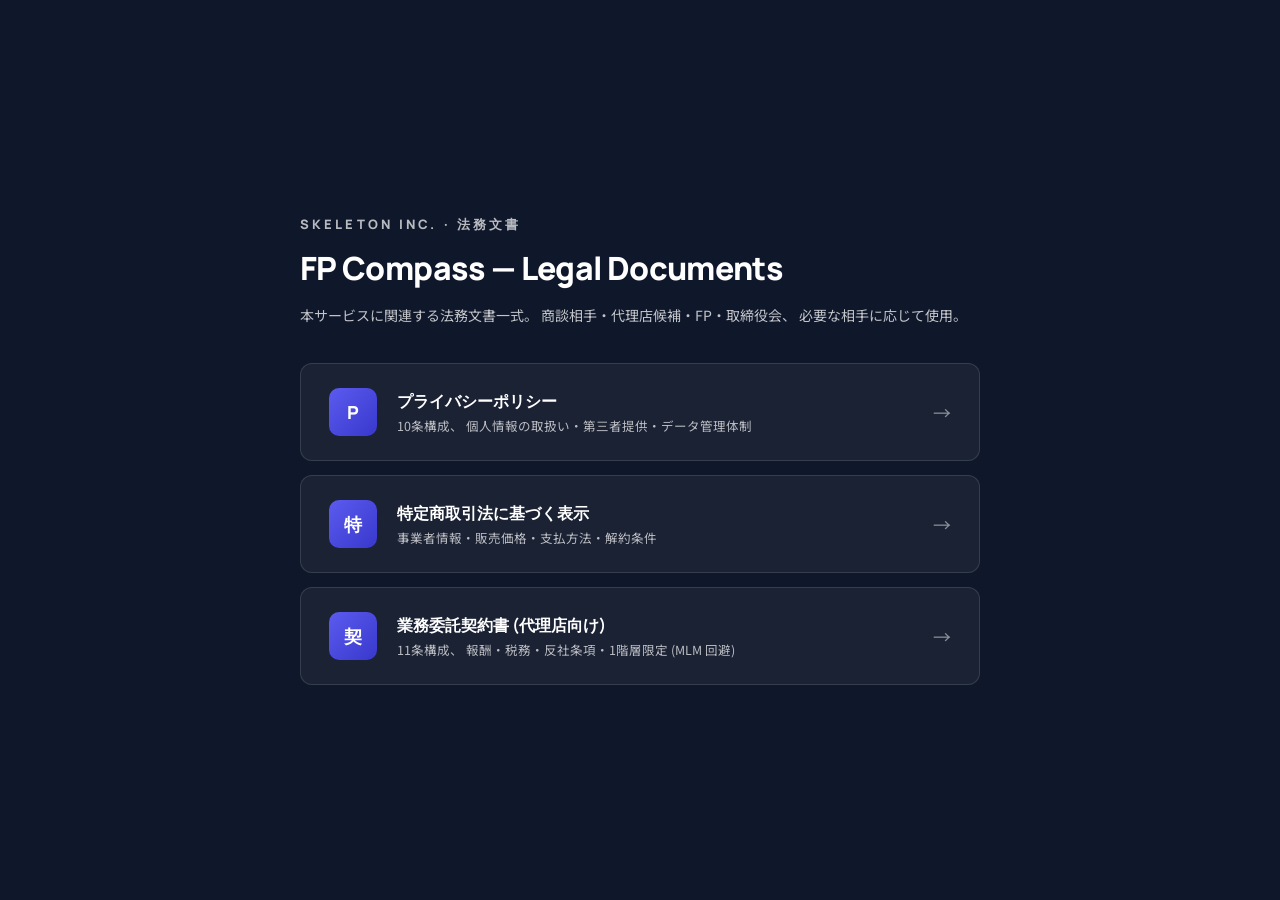
<file: legal/index.html>
<!doctype html>
<html lang="ja">
<head>
<meta charset="utf-8">
<meta name="viewport" content="width=device-width,initial-scale=1">
<title>法務文書 — FP Compass | Skeleton Inc.</title>
<link href="https://fonts.googleapis.com/css2?family=Manrope:wght@600;700;800&family=Noto+Sans+JP:wght@400;500;700&display=swap" rel="stylesheet">
<style>
  *,*::before,*::after { box-sizing:border-box; }
  body { margin:0; font-family:'Noto Sans JP',sans-serif; background:#0F172A; color:#fff;
    min-height:100vh; display:grid; place-items:center; padding:40px 20px;
    -webkit-font-smoothing:antialiased; }
  .wrap { max-width:680px; width:100%; }
  .brand { font-family:'Manrope',sans-serif; font-weight:800; font-size:13px;
    letter-spacing:0.24em; text-transform:uppercase; opacity:0.7; margin-bottom:12px; }
  h1 { font-family:'Manrope',sans-serif; font-weight:800; font-size:32px;
    letter-spacing:-0.02em; margin:0 0 12px; }
  .sub { font-size:14px; opacity:0.75; line-height:1.7; margin-bottom:36px; }
  .grid { display:grid; gap:14px; }
  .card {
    background:rgba(255,255,255,0.05); border:1px solid rgba(255,255,255,0.12);
    border-radius:12px; padding:24px 28px;
    text-decoration:none; color:inherit;
    display:grid; grid-template-columns:auto 1fr auto; gap:20px; align-items:center;
    transition:background .2s, transform .15s;
  }
  .card:hover { background:rgba(255,255,255,0.08); transform:translateX(4px); }
  .card-icon {
    width:48px; height:48px; border-radius:10px;
    background:linear-gradient(135deg,#5B5BF0,#3838CC);
    display:grid; place-items:center;
    font-family:'Manrope',sans-serif; font-weight:800; font-size:18px;
  }
  .card-title { font-family:'Manrope',sans-serif; font-weight:700; font-size:16px; }
  .card-desc { font-size:12.5px; opacity:0.7; margin-top:3px; }
  .card-arrow { font-size:18px; opacity:0.5; }
</style>
</head>
<body>
<div class="wrap">
  <div class="brand">Skeleton Inc. · 法務文書</div>
  <h1>FP Compass — Legal Documents</h1>
  <p class="sub">本サービスに関連する法務文書一式。 商談相手・代理店候補・FP・取締役会、 必要な相手に応じて使用。</p>

  <div class="grid">
    <a class="card" href="./privacy.html">
      <div class="card-icon">P</div>
      <div>
        <div class="card-title">プライバシーポリシー</div>
        <div class="card-desc">10条構成、 個人情報の取扱い・第三者提供・データ管理体制</div>
      </div>
      <div class="card-arrow">→</div>
    </a>
    <a class="card" href="./specified-commercial.html">
      <div class="card-icon">特</div>
      <div>
        <div class="card-title">特定商取引法に基づく表示</div>
        <div class="card-desc">事業者情報・販売価格・支払方法・解約条件</div>
      </div>
      <div class="card-arrow">→</div>
    </a>
    <a class="card" href="./contract.html">
      <div class="card-icon">契</div>
      <div>
        <div class="card-title">業務委託契約書 (代理店向け)</div>
        <div class="card-desc">11条構成、 報酬・税務・反社条項・1階層限定 (MLM 回避)</div>
      </div>
      <div class="card-arrow">→</div>
    </a>
  </div>
</div>
</body>
</html>
</file>
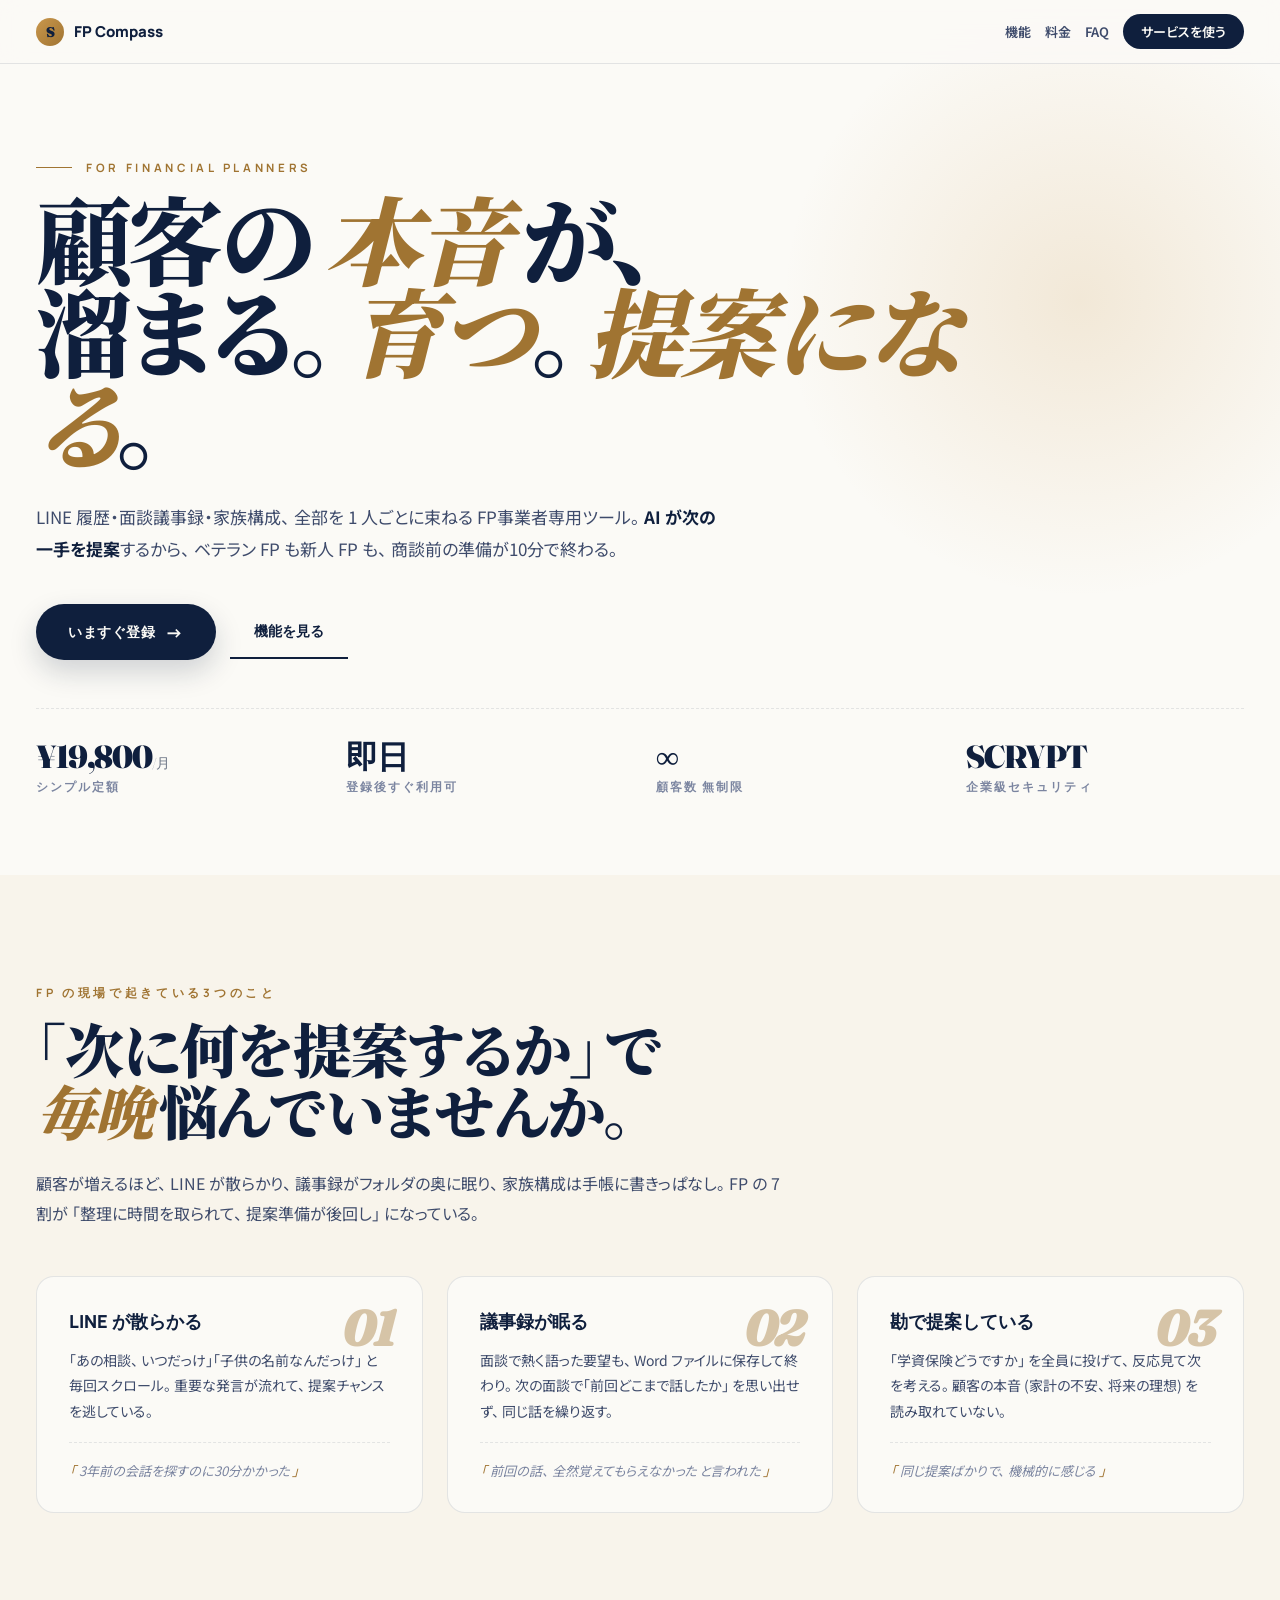
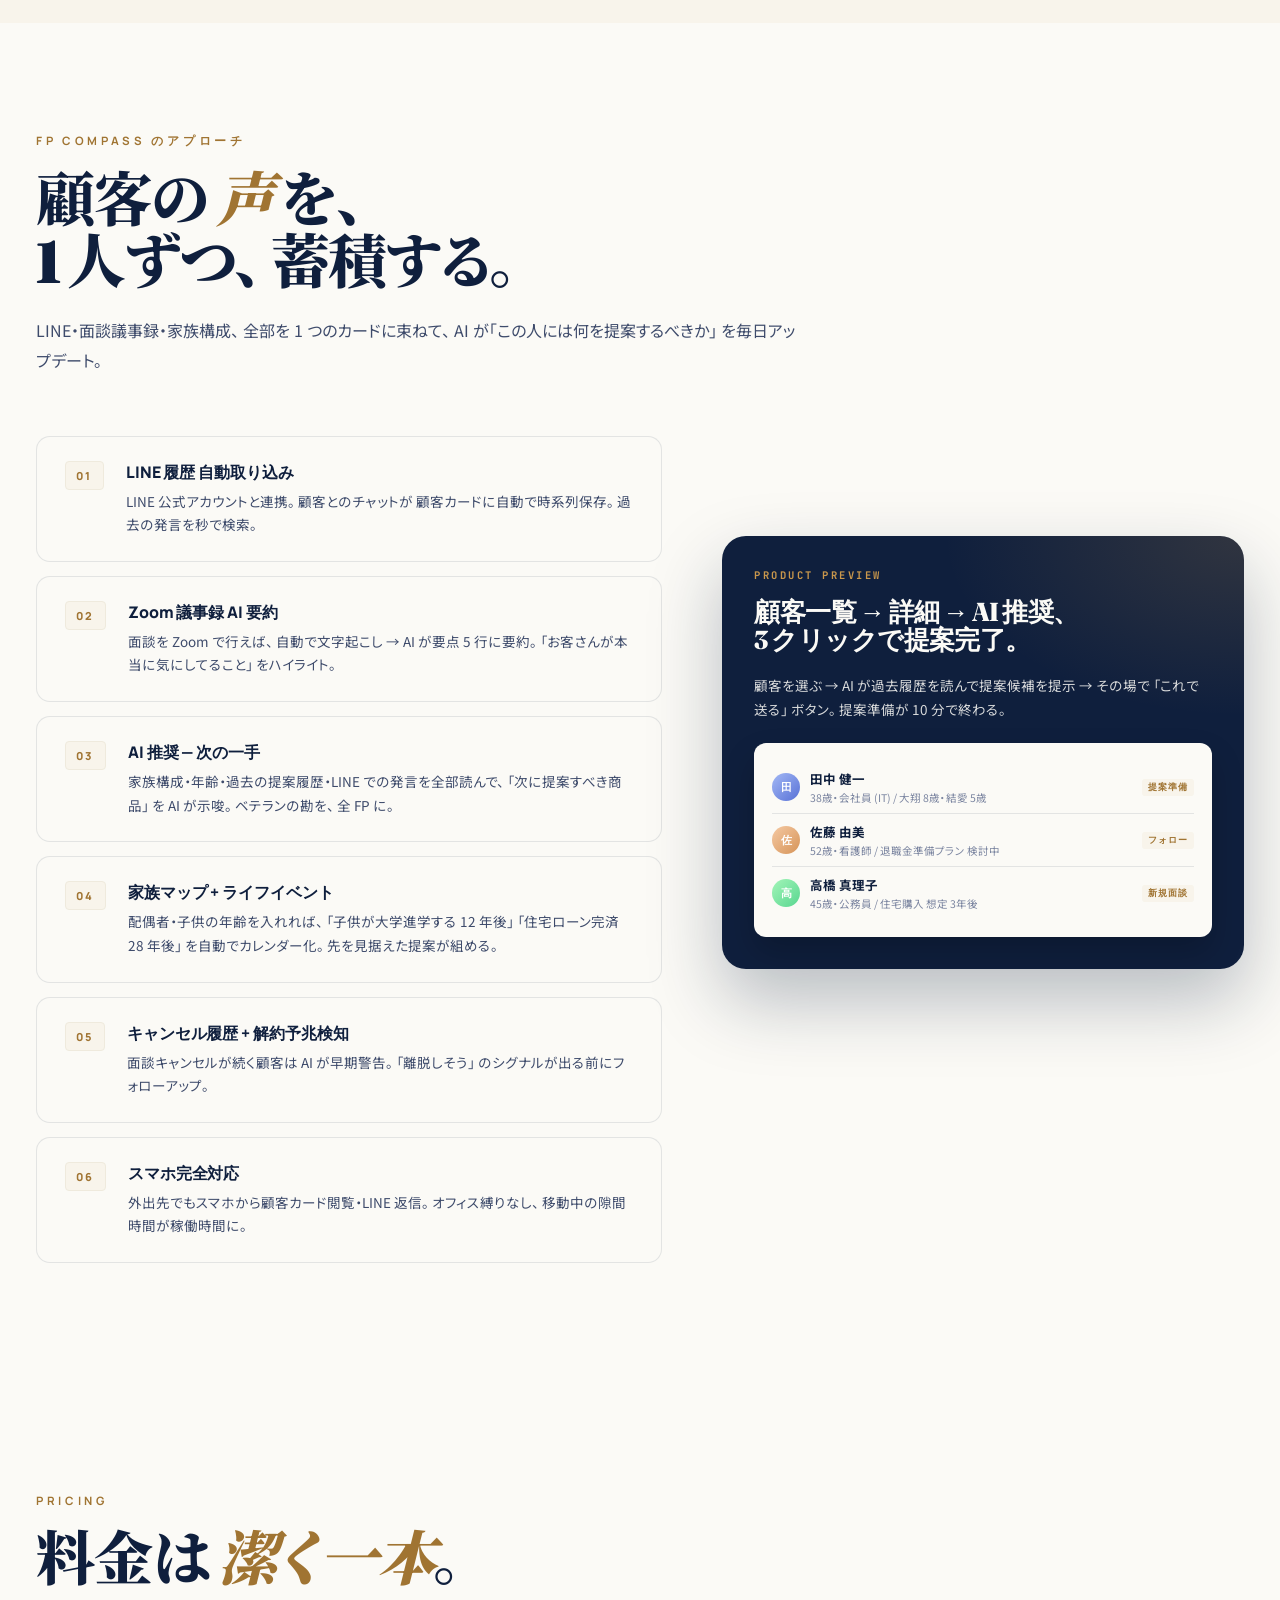
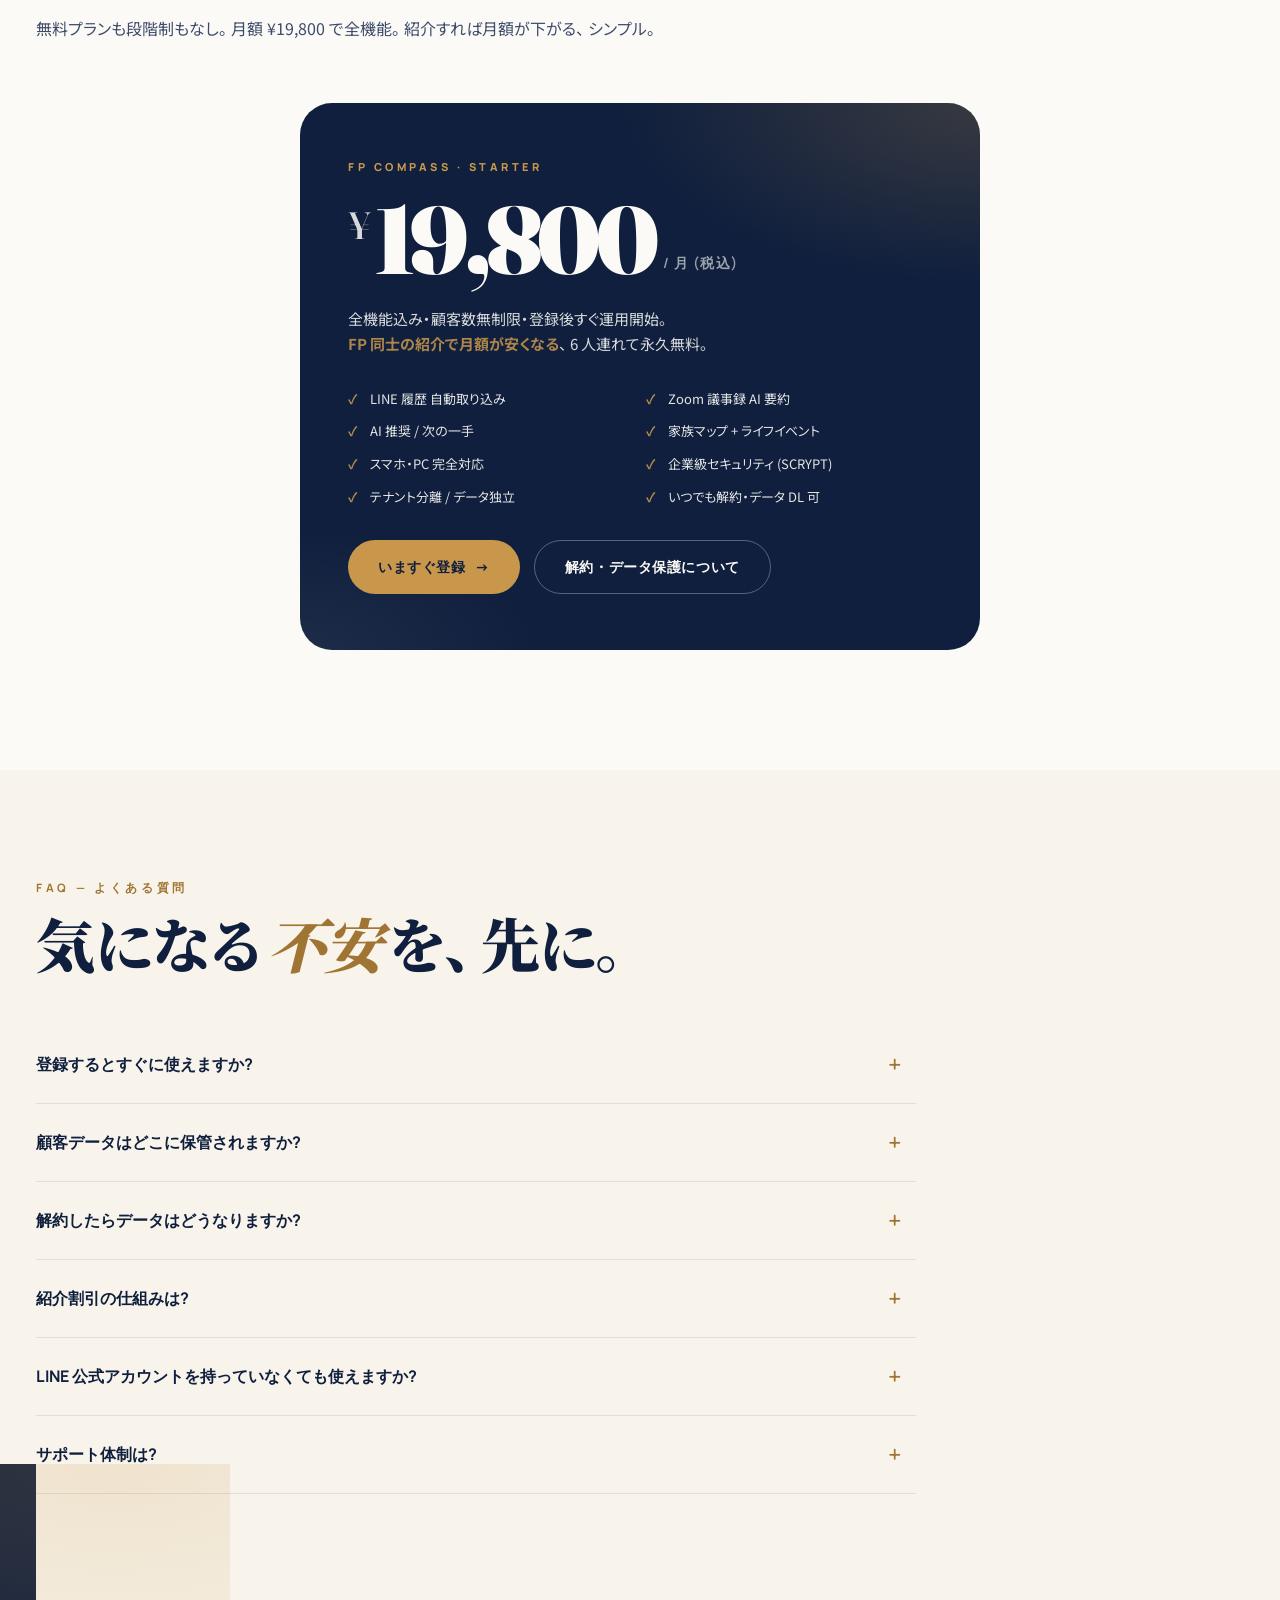
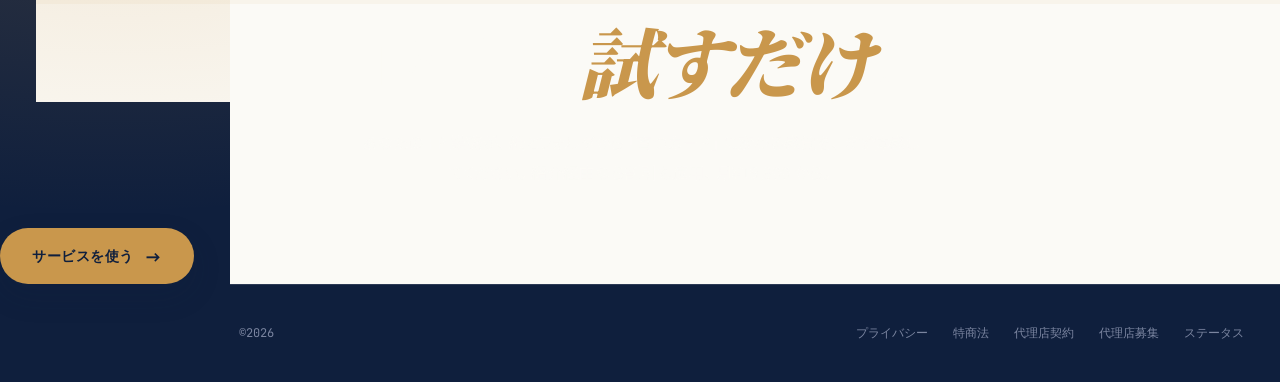
<file: lp/index.html>
<!doctype html>
<html lang="ja">
<head>
<meta charset="utf-8">
<meta name="viewport" content="width=device-width,initial-scale=1">
<title>FP Compass — FP事業者のための顧客管理 SaaS | Skeleton Inc.</title>
<meta name="description" content="LINE連携・Zoom議事録・AI推奨を備えた、FP事業者向け顧客管理ツール。月額¥19,800、紹介で割引適用。">
<link rel="preconnect" href="https://fonts.googleapis.com">
<link rel="preconnect" href="https://fonts.gstatic.com" crossorigin>
<link href="https://fonts.googleapis.com/css2?family=Fraunces:opsz,wght,SOFT@9..144,400;9..144,700;9..144,900&family=Manrope:wght@500;700;800&family=Noto+Serif+JP:wght@500;700;900&family=Noto+Sans+JP:wght@400;500;700&family=JetBrains+Mono:wght@500;700&display=swap" rel="stylesheet">
<style>
  :root {
    --ink:#0F1F3D;
    --ink-2:#3E4B6B;
    --ink-3:#7B85A0;
    --cream:#F8F4EB;
    --cream-2:#EFEADD;
    --gold:#C9974C;
    --gold-2:#A07432;
    --indigo:#3838CC;
    --paper:#FBFAF6;
    --line:rgba(15,31,61,0.10);
  }
  *,*::before,*::after { box-sizing:border-box; }
  html { scroll-behavior:smooth; }
  body { margin:0; background:var(--paper); color:var(--ink);
    font-family:'Noto Sans JP',sans-serif; -webkit-font-smoothing:antialiased;
    font-feature-settings:"palt"; overflow-x:hidden; }
  .serif { font-family:'Fraunces','Noto Serif JP',serif;
    font-variation-settings:"opsz" 144, "SOFT" 30; }
  .ital { font-style:italic; font-variation-settings:"opsz" 144, "SOFT" 100; }
  .mono { font-family:'JetBrains Mono',monospace; }

  /* ==== Nav ==== */
  nav { position:fixed; top:0; left:0; right:0; z-index:100;
    background:rgba(251,250,246,0.85); backdrop-filter:blur(12px);
    border-bottom:1px solid var(--line);
    padding:14px 36px; display:flex; justify-content:space-between; align-items:center; }
  .nav-brand { font-family:'Manrope',sans-serif; font-weight:800; font-size:15px;
    display:flex; align-items:center; gap:10px; }
  .nav-mark { width:28px; height:28px; border-radius:50%;
    background:linear-gradient(135deg,var(--gold),var(--gold-2));
    display:grid; place-items:center;
    font-family:'Fraunces',serif; font-weight:900; font-size:14px; color:var(--ink); }
  .nav-actions { display:flex; gap:14px; align-items:center; }
  .nav-actions a { color:var(--ink-2); text-decoration:none; font-size:13px; font-weight:600; }
  .nav-cta { padding:8px 18px; background:var(--ink); color:var(--paper) !important;
    border-radius:999px; font-weight:700; }

  /* ==== Hero ==== */
  .hero { padding:160px 36px 80px; max-width:1280px; margin:0 auto;
    position:relative; overflow:hidden; }
  .hero::before {
    content:""; position:absolute; top:0; right:-100px; width:600px; height:600px;
    background:radial-gradient(circle, rgba(201,151,76,0.18) 0%, transparent 70%);
    pointer-events:none;
  }
  .hero-eyebrow { font-family:'Manrope'; font-weight:700; font-size:11.5px;
    letter-spacing:0.32em; text-transform:uppercase; color:var(--gold-2);
    margin-bottom:22px; display:flex; align-items:center; gap:14px; }
  .hero-eyebrow::before { content:""; width:36px; height:1px; background:var(--gold-2); }
  .hero h1 { font-family:'Fraunces','Noto Serif JP',serif; font-weight:900;
    font-variation-settings:"opsz" 144, "SOFT" 30;
    font-size:clamp(46px,7.5vw,108px); line-height:0.96; letter-spacing:-0.04em;
    margin:0 0 28px; position:relative; max-width:980px; }
  .hero h1 em { font-style:italic; color:var(--gold-2);
    font-variation-settings:"opsz" 144, "SOFT" 100; }
  .hero-sub { font-size:17px; line-height:1.85; color:var(--ink-2);
    max-width:680px; margin:0 0 40px; position:relative; }
  .hero-sub b { color:var(--ink); font-weight:700; }
  .hero-cta { display:flex; gap:14px; align-items:center; flex-wrap:wrap;
    position:relative; }
  .btn-primary { padding:16px 32px; background:var(--ink); color:var(--paper);
    text-decoration:none; border-radius:999px; font-family:'Manrope',sans-serif;
    font-weight:800; font-size:14px; letter-spacing:0.04em;
    display:inline-flex; align-items:center; gap:10px;
    transition:transform .15s, box-shadow .15s;
    box-shadow:0 12px 28px rgba(15,31,61,0.18); }
  .btn-primary:hover { transform:translateY(-2px);
    box-shadow:0 16px 36px rgba(15,31,61,0.28); }
  .btn-primary::after { content:"→"; font-size:18px; }
  .btn-ghost { padding:16px 24px; background:transparent; color:var(--ink);
    text-decoration:none; font-family:'Manrope',sans-serif;
    font-weight:700; font-size:14px; border-bottom:2px solid var(--ink); }

  .hero-trust { margin-top:48px; padding-top:32px; border-top:1px dashed var(--line);
    display:grid; grid-template-columns:repeat(4,1fr); gap:32px; position:relative; }
  .trust-item { font-family:'Manrope',sans-serif; }
  .trust-num { font-family:'Fraunces',serif; font-weight:900;
    font-variation-settings:"opsz" 144;
    font-size:32px; line-height:1; letter-spacing:-0.03em; color:var(--ink); }
  .trust-num small { font-size:14px; opacity:0.6; font-weight:500; }
  .trust-lbl { font-size:11.5px; color:var(--ink-3); letter-spacing:0.18em;
    text-transform:uppercase; font-weight:700; margin-top:6px; }

  /* ==== Section base ==== */
  section { padding:110px 36px; max-width:1280px; margin:0 auto; }
  .sec-eyebrow { font-family:'Manrope'; font-weight:700; font-size:11.5px;
    letter-spacing:0.32em; text-transform:uppercase; color:var(--gold-2);
    margin-bottom:20px; }
  .sec-h { font-family:'Fraunces','Noto Serif JP',serif; font-weight:900;
    font-variation-settings:"opsz" 144, "SOFT" 30;
    font-size:clamp(36px,4.6vw,60px); line-height:1.05; letter-spacing:-0.025em;
    margin:0 0 24px; max-width:880px; }
  .sec-h em { font-style:italic; color:var(--gold-2);
    font-variation-settings:"opsz" 144, "SOFT" 100; }
  .sec-lead { font-size:16px; line-height:1.85; color:var(--ink-2); max-width:760px; }

  /* ==== Pain Points ==== */
  .pain { background:var(--cream); }
  .pain-grid { display:grid; grid-template-columns:repeat(3,1fr); gap:24px; margin-top:48px; }
  .pain-card { background:var(--paper); border:1px solid var(--line); border-radius:18px;
    padding:32px; position:relative; }
  .pain-num { font-family:'Fraunces',serif; font-weight:900; font-style:italic;
    font-variation-settings:"opsz" 144, "SOFT" 80;
    font-size:52px; line-height:1; letter-spacing:-0.04em; color:var(--gold-2);
    opacity:0.4; position:absolute; top:24px; right:28px; }
  .pain-h { font-family:'Manrope',sans-serif; font-weight:800; font-size:18px;
    margin:0 0 12px; padding-right:60px; }
  .pain-p { font-size:14px; color:var(--ink-2); line-height:1.8; }
  .pain-quote { margin-top:18px; padding-top:18px; border-top:1px dashed var(--line);
    font-style:italic; color:var(--ink-3); font-size:13px; }
  .pain-quote::before { content:"「 "; color:var(--gold-2); }
  .pain-quote::after { content:" 」"; color:var(--gold-2); }

  /* ==== Solution ==== */
  .solution-grid { display:grid; grid-template-columns:1.2fr 1fr; gap:60px;
    margin-top:60px; align-items:start; }
  .feature-stack { display:grid; gap:14px; }
  .feat { background:var(--paper); border:1px solid var(--line); border-radius:14px;
    padding:24px 28px; display:grid; grid-template-columns:auto 1fr; gap:22px;
    align-items:start; transition:transform .25s, box-shadow .25s; }
  .feat:hover { transform:translateX(6px); box-shadow:-8px 8px 0 var(--gold); }
  .feat-num { font-family:'Manrope',sans-serif; font-weight:800; font-size:11px;
    letter-spacing:0.22em; color:var(--gold-2);
    background:var(--cream); padding:6px 10px; border-radius:4px;
    border:1px solid var(--cream-2); }
  .feat-h { font-family:'Manrope',sans-serif; font-weight:800; font-size:16px;
    margin:0 0 6px; letter-spacing:-0.005em; }
  .feat-p { font-size:13.5px; color:var(--ink-2); line-height:1.75; margin:0; }

  .showcase { background:var(--ink); border-radius:24px; padding:32px;
    color:var(--paper); position:sticky; top:100px;
    box-shadow:0 32px 72px rgba(15,31,61,0.28); overflow:hidden; position:relative; }
  .showcase::before { content:""; position:absolute; inset:0;
    background:radial-gradient(ellipse 500px 300px at 100% 0%, rgba(201,151,76,0.18), transparent 60%);
    pointer-events:none; }
  .showcase-tag { font-family:'JetBrains Mono'; font-weight:700; font-size:10.5px;
    letter-spacing:0.24em; color:var(--gold); margin-bottom:16px; position:relative; }
  .showcase h3 { font-family:'Fraunces',serif; font-weight:800;
    font-variation-settings:"opsz" 144, "SOFT" 30;
    font-size:26px; line-height:1.1; letter-spacing:-0.02em;
    margin:0 0 18px; position:relative; }
  .showcase p { font-size:13.5px; line-height:1.8; opacity:0.85; position:relative; }
  .showcase-screen {
    background:var(--paper); border-radius:12px; padding:18px;
    color:var(--ink); margin-top:22px; position:relative;
    box-shadow:0 16px 32px rgba(0,0,0,0.2);
  }
  .ss-row { display:flex; gap:10px; align-items:center; padding:8px 0;
    border-bottom:1px solid var(--line); font-size:12.5px; }
  .ss-row:last-child { border-bottom:none; }
  .ss-avatar { width:28px; height:28px; border-radius:50%;
    background:linear-gradient(135deg,#A3B8F5,#5871D6); color:#fff;
    display:grid; place-items:center; font-weight:800; font-size:11px;
    font-family:'Manrope',sans-serif; }
  .ss-info { flex:1; }
  .ss-name { font-weight:700; }
  .ss-meta { font-size:10.5px; color:var(--ink-3); margin-top:2px; }
  .ss-tag { font-family:'JetBrains Mono'; font-size:9px; letter-spacing:0.1em;
    padding:2px 6px; border-radius:3px; background:var(--cream); color:var(--gold-2); font-weight:700; }

  /* ==== Pricing ==== */
  .price-block { padding:120px 36px; }
  .price-card { max-width:680px; margin:60px auto 0; background:var(--ink);
    color:var(--paper); border-radius:32px; padding:56px 48px;
    position:relative; overflow:hidden; }
  .price-card::before { content:""; position:absolute; inset:0;
    background:
      radial-gradient(ellipse 600px 300px at 100% 0%, rgba(201,151,76,0.22), transparent 60%),
      radial-gradient(ellipse 400px 200px at 0% 100%, rgba(255,255,255,0.06), transparent 60%);
    pointer-events:none; }
  .price-tag { font-family:'Manrope'; font-weight:800; font-size:11px;
    letter-spacing:0.32em; text-transform:uppercase; color:var(--gold);
    margin-bottom:20px; position:relative; }
  .price-amount { font-family:'Fraunces',serif; font-weight:900;
    font-variation-settings:"opsz" 144;
    font-size:96px; line-height:0.95; letter-spacing:-0.045em;
    display:flex; align-items:flex-start; gap:8px; position:relative; }
  .price-amount .yen { font-size:38px; font-weight:500; margin-top:14px; opacity:0.85; }
  .price-amount .per { font-family:'Manrope',sans-serif; font-size:14px; font-weight:600;
    letter-spacing:0.08em; text-transform:uppercase; margin-top:62px; opacity:0.6; }
  .price-tagline { margin-top:20px; font-size:15px; line-height:1.7; opacity:0.85;
    position:relative; }
  .price-tagline b { color:var(--gold); font-weight:700; }
  .price-features { margin-top:32px; display:grid; grid-template-columns:repeat(2,1fr);
    gap:12px; position:relative; }
  .price-feat { font-size:13px; padding-left:22px; position:relative; opacity:0.9; line-height:1.6; }
  .price-feat::before { content:"✓"; position:absolute; left:0; color:var(--gold);
    font-weight:700; }
  .price-cta { margin-top:32px; display:flex; gap:14px; position:relative; flex-wrap:wrap; }
  .price-cta .btn { padding:16px 30px; border-radius:999px;
    font-family:'Manrope',sans-serif; font-weight:800; font-size:14px;
    letter-spacing:0.04em; text-decoration:none;
    display:inline-flex; align-items:center; gap:10px; }
  .price-cta .btn-gold { background:var(--gold); color:var(--ink); }
  .price-cta .btn-gold::after { content:"→"; }
  .price-cta .btn-line { color:var(--paper); border:1px solid rgba(255,255,255,0.3); }

  /* ==== FAQ ==== */
  .faq { background:var(--cream); }
  .faq-list { margin-top:48px; max-width:880px; }
  .faq-item { border-bottom:1px solid var(--line); padding:24px 0; cursor:pointer; }
  .faq-item summary { font-family:'Manrope',sans-serif; font-weight:700; font-size:16px;
    list-style:none; display:flex; justify-content:space-between; align-items:center;
    padding-right:14px; }
  .faq-item summary::-webkit-details-marker { display:none; }
  .faq-item summary::after { content:"+"; font-family:'Fraunces',serif; font-weight:900;
    font-size:24px; color:var(--gold-2); transition:transform .3s; }
  .faq-item[open] summary::after { transform:rotate(45deg); }
  .faq-item p { margin:14px 0 0; font-size:14px; line-height:1.85; color:var(--ink-2); padding-right:30px; }

  /* ==== Closing ==== */
  .closing { background:var(--ink); color:var(--paper); padding:140px 36px 80px;
    position:relative; overflow:hidden; text-align:center; }
  .closing::before { content:""; position:absolute; inset:0;
    background:radial-gradient(ellipse 1000px 500px at 50% 0%, rgba(201,151,76,0.18), transparent 70%);
    pointer-events:none; }
  .closing h2 { font-family:'Fraunces','Noto Serif JP',serif; font-weight:900;
    font-variation-settings:"opsz" 144, "SOFT" 30;
    font-size:clamp(40px,6vw,84px); line-height:1; letter-spacing:-0.03em;
    margin:0 0 24px; position:relative; }
  .closing h2 em { font-style:italic; color:var(--gold);
    font-variation-settings:"opsz" 144, "SOFT" 100; }
  .closing p { font-size:16px; line-height:1.85; opacity:0.85;
    max-width:560px; margin:0 auto 40px; position:relative; }
  .closing .btn-primary { background:var(--gold); color:var(--ink); position:relative; }
  .closing .btn-primary:hover { background:var(--paper); }

  /* ==== Footer ==== */
  footer { padding:40px 36px; border-top:1px solid rgba(255,255,255,0.12);
    color:var(--ink-3); display:grid; grid-template-columns:1fr auto; gap:20px;
    background:var(--ink); font-size:12px; font-family:'JetBrains Mono'; }
  footer a { color:var(--ink-3); text-decoration:none; margin-left:18px; }
  footer a:hover { color:var(--paper); }

  /* ==== Responsive ==== */
  @media (max-width:980px) {
    nav { padding:12px 22px; }
    .hero { padding:140px 22px 60px; }
    section, .price-block, .closing { padding-left:22px; padding-right:22px; }
    section, .price-block { padding-top:80px; padding-bottom:80px; }
    .hero-trust { grid-template-columns:1fr 1fr; gap:20px; }
    .pain-grid { grid-template-columns:1fr; }
    .solution-grid { grid-template-columns:1fr; gap:40px; }
    .showcase { position:relative; top:0; }
    .price-card { padding:40px 28px; }
    .price-amount { font-size:64px; }
    .price-amount .per { margin-top:42px; }
    .price-features { grid-template-columns:1fr; }
    footer { grid-template-columns:1fr; text-align:left; }
    footer .foot-links { margin-left:0; }
    footer .foot-links a:first-child { margin-left:0; }
  }
</style>
</head>
<body>

<nav>
  <div class="nav-brand">
    <span class="nav-mark">S</span>
    <span>FP Compass</span>
  </div>
  <div class="nav-actions">
    <a href="#features">機能</a>
    <a href="#pricing">料金</a>
    <a href="#faq">FAQ</a>
    <a href="/" class="nav-cta">サービスを使う</a>
  </div>
</nav>

<!-- HERO -->
<header class="hero">
  <div class="hero-eyebrow">FOR FINANCIAL PLANNERS</div>
  <h1>顧客の <em>本音</em> が、<br>溜まる。 <em>育つ</em>。 <em>提案になる</em>。</h1>
  <p class="hero-sub">
    LINE 履歴・面談議事録・家族構成、 全部を 1 人ごとに束ねる FP事業者専用ツール。
    <b>AI が次の一手を提案</b>するから、 ベテラン FP も新人 FP も、 商談前の準備が10分で終わる。
  </p>
  <div class="hero-cta">
    <a class="btn-primary" href="/">いますぐ登録</a>
    <a class="btn-ghost" href="#features">機能を見る</a>
  </div>

  <div class="hero-trust">
    <div class="trust-item">
      <div class="trust-num">¥19,800<small>/月</small></div>
      <div class="trust-lbl">シンプル定額</div>
    </div>
    <div class="trust-item">
      <div class="trust-num">即日</div>
      <div class="trust-lbl">登録後すぐ利用可</div>
    </div>
    <div class="trust-item">
      <div class="trust-num">∞</div>
      <div class="trust-lbl">顧客数 無制限</div>
    </div>
    <div class="trust-item">
      <div class="trust-num">SCRYPT</div>
      <div class="trust-lbl">企業級セキュリティ</div>
    </div>
  </div>
</header>

<!-- PAIN POINTS -->
<section class="pain" id="pain">
  <div class="sec-eyebrow">FP の現場で起きている3つのこと</div>
  <h2 class="sec-h">「次に何を提案するか」 で<br><em>毎晩</em> 悩んでいませんか。</h2>
  <p class="sec-lead">
    顧客が増えるほど、 LINE が散らかり、 議事録がフォルダの奥に眠り、 家族構成は手帳に書きっぱなし。
    FP の 7 割が 「整理に時間を取られて、 提案準備が後回し」 になっている。
  </p>

  <div class="pain-grid">
    <div class="pain-card">
      <div class="pain-num">01</div>
      <h3 class="pain-h">LINE が散らかる</h3>
      <p class="pain-p">「あの相談、 いつだっけ」「子供の名前なんだっけ」 と毎回スクロール。
        重要な発言が流れて、 提案チャンスを逃している。</p>
      <div class="pain-quote">3年前の会話を探すのに30分かかった</div>
    </div>
    <div class="pain-card">
      <div class="pain-num">02</div>
      <h3 class="pain-h">議事録が眠る</h3>
      <p class="pain-p">面談で熱く語った要望も、 Word ファイルに保存して終わり。
        次の面談で「前回どこまで話したか」 を思い出せず、 同じ話を繰り返す。</p>
      <div class="pain-quote">前回の話、 全然覚えてもらえなかった と言われた</div>
    </div>
    <div class="pain-card">
      <div class="pain-num">03</div>
      <h3 class="pain-h">勘で提案している</h3>
      <p class="pain-p">「学資保険どうですか」 を全員に投げて、 反応見て次を考える。
        顧客の本音 (家計の不安、 将来の理想) を読み取れていない。</p>
      <div class="pain-quote">同じ提案ばかりで、 機械的に感じる</div>
    </div>
  </div>
</section>

<!-- SOLUTION -->
<section id="features">
  <div class="sec-eyebrow">FP Compass のアプローチ</div>
  <h2 class="sec-h">顧客の <em>声</em> を、<br>1 人ずつ、 蓄積する。</h2>
  <p class="sec-lead">
    LINE・面談議事録・家族構成、 全部を 1 つのカードに束ねて、
    AI が「この人には何を提案するべきか」 を毎日アップデート。
  </p>

  <div class="solution-grid">
    <div class="feature-stack">
      <div class="feat">
        <div class="feat-num">01</div>
        <div>
          <h4 class="feat-h">LINE 履歴 自動取り込み</h4>
          <p class="feat-p">LINE 公式アカウントと連携。 顧客とのチャットが
          顧客カードに自動で時系列保存。 過去の発言を秒で検索。</p>
        </div>
      </div>
      <div class="feat">
        <div class="feat-num">02</div>
        <div>
          <h4 class="feat-h">Zoom 議事録 AI 要約</h4>
          <p class="feat-p">面談を Zoom で行えば、 自動で文字起こし → AI が要点 5 行に要約。
          「お客さんが本当に気にしてること」 をハイライト。</p>
        </div>
      </div>
      <div class="feat">
        <div class="feat-num">03</div>
        <div>
          <h4 class="feat-h">AI 推奨 — 次の一手</h4>
          <p class="feat-p">家族構成・年齢・過去の提案履歴・LINE での発言を全部読んで、
          「次に提案すべき商品」 を AI が示唆。 ベテランの勘を、 全 FP に。</p>
        </div>
      </div>
      <div class="feat">
        <div class="feat-num">04</div>
        <div>
          <h4 class="feat-h">家族マップ + ライフイベント</h4>
          <p class="feat-p">配偶者・子供の年齢を入れれば、 「子供が大学進学する 12 年後」
          「住宅ローン完済 28 年後」 を自動でカレンダー化。 先を見据えた提案が組める。</p>
        </div>
      </div>
      <div class="feat">
        <div class="feat-num">05</div>
        <div>
          <h4 class="feat-h">キャンセル履歴 + 解約予兆検知</h4>
          <p class="feat-p">面談キャンセルが続く顧客は AI が早期警告。
          「離脱しそう」 のシグナルが出る前にフォローアップ。</p>
        </div>
      </div>
      <div class="feat">
        <div class="feat-num">06</div>
        <div>
          <h4 class="feat-h">スマホ完全対応</h4>
          <p class="feat-p">外出先でもスマホから顧客カード閲覧・LINE 返信。
          オフィス縛りなし、 移動中の隙間時間が稼働時間に。</p>
        </div>
      </div>
    </div>

    <div class="showcase">
      <div class="showcase-tag">PRODUCT PREVIEW</div>
      <h3>顧客一覧 → 詳細 → AI 推奨、<br>3 クリックで提案完了。</h3>
      <p>顧客を選ぶ → AI が過去履歴を読んで提案候補を提示 →
      その場で 「これで送る」 ボタン。 提案準備が 10 分で終わる。</p>
      <div class="showcase-screen">
        <div class="ss-row">
          <div class="ss-avatar">田</div>
          <div class="ss-info">
            <div class="ss-name">田中 健一</div>
            <div class="ss-meta">38歳・会社員 (IT) / 大翔 8歳・結愛 5歳</div>
          </div>
          <div class="ss-tag">提案準備</div>
        </div>
        <div class="ss-row">
          <div class="ss-avatar" style="background:linear-gradient(135deg,#F5C9A3,#D69458);">佐</div>
          <div class="ss-info">
            <div class="ss-name">佐藤 由美</div>
            <div class="ss-meta">52歳・看護師 / 退職金準備プラン 検討中</div>
          </div>
          <div class="ss-tag">フォロー</div>
        </div>
        <div class="ss-row">
          <div class="ss-avatar" style="background:linear-gradient(135deg,#A3F5B8,#58D690);">高</div>
          <div class="ss-info">
            <div class="ss-name">高橋 真理子</div>
            <div class="ss-meta">45歳・公務員 / 住宅購入 想定 3年後</div>
          </div>
          <div class="ss-tag">新規面談</div>
        </div>
      </div>
    </div>
  </div>
</section>

<!-- PRICING -->
<section class="price-block" id="pricing">
  <div class="sec-eyebrow">PRICING</div>
  <h2 class="sec-h">料金は <em>潔く一本</em>。</h2>
  <p class="sec-lead">無料プランも段階制もなし。 月額 ¥19,800 で全機能。
    紹介すれば月額が下がる、 シンプル。</p>

  <div class="price-card">
    <div class="price-tag">FP Compass · Starter</div>
    <div class="price-amount">
      <span class="yen">¥</span>
      <span>19,800</span>
      <span class="per">/ 月 (税込)</span>
    </div>
    <p class="price-tagline">
      全機能込み・顧客数無制限・登録後すぐ運用開始。<br>
      <b>FP 同士の紹介で月額が安くなる</b>、 6 人連れて永久無料。
    </p>
    <div class="price-features">
      <div class="price-feat">LINE 履歴 自動取り込み</div>
      <div class="price-feat">Zoom 議事録 AI 要約</div>
      <div class="price-feat">AI 推奨 / 次の一手</div>
      <div class="price-feat">家族マップ + ライフイベント</div>
      <div class="price-feat">スマホ・PC 完全対応</div>
      <div class="price-feat">企業級セキュリティ (SCRYPT)</div>
      <div class="price-feat">テナント分離 / データ独立</div>
      <div class="price-feat">いつでも解約・データ DL 可</div>
    </div>
    <div class="price-cta">
      <a class="btn btn-gold" href="/">いますぐ登録</a>
      <a class="btn btn-line" href="#faq">解約・データ保護について</a>
    </div>
  </div>
</section>

<!-- FAQ -->
<section class="faq" id="faq">
  <div class="sec-eyebrow">FAQ — よくある質問</div>
  <h2 class="sec-h">気になる <em>不安</em> を、 先に。</h2>

  <div class="faq-list">
    <details class="faq-item">
      <summary>登録するとすぐに使えますか?</summary>
      <p>はい。 メアド・パスワード入力後、 クレジットカードで初月分を決済 → 即時に管理画面で利用開始です。 翌月以降も同日に自動課金、 解約はいつでも管理画面からワンクリックで可能。</p>
    </details>
    <details class="faq-item">
      <summary>顧客データはどこに保管されますか?</summary>
      <p>Google Cloud の Firestore (東京リージョン) に保管されます。 各 FP事業者ごとに
      完全に分離されており、 他の FP がアクセスすることは技術的に不可能です。
      パスワードは SCRYPT で暗号化、 通信は TLS 1.3 で保護されます。</p>
    </details>
    <details class="faq-item">
      <summary>解約したらデータはどうなりますか?</summary>
      <p>解約後 30 日間データが保管され、 その期間中はいつでも JSON 形式で全データを
      ダウンロードできます。 30 日経過後、 完全削除されます。</p>
    </details>
    <details class="faq-item">
      <summary>紹介割引の仕組みは?</summary>
      <p>あなた専用の紹介 URL を他の FP に共有し、 そこから登録 → 有料化した FP の数だけ
      あなたの月額が下がります (1 人あたり -¥3,500、 最大 6 人で永久無料)。
      紹介した FP が解約すると割引も連動して減ります。</p>
    </details>
    <details class="faq-item">
      <summary>LINE 公式アカウントを持っていなくても使えますか?</summary>
      <p>もちろん使えます。 LINE 連携は任意機能で、 顧客管理・議事録 AI・提案準備
      といった主要機能は LINE なしで完結します。 後から LINE 連携を追加することも可能。</p>
    </details>
    <details class="faq-item">
      <summary>サポート体制は?</summary>
      <p>平日 10-18 時、 メール (support@skeleton-inc.jp) で対応。 AI チャットボット
      (24 時間) で基本的な質問は即時回答。 重要なトラブルは Skeleton 代表が直接対応します。</p>
    </details>
  </div>
</section>

<!-- CLOSING -->
<footer-section class="closing">
  <h2>14 日。 <em>試すだけ</em>。</h2>
  <p>あなたの FP 業務が、 紙とフォルダから 「育つカード」 に変わる感覚を、 まず体感してください。
  紹介経由なら割引も適用、 月¥19,800 から。</p>
  <a class="btn-primary" href="/">サービスを使う</a>
</footer-section>

<footer>
  <div>Skeleton Inc. · FP Compass · ©2026</div>
  <div class="foot-links">
    <a href="../legal/privacy.html">プライバシー</a>
    <a href="../legal/specified-commercial.html">特商法</a>
    <a href="../legal/contract.html">代理店契約</a>
    <a href="../agency/apply.html">代理店募集</a>
    <a href="../status.html">ステータス</a>
  </div>
</footer>

</body>
</html>
</file>
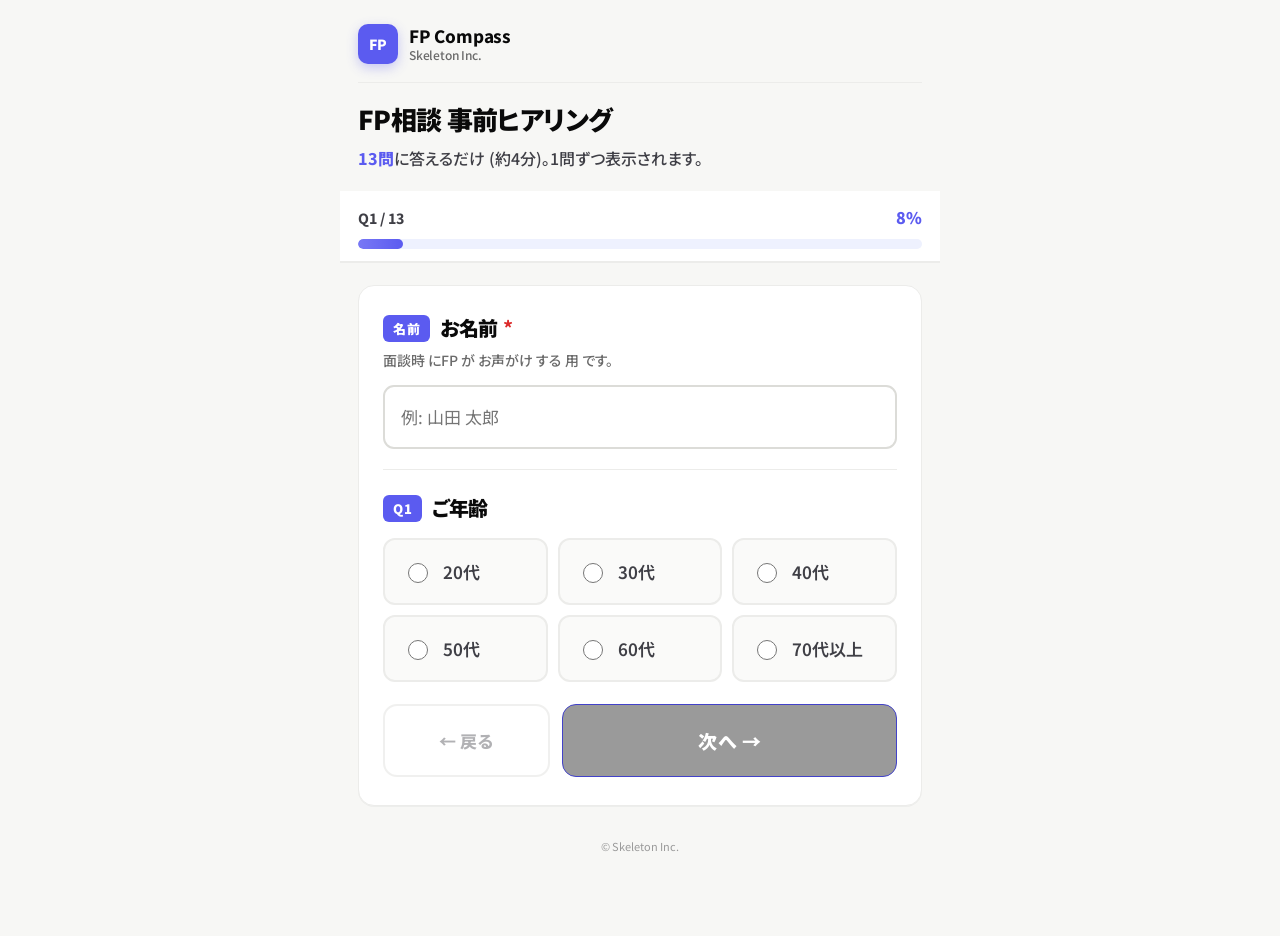
<file: survey/index.html>
<!doctype html>
<html lang="ja">
<head>
<meta charset="utf-8">
<meta name="viewport" content="width=device-width,initial-scale=1">
<title>FP相談 事前ヒアリング | FP Compass</title>
<link rel="preconnect" href="https://fonts.googleapis.com">
<link href="https://fonts.googleapis.com/css2?family=Manrope:wght@400;500;600;700;800&family=Noto+Sans+JP:wght@400;500;600;700&display=swap" rel="stylesheet">
<script src="https://static.line-scdn.net/liff/edge/2/sdk.js"></script>
<style>
  :root{
    --bg:#F7F7F5; --paper:#FFFFFF; --surface-2:#FAFAF9;
    --ink:#0A0A0A; --ink-2:#3F3F46; --ink-3:#6B6B6B; --muted:#9A9A9A;
    --accent:#5B5BF0; --accent-2:#4242C9; --accent-3:#7878F5;
    --accent-soft:#EEF1FE; --accent-faint:#F5F7FF;
    --line:#ECECEA; --line-2:#DCDCD8;
    --ok:#047647; --ok-soft:#ECFDF3;
    --warn:#B5530F; --warn-soft:#FFF6E5;
    --green:#06c755;
    --font-display:"Manrope","Noto Sans JP",-apple-system,sans-serif;
    --font-body:"Noto Sans JP","Manrope",-apple-system,sans-serif;
  }
  *{box-sizing:border-box;-webkit-tap-highlight-color:transparent}
  body{margin:0;background:var(--bg);color:var(--ink);font-family:'Noto Sans JP',-apple-system,sans-serif;line-height:1.6;font-feature-settings:"palt" 1;-webkit-font-smoothing:antialiased;letter-spacing:0}
  .wrap{max-width:600px;margin:0 auto;padding:24px 18px 80px}
  .header{display:flex;align-items:center;gap:11px;margin-bottom:20px;padding-bottom:18px;border-bottom:1px solid var(--line)}
  .logo{width:40px;height:40px;background:var(--accent);color:#fff;font-family:'Noto Sans JP',sans-serif;font-weight:900;font-size:14px;border-radius:10px;display:flex;align-items:center;justify-content:center;letter-spacing:-0.02em;box-shadow:0 4px 12px rgba(91,91,240,0.30)}
  .brand{font-family:'Noto Sans JP',sans-serif;font-weight:800;font-size:17px;letter-spacing:-0.012em;line-height:1.2}
  .brand small{color:var(--ink-3);font-weight:500;display:block;font-size:12px;margin-top:2px}
  h1{font-family:'Noto Sans JP',sans-serif;font-size:26px;font-weight:900;letter-spacing:-0.025em;margin:0 0 10px;color:var(--ink);line-height:1.25}
  .lead{color:var(--ink-2);font-size:16px;font-weight:500;margin-bottom:20px;line-height:1.6}
  .lead strong{color:var(--accent);font-weight:800}

  /* ★ 大型 進捗バー (50-60代 視認性) — 太い+上 sticky */
  .progress-wrap{position:sticky;top:0;z-index:10;margin:0 -18px 22px;background:var(--paper);border-bottom:2px solid var(--line);padding:14px 18px 12px}
  .progress-label{display:flex;justify-content:space-between;align-items:baseline;font-family:'Noto Sans JP',sans-serif;font-size:14px;font-weight:800;color:var(--ink-2);letter-spacing:0;margin-bottom:8px}
  .progress-label .pct{color:var(--accent);font-weight:900;font-size:16px}
  .progress-bar{height:10px;background:var(--accent-soft);border-radius:100px;overflow:hidden}
  .progress-bar-fill{height:100%;background-image:linear-gradient(90deg,var(--accent-3),var(--accent));border-radius:100px;transition:width .35s cubic-bezier(.2,.7,.2,1)}

  .section{background:var(--paper);border:1px solid var(--line);border-radius:14px;padding:18px 20px;margin-bottom:14px;box-shadow:0 1px 0 rgba(16,24,40,.04)}
  .section-head{display:flex;align-items:center;gap:8px;margin-bottom:14px;padding-bottom:12px;border-bottom:1px solid var(--line)}
  .section-eyebrow{font-family:var(--font-display);font-size:10.5px;font-weight:700;letter-spacing:0.1em;text-transform:uppercase;color:var(--accent);background:var(--accent-soft);border:1px solid #DDE1FB;padding:3px 9px;border-radius:100px;flex-shrink:0}
  .section-title{font-family:var(--font-display);font-weight:700;font-size:15px;letter-spacing:-0.012em;color:var(--ink)}

  .card{background:var(--paper);border:1px solid var(--line);border-radius:16px;padding:28px 24px;margin-bottom:14px;box-shadow:0 1px 0 rgba(16,24,40,.04)}
  .q{margin-bottom:22px}
  .q:last-child{margin-bottom:0}
  .q-label{display:block;font-family:'Noto Sans JP',sans-serif;font-weight:900;font-size:20px;margin-bottom:16px;color:var(--ink);letter-spacing:-0.015em;line-height:1.4}
  .q-label .q-no{font-family:'Noto Sans JP',sans-serif;font-size:13px;font-weight:900;background:var(--accent);color:#fff;padding:4px 10px;border-radius:6px;margin-right:10px;letter-spacing:0.04em;vertical-align:2px}
  .q-sub{font-size:14px;color:var(--ink-3);margin-top:-8px;margin-bottom:14px;line-height:1.55;font-weight:500}

  /* ★ オプション大型化 (50-60代 タップ容易) */
  .opts{display:grid;gap:10px}
  .opts.opts-2col{grid-template-columns:1fr 1fr}
  .opts.opts-3col{grid-template-columns:repeat(3,1fr)}
  .opt{display:flex;align-items:center;gap:12px;padding:18px 18px;background:var(--surface-2);border:2px solid var(--line);border-radius:12px;cursor:pointer;transition:all .12s;font-size:17px;font-weight:600;color:var(--ink-2);min-height:60px}
  .opt:hover{border-color:var(--accent-3);background:var(--accent-faint)}
  .opt input{accent-color:var(--accent);flex-shrink:0;width:20px;height:20px}
  .opt input:checked + span{color:var(--ink);font-weight:800}
  .opt:has(input:checked){border-color:var(--accent);background:var(--accent-soft);box-shadow:0 0 0 4px rgba(91,91,240,0.12)}

  input[type=text],input[type=tel],input[type=number],textarea,select{width:100%;font:inherit;padding:16px 16px;border:2px solid var(--line-2);border-radius:11px;background:var(--paper);font-size:17px;color:var(--ink);transition:border-color .12s,box-shadow .12s;min-height:56px}
  input[type=text]:focus,input[type=tel]:focus,input[type=number]:focus,textarea:focus,select:focus{outline:none;border-color:var(--accent);box-shadow:0 0 0 4px rgba(91,91,240,0.16)}
  textarea{resize:vertical;min-height:120px;font-family:'Noto Sans JP',sans-serif;line-height:1.6;font-size:16px}

  /* ★ メインCTA 大型化 (老眼+タップ確実性) */
  .btn{display:inline-flex;align-items:center;justify-content:center;gap:8px;width:100%;padding:22px 26px;background:var(--accent);background-image:linear-gradient(180deg,var(--accent-3),var(--accent));color:#fff;border:1px solid var(--accent-2);border-radius:14px;font-family:'Noto Sans JP',sans-serif;font-weight:900;font-size:19px;letter-spacing:0.02em;cursor:pointer;transition:transform .12s,box-shadow .12s;box-shadow:0 1px 0 rgba(255,255,255,.18) inset,0 8px 22px rgba(91,91,240,.32);min-height:66px}
  .btn:hover{transform:translateY(-1px);box-shadow:0 1px 0 rgba(255,255,255,.18) inset,0 12px 28px rgba(91,91,240,.40)}
  .btn:disabled{background:var(--muted);background-image:none;cursor:not-allowed;transform:none;box-shadow:none}

  .ok{background:var(--ok-soft);color:var(--ok);border:1px solid #ABEFC6;padding:18px 20px;border-radius:14px;margin-bottom:14px}
  .ok h2{margin:0 0 6px;font-family:var(--font-display);font-size:18px;font-weight:800;letter-spacing:-0.018em}
  .meta-row{display:flex;justify-content:space-between;align-items:center;padding:11px 0;border-bottom:1px solid var(--line);font-size:13.5px}
  .meta-row:last-child{border-bottom:none}
  .meta-row .k{color:var(--ink-3);font-family:var(--font-display);font-weight:600;font-size:11px;letter-spacing:0.04em;text-transform:uppercase}
  .meta-row .v{font-family:var(--font-display);font-weight:700;color:var(--ink)}

  /* Date grid + time chips for booking — 大型 タップ対応 */
  .date-grid{display:grid;grid-template-columns:repeat(4,1fr);gap:10px;margin-top:10px}
  .date-cell{background:var(--paper);border:2px solid var(--line);border-radius:12px;padding:14px 4px;text-align:center;cursor:pointer;transition:all .12s;position:relative;min-height:78px;display:flex;flex-direction:column;justify-content:center;gap:3px}
  .date-cell:hover{border-color:var(--accent-3);background:var(--accent-faint)}
  .date-cell input{display:none}
  .date-cell.sel{background:var(--accent);background-image:linear-gradient(180deg,var(--accent-3),var(--accent));border-color:var(--accent-2);color:#fff;box-shadow:0 4px 12px rgba(91,91,240,.30)}
  .date-cell.weekend .date-wday{color:#E11D48}
  .date-cell.sel .date-wday{color:rgba(255,255,255,.85)}
  .date-mon{font-family:'Noto Sans JP',sans-serif;font-size:12px;color:var(--ink-3);font-weight:600}
  .date-num{font-family:'Noto Sans JP',sans-serif;font-weight:900;font-size:24px;letter-spacing:-0.025em;color:var(--ink);line-height:1}
  .date-cell.sel .date-num{color:#fff}
  .date-cell.sel .date-mon{color:rgba(255,255,255,.85)}
  .date-wday{font-family:'Noto Sans JP',sans-serif;font-size:12px;color:var(--ink-3);font-weight:600}

  .time-grid{display:grid;grid-template-columns:repeat(3,1fr);gap:10px;margin-top:10px}
  .time-chip{background:var(--paper);border:2px solid var(--line);border-radius:11px;padding:16px 8px;text-align:center;cursor:pointer;transition:all .12s;font-family:'Noto Sans JP',sans-serif;font-weight:700;font-size:17px;color:var(--ink-2);min-height:58px}
  .time-chip input{display:none}
  .time-chip:hover{border-color:var(--accent-3);background:var(--accent-faint);color:var(--ink)}
  .time-chip.sel{background:var(--accent);background-image:linear-gradient(180deg,var(--accent-3),var(--accent));border-color:var(--accent-2);color:#fff}

  /* Multi-slot summary box */
  .slot-summary{background:var(--accent-faint);border:1px solid #DDE1FB;border-radius:10px;padding:12px 14px;margin-top:8px;display:flex;flex-direction:column;gap:6px}
  .slot-summary-empty{color:var(--ink-3);font-style:italic;font-size:12.5px}
  .slot-item{display:flex;align-items:center;gap:8px;background:var(--paper);border:1px solid #DDE1FB;border-radius:8px;padding:8px 12px;font-size:13px}
  .slot-item-num{font-family:var(--font-display);font-size:10px;font-weight:700;background:var(--accent);color:#fff;padding:2px 7px;border-radius:4px;letter-spacing:0.06em}
  .slot-item-date{font-family:var(--font-display);font-weight:700;color:var(--ink)}
  .slot-item-time{margin-left:auto;font-family:var(--font-body);color:var(--ink-3);font-size:12px}
  .slot-item-x{background:transparent;border:none;color:var(--ink-3);cursor:pointer;font-size:14px;padding:2px 6px;border-radius:4px}
  .slot-item-x:hover{background:var(--surface-2);color:#DC2B2B}

  .wizard-nav{display:grid;grid-template-columns:1fr 2fr;gap:12px;margin-top:22px}
  .btn-ghost{display:inline-flex;align-items:center;justify-content:center;padding:20px 18px;background:var(--paper);border:2px solid var(--line-2);color:var(--ink-2);font-family:'Noto Sans JP',sans-serif;font-weight:800;font-size:17px;border-radius:14px;cursor:pointer;transition:all .12s;min-height:66px}
  .btn-ghost:hover{background:var(--surface-2);border-color:var(--ink-3)}
  .btn-ghost:disabled{opacity:.4;cursor:not-allowed}
  .step{animation:slideIn .25s cubic-bezier(.2,.7,.2,1)}
  @keyframes slideIn{from{opacity:0;transform:translateY(6px)}to{opacity:1;transform:translateY(0)}}

  .hint{background:var(--warn-soft);border:1px solid #F7D8AE;color:var(--warn);border-radius:10px;padding:10px 14px;margin:14px 0 0;font-size:12.5px;line-height:1.6}
  .hint strong{font-weight:700}

  .footer{text-align:center;font-size:11px;color:var(--muted);margin-top:32px;font-family:var(--font-body)}
  .fp-name-badge{margin-top:14px;padding:10px 14px;background:linear-gradient(135deg,#F0FDF4,#ECFDF5);border:1px solid #06C755;border-radius:8px;font-size:13px;font-weight:700;color:#065F46;display:none}
  .fp-name-badge.show{display:block}
</style>
</head>
<body>
  <div class="wrap">
    <div class="header">
      <div class="logo">FP</div>
      <div class="brand">FP Compass<small>Skeleton Inc.</small></div>
    </div>
    
    <style>
      .slot-row { margin-top: 14px; }
      .slot-row-label {
        font-family: var(--font-display);
        font-size: 13px; font-weight: 700;
        color: var(--accent);
        letter-spacing: .03em;
        margin-bottom: 6px;
      }
      .slot-row-selects {
        display: grid;
        grid-template-columns: 1fr 1fr;
        gap: 10px;
      }
      .bf-select {
        width: 100%;
        font-size: 15px;
        padding: 14px 12px;
        border: 1.5px solid #DDE1EC;
        border-radius: 10px;
        background: #fff;
        font-family: inherit;
        color: var(--ink-1);
        appearance: none;
        -webkit-appearance: none;
        background-image: url("data:image/svg+xml;utf8,<svg xmlns='http://www.w3.org/2000/svg' width='12' height='8' viewBox='0 0 12 8'><path fill='%235B5BF0' d='M6 8L0 0h12z'/></svg>");
        background-repeat: no-repeat;
        background-position: right 14px center;
        padding-right: 36px;
        transition: border-color .15s;
      }
      .bf-select:focus { outline: none; border-color: var(--accent); }
      .bf-select.has-value { border-color: var(--accent); background-color: var(--accent-faint); }
      @media (max-width: 420px) { .slot-row-selects { grid-template-columns: 1fr; gap: 8px; } }
    </style>

    <h1>FP相談 事前ヒアリング</h1>
    <div class="lead"><strong>13問</strong>に答えるだけ (約4分)。1問ずつ表示されます。</div>
    <div class="fp-name-badge" id="fp-name-badge"></div>

    <div class="progress-wrap">
      <div class="progress-label"><span>Q<span id="curNo">1</span> / 13</span><span class="pct" id="pct">8%</span></div>
      <div class="progress-bar"><div class="progress-bar-fill" id="bar" style="width:8%"></div></div>
    </div>

    <form method="post" id="surveyForm" class="card">

    <!-- お名前 (Q1のステップ内に表示、 Q2以降は 隠す) -->
    <div class="q" id="customer-name-block" style="margin-bottom:24px;padding-bottom:20px;border-bottom:1px solid var(--line);">
      <div class="q-label"><span class="q-no">名前</span>お名前 <span style="color:#DC2B2B;font-weight:700;">*</span></div>
      <div class="q-sub">面談時 にFP が お声がけ する 用 です。</div>
      <input type="text" name="name" id="customer-name" placeholder="例: 山田 太郎" autocomplete="name" required>
    </div>

    <div class="step" data-step="1" data-field="q1_年代" data-multi="" data-text="" data-slots="" style="display:block;">
      <div class="q-label"><span class="q-no">Q1</span>ご年齢</div>
      
      <div class="opts opts-3col"><label class="opt"><input type="radio" name="q1_年代" value="20代"><span>20代</span></label><label class="opt"><input type="radio" name="q1_年代" value="30代"><span>30代</span></label><label class="opt"><input type="radio" name="q1_年代" value="40代"><span>40代</span></label><label class="opt"><input type="radio" name="q1_年代" value="50代"><span>50代</span></label><label class="opt"><input type="radio" name="q1_年代" value="60代"><span>60代</span></label><label class="opt"><input type="radio" name="q1_年代" value="70代以上"><span>70代以上</span></label></div>
    </div>
      
    <div class="step" data-step="2" data-field="q2_職業" data-multi="" data-text="" data-slots="" style="display:none;">
      <div class="q-label"><span class="q-no">Q2</span>ご職業</div>
      
      <div class="opts opts-2col"><label class="opt"><input type="radio" name="q2_職業" value="会社員"><span>会社員</span></label><label class="opt"><input type="radio" name="q2_職業" value="公務員"><span>公務員</span></label><label class="opt"><input type="radio" name="q2_職業" value="自営業・フリーランス"><span>自営業・フリーランス</span></label><label class="opt"><input type="radio" name="q2_職業" value="専門職 (医師・士業など)"><span>専門職 (医師・士業など)</span></label><label class="opt"><input type="radio" name="q2_職業" value="主婦・主夫"><span>主婦・主夫</span></label><label class="opt"><input type="radio" name="q2_職業" value="退職済"><span>退職済</span></label><label class="opt"><input type="radio" name="q2_職業" value="その他"><span>その他</span></label></div>
    </div>
      
    <div class="step" data-step="3" data-field="q3_家族" data-multi="" data-text="" data-slots="" style="display:none;">
      <div class="q-label"><span class="q-no">Q3</span>ご家族構成</div>
      <div class="q-sub">教育費・相続のシミュレーションに使います。</div>
      <div class="opts opts-2col"><label class="opt"><input type="radio" name="q3_家族" value="独身"><span>独身</span></label><label class="opt"><input type="radio" name="q3_家族" value="夫婦のみ"><span>夫婦のみ</span></label><label class="opt"><input type="radio" name="q3_家族" value="夫婦+子供 1人"><span>夫婦+子供 1人</span></label><label class="opt"><input type="radio" name="q3_家族" value="夫婦+子供 2人"><span>夫婦+子供 2人</span></label><label class="opt"><input type="radio" name="q3_家族" value="夫婦+子供 3人以上"><span>夫婦+子供 3人以上</span></label><label class="opt"><input type="radio" name="q3_家族" value="シングル+子供"><span>シングル+子供</span></label><label class="opt"><input type="radio" name="q3_家族" value="その他"><span>その他</span></label></div>
    </div>
      
    <div class="step" data-step="4" data-field="q4_年収" data-multi="" data-text="" data-slots="" style="display:none;">
      <div class="q-label"><span class="q-no">Q4</span>世帯年収 (おおまかで OK)</div>
      
      <div class="opts opts-3col"><label class="opt"><input type="radio" name="q4_年収" value="〜400万"><span>〜400万</span></label><label class="opt"><input type="radio" name="q4_年収" value="400〜700万"><span>400〜700万</span></label><label class="opt"><input type="radio" name="q4_年収" value="700〜1,000万"><span>700〜1,000万</span></label><label class="opt"><input type="radio" name="q4_年収" value="1,000〜1,500万"><span>1,000〜1,500万</span></label><label class="opt"><input type="radio" name="q4_年収" value="1,500万〜"><span>1,500万〜</span></label><label class="opt"><input type="radio" name="q4_年収" value="答えたくない"><span>答えたくない</span></label></div>
    </div>
      
    <div class="step" data-step="5" data-field="q5_住居" data-multi="" data-text="" data-slots="" style="display:none;">
      <div class="q-label"><span class="q-no">Q5</span>住居形態</div>
      
      <div class="opts opts-2col"><label class="opt"><input type="radio" name="q5_住居" value="持家 (ローン返済中)"><span>持家 (ローン返済中)</span></label><label class="opt"><input type="radio" name="q5_住居" value="持家 (完済)"><span>持家 (完済)</span></label><label class="opt"><input type="radio" name="q5_住居" value="賃貸"><span>賃貸</span></label><label class="opt"><input type="radio" name="q5_住居" value="社宅・寮"><span>社宅・寮</span></label><label class="opt"><input type="radio" name="q5_住居" value="その他"><span>その他</span></label></div>
    </div>
      
    <div class="step" data-step="6" data-field="q6_資産" data-multi="" data-text="" data-slots="" style="display:none;">
      <div class="q-label"><span class="q-no">Q6</span>金融資産の目安</div>
      <div class="q-sub">ご家族 (配偶者含む) の総額でお答えください。</div>
      <div class="opts opts-3col"><label class="opt"><input type="radio" name="q6_資産" value="100万円未満"><span>100万円未満</span></label><label class="opt"><input type="radio" name="q6_資産" value="100〜500万円"><span>100〜500万円</span></label><label class="opt"><input type="radio" name="q6_資産" value="500〜1,000万円"><span>500〜1,000万円</span></label><label class="opt"><input type="radio" name="q6_資産" value="1,000〜3,000万円"><span>1,000〜3,000万円</span></label><label class="opt"><input type="radio" name="q6_資産" value="3,000〜5,000万円"><span>3,000〜5,000万円</span></label><label class="opt"><input type="radio" name="q6_資産" value="5,000万円〜"><span>5,000万円〜</span></label><label class="opt"><input type="radio" name="q6_資産" value="答えたくない"><span>答えたくない</span></label></div>
    </div>
      
    <div class="step" data-step="7" data-field="q7_保有" data-multi="1" data-text="" data-slots="" style="display:none;">
      <div class="q-label"><span class="q-no">Q7</span>すでに保有している商品</div>
      <div class="q-sub">複数選択 OK・あてはまるもの全部チェックしてください。</div>
      <div class="opts opts-2col"><label class="opt"><input type="checkbox" name="q7_保有" value="定期預金"><span>定期預金</span></label><label class="opt"><input type="checkbox" name="q7_保有" value="投資信託"><span>投資信託</span></label><label class="opt"><input type="checkbox" name="q7_保有" value="個別株"><span>個別株</span></label><label class="opt"><input type="checkbox" name="q7_保有" value="NISA"><span>NISA</span></label><label class="opt"><input type="checkbox" name="q7_保有" value="iDeCo / 企業型 DC"><span>iDeCo / 企業型 DC</span></label><label class="opt"><input type="checkbox" name="q7_保有" value="生命保険・医療保険"><span>生命保険・医療保険</span></label><label class="opt"><input type="checkbox" name="q7_保有" value="不動産投資"><span>不動産投資</span></label><label class="opt"><input type="checkbox" name="q7_保有" value="なし"><span>なし</span></label></div>
    </div>
      
    <div class="step" data-step="8" data-field="q8_テーマ" data-multi="1" data-text="" data-slots="" style="display:none;">
      <div class="q-label"><span class="q-no">Q8</span>相談したいテーマ</div>
      <div class="q-sub">複数選択 OK・気になるものを全部選んでください。</div>
      <div class="opts opts-2col"><label class="opt"><input type="checkbox" name="q8_テーマ" value="老後資金"><span>老後資金</span></label><label class="opt"><input type="checkbox" name="q8_テーマ" value="教育費・学資"><span>教育費・学資</span></label><label class="opt"><input type="checkbox" name="q8_テーマ" value="住宅購入・ローン"><span>住宅購入・ローン</span></label><label class="opt"><input type="checkbox" name="q8_テーマ" value="保険の見直し"><span>保険の見直し</span></label><label class="opt"><input type="checkbox" name="q8_テーマ" value="資産運用 / 投資"><span>資産運用 / 投資</span></label><label class="opt"><input type="checkbox" name="q8_テーマ" value="NISA・iDeCo 活用"><span>NISA・iDeCo 活用</span></label><label class="opt"><input type="checkbox" name="q8_テーマ" value="相続・贈与"><span>相続・贈与</span></label><label class="opt"><input type="checkbox" name="q8_テーマ" value="節税"><span>節税</span></label><label class="opt"><input type="checkbox" name="q8_テーマ" value="家計改善"><span>家計改善</span></label><label class="opt"><input type="checkbox" name="q8_テーマ" value="その他"><span>その他</span></label></div>
    </div>
      
    <div class="step" data-step="9" data-field="q9_悩み" data-multi="" data-text="1" data-slots="" style="display:none;">
      <div class="q-label"><span class="q-no">Q9</span>具体的に気になっていること</div>
      <div class="q-sub">一言だけで OK です。当日ここを中心にお話します。</div>
      <textarea name="q9_悩み" placeholder="例: 子供2人の大学資金で月いくら積み立てれば良いか知りたい"></textarea>
    </div>
      
    <div class="step" data-step="10" data-field="q10_生年月日" data-multi="" data-text="1" data-slots="" style="display:none;">
      <div class="q-label"><span class="q-no">Q10</span>生年月日</div>
      <div class="q-sub">キャッシュフロー試算 や お子様の進学時期 算出 に使用いたします。</div>
      <input type="date" name="q10_生年月日" max="2026-06-09" style="width:100%;padding:13px 14px;font-size:16px;border:1.5px solid #E2E8F0;border-radius:10px;background:#fff;">
    </div>
      
    <div class="step" data-step="11" data-field="q14_理想" data-multi="" data-text="1" data-slots="" style="display:none;">
      <div class="q-label"><span class="q-no">Q11</span>5〜10年後、こうなっていたい というご希望</div>
      <div class="q-sub">ゴールから逆算してご提案するため、できるだけ具体的にお聞かせください。</div>
      <textarea name="q14_理想" placeholder="例: 子供が大学に入る頃までに1,000万円の教育資金。60歳で住宅ローンを完済して年2回家族旅行できる暮らし。"></textarea>
    </div>
      
    <div class="step" data-step="12" data-field="q15_緊急度" data-multi="" data-text="" data-slots="" style="display:none;">
      <div class="q-label"><span class="q-no">Q12</span>ご相談の緊急度</div>
      
      <div class="opts"><label class="opt"><input type="radio" name="q15_緊急度" value="すぐに相談したい (1ヶ月以内)"><span>すぐに相談したい (1ヶ月以内)</span></label><label class="opt"><input type="radio" name="q15_緊急度" value="数ヶ月以内に動きたい"><span>数ヶ月以内に動きたい</span></label><label class="opt"><input type="radio" name="q15_緊急度" value="まずは情報収集中"><span>まずは情報収集中</span></label></div>
    </div>
      
    <div class="step" data-step="13" data-field="q11_候補1" data-multi="" data-text="" data-slots="1" style="display:none;">
      <div class="q-label"><span class="q-no">Q13</span>Zoom 面談 ご希望日 3 つ</div>
      <div class="q-sub">上から第1〜第3希望の順でお選びください。FPが1つを確定し Zoom URL を LINE でお送りします。</div>
      
    
    <div class="slot-row">
      <div class="slot-row-label">第1希望</div>
      <div class="slot-row-selects">
        <select name="d1" class="bf-select" required>
          <option value="">日付を選ぶ</option>
          <option value="2026-06-18">6月18日 (木)</option><option value="2026-06-19">6月19日 (金)</option><option value="2026-06-20">6月20日 (土)</option><option value="2026-06-21">6月21日 (日)</option><option value="2026-06-22">6月22日 (月)</option><option value="2026-06-23">6月23日 (火)</option><option value="2026-06-24">6月24日 (水)</option><option value="2026-06-25">6月25日 (木)</option><option value="2026-06-26">6月26日 (金)</option><option value="2026-06-27">6月27日 (土)</option><option value="2026-06-28">6月28日 (日)</option><option value="2026-06-29">6月29日 (月)</option><option value="2026-06-30">6月30日 (火)</option><option value="2026-07-01">7月1日 (水)</option>
        </select>
        <select name="t1" class="bf-select" required>
          <option value="">時間を選ぶ</option>
          <option value="10:00">10:00</option><option value="11:00">11:00</option><option value="13:00">13:00</option><option value="14:00">14:00</option><option value="15:00">15:00</option><option value="16:00">16:00</option><option value="17:00">17:00</option><option value="19:00">19:00</option><option value="20:00">20:00</option>
        </select>
      </div>
    </div>
  
    
    <div class="slot-row">
      <div class="slot-row-label">第2希望</div>
      <div class="slot-row-selects">
        <select name="d2" class="bf-select" required>
          <option value="">日付を選ぶ</option>
          <option value="2026-06-18">6月18日 (木)</option><option value="2026-06-19">6月19日 (金)</option><option value="2026-06-20">6月20日 (土)</option><option value="2026-06-21">6月21日 (日)</option><option value="2026-06-22">6月22日 (月)</option><option value="2026-06-23">6月23日 (火)</option><option value="2026-06-24">6月24日 (水)</option><option value="2026-06-25">6月25日 (木)</option><option value="2026-06-26">6月26日 (金)</option><option value="2026-06-27">6月27日 (土)</option><option value="2026-06-28">6月28日 (日)</option><option value="2026-06-29">6月29日 (月)</option><option value="2026-06-30">6月30日 (火)</option><option value="2026-07-01">7月1日 (水)</option>
        </select>
        <select name="t2" class="bf-select" required>
          <option value="">時間を選ぶ</option>
          <option value="10:00">10:00</option><option value="11:00">11:00</option><option value="13:00">13:00</option><option value="14:00">14:00</option><option value="15:00">15:00</option><option value="16:00">16:00</option><option value="17:00">17:00</option><option value="19:00">19:00</option><option value="20:00">20:00</option>
        </select>
      </div>
    </div>
  
    
    <div class="slot-row">
      <div class="slot-row-label">第3希望</div>
      <div class="slot-row-selects">
        <select name="d3" class="bf-select" required>
          <option value="">日付を選ぶ</option>
          <option value="2026-06-18">6月18日 (木)</option><option value="2026-06-19">6月19日 (金)</option><option value="2026-06-20">6月20日 (土)</option><option value="2026-06-21">6月21日 (日)</option><option value="2026-06-22">6月22日 (月)</option><option value="2026-06-23">6月23日 (火)</option><option value="2026-06-24">6月24日 (水)</option><option value="2026-06-25">6月25日 (木)</option><option value="2026-06-26">6月26日 (金)</option><option value="2026-06-27">6月27日 (土)</option><option value="2026-06-28">6月28日 (日)</option><option value="2026-06-29">6月29日 (月)</option><option value="2026-06-30">6月30日 (火)</option><option value="2026-07-01">7月1日 (水)</option>
        </select>
        <select name="t3" class="bf-select" required>
          <option value="">時間を選ぶ</option>
          <option value="10:00">10:00</option><option value="11:00">11:00</option><option value="13:00">13:00</option><option value="14:00">14:00</option><option value="15:00">15:00</option><option value="16:00">16:00</option><option value="17:00">17:00</option><option value="19:00">19:00</option><option value="20:00">20:00</option>
        </select>
      </div>
    </div>
  
    <div class="bf-error" id="slotsErr" style="color:#DC2B2B;font-size:13px;margin-top:12px;display:none;"></div>
    <input type="hidden" name="q11_候補1" id="hidden_q11" value="">
    <input type="hidden" name="q12_候補2" id="hidden_q12" value="">
    <input type="hidden" name="q13_候補3" id="hidden_q13" value="">
    <input type="hidden" name="q6_候補1" id="hidden_q6_compat" value="">
    <input type="hidden" name="q7_候補2" id="hidden_q7_compat" value="">
    <input type="hidden" name="q8_候補3" id="hidden_q8_compat" value="">
  
    </div>

      <div class="wizard-nav">
        <button type="button" class="btn-ghost" id="prevBtn" disabled>← 戻る</button>
        <button type="button" class="btn" id="nextBtn" disabled>次へ →</button>
      </div>
    </form>

    <!-- Done overlay (即時表示用) -->
    <div id="doneOverlay" style="display:none;">
      <div class="ok"><h2>✓ ご回答ありがとうございました</h2>
        <div style="line-height:1.7;">FP がご回答と<strong>候補日3つ</strong>を確認し、確定日時と Zoom URL を LINE でお送りします (通常 1〜2 時間以内)。</div>
      </div>
      <div class="card" id="doneSummary"></div>
      <p class="lead" style="text-align:center;margin-top:18px;">LINE のトーク画面に戻ってお待ちください 🙏</p>
    </div>

    <script>
    // ★ LIFF 早期 init — tenant の liffId を Cloud Function で取得 → liff.init → profile取得
    //   リッチメニュー など URLに ?uid= 無くても LINE内ブラウザなら userId/displayName/pictureUrl が拾える
    (async function initLiff(){
      try {
        const tid = new URLSearchParams(location.search).get('tenant') || new URLSearchParams(location.search).get('t');
        if (!tid) return;
        const { initializeApp } = await import('https://www.gstatic.com/firebasejs/10.13.2/firebase-app.js');
        const { getFunctions, httpsCallable } = await import('https://www.gstatic.com/firebasejs/10.13.2/firebase-functions.js');
        const app = initializeApp({
          apiKey: 'AIzaSyAmVAEe9l9e1Yo_dzzJdbTVU35wWKd2sH4',
          authDomain: 'skeleton-fp-compass-632026.firebaseapp.com',
          projectId: 'skeleton-fp-compass-632026',
        }, 'liff-init-app');
        const fn = httpsCallable(getFunctions(app, 'asia-northeast1'), 'getReferrerName');
        const r = await fn({ code: tid });
        const liffId = r?.data?.liffId;
        if (!liffId || !window.liff) return;
        window._fpLiffId = liffId;
        await window.liff.init({ liffId });
        window._fpLiffInited = true;
        if (window.liff.isLoggedIn && window.liff.isLoggedIn()) {
          const prof = await window.liff.getProfile();
          if (prof) {
            window._fpLiffProfile = prof;
            console.log('[LIFF] profile:', prof.displayName, prof.userId.slice(0,12));
          }
        }
      } catch (e) { console.warn('[LIFF] init skip:', e.message); }
    })();
    (function(){
      const form = document.getElementById('surveyForm');
      const bar = document.getElementById('bar');
      const pct = document.getElementById('pct');
      const curNo = document.getElementById('curNo');
      const prevBtn = document.getElementById('prevBtn');
      const nextBtn = document.getElementById('nextBtn');
      const total = 13;
      let cur = 1;

      // Slots step: highlight selects + clear error
      form.querySelectorAll('.bf-select').forEach(sel => sel.addEventListener('change', () => {
        sel.classList.toggle('has-value', !!sel.value);
        const err = document.getElementById('slotsErr');
        if (err) err.style.display = 'none';
        nextBtn.disabled = !isStepValid(cur);
      }));

      function getStep(n) { return form.querySelector('.step[data-step="' + n + '"]'); }
      function getSlotPairs() {
        const out = [];
        for (let n = 1; n <= 3; n++) {
          const d = form.querySelector('select[name="d' + n + '"]').value;
          const t = form.querySelector('select[name="t' + n + '"]').value;
          out.push({ d, t });
        }
        return out;
      }
      function slotsValid() {
        const ps = getSlotPairs();
        if (ps.some(p => !p.d || !p.t)) return false;
        const combos = ps.map(p => p.d + '|' + p.t);
        return new Set(combos).size === 3;
      }
      function isStepValid(n) {
        const s = getStep(n);
        if (!s) return false;
        if (s.dataset.slots === '1') return slotsValid();
        const field = s.dataset.field;
        const isMulti = s.dataset.multi === '1';
        const isText = s.dataset.text === '1';
        if (isText) {
          const ta = s.querySelector('textarea[name="' + field + '"], input[name="' + field + '"]');
          return ta && ta.value.trim().length > 0;
        }
        if (isMulti) {
          return form.querySelectorAll('[name="' + field + '"]:checked').length > 0;
        }
        return !!form.querySelector('[name="' + field + '"]:checked');
      }
      function showStep(n) {
        for (let i = 1; i <= total; i++) {
          const s = getStep(i);
          if (s) s.style.display = (i === n ? 'block' : 'none');
        }
        // ★ お名前ブロックは Q1 のみ表示、 Q2以降は隠す
        const nameBlock = document.getElementById('customer-name-block');
        if (nameBlock) nameBlock.style.display = (n === 1 ? 'block' : 'none');
        cur = n;
        curNo.textContent = n;
        const p = Math.round(n / total * 100);
        bar.style.width = p + '%';
        pct.textContent = p + '%';
        prevBtn.disabled = (n === 1);
        nextBtn.disabled = !isStepValid(n);
        nextBtn.textContent = (n === total ? '回答を送信' : '次へ →');
        // Auto focus textarea
        const ta = getStep(n).querySelector('textarea');
        if (ta) setTimeout(()=>ta.focus(), 50);
        window.scrollTo({ top: 0, behavior: 'smooth' });
      }
      function fmtSlotLabel(d, t) {
        const [, mm, dd] = d.split('-');
        return parseInt(mm) + '月' + parseInt(dd) + '日 ' + t;
      }
      form.addEventListener('change', () => { nextBtn.disabled = !isStepValid(cur); });
      form.addEventListener('input',  () => { nextBtn.disabled = !isStepValid(cur); });
      prevBtn.addEventListener('click', () => { if (cur > 1) showStep(cur - 1); });
      nextBtn.addEventListener('click', () => {
        if (cur < total) {
          if (isStepValid(cur)) showStep(cur + 1);
          return;
        }
        // 最終ステップ (Q10 候補日) → バリデーション + 送信
        const ps = getSlotPairs();
        if (ps.some(p => !p.d || !p.t)) {
          const err = document.getElementById('slotsErr');
          err.textContent = '第1〜第3希望すべて日付と時間をお選びください。';
          err.style.display = 'block';
          return;
        }
        const combos = ps.map(p => p.d + '|' + p.t);
        if (new Set(combos).size < 3) {
          const err = document.getElementById('slotsErr');
          err.textContent = '同じ日時が含まれています。3つとも別の日時をお選びください。';
          err.style.display = 'block';
          return;
        }
        // hidden へ転記 (新スキーマ + 旧スキーマ互換両方)
        for (let n = 1; n <= 3; n++) {
          const val = ps[n-1].d + ' ' + ps[n-1].t;
          document.getElementById('hidden_q' + (10+n)).value = val;
          document.getElementById('hidden_q' + (5+n) + '_compat').value = val;
        }

        // お名前 必須チェック
        const nameInput = document.getElementById('customer-name');
        if (!nameInput || !nameInput.value.trim()) {
          alert('お名前 を 入力 してください (画面 上部 の 「お名前」 欄)');
          nameInput?.scrollIntoView({behavior:'smooth',block:'center'});
          nameInput?.focus();
          return;
        }
        nextBtn.disabled = true;
        nextBtn.textContent = '送信中…';
        // ★ Firebase Cloud Function (submitSurveyAnswer) 経由 で 各FPテナント に 保存
        const tenantId = new URLSearchParams(location.search).get('tenant') || new URLSearchParams(location.search).get('t');
        if (!tenantId) {
          alert('URL に tenant パラメータ が ありません。 FP から 配布された QR を 開き直して ください。');
          nextBtn.disabled = false; nextBtn.textContent = '次へ →';
          return;
        }
        const fields = {};
        new FormData(form).forEach((v, k) => {
          if (fields[k]) { if (Array.isArray(fields[k])) fields[k].push(v); else fields[k] = [fields[k], v]; }
          else fields[k] = v;
        });
        (async () => {
          try {
            const { initializeApp } = await import('https://www.gstatic.com/firebasejs/10.13.2/firebase-app.js');
            const { getFunctions, httpsCallable } = await import('https://www.gstatic.com/firebasejs/10.13.2/firebase-functions.js');
            const app = initializeApp({
              apiKey: 'AIzaSyAmVAEe9l9e1Yo_dzzJdbTVU35wWKd2sH4',
              authDomain: 'skeleton-fp-compass-632026.firebaseapp.com',
              projectId: 'skeleton-fp-compass-632026',
              storageBucket: 'skeleton-fp-compass-632026.firebasestorage.app',
              messagingSenderId: '991197809601',
              appId: '1:991197809601:web:9b9d49aa1c1c1f0d0d9c0d'
            });
            const fn = httpsCallable(getFunctions(app, 'asia-northeast1'), 'submitSurveyAnswer');
            const qs = new URLSearchParams(location.search);
            // 1) URL query 経由 (welcome message からの ?uid=)
            let lineUserId = qs.get('uid') || qs.get('lineUserId') || '';
            let lineDisplayName = '';
            let linePictureUrl = '';
            // 2) 早期 init で取得済の LIFF profile を採用 (リッチメニュー / LINE内ブラウザ 経由 用)
            const prof = window._fpLiffProfile;
            if (prof) {
              if (!lineUserId) lineUserId = prof.userId || '';
              lineDisplayName = prof.displayName || '';
              linePictureUrl = prof.pictureUrl || '';
            }
            await fn({ tenantId, answers: fields, submittedAt: new Date().toISOString(), lineUserId, lineDisplayName, linePictureUrl });
          } catch (e) { console.error('送信失敗:', e); }
        })();
        setTimeout(() => {
          form.style.display = 'none';
          document.querySelectorAll('.progress-wrap').forEach(el => el.style.display = 'none');
          const sum = document.getElementById('doneSummary');
          sum.innerHTML = ps.map((p, i) =>
            '<div class="meta-row"><span class="k">第' + (i+1) + '希望</span><span class="v">' + fmtSlotLabel(p.d, p.t) + '</span></div>'
          ).join('') +
          '<div class="meta-row"><span class="k">面談時間</span><span class="v">60 分 (Zoom)</span></div>' +
          '<div class="meta-row"><span class="k">確定連絡</span><span class="v">通常 1〜2 時間以内に LINE</span></div>';
          document.getElementById('doneOverlay').style.display = 'block';
          window.scrollTo({ top: 0, behavior: 'smooth' });
        }, 250);
      });
      // Allow Enter on radio to advance
      form.addEventListener('click', (e) => {
        const opt = e.target.closest('label.opt');
        if (opt && cur < total) {
          // Single-select の場合は次へ自動進行
          const s = getStep(cur);
          if (s && !s.dataset.multi) setTimeout(() => { if (isStepValid(cur)) showStep(cur + 1); }, 180);
        }
      });
      showStep(1);

      // ★ FP名 lookup (?tenant=xxx)
      (async () => {
        const tid = new URLSearchParams(location.search).get('tenant') || new URLSearchParams(location.search).get('t');
        if (!tid) return;
        try {
          const { initializeApp } = await import('https://www.gstatic.com/firebasejs/10.13.2/firebase-app.js');
          const { getFunctions, httpsCallable } = await import('https://www.gstatic.com/firebasejs/10.13.2/firebase-functions.js');
          const app = initializeApp({
            apiKey: 'AIzaSyAmVAEe9l9e1Yo_dzzJdbTVU35wWKd2sH4',
            authDomain: 'skeleton-fp-compass-632026.firebaseapp.com',
            projectId: 'skeleton-fp-compass-632026',
            storageBucket: 'skeleton-fp-compass-632026.firebasestorage.app',
            messagingSenderId: '991197809601',
            appId: '1:991197809601:web:9b9d49aa1c1c1f0d0d9c0d'
          });
          const fn = httpsCallable(getFunctions(app, 'asia-northeast1'), 'getReferrerName');
          const res = await fn({ code: tid });
          const fpName = res?.data?.name;
          if (fpName) {
            const el = document.getElementById('fp-name-badge');
            el.textContent = '📩 ' + fpName + ' へ 送信されます';
            el.classList.add('show');
          }
        } catch (e) { console.warn('fp name lookup fail', e); }
      })();
    })();
    </script>
  
    <div class="footer">© Skeleton Inc.</div>
  </div>
</body>
</html>
</file>
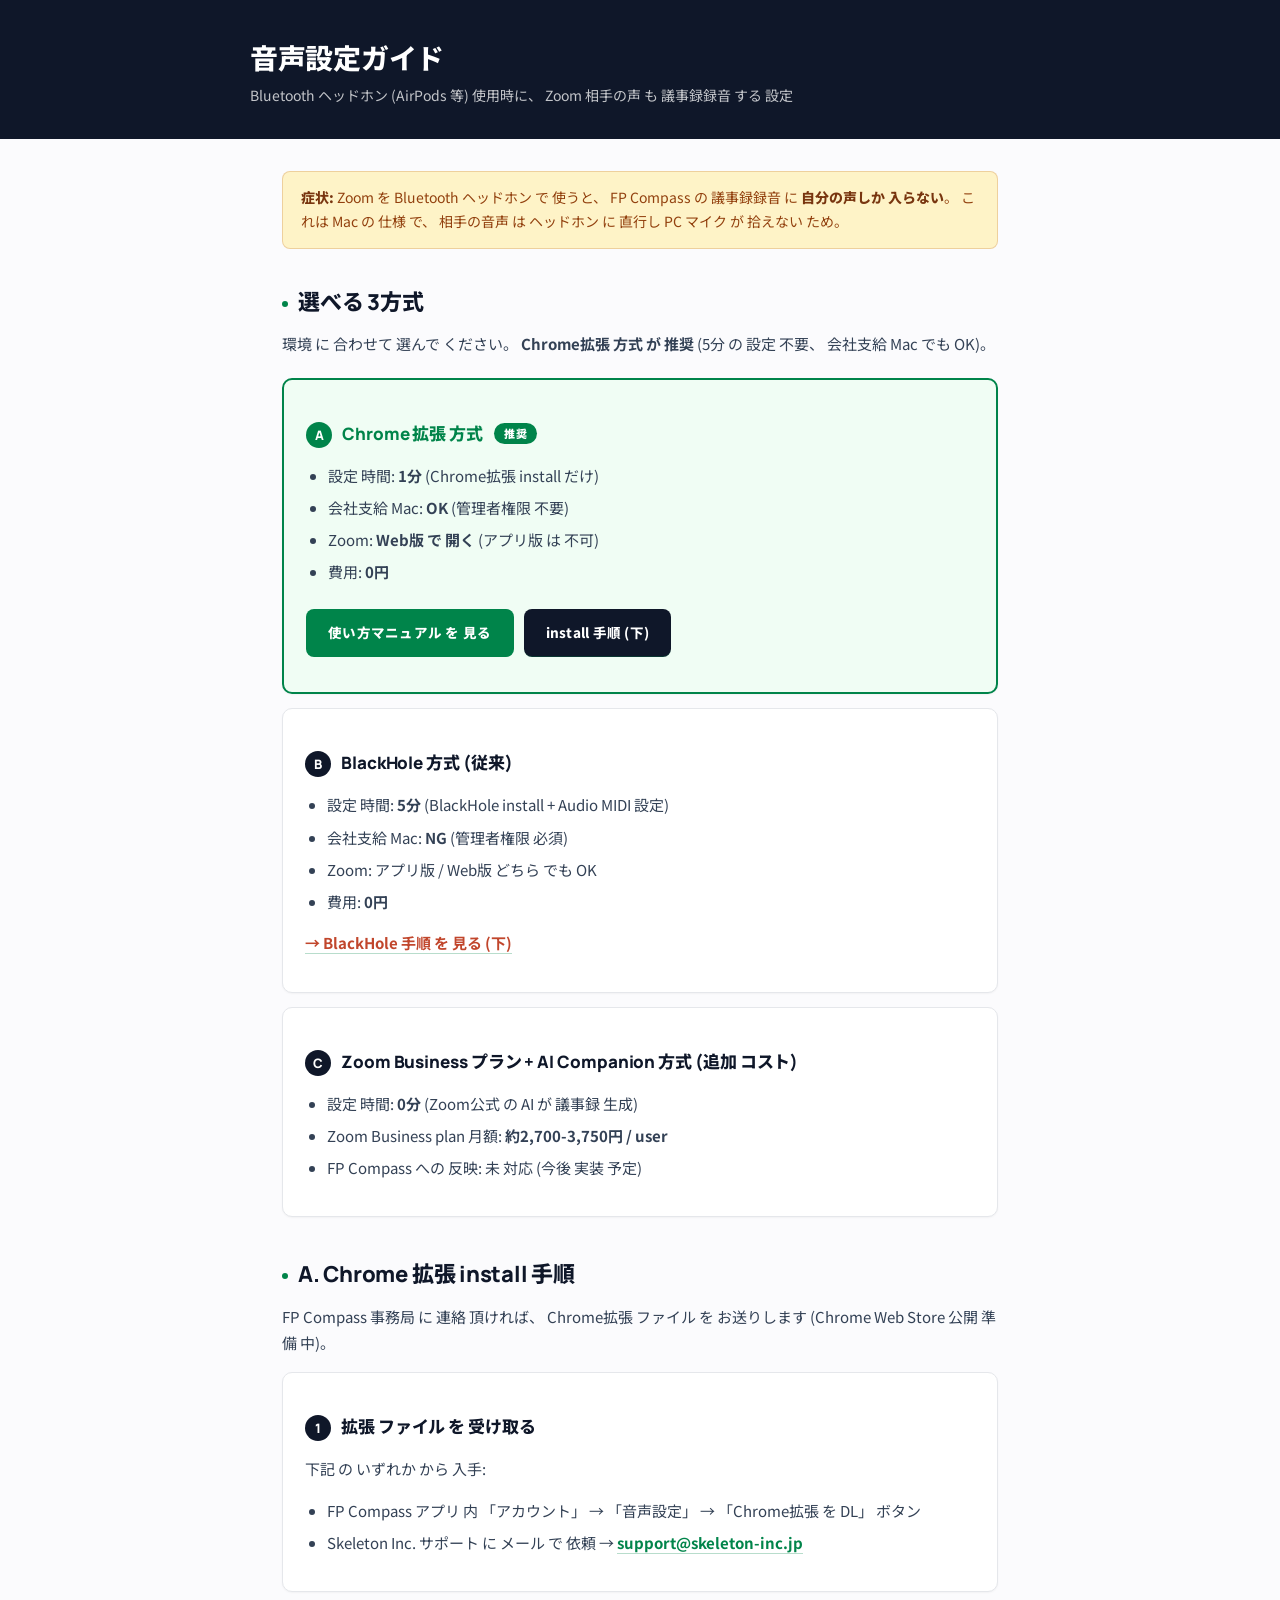
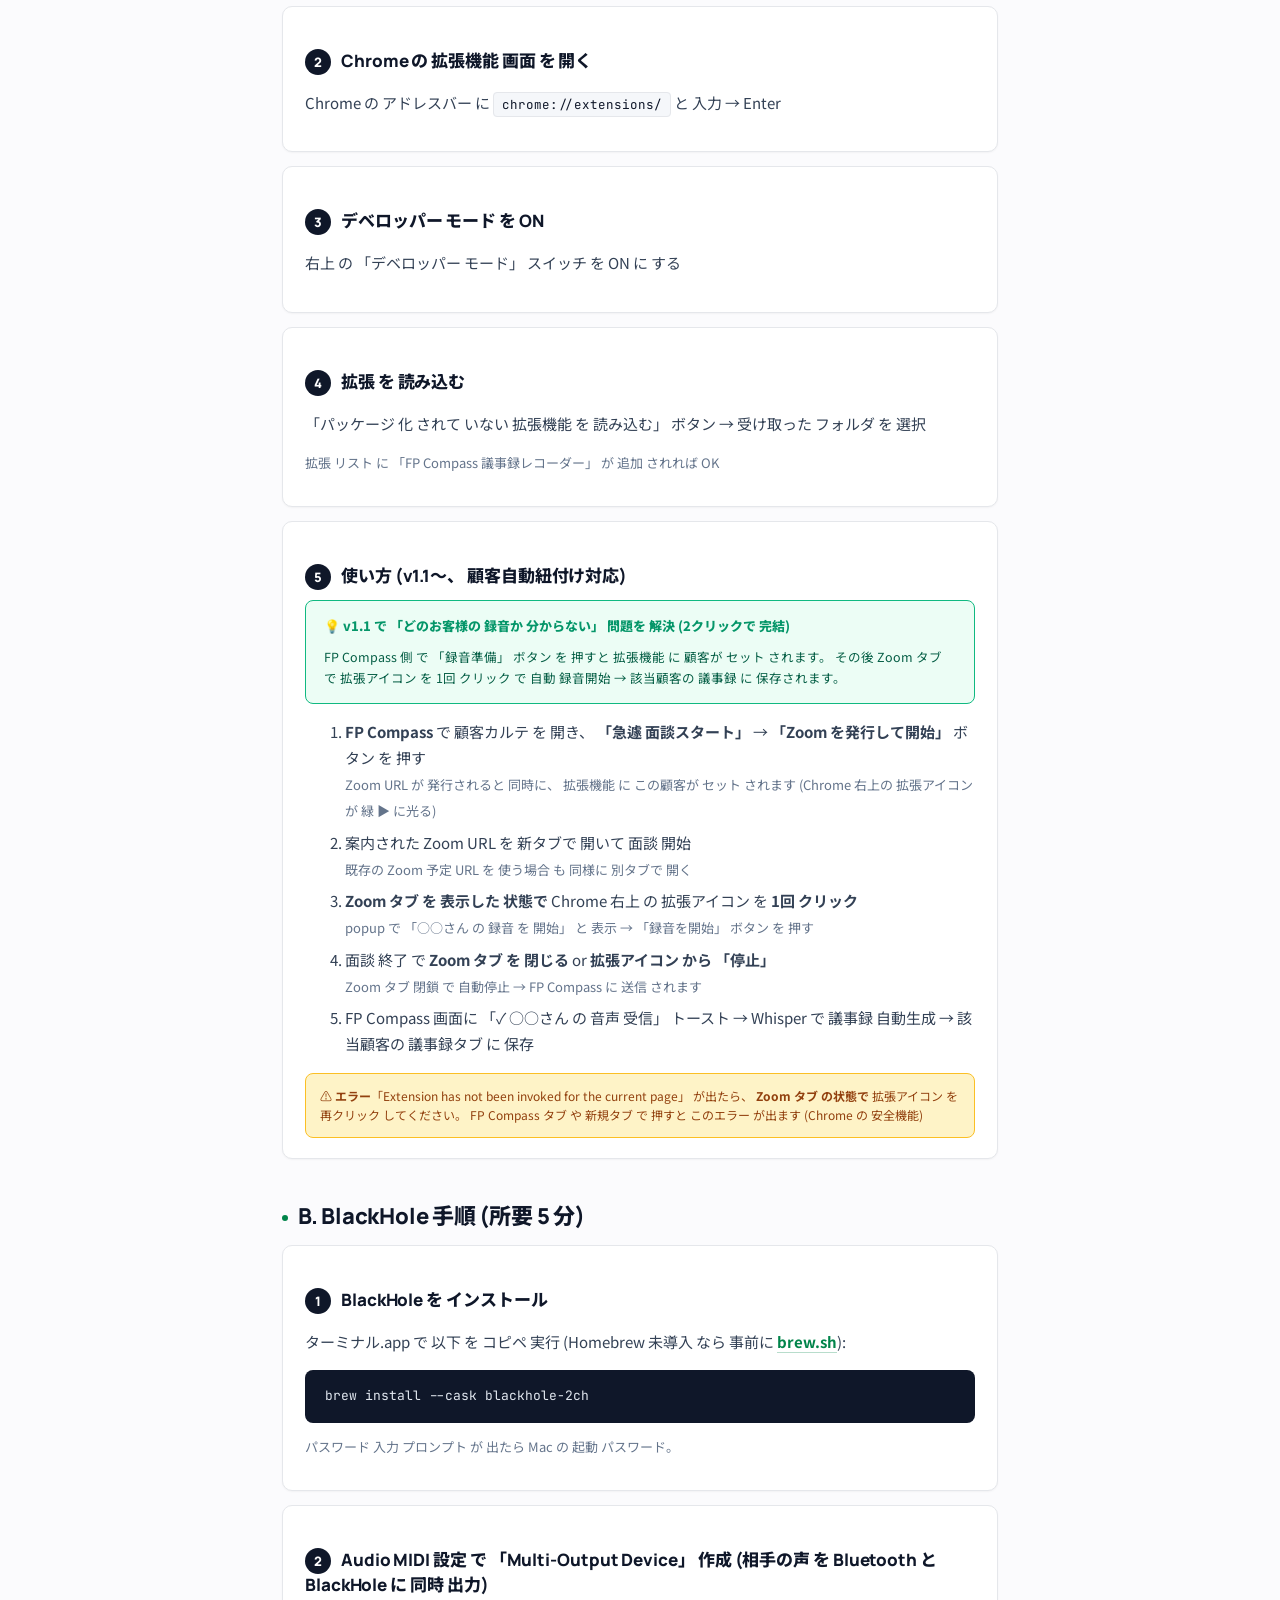
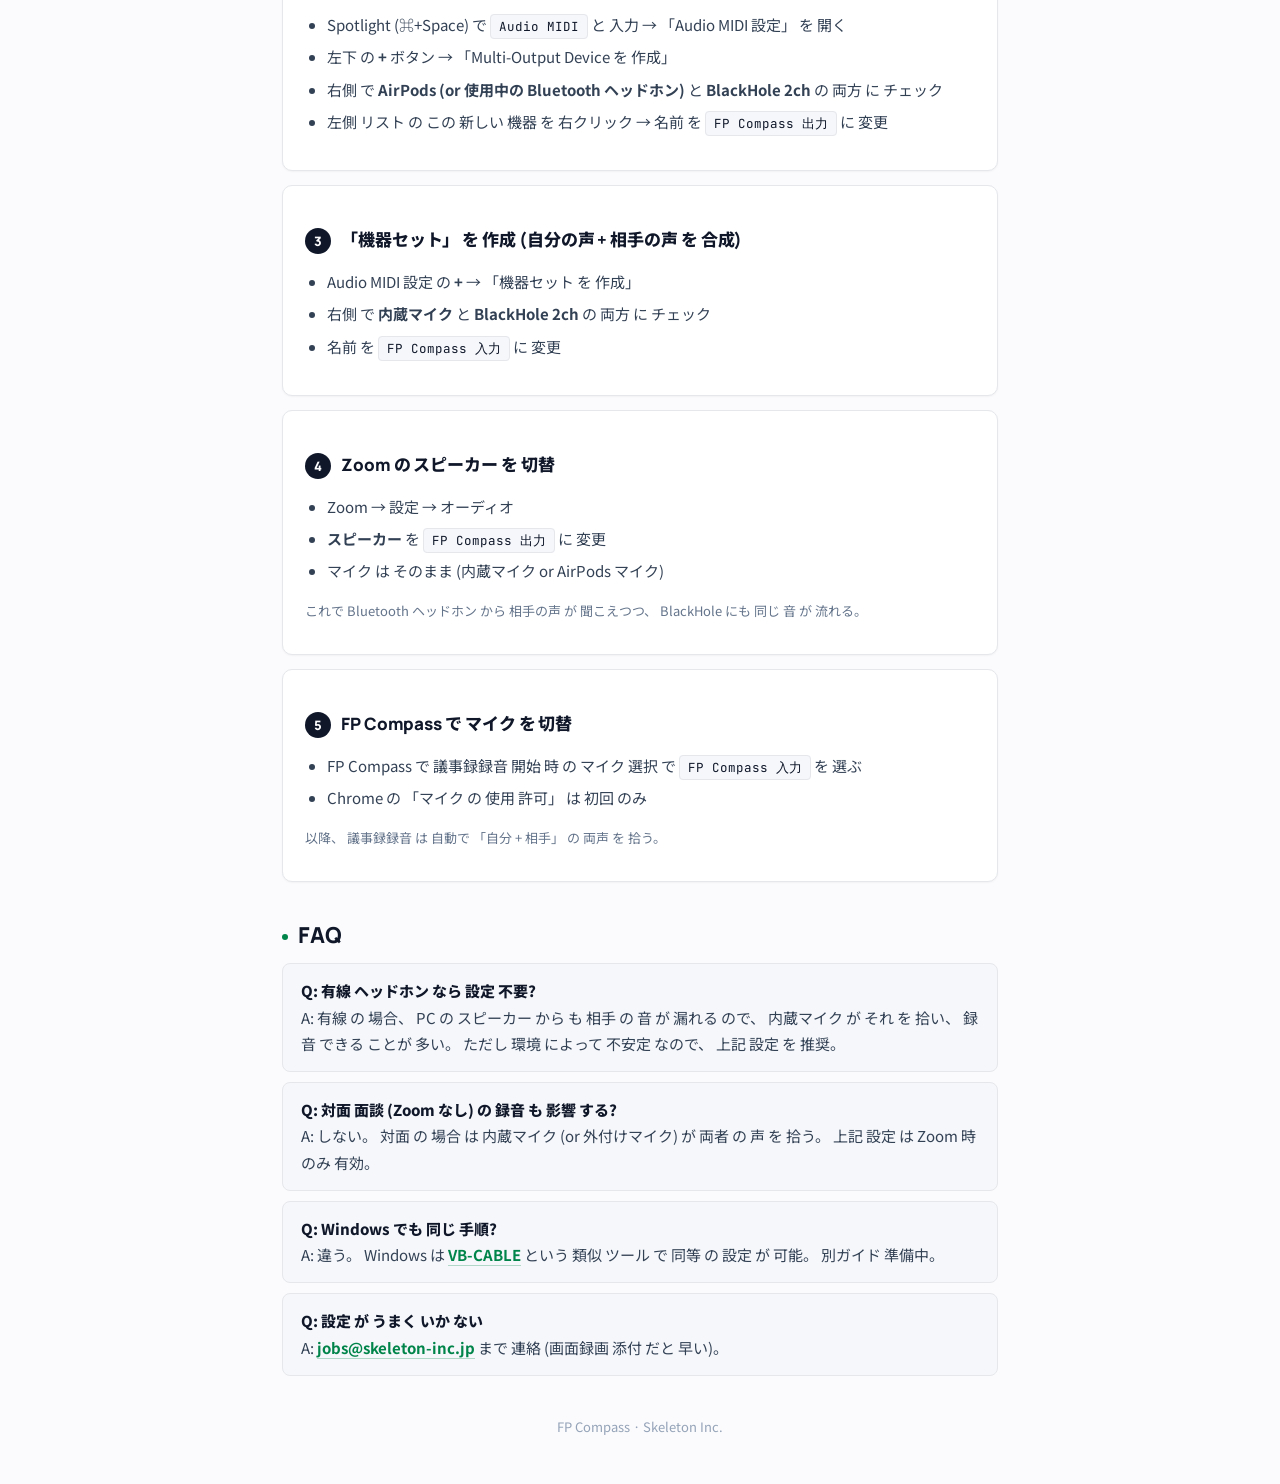
<file: audio-setup.html>
<!DOCTYPE html>
<html lang="ja">
<head>
<meta charset="utf-8">
<meta name="viewport" content="width=device-width,initial-scale=1">
<title>音声設定ガイド — FP Compass</title>
<link rel="preconnect" href="https://fonts.googleapis.com">
<link rel="preconnect" href="https://fonts.gstatic.com" crossorigin>
<link href="https://fonts.googleapis.com/css2?family=Manrope:wght@500;700;800&family=Noto+Sans+JP:wght@400;500;700;800&family=JetBrains+Mono:wght@400;600&display=swap" rel="stylesheet">
<style>
  * { box-sizing: border-box; }
  body {
    margin: 0;
    background: #FBFBFD;
    color: #334155;
    font-family: 'Noto Sans JP', -apple-system, BlinkMacSystemFont, sans-serif;
    font-size: 15px;
    line-height: 1.75;
    -webkit-font-smoothing: antialiased;
    text-rendering: optimizeLegibility;
  }
  .head { background: #0F1729; color: #FFFFFF; padding: 42px 32px 32px; }
  .head-wrap { max-width: 780px; margin: 0 auto; }
  .head h1 { font-family: 'Manrope', 'Noto Sans JP', sans-serif; margin: 0 0 8px; font-size: 28px; font-weight: 800; letter-spacing: -0.01em; line-height: 1.2; }
  .head p { margin: 0; color: rgba(255,255,255,0.75); font-size: 14px; line-height: 1.7; }
  main { max-width: 780px; margin: 0 auto; padding: 32px; }
  .warn { background: #FEF3C7; border: 1px solid rgba(180,83,9,0.22); border-radius: 8px; padding: 14px 18px; margin-bottom: 24px; font-size: 14px; color: #92400E; line-height: 1.7; }
  .warn strong { color: #78350F; font-weight: 800; }
  h2 { font-family: 'Manrope', 'Noto Sans JP', sans-serif; color: #0F1729; font-size: 22px; font-weight: 800; margin: 40px 0 14px; letter-spacing: -0.01em; line-height: 1.25; display: flex; align-items: baseline; gap: 10px; }
  h2::before { content: ''; display: inline-block; width: 6px; height: 6px; border-radius: 999px; background: #00844A; transform: translateY(-3px); flex-shrink: 0; }
  h3 { font-family: 'Manrope', 'Noto Sans JP', sans-serif; font-size: 17px; font-weight: 800; margin: 22px 0 10px; color: #0F1729; letter-spacing: -0.005em; line-height: 1.35; }
  .step { background: #FFFFFF; border: 1px solid #E5E7EB; border-radius: 10px; padding: 20px 22px; margin-bottom: 14px; box-shadow: 0 1px 2px rgba(11,18,32,0.04); }
  .step-num { display: inline-block; background: #0F1729; color: #FFFFFF; width: 26px; height: 26px; border-radius: 50%; text-align: center; line-height: 26px; font-weight: 900; font-size: 13px; margin-right: 10px; font-family: 'Manrope', sans-serif; }
  code { background: #F5F7FA; padding: 3px 8px; border-radius: 4px; font-family: 'JetBrains Mono', ui-monospace, monospace; font-size: 12.5px; color: #0F1729; border: 1px solid #E5E7EB; }
  pre { background: #0F1729; color: #E2E8F0; padding: 16px 20px; border-radius: 8px; overflow-x: auto; font-family: 'JetBrains Mono', ui-monospace, monospace; font-size: 13px; line-height: 1.6; }
  .btn { display: inline-block; background: #0F1729; color: #FFFFFF; padding: 12px 22px; border-radius: 8px; text-decoration: none; font-weight: 800; margin-top: 8px; font-family: 'Noto Sans JP', sans-serif; font-size: 13.5px; letter-spacing: 0.02em; transition: background .15s; }
  .btn:hover { background: #000000; }
  ul { padding-left: 22px; }
  li { margin-bottom: 6px; }
  .cap { color: #64748B; font-size: 13px; margin-top: 6px; line-height: 1.65; }
  a { color: #00844A; font-weight: 700; text-decoration: none; border-bottom: 1px solid rgba(0,132,74,0.28); }
  a:hover { border-bottom-color: #00844A; }
  .faq { background: #F5F7FA; border: 1px solid #E5E7EB; border-radius: 8px; padding: 14px 18px; margin-bottom: 10px; }
  .faq strong { color: #0F1729; font-weight: 800; }
  footer { max-width: 780px; margin: 40px auto 0; padding: 20px 32px 40px; color: #64748B; font-size: 12.5px; border-top: 1px solid #E5E7EB; font-family: 'JetBrains Mono', ui-monospace, monospace; }
  :focus-visible { outline: 2px solid #00844A; outline-offset: 2px; border-radius: 4px; }
</style>
</head>
<body>

<header class="head">
  <div class="head-wrap">
    <h1>音声設定ガイド</h1>
    <p>Bluetooth ヘッドホン (AirPods 等) 使用時に、 Zoom 相手の声 も 議事録録音 する 設定</p>
  </div>
</header>

<main>

<div class="warn">
  <strong>症状:</strong> Zoom を Bluetooth ヘッドホン で 使うと、 FP Compass の 議事録録音 に <strong>自分の声しか 入らない</strong>。 これは Mac の 仕様 で、 相手の音声 は ヘッドホン に 直行し PC マイク が 拾えない ため。
</div>

<h2>選べる 3方式</h2>
<p style="margin-bottom:20px;color:#334155;">環境 に 合わせて 選んで ください。 <b>Chrome拡張 方式 が 推奨</b> (5分 の 設定 不要、 会社支給 Mac でも OK)。</p>

<div class="step" style="border:2px solid #00844A;background:#F0FDF4;">
  <h3 style="color:#00844A;"><span class="step-num" style="background:#00844A;">A</span>Chrome 拡張 方式 <span style="font-size:11px;font-weight:900;color:#FFFFFF;background:#00844A;letter-spacing:0.06em;padding:3px 10px;border-radius:999px;margin-left:8px;vertical-align:2px;">推奨</span></h3>
  <ul>
    <li>設定 時間: <b>1分</b> (Chrome拡張 install だけ)</li>
    <li>会社支給 Mac: <b>OK</b> (管理者権限 不要)</li>
    <li>Zoom: <b>Web版 で 開く</b> (アプリ版 は 不可)</li>
    <li>費用: <b>0円</b></li>
  </ul>
  <p style="margin-top:10px;display:flex;gap:10px;flex-wrap:wrap;">
    <a class="btn" href="/recorder-manual.html" style="background:#00844A;">使い方マニュアル を 見る</a>
    <a class="btn" href="#chrome-ext" style="background:#0F1729;">install 手順 (下)</a>
  </p>
</div>

<div class="step">
  <h3><span class="step-num">B</span>BlackHole 方式 (従来)</h3>
  <ul>
    <li>設定 時間: <b>5分</b> (BlackHole install + Audio MIDI 設定)</li>
    <li>会社支給 Mac: <b>NG</b> (管理者権限 必須)</li>
    <li>Zoom: アプリ版 / Web版 どちら でも OK</li>
    <li>費用: <b>0円</b></li>
  </ul>
  <p style="margin-top:10px;"><a href="#blackhole" style="color:#C1462C;font-weight:700;">→ BlackHole 手順 を 見る (下)</a></p>
</div>

<div class="step">
  <h3><span class="step-num">C</span>Zoom Business プラン + AI Companion 方式 (追加 コスト)</h3>
  <ul>
    <li>設定 時間: <b>0分</b> (Zoom公式 の AI が 議事録 生成)</li>
    <li>Zoom Business plan 月額: <b>約2,700-3,750円 / user</b></li>
    <li>FP Compass への 反映: 未 対応 (今後 実装 予定)</li>
  </ul>
</div>

<h2 id="chrome-ext" style="margin-top:44px;">A. Chrome 拡張 install 手順</h2>
<p style="margin-bottom:16px;color:#334155;">FP Compass 事務局 に 連絡 頂ければ、 Chrome拡張 ファイル を お送りします (Chrome Web Store 公開 準備 中)。</p>

<div class="step">
  <h3><span class="step-num">1</span>拡張 ファイル を 受け取る</h3>
  <p>下記 の いずれか から 入手:</p>
  <ul>
    <li>FP Compass アプリ 内 「アカウント」 → 「音声設定」 → 「Chrome拡張 を DL」 ボタン</li>
    <li>Skeleton Inc. サポート に メール で 依頼 → <a href="mailto:support@skeleton-inc.jp">support@skeleton-inc.jp</a></li>
  </ul>
</div>

<div class="step">
  <h3><span class="step-num">2</span>Chrome の 拡張機能 画面 を 開く</h3>
  <p>Chrome の アドレスバー に <code>chrome://extensions/</code> と 入力 → Enter</p>
</div>

<div class="step">
  <h3><span class="step-num">3</span>デベロッパー モード を ON</h3>
  <p>右上 の 「デベロッパー モード」 スイッチ を ON に する</p>
</div>

<div class="step">
  <h3><span class="step-num">4</span>拡張 を 読み込む</h3>
  <p>「パッケージ 化 されて いない 拡張機能 を 読み込む」 ボタン → 受け取った フォルダ を 選択</p>
  <p class="cap">拡張 リスト に 「FP Compass 議事録レコーダー」 が 追加 されれば OK</p>
</div>

<div class="step">
  <h3><span class="step-num">5</span>使い方 (v1.1〜、 顧客自動紐付け対応)</h3>
  <div style="background:#ECFDF5;border:1.5px solid #10B981;border-radius:8px;padding:14px 18px;margin-bottom:12px;">
    <div style="font-weight:800;color:#059669;font-size:13px;margin-bottom:8px;">💡 v1.1 で 「どのお客様の 録音か 分からない」 問題を 解決 (2クリックで 完結)</div>
    <div style="font-size:12.5px;color:#065F46;line-height:1.7;">
      FP Compass 側 で 「録音準備」 ボタン を 押すと 拡張機能 に 顧客が セット されます。 その後 Zoom タブ で 拡張アイコン を 1回 クリック で 自動 録音開始 → 該当顧客の 議事録 に 保存されます。
    </div>
  </div>
  <ol>
    <li><b>FP Compass</b> で 顧客カルテ を 開き、 <b>「急遽 面談スタート」</b> → <b>「Zoom を発行して開始」</b> ボタン を 押す<br>
      <span class="cap">Zoom URL が 発行されると 同時に、 拡張機能 に この顧客が セット されます (Chrome 右上の 拡張アイコン が 緑 ▶ に光る)</span></li>
    <li>案内された Zoom URL を 新タブで 開いて 面談 開始<br>
      <span class="cap">既存の Zoom 予定 URL を 使う場合 も 同様に 別タブで 開く</span></li>
    <li><b>Zoom タブ を 表示した 状態で</b> Chrome 右上 の 拡張アイコン を <b>1回 クリック</b><br>
      <span class="cap">popup で 「○○さん の 録音 を 開始」 と 表示 → 「録音を開始」 ボタン を 押す</span></li>
    <li>面談 終了 で <b>Zoom タブ を 閉じる</b> or <b>拡張アイコン から 「停止」</b><br>
      <span class="cap">Zoom タブ 閉鎖 で 自動停止 → FP Compass に 送信 されます</span></li>
    <li>FP Compass 画面に 「✓ ○○さん の 音声 受信」 トースト → Whisper で 議事録 自動生成 → 該当顧客の 議事録タブ に 保存</li>
  </ol>
  <div style="background:#FEF3C7;border:1px solid #FBBF24;border-radius:8px;padding:12px 14px;margin-top:12px;color:#92400E;font-size:12px;line-height:1.65;">
    ⚠️ <b>エラー</b>「Extension has not been invoked for the current page」 が出たら、 <b>Zoom タブ の状態で</b> 拡張アイコン を 再クリック してください。 FP Compass タブ や 新規タブ で 押すと このエラー が出ます (Chrome の 安全機能)
  </div>
</div>

<h2 id="blackhole" style="margin-top:44px;">B. BlackHole 手順 (所要 5 分)</h2>

<div class="step">
  <h3><span class="step-num">1</span>BlackHole を インストール</h3>
  <p>ターミナル.app で 以下 を コピペ 実行 (Homebrew 未導入 なら 事前に <a href="https://brew.sh" target="_blank">brew.sh</a>):</p>
  <pre>brew install --cask blackhole-2ch</pre>
  <p class="cap">パスワード 入力 プロンプト が 出たら Mac の 起動 パスワード。</p>
</div>

<div class="step">
  <h3><span class="step-num">2</span>Audio MIDI 設定 で 「Multi-Output Device」 作成 (相手の声 を Bluetooth と BlackHole に 同時 出力)</h3>
  <ul>
    <li>Spotlight (⌘+Space) で <code>Audio MIDI</code> と 入力 → 「Audio MIDI 設定」 を 開く</li>
    <li>左下 の <strong>+</strong> ボタン → 「Multi-Output Device を 作成」</li>
    <li>右側 で <strong>AirPods (or 使用中の Bluetooth ヘッドホン)</strong> と <strong>BlackHole 2ch</strong> の 両方 に チェック</li>
    <li>左側 リスト の この 新しい 機器 を 右クリック → 名前 を <code>FP Compass 出力</code> に 変更</li>
  </ul>
</div>

<div class="step">
  <h3><span class="step-num">3</span>「機器セット」 を 作成 (自分の声 + 相手の声 を 合成)</h3>
  <ul>
    <li>Audio MIDI 設定 の <strong>+</strong> → 「機器セット を 作成」</li>
    <li>右側 で <strong>内蔵マイク</strong> と <strong>BlackHole 2ch</strong> の 両方 に チェック</li>
    <li>名前 を <code>FP Compass 入力</code> に 変更</li>
  </ul>
</div>

<div class="step">
  <h3><span class="step-num">4</span>Zoom の スピーカー を 切替</h3>
  <ul>
    <li>Zoom → 設定 → オーディオ</li>
    <li><strong>スピーカー</strong> を <code>FP Compass 出力</code> に 変更</li>
    <li>マイク は そのまま (内蔵マイク or AirPods マイク)</li>
  </ul>
  <p class="cap">これで Bluetooth ヘッドホン から 相手の声 が 聞こえつつ、 BlackHole にも 同じ 音 が 流れる。</p>
</div>

<div class="step">
  <h3><span class="step-num">5</span>FP Compass で マイク を 切替</h3>
  <ul>
    <li>FP Compass で 議事録録音 開始 時 の マイク 選択 で <code>FP Compass 入力</code> を 選ぶ</li>
    <li>Chrome の 「マイク の 使用 許可」 は 初回 のみ</li>
  </ul>
  <p class="cap">以降、 議事録録音 は 自動で 「自分 + 相手」 の 両声 を 拾う。</p>
</div>

<h2>FAQ</h2>

<div class="faq">
  <strong>Q: 有線 ヘッドホン なら 設定 不要?</strong><br>
  A: 有線 の 場合、 PC の スピーカー から も 相手 の 音 が 漏れる ので、 内蔵マイク が それ を 拾い、 録音 できる ことが 多い。 ただし 環境 によって 不安定 なので、 上記 設定 を 推奨。
</div>

<div class="faq">
  <strong>Q: 対面 面談 (Zoom なし) の 録音 も 影響 する?</strong><br>
  A: しない。 対面 の 場合 は 内蔵マイク (or 外付けマイク) が 両者 の 声 を 拾う。 上記 設定 は Zoom 時 のみ 有効。
</div>

<div class="faq">
  <strong>Q: Windows でも 同じ 手順?</strong><br>
  A: 違う。 Windows は <a href="https://vb-audio.com/Cable/" target="_blank">VB-CABLE</a> という 類似 ツール で 同等 の 設定 が 可能。 別ガイド 準備中。
</div>

<div class="faq">
  <strong>Q: 設定 が うまく いか ない</strong><br>
  A: <a href="mailto:jobs@skeleton-inc.jp">jobs@skeleton-inc.jp</a> まで 連絡 (画面録画 添付 だと 早い)。
</div>

<p style="margin-top: 40px; text-align: center; color: #94A3B8; font-size: 13px;">
  FP Compass · Skeleton Inc.
</p>

</main>

</body>
</html>
</file>
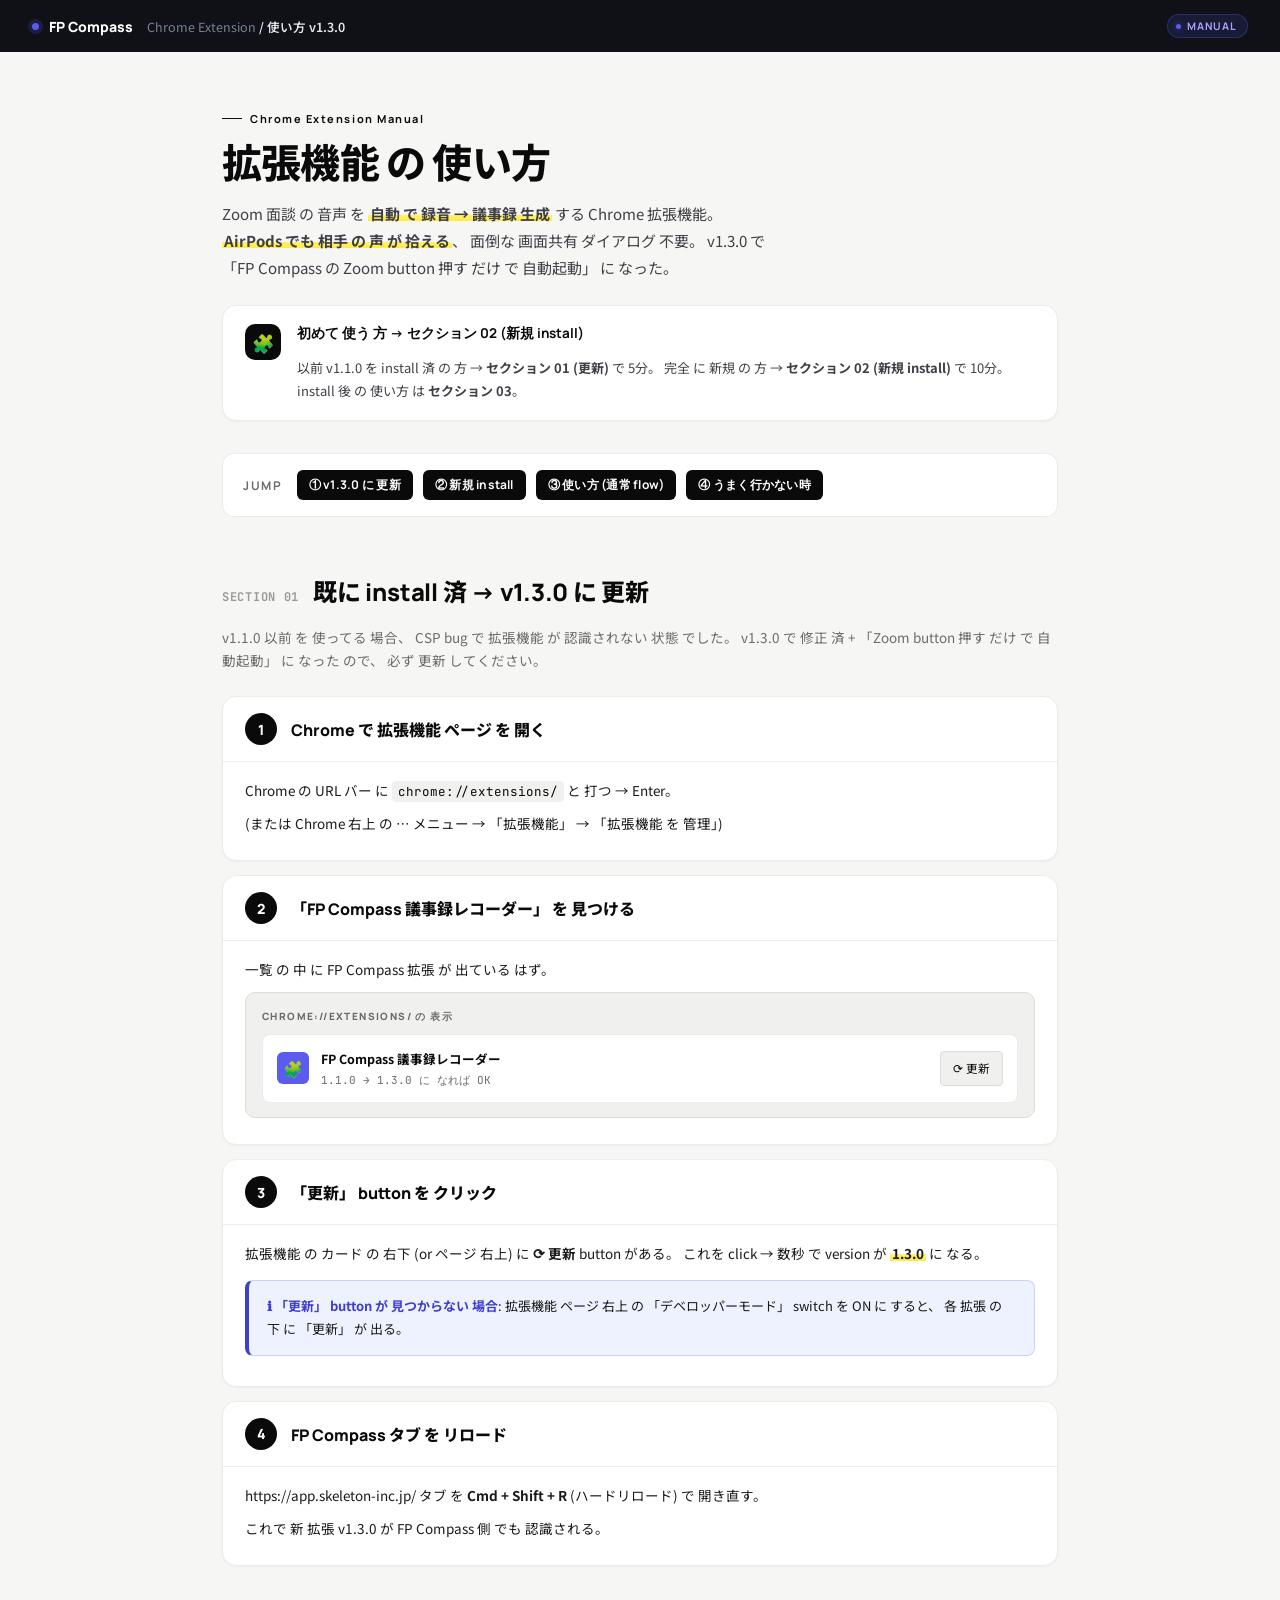
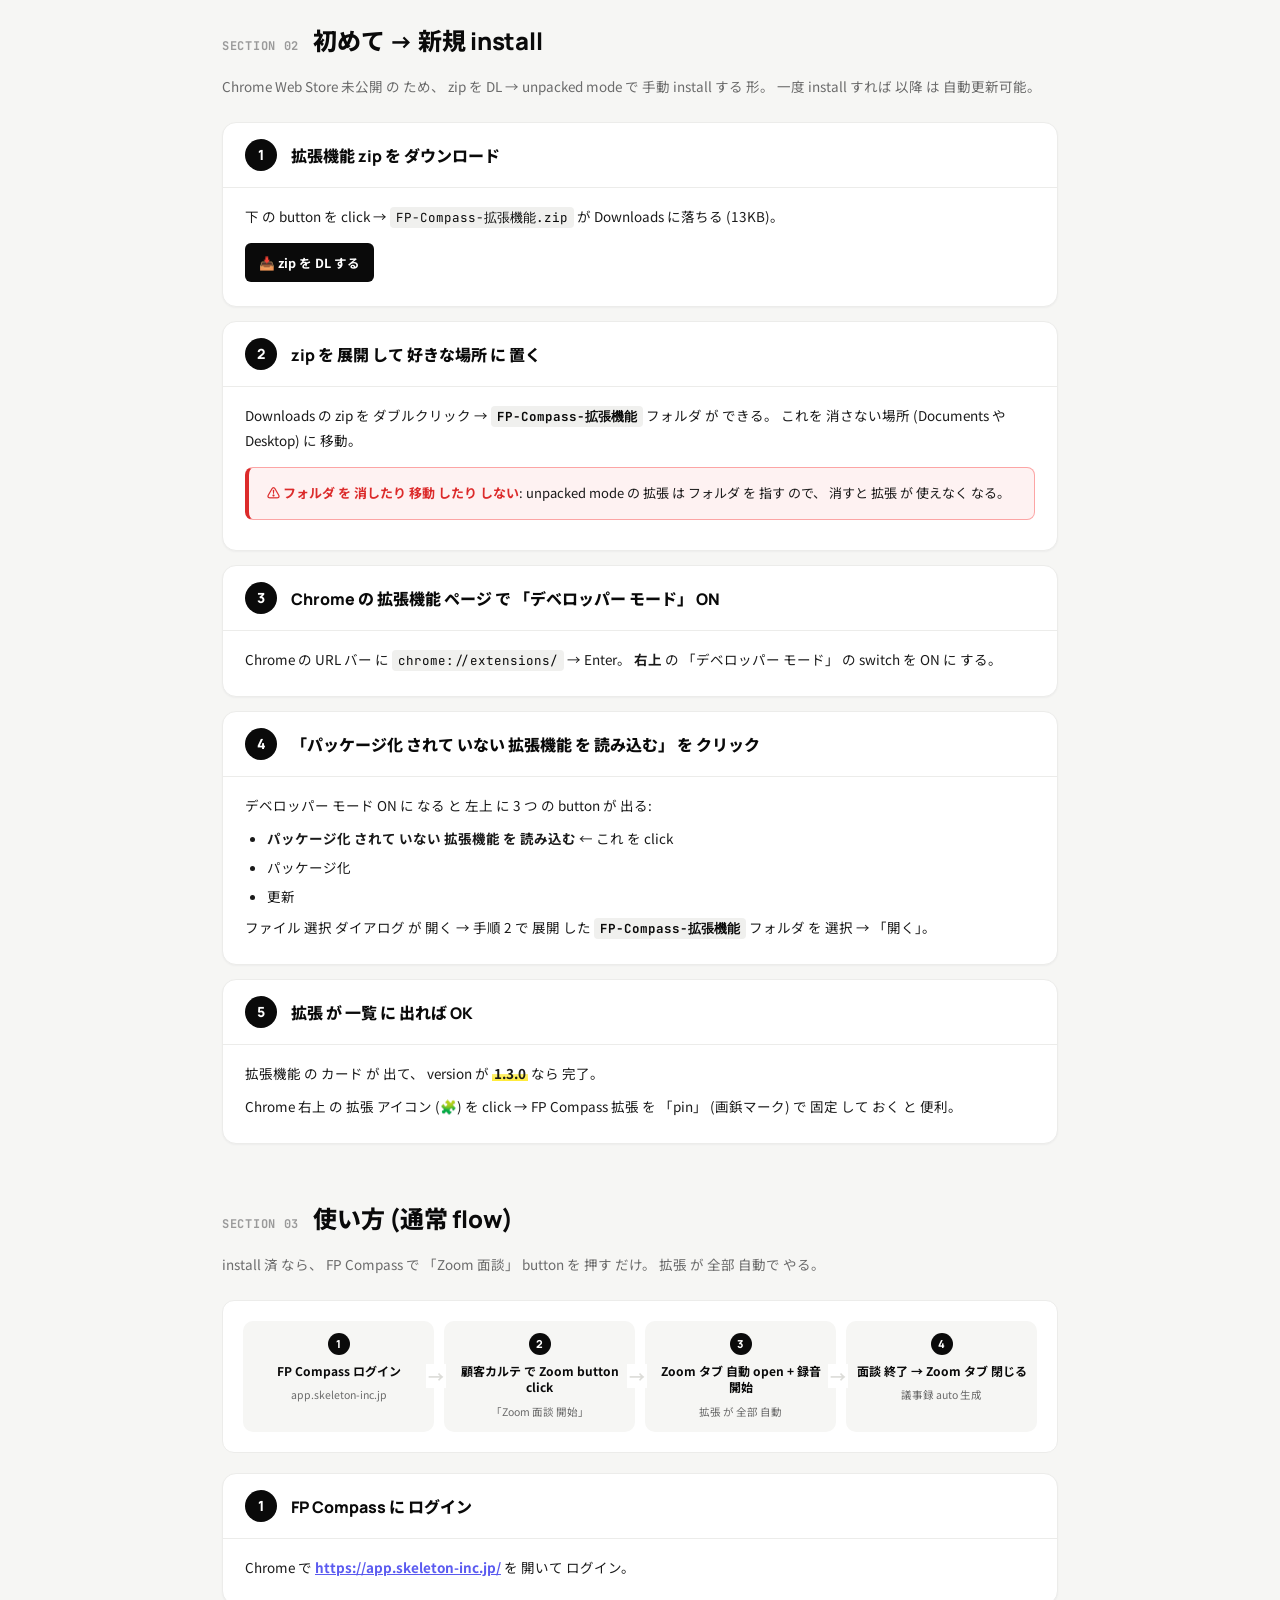
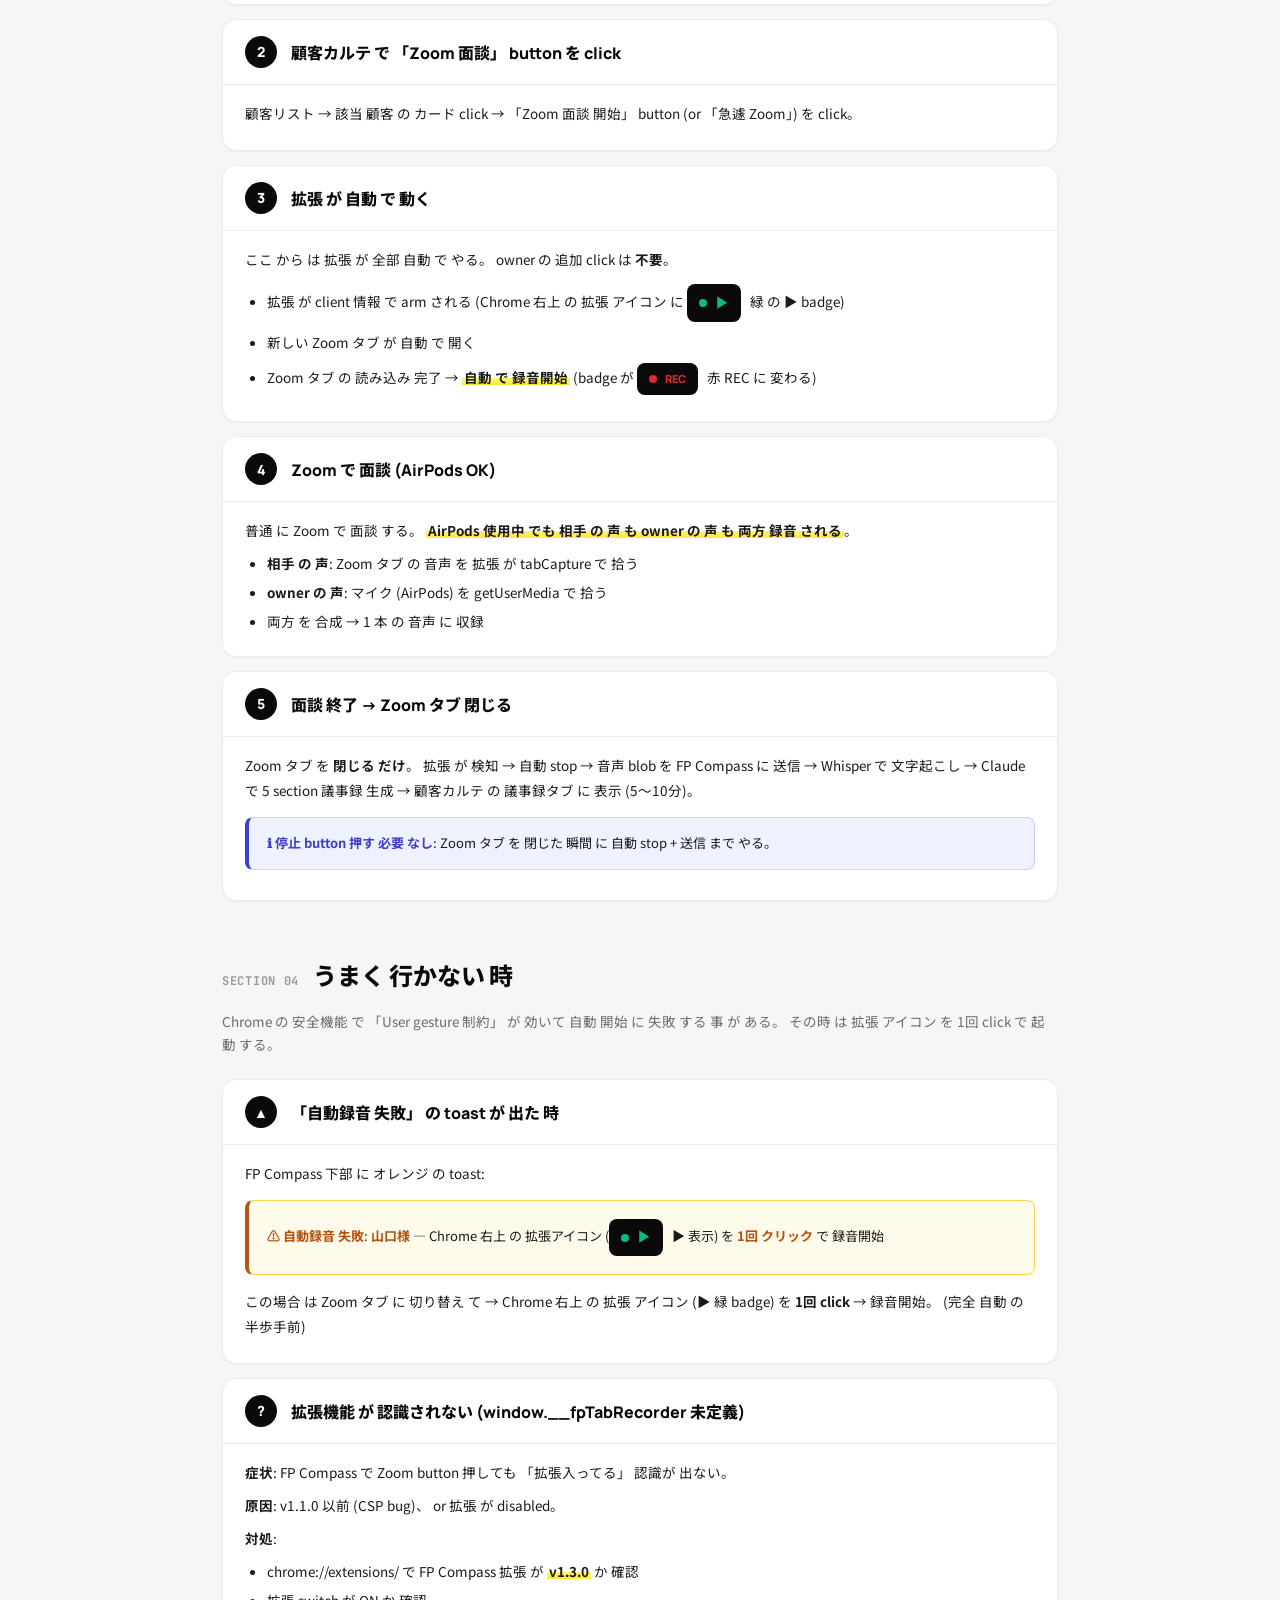
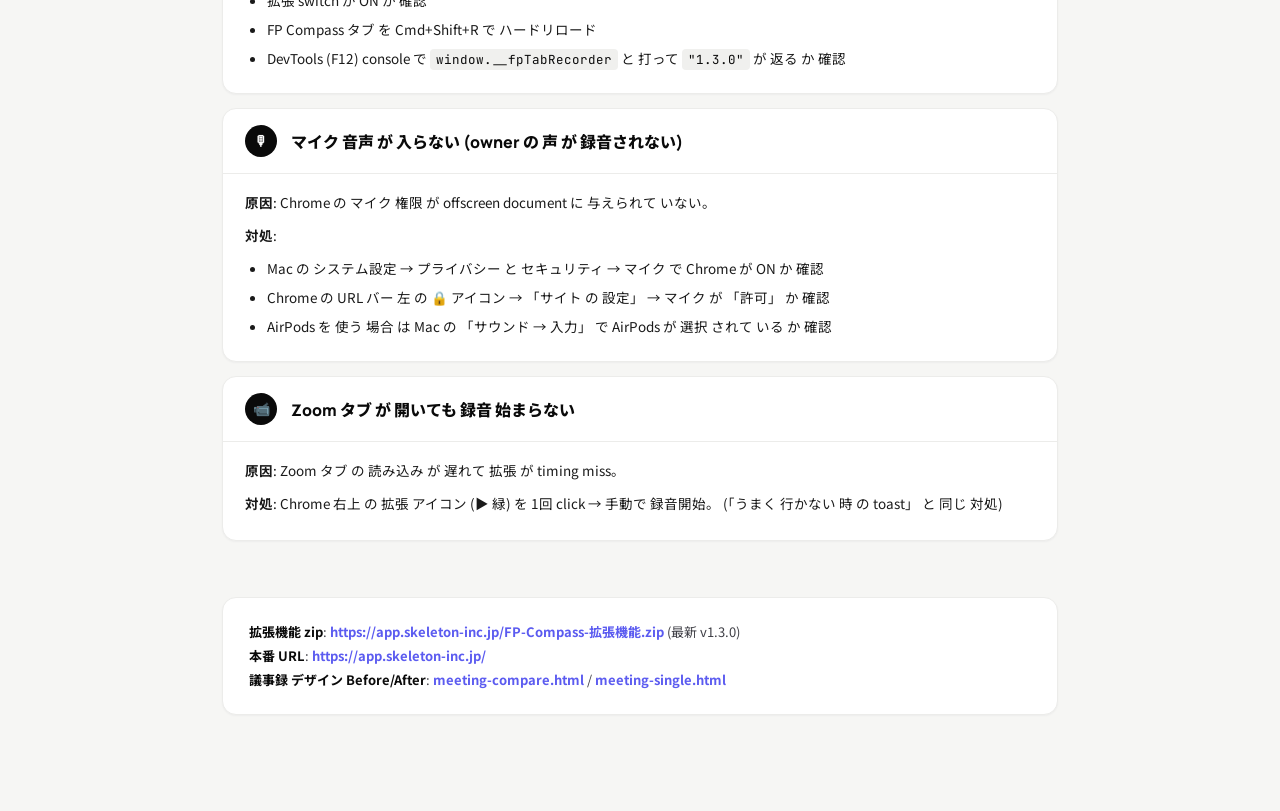
<file: ext-manual.html>
<!doctype html>
<html lang="ja">
<head>
<meta charset="utf-8">
<meta name="viewport" content="width=device-width,initial-scale=1">
<title>FP Compass 議事録レコーダー 使い方 — Chrome 拡張機能 v1.3.0</title>
<link rel="preconnect" href="https://fonts.googleapis.com">
<link rel="preconnect" href="https://fonts.gstatic.com" crossorigin>
<link href="https://fonts.googleapis.com/css2?family=Manrope:wght@500;700;800&family=Noto+Sans+JP:wght@400;500;700;800&family=JetBrains+Mono:wght@400;600&display=swap" rel="stylesheet">
<style>
  * { box-sizing: border-box; }
  html, body { margin: 0; padding: 0; background: #F6F6F4; color: #0A0A0A; font-family: 'Noto Sans JP', -apple-system, sans-serif; -webkit-font-smoothing: antialiased; }

  .topbar { background: #0F1117; color: #E4E6EB; padding: 14px 32px; display: flex; align-items: center; gap: 14px; font-size: 12.5px; }
  .topbar .brand { font-family: 'Manrope', sans-serif; font-weight: 800; font-size: 14px; color: #FFF; }
  .topbar .brand::before { content: ''; display: inline-block; width: 7px; height: 7px; border-radius: 50%; background: #5B5BF0; box-shadow: 0 0 0 4px rgba(91,91,240,0.18); margin-right: 10px; vertical-align: middle; transform: translateY(-1px); }
  .topbar .crumb { color: #7A8194; }
  .topbar .crumb b { color: #E4E6EB; font-weight: 600; }
  .topbar .env { margin-left: auto; display: inline-flex; align-items: center; gap: 6px; padding: 4px 10px 4px 8px; background: rgba(91,91,240,0.14); color: #A5A5F8; border: 1px solid rgba(91,91,240,0.28); border-radius: 999px; font-family: 'Manrope', sans-serif; font-size: 10.5px; font-weight: 700; letter-spacing: 0.08em; }
  .topbar .env::before { content: ''; width: 5px; height: 5px; border-radius: 50%; background: #5B5BF0; box-shadow: 0 0 6px rgba(91,91,240,0.6); }

  .wrap { max-width: 900px; margin: 0 auto; padding: 48px 32px 96px; }

  .kicker { display: inline-flex; align-items: center; gap: 8px; font-family: 'Manrope', sans-serif; font-size: 11px; font-weight: 700; color: #0A0A0A; letter-spacing: 0.14em; margin-bottom: 14px; }
  .kicker::before { content: ''; width: 20px; height: 1.5px; background: #0A0A0A; }
  h1 { font-family: 'Manrope', 'Noto Sans JP', sans-serif; font-weight: 800; font-size: clamp(28px, 3.4vw, 40px); letter-spacing: -0.02em; line-height: 1.15; margin: 0 0 14px; }
  .sub { color: #3F3F46; font-size: 15px; line-height: 1.8; max-width: 68ch; margin: 0 0 24px; }
  .sub .hl { font-weight: 700; background: linear-gradient(transparent 55%, #FFF176 55%, #FFEB3B 88%, transparent 88%); padding: 0 2px; }

  .info-panel { display: grid; grid-template-columns: auto 1fr; gap: 14px 16px; padding: 18px 22px; background: #FFFFFF; border: 1px solid #ECECEA; border-radius: 14px; box-shadow: 0 1px 2px rgba(16,24,40,0.04); margin-bottom: 32px; }
  .info-panel .ip-icon { width: 36px; height: 36px; border-radius: 10px; background: #0A0A0A; color: #FFF; display: inline-flex; align-items: center; justify-content: center; font-size: 18px; flex-shrink: 0; grid-row: span 2; }
  .info-panel .ip-title { font-family: 'Manrope', sans-serif; font-size: 13.5px; font-weight: 700; color: #0A0A0A; }
  .info-panel .ip-body { font-size: 13px; line-height: 1.75; color: #3F3F46; grid-column: 2; }

  .toc { display: flex; gap: 10px; flex-wrap: wrap; margin: 20px 0 40px; padding: 16px 20px; background: #FFFFFF; border: 1px solid #ECECEA; border-radius: 12px; }
  .toc a { display: inline-flex; align-items: center; gap: 6px; padding: 6px 12px; background: #0A0A0A; color: #FFFFFF; text-decoration: none; border-radius: 6px; font-size: 12px; font-weight: 700; font-family: 'Manrope', sans-serif; letter-spacing: 0.02em; }
  .toc a:hover { background: #3F3F46; }
  .toc-label { font-size: 12px; color: #6B6B6B; font-family: 'Manrope', sans-serif; letter-spacing: 0.14em; font-weight: 700; align-self: center; margin-right: 4px; }

  .section { margin: 56px 0 0; }
  .section-head { display: flex; align-items: baseline; gap: 14px; margin-bottom: 18px; }
  .section-idx { font-family: 'JetBrains Mono', 'Manrope', monospace; font-size: 12px; font-weight: 700; color: #9A9A9A; letter-spacing: 0.06em; }
  .section-title { font-family: 'Manrope', 'Noto Sans JP', sans-serif; font-size: 24px; font-weight: 800; letter-spacing: -0.01em; color: #0A0A0A; }
  .section-sub { color: #6B6B6B; font-size: 13.5px; margin: 0 0 24px; line-height: 1.7; }

  /* Step card */
  .step {
    background: #FFFFFF; border: 1px solid #ECECEA; border-radius: 14px; overflow: hidden; margin-bottom: 14px; box-shadow: 0 1px 2px rgba(16,24,40,0.04);
  }
  .step-head { display: flex; align-items: center; gap: 14px; padding: 16px 22px; border-bottom: 1px solid #ECECEA; }
  .step-num { width: 32px; height: 32px; border-radius: 50%; background: #0A0A0A; color: #FFF; display: inline-flex; align-items: center; justify-content: center; font-family: 'Manrope', sans-serif; font-size: 14px; font-weight: 800; flex-shrink: 0; }
  .step-title { font-size: 16px; font-weight: 800; color: #0A0A0A; font-family: 'Manrope', 'Noto Sans JP', sans-serif; }
  .step-body { padding: 16px 22px; font-size: 13.5px; line-height: 1.85; color: #1A1A1A; }
  .step-body p { margin: 0 0 8px; }
  .step-body .hl { font-weight: 700; background: linear-gradient(transparent 55%, #FFF176 55%, #FFEB3B 88%, transparent 88%); padding: 0 2px; }
  .step-body code { font-family: 'JetBrains Mono', ui-monospace, monospace; font-size: 12.5px; background: #F0F0EE; padding: 2px 6px; border-radius: 4px; color: #0A0A0A; }
  .step-body ul { margin: 6px 0; padding-left: 22px; }
  .step-body li { margin-bottom: 4px; }
  .step-body a.btn-link { display: inline-flex; align-items: center; gap: 6px; padding: 8px 14px; background: #0A0A0A; color: #FFF; text-decoration: none; border-radius: 6px; font-size: 12.5px; font-weight: 700; margin-top: 6px; }
  .step-body a.btn-link:hover { background: #3F3F46; }

  /* Visual mock for Chrome extensions page */
  .mock {
    background: #F0F0EE; border: 1px solid #DCDCD8; border-radius: 10px; padding: 14px 16px; margin: 10px 0; font-size: 12.5px;
  }
  .mock .mock-label { font-family: 'Manrope', sans-serif; font-size: 10px; font-weight: 800; color: #6B6B6B; letter-spacing: 0.14em; margin-bottom: 8px; }
  .mock .ext-row { display: flex; align-items: center; gap: 12px; padding: 12px 14px; background: #FFF; border: 1px solid #ECECEA; border-radius: 8px; }
  .mock .ext-icon { width: 32px; height: 32px; border-radius: 6px; background: #5B5BF0; color: #FFF; display: inline-flex; align-items: center; justify-content: center; font-size: 16px; }
  .mock .ext-name { font-weight: 700; color: #0A0A0A; }
  .mock .ext-ver { font-family: 'JetBrains Mono', monospace; font-size: 11px; color: #6B6B6B; }
  .mock .ext-reload { margin-left: auto; padding: 6px 12px; background: #F0F0EE; border: 1px solid #DCDCD8; border-radius: 4px; font-size: 11.5px; color: #0A0A0A; }

  /* Badge visual */
  .badge-example { display: inline-flex; align-items: center; gap: 8px; padding: 6px 12px; background: #0A0A0A; color: #FFF; border-radius: 8px; font-family: 'Manrope', sans-serif; font-size: 12px; font-weight: 700; margin: 4px 6px 4px 0; }
  .badge-example .dot { width: 8px; height: 8px; border-radius: 50%; }
  .badge-example.armed .dot { background: #10B981; }
  .badge-example.armed::after { content: '▶'; font-size: 14px; color: #10B981; }
  .badge-example.rec .dot { background: #DC2B2B; animation: pulse 1.2s ease-in-out infinite; }
  .badge-example.rec::after { content: 'REC'; font-size: 11px; color: #DC2B2B; font-weight: 800; }
  @keyframes pulse { 0%,100% { opacity: 1; } 50% { opacity: 0.5; } }

  .flow-diagram {
    display: grid; grid-template-columns: repeat(4, 1fr); gap: 10px; margin: 20px 0; padding: 20px; background: #FFFFFF; border: 1px solid #ECECEA; border-radius: 12px;
  }
  .flow-diagram .fd-step { display: flex; flex-direction: column; align-items: center; gap: 8px; padding: 12px 10px; background: #F6F6F4; border-radius: 10px; text-align: center; position: relative; }
  .flow-diagram .fd-step:not(:last-child)::after { content: '→'; position: absolute; right: -12px; top: 50%; transform: translateY(-50%); color: #DCDCD8; font-weight: 700; z-index: 1; background: #FFF; padding: 0 2px; }
  .flow-diagram .fd-num { width: 22px; height: 22px; border-radius: 50%; background: #0A0A0A; color: #FFF; display: inline-flex; align-items: center; justify-content: center; font-family: 'Manrope', sans-serif; font-size: 11px; font-weight: 800; }
  .flow-diagram .fd-title { font-size: 12px; font-weight: 700; color: #0A0A0A; line-height: 1.4; }
  .flow-diagram .fd-sub { font-size: 10.5px; color: #6B6B6B; line-height: 1.5; }

  .callout {
    background: #FFFBEB; border: 1px solid #FCD34D; border-left: 4px solid #B5530F; border-radius: 8px; padding: 14px 18px; margin: 14px 0; font-size: 13px; line-height: 1.75; color: #1A1A1A;
  }
  .callout b { color: #B5530F; }
  .callout.critical { background: #FEF2F2; border-color: #FCA5A5; border-left-color: #DC2B2B; }
  .callout.critical b { color: #DC2B2B; }
  .callout.info { background: #EEF1FE; border-color: #C7D2FE; border-left-color: #3F3FCE; }
  .callout.info b { color: #3F3FCE; }

  .footer-note { margin-top: 56px; padding: 22px 26px; background: #FFFFFF; border: 1px solid #ECECEA; border-radius: 14px; color: #3F3F46; font-size: 13px; line-height: 1.85; box-shadow: 0 1px 2px rgba(16,24,40,0.04); }
  .footer-note b { color: #0A0A0A; font-weight: 700; }
  .footer-note a { color: #5B5BF0; font-weight: 700; text-decoration: none; }

  @media (max-width: 700px) {
    .topbar { padding: 12px 18px; flex-wrap: wrap; }
    .topbar .crumb { display: none; }
    .wrap { padding: 32px 20px 72px; }
    .info-panel { grid-template-columns: 1fr; }
    .info-panel .ip-icon { grid-row: auto; }
    .info-panel .ip-body { grid-column: 1; }
    .flow-diagram { grid-template-columns: 1fr 1fr; }
  }
</style>
</head>
<body>

<div class="topbar">
  <span class="brand">FP Compass</span>
  <span class="crumb">Chrome Extension <b>/ 使い方 v1.3.0</b></span>
  <span class="env">MANUAL</span>
</div>

<div class="wrap">

  <div class="kicker">Chrome Extension Manual</div>
  <h1>拡張機能 の 使い方</h1>
  <p class="sub">
    Zoom 面談 の 音声 を <span class="hl">自動 で 録音 → 議事録 生成</span> する Chrome 拡張機能。 <span class="hl">AirPods でも 相手 の 声 が 拾える</span>、 面倒な 画面共有 ダイアログ 不要。 v1.3.0 で 「FP Compass の Zoom button 押す だけ で 自動起動」 に なった。
  </p>

  <div class="info-panel">
    <div class="ip-icon" aria-hidden="true">🧩</div>
    <div class="ip-title">初めて 使う 方 → セクション 02 (新規 install)</div>
    <div class="ip-body">
      以前 v1.1.0 を install 済 の 方 → <b>セクション 01 (更新)</b> で 5分。 完全 に 新規 の 方 → <b>セクション 02 (新規 install)</b> で 10分。 install 後 の 使い方 は <b>セクション 03</b>。
    </div>
  </div>

  <div class="toc">
    <span class="toc-label">JUMP</span>
    <a href="#s1">① v1.3.0 に 更新</a>
    <a href="#s2">② 新規 install</a>
    <a href="#s3">③ 使い方 (通常 flow)</a>
    <a href="#s4">④ うまく行かない時</a>
  </div>

  <!-- ============ ① 更新 ============ -->
  <section class="section" id="s1">
    <div class="section-head">
      <span class="section-idx">SECTION 01</span>
      <span class="section-title">既に install 済 → v1.3.0 に 更新</span>
    </div>
    <p class="section-sub">v1.1.0 以前 を 使ってる 場合、 <span class="hl">CSP bug で 拡張機能 が 認識されない 状態</span> でした。 v1.3.0 で 修正 済 + 「Zoom button 押す だけ で 自動起動」 に なった ので、 必ず 更新 してください。</p>

    <div class="step">
      <div class="step-head"><span class="step-num">1</span><span class="step-title">Chrome で 拡張機能 ページ を 開く</span></div>
      <div class="step-body">
        <p>Chrome の URL バー に <code>chrome://extensions/</code> と 打つ → Enter。</p>
        <p>(または Chrome 右上 の … メニュー → 「拡張機能」 → 「拡張機能 を 管理」)</p>
      </div>
    </div>

    <div class="step">
      <div class="step-head"><span class="step-num">2</span><span class="step-title">「FP Compass 議事録レコーダー」 を 見つける</span></div>
      <div class="step-body">
        <p>一覧 の 中 に FP Compass 拡張 が 出ている はず。</p>
        <div class="mock">
          <div class="mock-label">CHROME://EXTENSIONS/ の 表示</div>
          <div class="ext-row">
            <span class="ext-icon">🧩</span>
            <div><div class="ext-name">FP Compass 議事録レコーダー</div><div class="ext-ver">1.1.0 → 1.3.0 に なれば OK</div></div>
            <span class="ext-reload">⟳ 更新</span>
          </div>
        </div>
      </div>
    </div>

    <div class="step">
      <div class="step-head"><span class="step-num">3</span><span class="step-title">「更新」 button を クリック</span></div>
      <div class="step-body">
        <p>拡張機能 の カード の 右下 (or ページ 右上) に <b>⟳ 更新</b> button がある。 これを click → 数秒 で version が <span class="hl">1.3.0</span> に なる。</p>
        <div class="callout info">
          <b>ℹ 「更新」 button が 見つからない 場合</b>: 拡張機能 ページ 右上 の 「デベロッパーモード」 switch を ON に すると、 各 拡張 の 下 に 「更新」 が 出る。
        </div>
      </div>
    </div>

    <div class="step">
      <div class="step-head"><span class="step-num">4</span><span class="step-title">FP Compass タブ を リロード</span></div>
      <div class="step-body">
        <p>https://app.skeleton-inc.jp/ タブ を <b>Cmd + Shift + R</b> (ハードリロード) で 開き直す。</p>
        <p>これで 新 拡張 v1.3.0 が FP Compass 側 でも 認識される。</p>
      </div>
    </div>
  </section>

  <!-- ============ ② 新規 install ============ -->
  <section class="section" id="s2">
    <div class="section-head">
      <span class="section-idx">SECTION 02</span>
      <span class="section-title">初めて → 新規 install</span>
    </div>
    <p class="section-sub">Chrome Web Store 未公開 の ため、 zip を DL → unpacked mode で 手動 install する 形。 一度 install すれば 以降 は 自動更新可能。</p>

    <div class="step">
      <div class="step-head"><span class="step-num">1</span><span class="step-title">拡張機能 zip を ダウンロード</span></div>
      <div class="step-body">
        <p>下 の button を click → <code>FP-Compass-拡張機能.zip</code> が Downloads に落ちる (13KB)。</p>
        <p><a class="btn-link" href="https://app.skeleton-inc.jp/FP-Compass-%E6%8B%A1%E5%BC%B5%E6%A9%9F%E8%83%BD.zip" download>📥 zip を DL する</a></p>
      </div>
    </div>

    <div class="step">
      <div class="step-head"><span class="step-num">2</span><span class="step-title">zip を 展開 して 好きな場所 に 置く</span></div>
      <div class="step-body">
        <p>Downloads の zip を ダブルクリック → <b><code>FP-Compass-拡張機能</code></b> フォルダ が できる。 これを 消さない場所 (Documents や Desktop) に 移動。</p>
        <div class="callout critical">
          <b>⚠ フォルダ を 消したり 移動 したり しない</b>: unpacked mode の 拡張 は フォルダ を 指す ので、 消すと 拡張 が 使えなく なる。
        </div>
      </div>
    </div>

    <div class="step">
      <div class="step-head"><span class="step-num">3</span><span class="step-title">Chrome の 拡張機能 ページ で 「デベロッパー モード」 ON</span></div>
      <div class="step-body">
        <p>Chrome の URL バー に <code>chrome://extensions/</code> → Enter。 <b>右上</b> の 「デベロッパー モード」 の switch を ON に する。</p>
      </div>
    </div>

    <div class="step">
      <div class="step-head"><span class="step-num">4</span><span class="step-title">「パッケージ化 されて いない 拡張機能 を 読み込む」 を クリック</span></div>
      <div class="step-body">
        <p>デベロッパー モード ON に なる と 左上 に 3 つ の button が 出る:</p>
        <ul>
          <li><b>パッケージ化 されて いない 拡張機能 を 読み込む</b> ← これ を click</li>
          <li>パッケージ化</li>
          <li>更新</li>
        </ul>
        <p>ファイル 選択 ダイアログ が 開く → 手順 2 で 展開 した <b><code>FP-Compass-拡張機能</code></b> フォルダ を 選択 → 「開く」。</p>
      </div>
    </div>

    <div class="step">
      <div class="step-head"><span class="step-num">5</span><span class="step-title">拡張 が 一覧 に 出れば OK</span></div>
      <div class="step-body">
        <p>拡張機能 の カード が 出て、 version が <span class="hl">1.3.0</span> なら 完了。</p>
        <p>Chrome 右上 の 拡張 アイコン (🧩) を click → FP Compass 拡張 を 「pin」 (画鋲マーク) で 固定 して おく と 便利。</p>
      </div>
    </div>
  </section>

  <!-- ============ ③ 使い方 ============ -->
  <section class="section" id="s3">
    <div class="section-head">
      <span class="section-idx">SECTION 03</span>
      <span class="section-title">使い方 (通常 flow)</span>
    </div>
    <p class="section-sub">install 済 なら、 <span class="hl">FP Compass で 「Zoom 面談」 button を 押す だけ</span>。 拡張 が 全部 自動で やる。</p>

    <div class="flow-diagram">
      <div class="fd-step">
        <span class="fd-num">1</span>
        <div class="fd-title">FP Compass ログイン</div>
        <div class="fd-sub">app.skeleton-inc.jp</div>
      </div>
      <div class="fd-step">
        <span class="fd-num">2</span>
        <div class="fd-title">顧客カルテ で Zoom button click</div>
        <div class="fd-sub">「Zoom 面談 開始」</div>
      </div>
      <div class="fd-step">
        <span class="fd-num">3</span>
        <div class="fd-title">Zoom タブ 自動 open + 録音開始</div>
        <div class="fd-sub">拡張 が 全部 自動</div>
      </div>
      <div class="fd-step">
        <span class="fd-num">4</span>
        <div class="fd-title">面談 終了 → Zoom タブ 閉じる</div>
        <div class="fd-sub">議事録 auto 生成</div>
      </div>
    </div>

    <div class="step">
      <div class="step-head"><span class="step-num">1</span><span class="step-title">FP Compass に ログイン</span></div>
      <div class="step-body">
        <p>Chrome で <a href="https://app.skeleton-inc.jp/" target="_blank" style="color:#5B5BF0;font-weight:700;">https://app.skeleton-inc.jp/</a> を 開いて ログイン。</p>
      </div>
    </div>

    <div class="step">
      <div class="step-head"><span class="step-num">2</span><span class="step-title">顧客カルテ で 「Zoom 面談」 button を click</span></div>
      <div class="step-body">
        <p>顧客リスト → 該当 顧客 の カード click → 「Zoom 面談 開始」 button (or 「急遽 Zoom」) を click。</p>
      </div>
    </div>

    <div class="step">
      <div class="step-head"><span class="step-num">3</span><span class="step-title">拡張 が 自動 で 動く</span></div>
      <div class="step-body">
        <p>ここ から は 拡張 が 全部 自動 で やる。 owner の 追加 click は <b>不要</b>。</p>
        <ul>
          <li>拡張 が client 情報 で arm される (Chrome 右上 の 拡張 アイコン に <span class="badge-example armed"><span class="dot"></span></span> 緑 の ▶ badge)</li>
          <li>新しい Zoom タブ が 自動 で 開く</li>
          <li>Zoom タブ の 読み込み 完了 → <span class="hl">自動 で 録音開始</span> (badge が <span class="badge-example rec"><span class="dot"></span></span> 赤 REC に 変わる)</li>
        </ul>
      </div>
    </div>

    <div class="step">
      <div class="step-head"><span class="step-num">4</span><span class="step-title">Zoom で 面談 (AirPods OK)</span></div>
      <div class="step-body">
        <p>普通 に Zoom で 面談 する。 <span class="hl">AirPods 使用中 でも 相手 の 声 も owner の 声 も 両方 録音 される</span>。</p>
        <ul>
          <li><b>相手 の 声</b>: Zoom タブ の 音声 を 拡張 が tabCapture で 拾う</li>
          <li><b>owner の 声</b>: マイク (AirPods) を getUserMedia で 拾う</li>
          <li>両方 を 合成 → 1 本 の 音声 に 収録</li>
        </ul>
      </div>
    </div>

    <div class="step">
      <div class="step-head"><span class="step-num">5</span><span class="step-title">面談 終了 → Zoom タブ 閉じる</span></div>
      <div class="step-body">
        <p>Zoom タブ を <b>閉じる だけ</b>。 拡張 が 検知 → 自動 stop → 音声 blob を FP Compass に 送信 → Whisper で 文字起こし → Claude で 5 section 議事録 生成 → 顧客カルテ の 議事録タブ に 表示 (5〜10分)。</p>
        <div class="callout info">
          <b>ℹ 停止 button 押す 必要 なし</b>: Zoom タブ を 閉じた 瞬間 に 自動 stop + 送信 まで やる。
        </div>
      </div>
    </div>
  </section>

  <!-- ============ ④ うまく行かない時 ============ -->
  <section class="section" id="s4">
    <div class="section-head">
      <span class="section-idx">SECTION 04</span>
      <span class="section-title">うまく 行かない 時</span>
    </div>
    <p class="section-sub">Chrome の 安全機能 で 「User gesture 制約」 が 効いて 自動 開始 に 失敗 する 事 が ある。 その時 は 拡張 アイコン を 1回 click で 起動 する。</p>

    <div class="step">
      <div class="step-head"><span class="step-num">▲</span><span class="step-title">「自動録音 失敗」 の toast が 出た 時</span></div>
      <div class="step-body">
        <p>FP Compass 下部 に オレンジ の toast:</p>
        <div class="callout">
          <b>⚠ 自動録音 失敗</b>: <b>山口様</b> — Chrome 右上 の 拡張アイコン (<span class="badge-example armed"><span class="dot"></span></span> ▶ 表示) を <b>1回 クリック</b> で 録音開始
        </div>
        <p>この場合 は Zoom タブ に 切り替え て → Chrome 右上 の 拡張 アイコン (▶ 緑 badge) を <b>1回 click</b> → 録音開始。 (完全 自動 の 半歩手前)</p>
      </div>
    </div>

    <div class="step">
      <div class="step-head"><span class="step-num">?</span><span class="step-title">拡張機能 が 認識されない (window.__fpTabRecorder 未定義)</span></div>
      <div class="step-body">
        <p><b>症状</b>: FP Compass で Zoom button 押しても 「拡張入ってる」 認識が 出ない。</p>
        <p><b>原因</b>: v1.1.0 以前 (CSP bug)、 or 拡張 が disabled。</p>
        <p><b>対処</b>:</p>
        <ul>
          <li>chrome://extensions/ で FP Compass 拡張 が <span class="hl">v1.3.0</span> か 確認</li>
          <li>拡張 switch が ON か 確認</li>
          <li>FP Compass タブ を Cmd+Shift+R で ハードリロード</li>
          <li>DevTools (F12) console で <code>window.__fpTabRecorder</code> と 打って <code>"1.3.0"</code> が 返る か 確認</li>
        </ul>
      </div>
    </div>

    <div class="step">
      <div class="step-head"><span class="step-num">🎙</span><span class="step-title">マイク 音声 が 入らない (owner の 声 が 録音されない)</span></div>
      <div class="step-body">
        <p><b>原因</b>: Chrome の マイク 権限 が offscreen document に 与えられて いない。</p>
        <p><b>対処</b>:</p>
        <ul>
          <li>Mac の システム設定 → プライバシー と セキュリティ → マイク で Chrome が ON か 確認</li>
          <li>Chrome の URL バー 左 の 🔒 アイコン → 「サイト の 設定」 → マイク が 「許可」 か 確認</li>
          <li>AirPods を 使う 場合 は Mac の 「サウンド → 入力」 で AirPods が 選択 されて いる か 確認</li>
        </ul>
      </div>
    </div>

    <div class="step">
      <div class="step-head"><span class="step-num">📹</span><span class="step-title">Zoom タブ が 開いても 録音 始まらない</span></div>
      <div class="step-body">
        <p><b>原因</b>: Zoom タブ の 読み込み が 遅れて 拡張 が timing miss。</p>
        <p><b>対処</b>: Chrome 右上 の 拡張 アイコン (▶ 緑) を 1回 click → 手動で 録音開始。 (「うまく 行かない 時 の toast」 と 同じ 対処)</p>
      </div>
    </div>
  </section>

  <div class="footer-note">
    <b>拡張機能 zip</b>: <a href="https://app.skeleton-inc.jp/FP-Compass-%E6%8B%A1%E5%BC%B5%E6%A9%9F%E8%83%BD.zip" download>https://app.skeleton-inc.jp/FP-Compass-拡張機能.zip</a> (最新 v1.3.0)<br>
    <b>本番 URL</b>: <a href="https://app.skeleton-inc.jp/">https://app.skeleton-inc.jp/</a><br>
    <b>議事録 デザイン Before/After</b>: <a href="./meeting-compare.html">meeting-compare.html</a> / <a href="./meeting-single.html">meeting-single.html</a>
  </div>

</div>
</body>
</html>
</file>
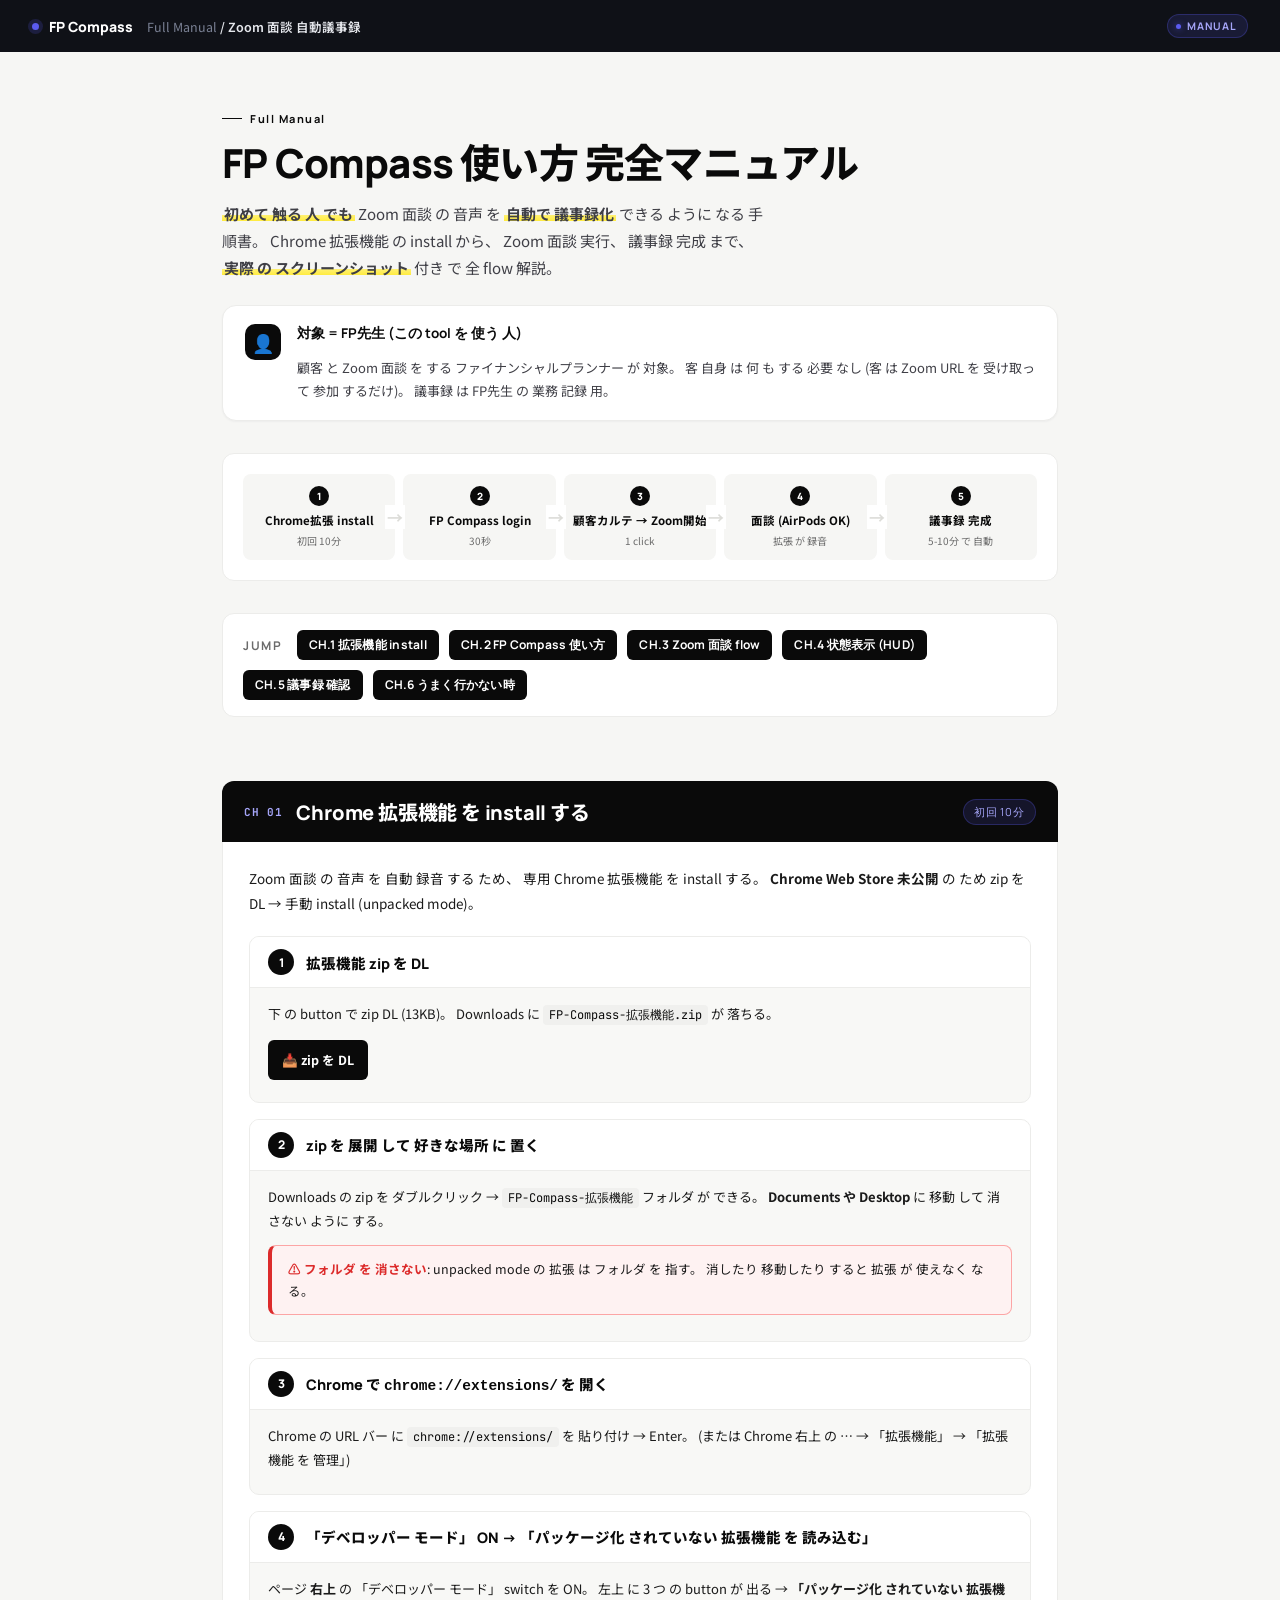
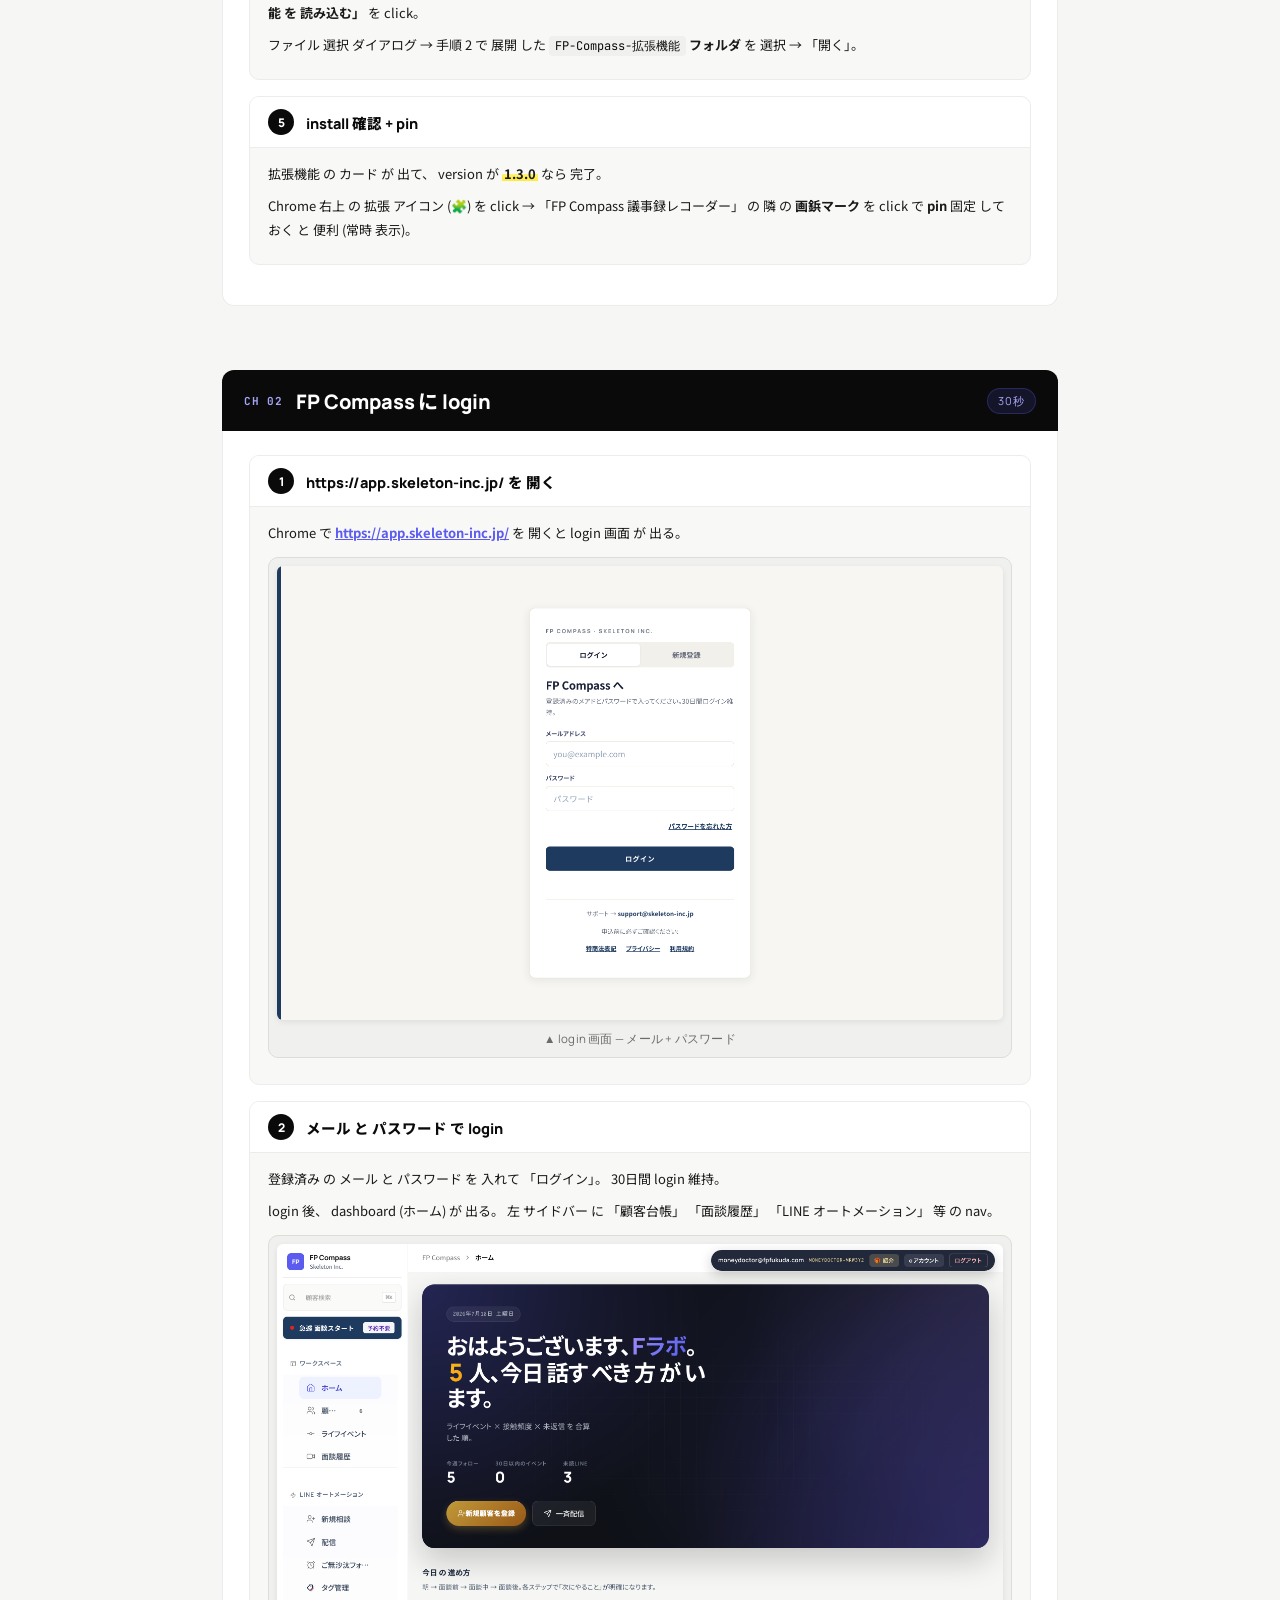
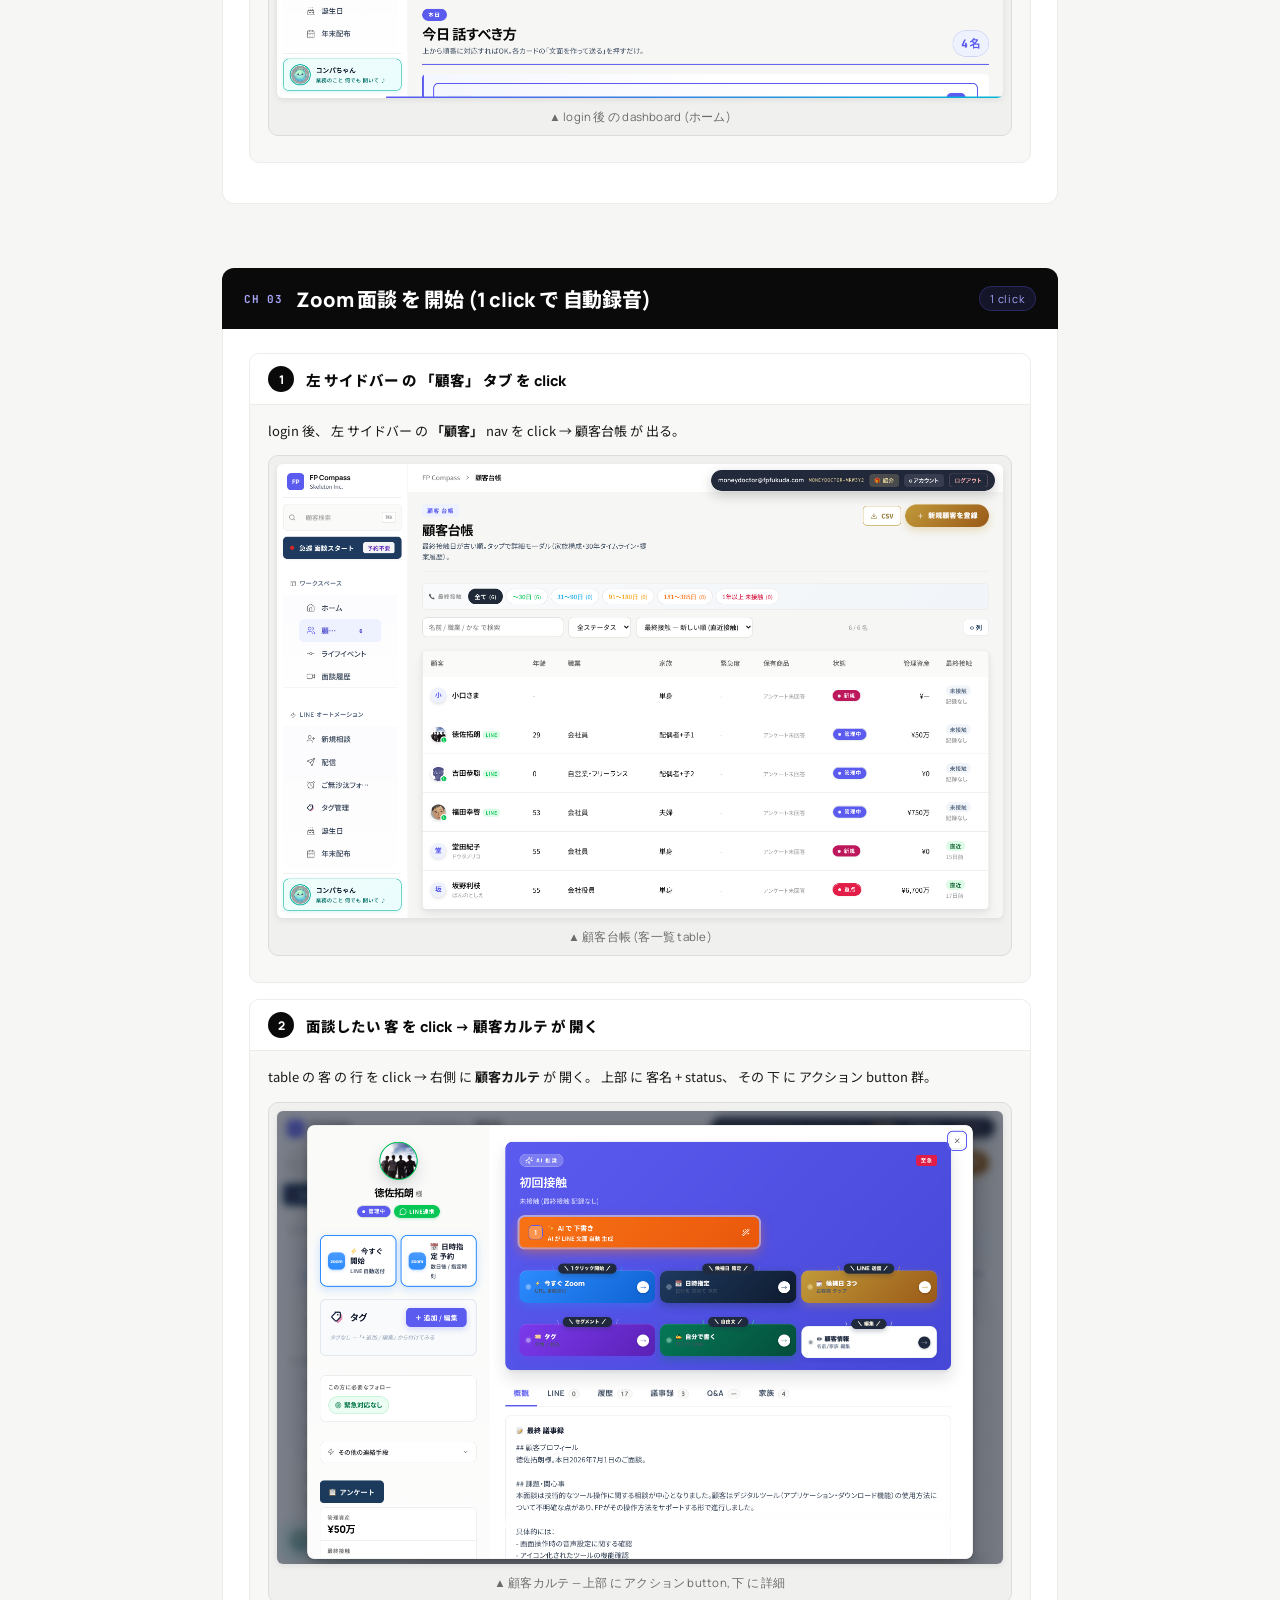
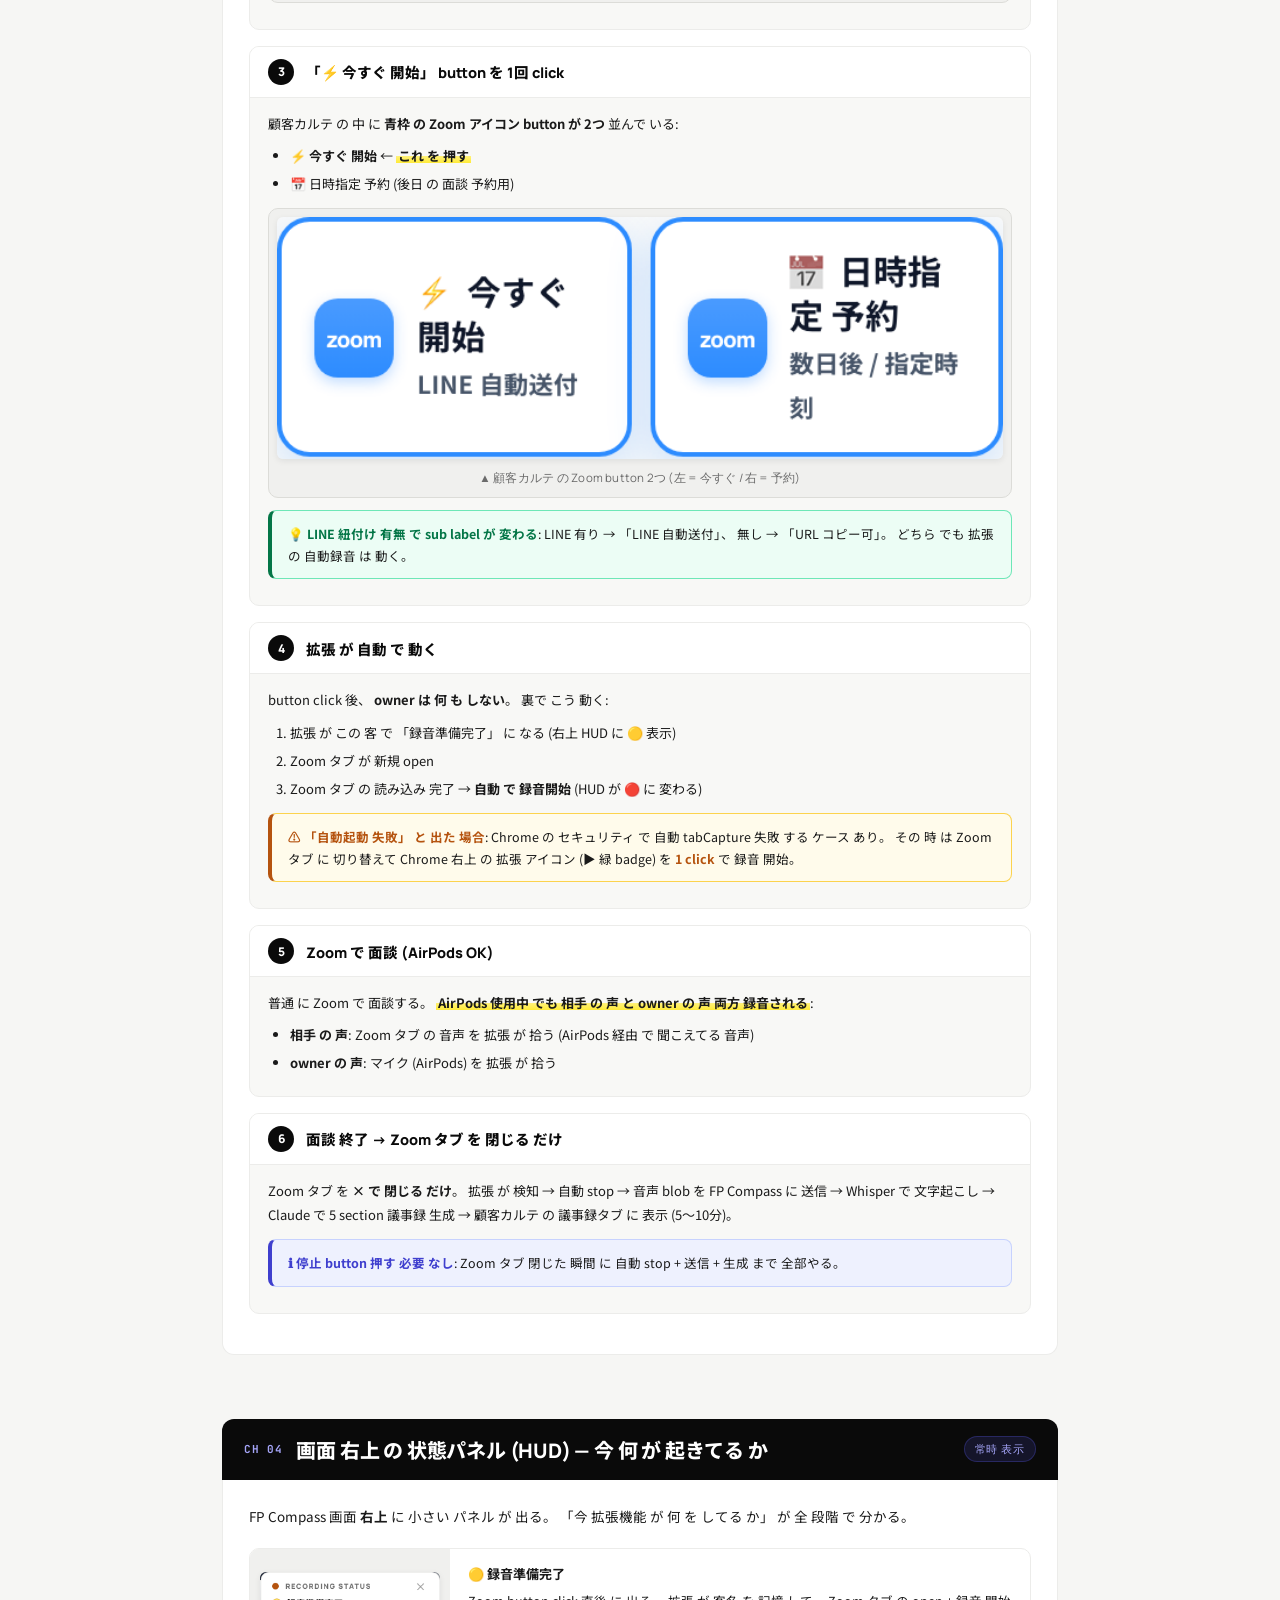
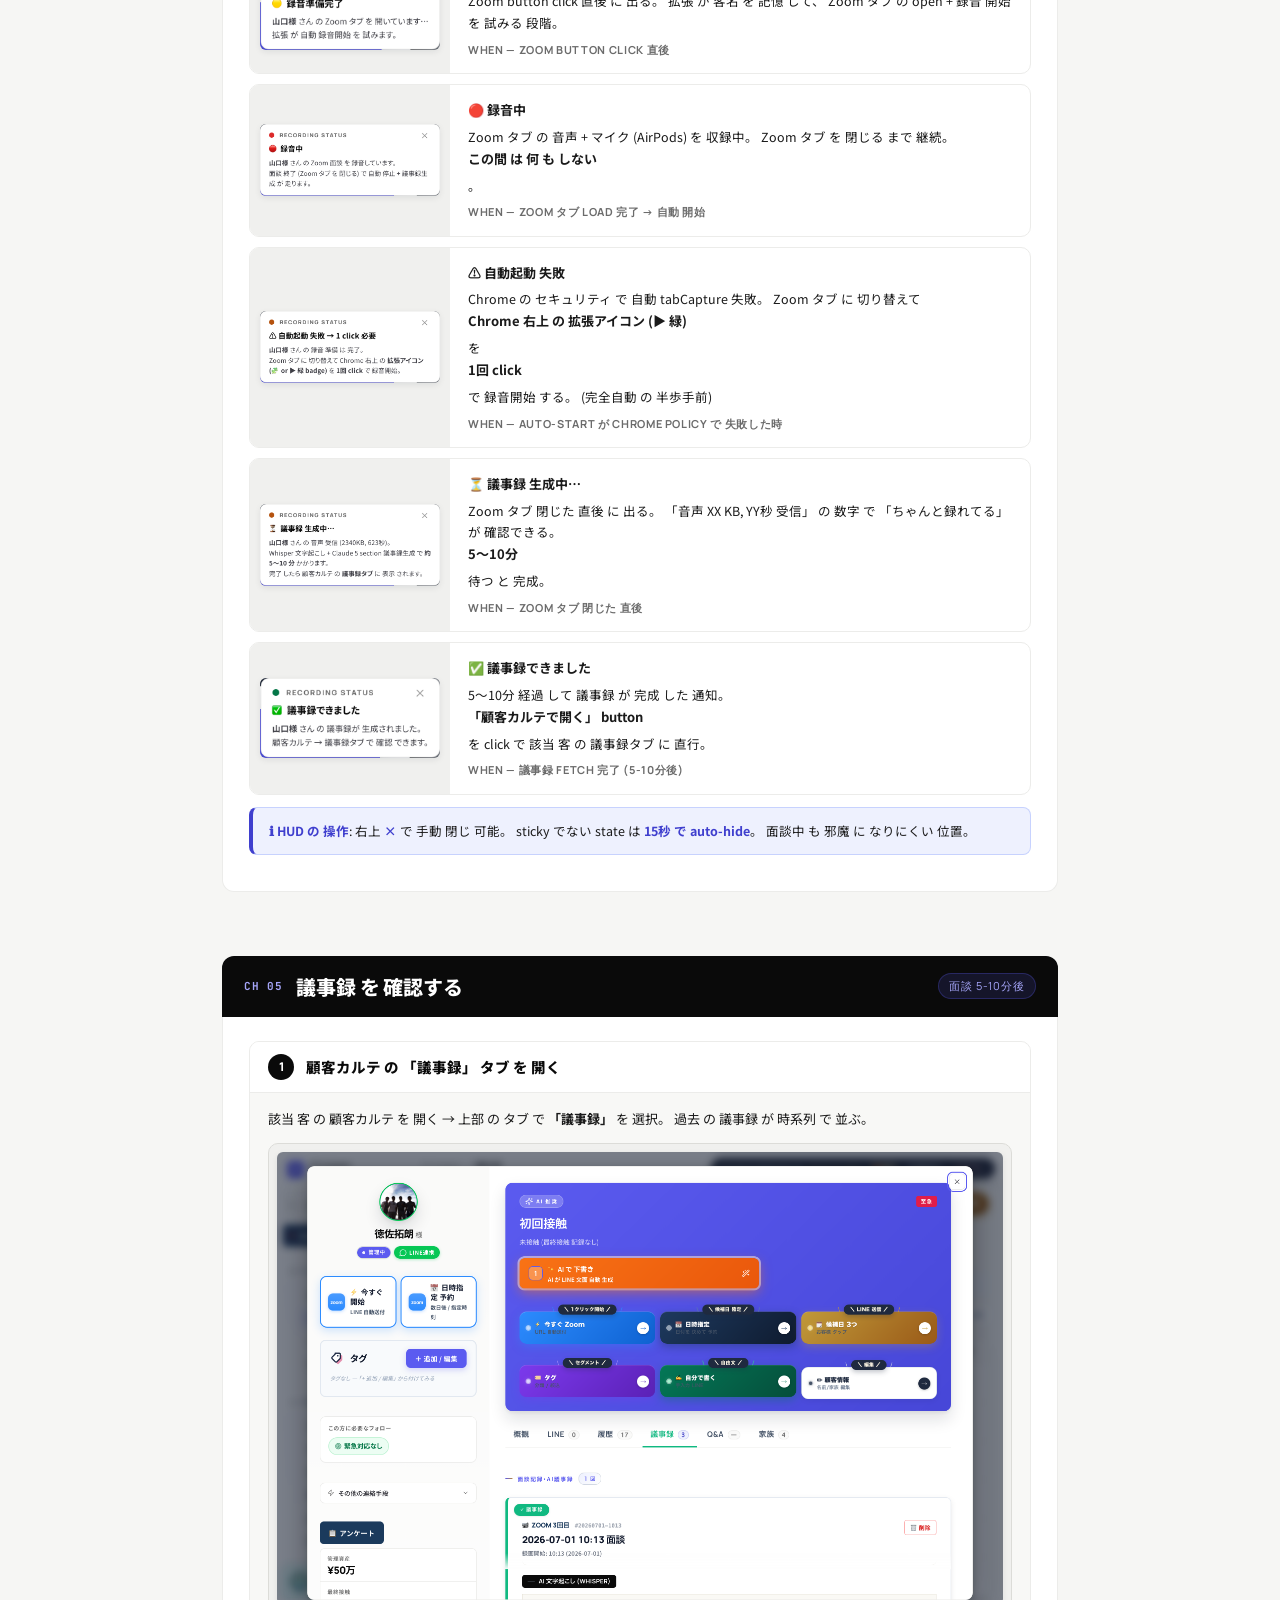
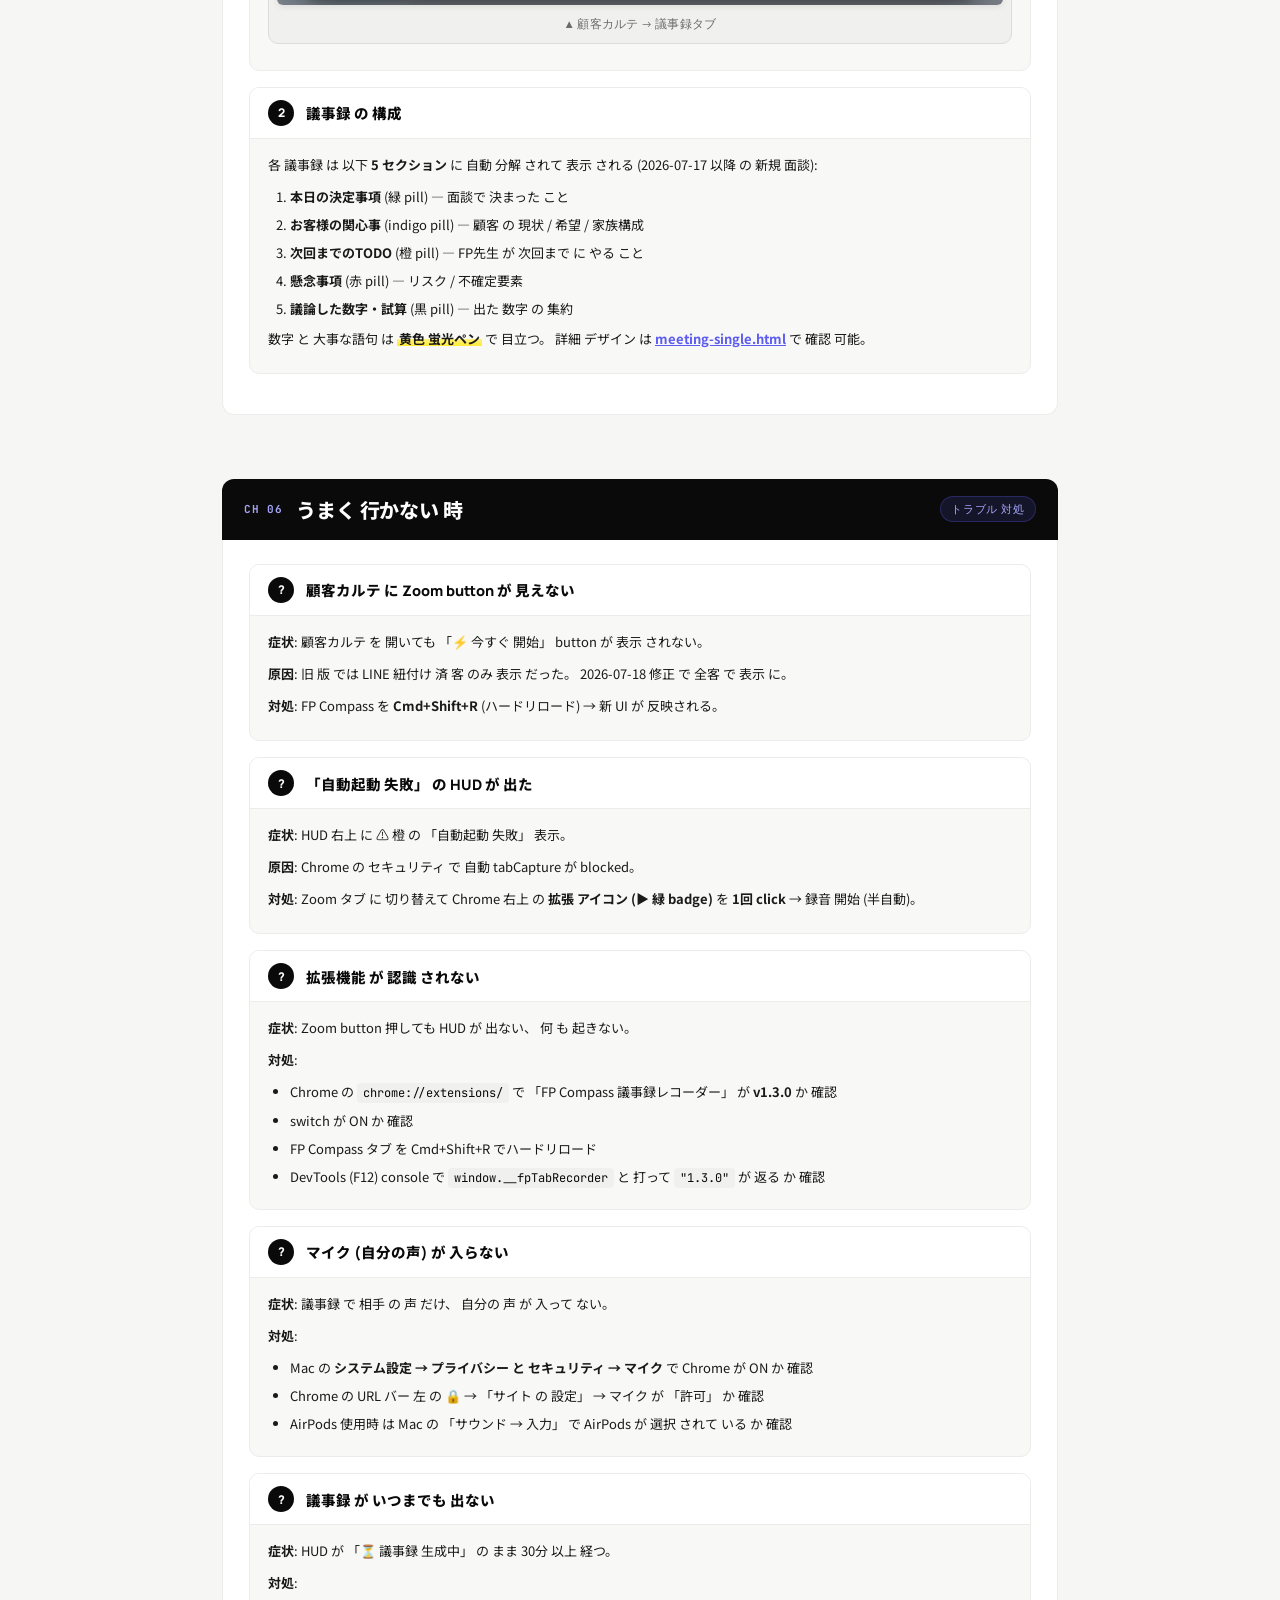
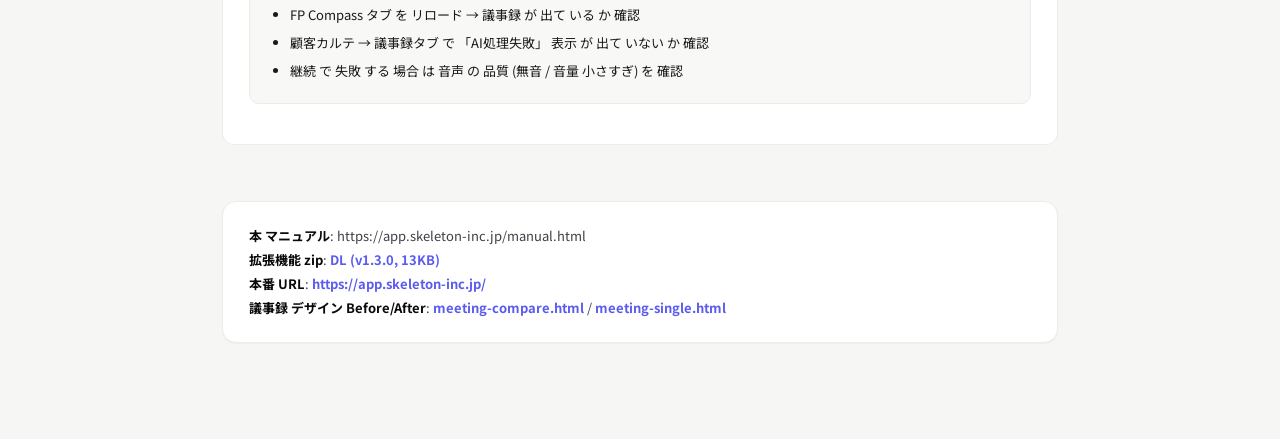
<file: manual.html>
<!doctype html>
<html lang="ja">
<head>
<meta charset="utf-8">
<meta name="viewport" content="width=device-width,initial-scale=1">
<title>FP Compass 完全マニュアル — Zoom 面談 自動議事録</title>
<link rel="preconnect" href="https://fonts.googleapis.com">
<link rel="preconnect" href="https://fonts.gstatic.com" crossorigin>
<link href="https://fonts.googleapis.com/css2?family=Manrope:wght@500;700;800&family=Noto+Sans+JP:wght@400;500;700;800&family=JetBrains+Mono:wght@400;600&display=swap" rel="stylesheet">
<style>
  * { box-sizing: border-box; }
  html, body { margin: 0; padding: 0; background: #F6F6F4; color: #0A0A0A; font-family: 'Noto Sans JP', -apple-system, sans-serif; -webkit-font-smoothing: antialiased; }

  .topbar { background: #0F1117; color: #E4E6EB; padding: 14px 32px; display: flex; align-items: center; gap: 14px; font-size: 12.5px; }
  .topbar .brand { font-family: 'Manrope', sans-serif; font-weight: 800; font-size: 14px; color: #FFF; }
  .topbar .brand::before { content: ''; display: inline-block; width: 7px; height: 7px; border-radius: 50%; background: #5B5BF0; box-shadow: 0 0 0 4px rgba(91,91,240,0.18); margin-right: 10px; vertical-align: middle; transform: translateY(-1px); }
  .topbar .crumb { color: #7A8194; }
  .topbar .crumb b { color: #E4E6EB; font-weight: 600; }
  .topbar .env { margin-left: auto; display: inline-flex; align-items: center; gap: 6px; padding: 4px 10px 4px 8px; background: rgba(91,91,240,0.14); color: #A5A5F8; border: 1px solid rgba(91,91,240,0.28); border-radius: 999px; font-family: 'Manrope', sans-serif; font-size: 10.5px; font-weight: 700; letter-spacing: 0.08em; }
  .topbar .env::before { content: ''; width: 5px; height: 5px; border-radius: 50%; background: #5B5BF0; box-shadow: 0 0 6px rgba(91,91,240,0.6); }

  .wrap { max-width: 900px; margin: 0 auto; padding: 48px 32px 96px; }

  .kicker { display: inline-flex; align-items: center; gap: 8px; font-family: 'Manrope', sans-serif; font-size: 11px; font-weight: 700; color: #0A0A0A; letter-spacing: 0.14em; margin-bottom: 14px; }
  .kicker::before { content: ''; width: 20px; height: 1.5px; background: #0A0A0A; }
  h1 { font-family: 'Manrope', 'Noto Sans JP', sans-serif; font-weight: 800; font-size: clamp(28px, 3.4vw, 40px); letter-spacing: -0.02em; line-height: 1.15; margin: 0 0 14px; }
  .sub { color: #3F3F46; font-size: 15px; line-height: 1.8; max-width: 68ch; margin: 0 0 24px; }
  .sub .hl { font-weight: 700; background: linear-gradient(transparent 55%, #FFF176 55%, #FFEB3B 88%, transparent 88%); padding: 0 2px; }

  .who-panel { display: grid; grid-template-columns: auto 1fr; gap: 14px 16px; padding: 18px 22px; background: #FFFFFF; border: 1px solid #ECECEA; border-radius: 14px; box-shadow: 0 1px 2px rgba(16,24,40,0.04); margin-bottom: 32px; }
  .who-panel .wp-icon { width: 36px; height: 36px; border-radius: 10px; background: #0A0A0A; color: #FFF; display: inline-flex; align-items: center; justify-content: center; font-size: 18px; flex-shrink: 0; grid-row: span 2; }
  .who-panel .wp-title { font-family: 'Manrope', sans-serif; font-size: 13.5px; font-weight: 700; color: #0A0A0A; }
  .who-panel .wp-body { font-size: 13px; line-height: 1.75; color: #3F3F46; grid-column: 2; }

  .overview-flow {
    display: grid; grid-template-columns: repeat(5, 1fr); gap: 8px; margin: 24px 0 32px; padding: 20px; background: #FFFFFF; border: 1px solid #ECECEA; border-radius: 12px;
  }
  .overview-flow .of-step { display: flex; flex-direction: column; align-items: center; gap: 6px; padding: 12px 8px; background: #F6F6F4; border-radius: 8px; text-align: center; position: relative; }
  .overview-flow .of-step:not(:last-child)::after { content: '→'; position: absolute; right: -10px; top: 50%; transform: translateY(-50%); color: #DCDCD8; font-weight: 700; z-index: 1; background: #FFF; padding: 0 2px; }
  .overview-flow .of-num { width: 20px; height: 20px; border-radius: 50%; background: #0A0A0A; color: #FFF; display: inline-flex; align-items: center; justify-content: center; font-family: 'Manrope', sans-serif; font-size: 10px; font-weight: 800; }
  .overview-flow .of-title { font-size: 11.5px; font-weight: 700; color: #0A0A0A; line-height: 1.4; }
  .overview-flow .of-sub { font-size: 10px; color: #6B6B6B; line-height: 1.4; }

  .toc { display: flex; gap: 10px; flex-wrap: wrap; margin: 20px 0 40px; padding: 16px 20px; background: #FFFFFF; border: 1px solid #ECECEA; border-radius: 12px; }
  .toc a { display: inline-flex; align-items: center; gap: 6px; padding: 6px 12px; background: #0A0A0A; color: #FFFFFF; text-decoration: none; border-radius: 6px; font-size: 12px; font-weight: 700; font-family: 'Manrope', sans-serif; letter-spacing: 0.02em; }
  .toc a:hover { background: #3F3F46; }
  .toc-label { font-size: 12px; color: #6B6B6B; font-family: 'Manrope', sans-serif; letter-spacing: 0.14em; font-weight: 700; align-self: center; margin-right: 4px; }

  .chapter { margin: 64px 0 0; }
  .chapter-head { padding: 16px 22px; background: #0A0A0A; color: #FFF; border-radius: 12px 12px 0 0; display: flex; align-items: center; gap: 14px; }
  .chapter-idx { font-family: 'JetBrains Mono', 'Manrope', monospace; font-size: 11px; font-weight: 700; color: #A5A5F8; letter-spacing: 0.06em; }
  .chapter-title { font-family: 'Manrope', 'Noto Sans JP', sans-serif; font-size: 20px; font-weight: 800; letter-spacing: -0.01em; color: #FFF; }
  .chapter-time { margin-left: auto; font-size: 11px; color: #A5A5F8; font-family: 'Manrope', sans-serif; letter-spacing: 0.08em; padding: 4px 10px; background: rgba(91,91,240,0.14); border: 1px solid rgba(91,91,240,0.28); border-radius: 999px; }
  .chapter-body { background: #FFF; border: 1px solid #ECECEA; border-top: none; border-radius: 0 0 12px 12px; padding: 24px 26px; }

  .step {
    background: #F8F8F6; border: 1px solid #ECECEA; border-radius: 10px; overflow: hidden; margin-bottom: 16px;
  }
  .step-head { display: flex; align-items: center; gap: 12px; padding: 12px 18px; background: #FFF; border-bottom: 1px solid #ECECEA; }
  .step-num { width: 26px; height: 26px; border-radius: 50%; background: #0A0A0A; color: #FFF; display: inline-flex; align-items: center; justify-content: center; font-family: 'Manrope', sans-serif; font-size: 12px; font-weight: 800; flex-shrink: 0; }
  .step-title { font-size: 14.5px; font-weight: 800; color: #0A0A0A; font-family: 'Manrope', 'Noto Sans JP', sans-serif; }
  .step-body { padding: 14px 18px; font-size: 13px; line-height: 1.85; color: #1A1A1A; }
  .step-body p { margin: 0 0 8px; }
  .step-body .hl { font-weight: 700; background: linear-gradient(transparent 55%, #FFF176 55%, #FFEB3B 88%, transparent 88%); padding: 0 2px; }
  .step-body code { font-family: 'JetBrains Mono', ui-monospace, monospace; font-size: 12px; background: #F0F0EE; padding: 2px 6px; border-radius: 4px; color: #0A0A0A; }
  .step-body ul, .step-body ol { margin: 6px 0; padding-left: 22px; }
  .step-body li { margin-bottom: 4px; }
  .step-body a.btn-link { display: inline-flex; align-items: center; gap: 6px; padding: 8px 14px; background: #0A0A0A; color: #FFF; text-decoration: none; border-radius: 6px; font-size: 12.5px; font-weight: 700; margin-top: 6px; }

  .shot-frame { margin: 12px 0; background: #F0F0EE; border: 1px solid #DCDCD8; border-radius: 10px; padding: 8px; }
  .shot-frame img { display: block; width: 100%; height: auto; border-radius: 6px; box-shadow: 0 2px 6px rgba(16,24,40,0.08); }
  .shot-caption { font-size: 11.5px; color: #6B6B6B; text-align: center; margin-top: 8px; font-family: 'Manrope', sans-serif; letter-spacing: 0.02em; }

  .hud-example { background: #FFF; border: 1px solid #ECECEA; border-radius: 10px; overflow: hidden; margin-bottom: 10px; display: grid; grid-template-columns: 200px 1fr; gap: 0; }
  .hud-example .hud-shot { background: #F0F0EE; padding: 10px; display: flex; align-items: center; justify-content: center; }
  .hud-example .hud-shot img { max-width: 100%; border-radius: 6px; box-shadow: 0 2px 6px rgba(16,24,40,0.08); }
  .hud-example .hud-desc { padding: 14px 18px; font-size: 12.5px; line-height: 1.75; color: #1A1A1A; }
  .hud-example .hud-desc b { display: block; margin-bottom: 4px; font-size: 13px; }
  .hud-example .hud-desc .when { font-size: 11px; color: #6B6B6B; font-family: 'Manrope', sans-serif; letter-spacing: 0.06em; text-transform: uppercase; font-weight: 700; margin-top: 6px; }

  .callout {
    background: #FFFBEB; border: 1px solid #FCD34D; border-left: 4px solid #B5530F; border-radius: 8px; padding: 12px 16px; margin: 12px 0; font-size: 12.5px; line-height: 1.75; color: #1A1A1A;
  }
  .callout b { color: #B5530F; }
  .callout.critical { background: #FEF2F2; border-color: #FCA5A5; border-left-color: #DC2B2B; }
  .callout.critical b { color: #DC2B2B; }
  .callout.info { background: #EEF1FE; border-color: #C7D2FE; border-left-color: #3F3FCE; }
  .callout.info b { color: #3F3FCE; }
  .callout.tip { background: #ECFDF5; border-color: #6EE7B7; border-left-color: #047647; }
  .callout.tip b { color: #047647; }

  .footer-note { margin-top: 56px; padding: 22px 26px; background: #FFFFFF; border: 1px solid #ECECEA; border-radius: 14px; color: #3F3F46; font-size: 13px; line-height: 1.85; box-shadow: 0 1px 2px rgba(16,24,40,0.04); }
  .footer-note b { color: #0A0A0A; font-weight: 700; }
  .footer-note a { color: #5B5BF0; font-weight: 700; text-decoration: none; }

  @media (max-width: 700px) {
    .topbar { padding: 12px 18px; flex-wrap: wrap; }
    .topbar .crumb { display: none; }
    .wrap { padding: 32px 20px 72px; }
    .who-panel { grid-template-columns: 1fr; }
    .who-panel .wp-icon { grid-row: auto; }
    .who-panel .wp-body { grid-column: 1; }
    .overview-flow { grid-template-columns: 1fr 1fr; }
    .overview-flow .of-step:not(:last-child)::after { display: none; }
    .hud-example { grid-template-columns: 1fr; }
  }
</style>
</head>
<body>

<div class="topbar">
  <span class="brand">FP Compass</span>
  <span class="crumb">Full Manual <b>/ Zoom 面談 自動議事録</b></span>
  <span class="env">MANUAL</span>
</div>

<div class="wrap">

  <div class="kicker">Full Manual</div>
  <h1>FP Compass 使い方 完全マニュアル</h1>
  <p class="sub">
    <span class="hl">初めて 触る 人 でも</span> Zoom 面談 の 音声 を <span class="hl">自動で 議事録化</span> できる ように なる 手順書。 Chrome 拡張機能 の install から、 Zoom 面談 実行、 議事録 完成 まで、 <span class="hl">実際 の スクリーンショット</span> 付き で 全 flow 解説。
  </p>

  <div class="who-panel">
    <div class="wp-icon" aria-hidden="true">👤</div>
    <div class="wp-title">対象 = FP先生 (この tool を 使う 人)</div>
    <div class="wp-body">
      顧客 と Zoom 面談 を する ファイナンシャルプランナー が 対象。 客 自身 は 何 も する 必要 なし (客 は Zoom URL を 受け取って 参加 するだけ)。 議事録 は FP先生 の 業務 記録 用。
    </div>
  </div>

  <div class="overview-flow">
    <div class="of-step">
      <span class="of-num">1</span>
      <div class="of-title">Chrome拡張 install</div>
      <div class="of-sub">初回 10分</div>
    </div>
    <div class="of-step">
      <span class="of-num">2</span>
      <div class="of-title">FP Compass login</div>
      <div class="of-sub">30秒</div>
    </div>
    <div class="of-step">
      <span class="of-num">3</span>
      <div class="of-title">顧客カルテ → Zoom開始</div>
      <div class="of-sub">1 click</div>
    </div>
    <div class="of-step">
      <span class="of-num">4</span>
      <div class="of-title">面談 (AirPods OK)</div>
      <div class="of-sub">拡張 が 録音</div>
    </div>
    <div class="of-step">
      <span class="of-num">5</span>
      <div class="of-title">議事録 完成</div>
      <div class="of-sub">5-10分 で 自動</div>
    </div>
  </div>

  <div class="toc">
    <span class="toc-label">JUMP</span>
    <a href="#c1">CH.1 拡張機能 install</a>
    <a href="#c2">CH.2 FP Compass 使い方</a>
    <a href="#c3">CH.3 Zoom 面談 flow</a>
    <a href="#c4">CH.4 状態表示 (HUD)</a>
    <a href="#c5">CH.5 議事録 確認</a>
    <a href="#c6">CH.6 うまく行かない時</a>
  </div>

  <!-- ============ CH1 拡張機能 install ============ -->
  <section class="chapter" id="c1">
    <div class="chapter-head">
      <span class="chapter-idx">CH 01</span>
      <span class="chapter-title">Chrome 拡張機能 を install する</span>
      <span class="chapter-time">初回 10分</span>
    </div>
    <div class="chapter-body">
      <p style="font-size:13.5px;line-height:1.85;margin:0 0 20px;color:#1A1A1A;">Zoom 面談 の 音声 を 自動 録音 する ため、 専用 Chrome 拡張機能 を install する。 <b>Chrome Web Store 未公開</b> の ため zip を DL → 手動 install (unpacked mode)。</p>

      <div class="step">
        <div class="step-head"><span class="step-num">1</span><span class="step-title">拡張機能 zip を DL</span></div>
        <div class="step-body">
          <p>下 の button で zip DL (13KB)。 Downloads に <code>FP-Compass-拡張機能.zip</code> が 落ちる。</p>
          <p><a class="btn-link" href="https://app.skeleton-inc.jp/FP-Compass-%E6%8B%A1%E5%BC%B5%E6%A9%9F%E8%83%BD.zip" download>📥 zip を DL</a></p>
        </div>
      </div>

      <div class="step">
        <div class="step-head"><span class="step-num">2</span><span class="step-title">zip を 展開 して 好きな場所 に 置く</span></div>
        <div class="step-body">
          <p>Downloads の zip を ダブルクリック → <code>FP-Compass-拡張機能</code> フォルダ が できる。 <b>Documents や Desktop</b> に 移動 して 消さない ように する。</p>
          <div class="callout critical">
            <b>⚠ フォルダ を 消さない</b>: unpacked mode の 拡張 は フォルダ を 指す。 消したり 移動したり すると 拡張 が 使えなく なる。
          </div>
        </div>
      </div>

      <div class="step">
        <div class="step-head"><span class="step-num">3</span><span class="step-title">Chrome で <code>chrome://extensions/</code> を 開く</span></div>
        <div class="step-body">
          <p>Chrome の URL バー に <code>chrome://extensions/</code> を 貼り付け → Enter。 (または Chrome 右上 の … → 「拡張機能」 → 「拡張機能 を 管理」)</p>
        </div>
      </div>

      <div class="step">
        <div class="step-head"><span class="step-num">4</span><span class="step-title">「デベロッパー モード」 ON → 「パッケージ化 されていない 拡張機能 を 読み込む」</span></div>
        <div class="step-body">
          <p>ページ <b>右上</b> の 「デベロッパー モード」 switch を ON。 左上 に 3 つ の button が 出る → <b>「パッケージ化 されていない 拡張機能 を 読み込む」</b> を click。</p>
          <p>ファイル 選択 ダイアログ → 手順 2 で 展開 した <code>FP-Compass-拡張機能</code> <b>フォルダ</b> を 選択 → 「開く」。</p>
        </div>
      </div>

      <div class="step">
        <div class="step-head"><span class="step-num">5</span><span class="step-title">install 確認 + pin</span></div>
        <div class="step-body">
          <p>拡張機能 の カード が 出て、 version が <span class="hl">1.3.0</span> なら 完了。</p>
          <p>Chrome 右上 の 拡張 アイコン (🧩) を click → 「FP Compass 議事録レコーダー」 の 隣 の <b>画鋲マーク</b> を click で <b>pin</b> 固定 して おく と 便利 (常時 表示)。</p>
        </div>
      </div>
    </div>
  </section>

  <!-- ============ CH2 FP Compass 使い方 ============ -->
  <section class="chapter" id="c2">
    <div class="chapter-head">
      <span class="chapter-idx">CH 02</span>
      <span class="chapter-title">FP Compass に login</span>
      <span class="chapter-time">30秒</span>
    </div>
    <div class="chapter-body">
      <div class="step">
        <div class="step-head"><span class="step-num">1</span><span class="step-title">https://app.skeleton-inc.jp/ を 開く</span></div>
        <div class="step-body">
          <p>Chrome で <a href="https://app.skeleton-inc.jp/" target="_blank" style="color:#5B5BF0;font-weight:700;">https://app.skeleton-inc.jp/</a> を 開くと login 画面 が 出る。</p>
          <div class="shot-frame">
            <img src="./assets/manual/00-login.png" alt="login 画面">
            <div class="shot-caption">▲ login 画面 — メール + パスワード</div>
          </div>
        </div>
      </div>

      <div class="step">
        <div class="step-head"><span class="step-num">2</span><span class="step-title">メール と パスワード で login</span></div>
        <div class="step-body">
          <p>登録済み の メール と パスワード を 入れて 「ログイン」。 30日間 login 維持。</p>
          <p>login 後、 dashboard (ホーム) が 出る。 左 サイドバー に 「顧客台帳」 「面談履歴」 「LINE オートメーション」 等 の nav。</p>
          <div class="shot-frame">
            <img src="./assets/manual/01-dashboard.png" alt="dashboard">
            <div class="shot-caption">▲ login 後 の dashboard (ホーム)</div>
          </div>
        </div>
      </div>
    </div>
  </section>

  <!-- ============ CH3 Zoom 面談 flow ============ -->
  <section class="chapter" id="c3">
    <div class="chapter-head">
      <span class="chapter-idx">CH 03</span>
      <span class="chapter-title">Zoom 面談 を 開始 (1 click で 自動録音)</span>
      <span class="chapter-time">1 click</span>
    </div>
    <div class="chapter-body">
      <div class="step">
        <div class="step-head"><span class="step-num">1</span><span class="step-title">左 サイドバー の 「顧客」 タブ を click</span></div>
        <div class="step-body">
          <p>login 後、 左 サイドバー の <b>「顧客」</b> nav を click → 顧客台帳 が 出る。</p>
          <div class="shot-frame">
            <img src="./assets/manual/02-clients-list.png" alt="顧客台帳">
            <div class="shot-caption">▲ 顧客台帳 (客一覧 table)</div>
          </div>
        </div>
      </div>

      <div class="step">
        <div class="step-head"><span class="step-num">2</span><span class="step-title">面談したい 客 を click → 顧客カルテ が 開く</span></div>
        <div class="step-body">
          <p>table の 客 の 行 を click → 右側 に <b>顧客カルテ</b> が 開く。 上部 に 客名 + status、 その 下 に アクション button 群。</p>
          <div class="shot-frame">
            <img src="./assets/manual/03-customer-detail.png" alt="顧客カルテ">
            <div class="shot-caption">▲ 顧客カルテ — 上部 に アクション button, 下 に 詳細</div>
          </div>
        </div>
      </div>

      <div class="step">
        <div class="step-head"><span class="step-num">3</span><span class="step-title">「⚡ 今すぐ 開始」 button を 1回 click</span></div>
        <div class="step-body">
          <p>顧客カルテ の 中 に <b>青枠 の Zoom アイコン button が 2つ</b> 並んで いる:</p>
          <ul>
            <li><b>⚡ 今すぐ 開始</b> ← <span class="hl">これ を 押す</span></li>
            <li>📅 日時指定 予約 (後日 の 面談 予約用)</li>
          </ul>
          <div class="shot-frame">
            <img src="./assets/manual/04-zoom-buttons.png" alt="Zoom button">
            <div class="shot-caption">▲ 顧客カルテ の Zoom button 2つ (左 = 今すぐ / 右 = 予約)</div>
          </div>
          <div class="callout tip">
            <b>💡 LINE 紐付け 有無 で sub label が 変わる</b>: LINE 有り → 「LINE 自動送付」、 無し → 「URL コピー可」。 どちら でも 拡張 の 自動録音 は 動く。
          </div>
        </div>
      </div>

      <div class="step">
        <div class="step-head"><span class="step-num">4</span><span class="step-title">拡張 が 自動 で 動く</span></div>
        <div class="step-body">
          <p>button click 後、 <b>owner は 何 も しない</b>。 裏で こう 動く:</p>
          <ol>
            <li>拡張 が この 客 で 「録音準備完了」 に なる (右上 HUD に 🟡 表示)</li>
            <li>Zoom タブ が 新規 open</li>
            <li>Zoom タブ の 読み込み 完了 → <b>自動 で 録音開始</b> (HUD が 🔴 に 変わる)</li>
          </ol>
          <div class="callout">
            <b>⚠ 「自動起動 失敗」 と 出た 場合</b>: Chrome の セキュリティ で 自動 tabCapture 失敗 する ケース あり。 その 時 は Zoom タブ に 切り替えて Chrome 右上 の 拡張 アイコン (▶ 緑 badge) を <b>1 click</b> で 録音 開始。
          </div>
        </div>
      </div>

      <div class="step">
        <div class="step-head"><span class="step-num">5</span><span class="step-title">Zoom で 面談 (AirPods OK)</span></div>
        <div class="step-body">
          <p>普通 に Zoom で 面談する。 <span class="hl">AirPods 使用中 でも 相手 の 声 と owner の 声 両方 録音される</span>:</p>
          <ul>
            <li><b>相手 の 声</b>: Zoom タブ の 音声 を 拡張 が 拾う (AirPods 経由 で 聞こえてる 音声)</li>
            <li><b>owner の 声</b>: マイク (AirPods) を 拡張 が 拾う</li>
          </ul>
        </div>
      </div>

      <div class="step">
        <div class="step-head"><span class="step-num">6</span><span class="step-title">面談 終了 → Zoom タブ を 閉じる だけ</span></div>
        <div class="step-body">
          <p>Zoom タブ を <b>× で 閉じる だけ</b>。 拡張 が 検知 → 自動 stop → 音声 blob を FP Compass に 送信 → Whisper で 文字起こし → Claude で 5 section 議事録 生成 → 顧客カルテ の 議事録タブ に 表示 (5〜10分)。</p>
          <div class="callout info">
            <b>ℹ 停止 button 押す 必要 なし</b>: Zoom タブ 閉じた 瞬間 に 自動 stop + 送信 + 生成 まで 全部やる。
          </div>
        </div>
      </div>
    </div>
  </section>

  <!-- ============ CH4 状態表示 HUD ============ -->
  <section class="chapter" id="c4">
    <div class="chapter-head">
      <span class="chapter-idx">CH 04</span>
      <span class="chapter-title">画面 右上 の 状態パネル (HUD) — 今 何 が 起きてる か</span>
      <span class="chapter-time">常時 表示</span>
    </div>
    <div class="chapter-body">
      <p style="font-size:13.5px;line-height:1.85;margin:0 0 20px;color:#1A1A1A;">FP Compass 画面 <b>右上</b> に 小さい パネル が 出る。 「今 拡張機能 が 何 を してる か」 が 全 段階 で 分かる。</p>

      <div class="hud-example">
        <div class="hud-shot"><img src="./assets/manual/10-hud-armed.png" alt="準備完了"></div>
        <div class="hud-desc">
          <b>🟡 録音準備完了</b>
          <div>Zoom button click 直後 に 出る。 拡張 が 客名 を 記憶 して、 Zoom タブ の open + 録音 開始 を 試みる 段階。</div>
          <div class="when">WHEN — Zoom button click 直後</div>
        </div>
      </div>

      <div class="hud-example">
        <div class="hud-shot"><img src="./assets/manual/11-hud-recording.png" alt="録音中"></div>
        <div class="hud-desc">
          <b>🔴 録音中</b>
          <div>Zoom タブ の 音声 + マイク (AirPods) を 収録中。 Zoom タブ を 閉じる まで 継続。 <b>この間 は 何 も しない</b>。</div>
          <div class="when">WHEN — Zoom タブ load 完了 → 自動 開始</div>
        </div>
      </div>

      <div class="hud-example">
        <div class="hud-shot"><img src="./assets/manual/12-hud-failed.png" alt="失敗"></div>
        <div class="hud-desc">
          <b>⚠ 自動起動 失敗</b>
          <div>Chrome の セキュリティ で 自動 tabCapture 失敗。 Zoom タブ に 切り替えて <b>Chrome 右上 の 拡張アイコン (▶ 緑)</b> を <b>1回 click</b> で 録音開始 する。 (完全自動 の 半歩手前)</div>
          <div class="when">WHEN — auto-start が Chrome policy で 失敗した時</div>
        </div>
      </div>

      <div class="hud-example">
        <div class="hud-shot"><img src="./assets/manual/13-hud-processing.png" alt="処理中"></div>
        <div class="hud-desc">
          <b>⏳ 議事録 生成中…</b>
          <div>Zoom タブ 閉じた 直後 に 出る。 「音声 XX KB, YY秒 受信」 の 数字 で 「ちゃんと録れてる」 が 確認できる。 <b>5〜10分</b> 待つ と 完成。</div>
          <div class="when">WHEN — Zoom タブ 閉じた 直後</div>
        </div>
      </div>

      <div class="hud-example">
        <div class="hud-shot"><img src="./assets/manual/14-hud-done.png" alt="完了"></div>
        <div class="hud-desc">
          <b>✅ 議事録できました</b>
          <div>5〜10分 経過 して 議事録 が 完成 した 通知。 <b>「顧客カルテで開く」 button</b> を click で 該当 客 の 議事録タブ に 直行。</div>
          <div class="when">WHEN — 議事録 fetch 完了 (5-10分後)</div>
        </div>
      </div>

      <div class="callout info">
        <b>ℹ HUD の 操作</b>: 右上 <b>×</b> で 手動 閉じ 可能。 sticky でない state は <b>15秒 で auto-hide</b>。 面談中 も 邪魔 に なりにくい 位置。
      </div>
    </div>
  </section>

  <!-- ============ CH5 議事録 確認 ============ -->
  <section class="chapter" id="c5">
    <div class="chapter-head">
      <span class="chapter-idx">CH 05</span>
      <span class="chapter-title">議事録 を 確認する</span>
      <span class="chapter-time">面談 5-10分後</span>
    </div>
    <div class="chapter-body">
      <div class="step">
        <div class="step-head"><span class="step-num">1</span><span class="step-title">顧客カルテ の 「議事録」 タブ を 開く</span></div>
        <div class="step-body">
          <p>該当 客 の 顧客カルテ を 開く → 上部 の タブ で <b>「議事録」</b> を 選択。 過去 の 議事録 が 時系列 で 並ぶ。</p>
          <div class="shot-frame">
            <img src="./assets/manual/05-meetings-tab.png" alt="議事録タブ">
            <div class="shot-caption">▲ 顧客カルテ → 議事録タブ</div>
          </div>
        </div>
      </div>

      <div class="step">
        <div class="step-head"><span class="step-num">2</span><span class="step-title">議事録 の 構成</span></div>
        <div class="step-body">
          <p>各 議事録 は 以下 <b>5 セクション</b> に 自動 分解 されて 表示 される (2026-07-17 以降 の 新規 面談):</p>
          <ol>
            <li><b>本日の決定事項</b> (緑 pill) — 面談で 決まった こと</li>
            <li><b>お客様の関心事</b> (indigo pill) — 顧客 の 現状 / 希望 / 家族構成</li>
            <li><b>次回までのTODO</b> (橙 pill) — FP先生 が 次回まで に やる こと</li>
            <li><b>懸念事項</b> (赤 pill) — リスク / 不確定要素</li>
            <li><b>議論した数字・試算</b> (黒 pill) — 出た 数字 の 集約</li>
          </ol>
          <p>数字 と 大事な語句 は <span class="hl">黄色 蛍光ペン</span> で 目立つ。 詳細 デザイン は <a href="./meeting-single.html" target="_blank" style="color:#5B5BF0;font-weight:700;">meeting-single.html</a> で 確認 可能。</p>
        </div>
      </div>
    </div>
  </section>

  <!-- ============ CH6 うまく行かない時 ============ -->
  <section class="chapter" id="c6">
    <div class="chapter-head">
      <span class="chapter-idx">CH 06</span>
      <span class="chapter-title">うまく 行かない 時</span>
      <span class="chapter-time">トラブル 対処</span>
    </div>
    <div class="chapter-body">

      <div class="step">
        <div class="step-head"><span class="step-num">?</span><span class="step-title">顧客カルテ に Zoom button が 見えない</span></div>
        <div class="step-body">
          <p><b>症状</b>: 顧客カルテ を 開いても 「⚡ 今すぐ 開始」 button が 表示 されない。</p>
          <p><b>原因</b>: 旧 版 では LINE 紐付け 済 客 のみ 表示 だった。 2026-07-18 修正 で 全客 で 表示 に。</p>
          <p><b>対処</b>: FP Compass を <b>Cmd+Shift+R</b> (ハードリロード) → 新 UI が 反映される。</p>
        </div>
      </div>

      <div class="step">
        <div class="step-head"><span class="step-num">?</span><span class="step-title">「自動起動 失敗」 の HUD が 出た</span></div>
        <div class="step-body">
          <p><b>症状</b>: HUD 右上 に ⚠ 橙 の 「自動起動 失敗」 表示。</p>
          <p><b>原因</b>: Chrome の セキュリティ で 自動 tabCapture が blocked。</p>
          <p><b>対処</b>: Zoom タブ に 切り替えて Chrome 右上 の <b>拡張 アイコン (▶ 緑 badge)</b> を <b>1回 click</b> → 録音 開始 (半自動)。</p>
        </div>
      </div>

      <div class="step">
        <div class="step-head"><span class="step-num">?</span><span class="step-title">拡張機能 が 認識 されない</span></div>
        <div class="step-body">
          <p><b>症状</b>: Zoom button 押しても HUD が 出ない、 何 も 起きない。</p>
          <p><b>対処</b>:</p>
          <ul>
            <li>Chrome の <code>chrome://extensions/</code> で 「FP Compass 議事録レコーダー」 が <b>v1.3.0</b> か 確認</li>
            <li>switch が ON か 確認</li>
            <li>FP Compass タブ を Cmd+Shift+R でハードリロード</li>
            <li>DevTools (F12) console で <code>window.__fpTabRecorder</code> と 打って <code>"1.3.0"</code> が 返る か 確認</li>
          </ul>
        </div>
      </div>

      <div class="step">
        <div class="step-head"><span class="step-num">?</span><span class="step-title">マイク (自分の声) が 入らない</span></div>
        <div class="step-body">
          <p><b>症状</b>: 議事録 で 相手 の 声 だけ、 自分の 声 が 入って ない。</p>
          <p><b>対処</b>:</p>
          <ul>
            <li>Mac の <b>システム設定 → プライバシー と セキュリティ → マイク</b> で Chrome が ON か 確認</li>
            <li>Chrome の URL バー 左 の 🔒 → 「サイト の 設定」 → マイク が 「許可」 か 確認</li>
            <li>AirPods 使用時 は Mac の 「サウンド → 入力」 で AirPods が 選択 されて いる か 確認</li>
          </ul>
        </div>
      </div>

      <div class="step">
        <div class="step-head"><span class="step-num">?</span><span class="step-title">議事録 が いつまでも 出ない</span></div>
        <div class="step-body">
          <p><b>症状</b>: HUD が 「⏳ 議事録 生成中」 の まま 30分 以上 経つ。</p>
          <p><b>対処</b>:</p>
          <ul>
            <li>FP Compass タブ を リロード → 議事録 が 出て いる か 確認</li>
            <li>顧客カルテ → 議事録タブ で 「AI処理失敗」 表示 が 出て いない か 確認</li>
            <li>継続 で 失敗 する 場合 は 音声 の 品質 (無音 / 音量 小さすぎ) を 確認</li>
          </ul>
        </div>
      </div>

    </div>
  </section>

  <div class="footer-note">
    <b>本 マニュアル</b>: https://app.skeleton-inc.jp/manual.html<br>
    <b>拡張機能 zip</b>: <a href="https://app.skeleton-inc.jp/FP-Compass-%E6%8B%A1%E5%BC%B5%E6%A9%9F%E8%83%BD.zip" download>DL (v1.3.0, 13KB)</a><br>
    <b>本番 URL</b>: <a href="https://app.skeleton-inc.jp/">https://app.skeleton-inc.jp/</a><br>
    <b>議事録 デザイン Before/After</b>: <a href="./meeting-compare.html">meeting-compare.html</a> / <a href="./meeting-single.html">meeting-single.html</a>
  </div>

</div>
</body>
</html>
</file>
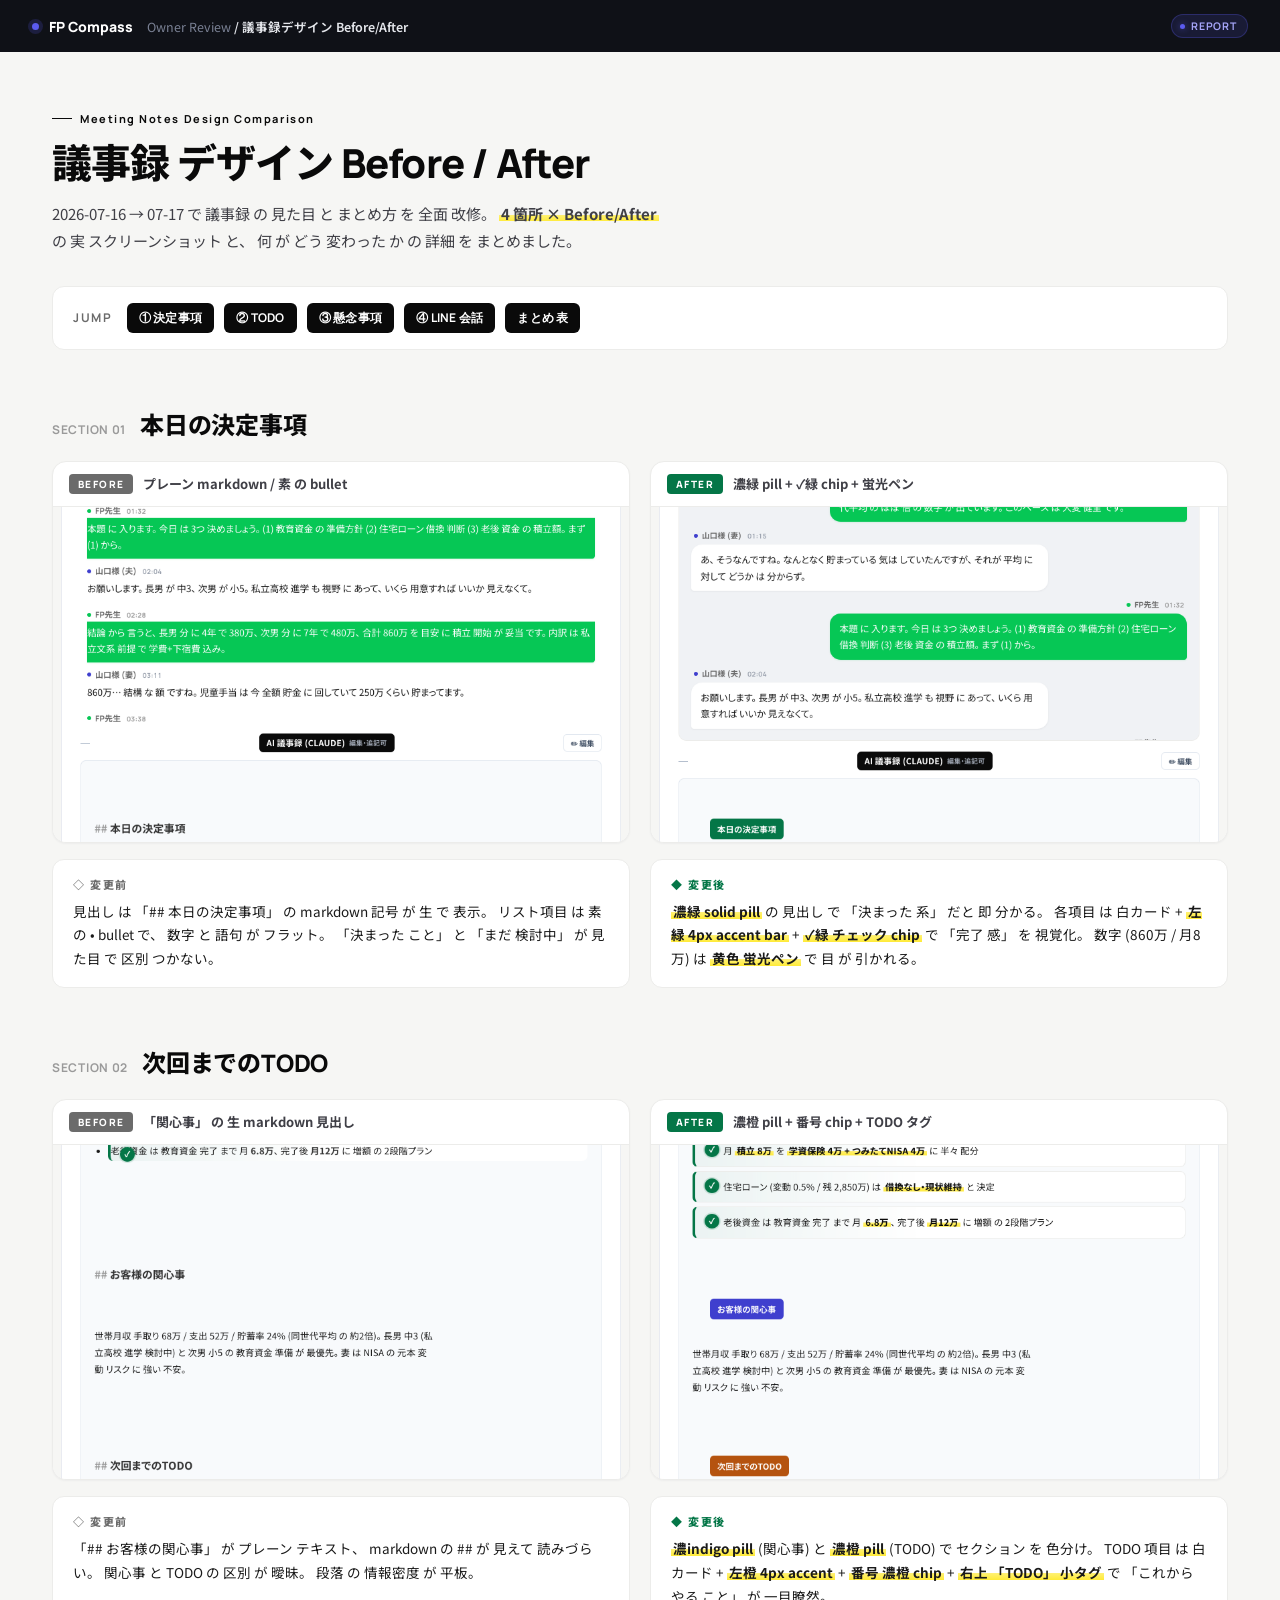
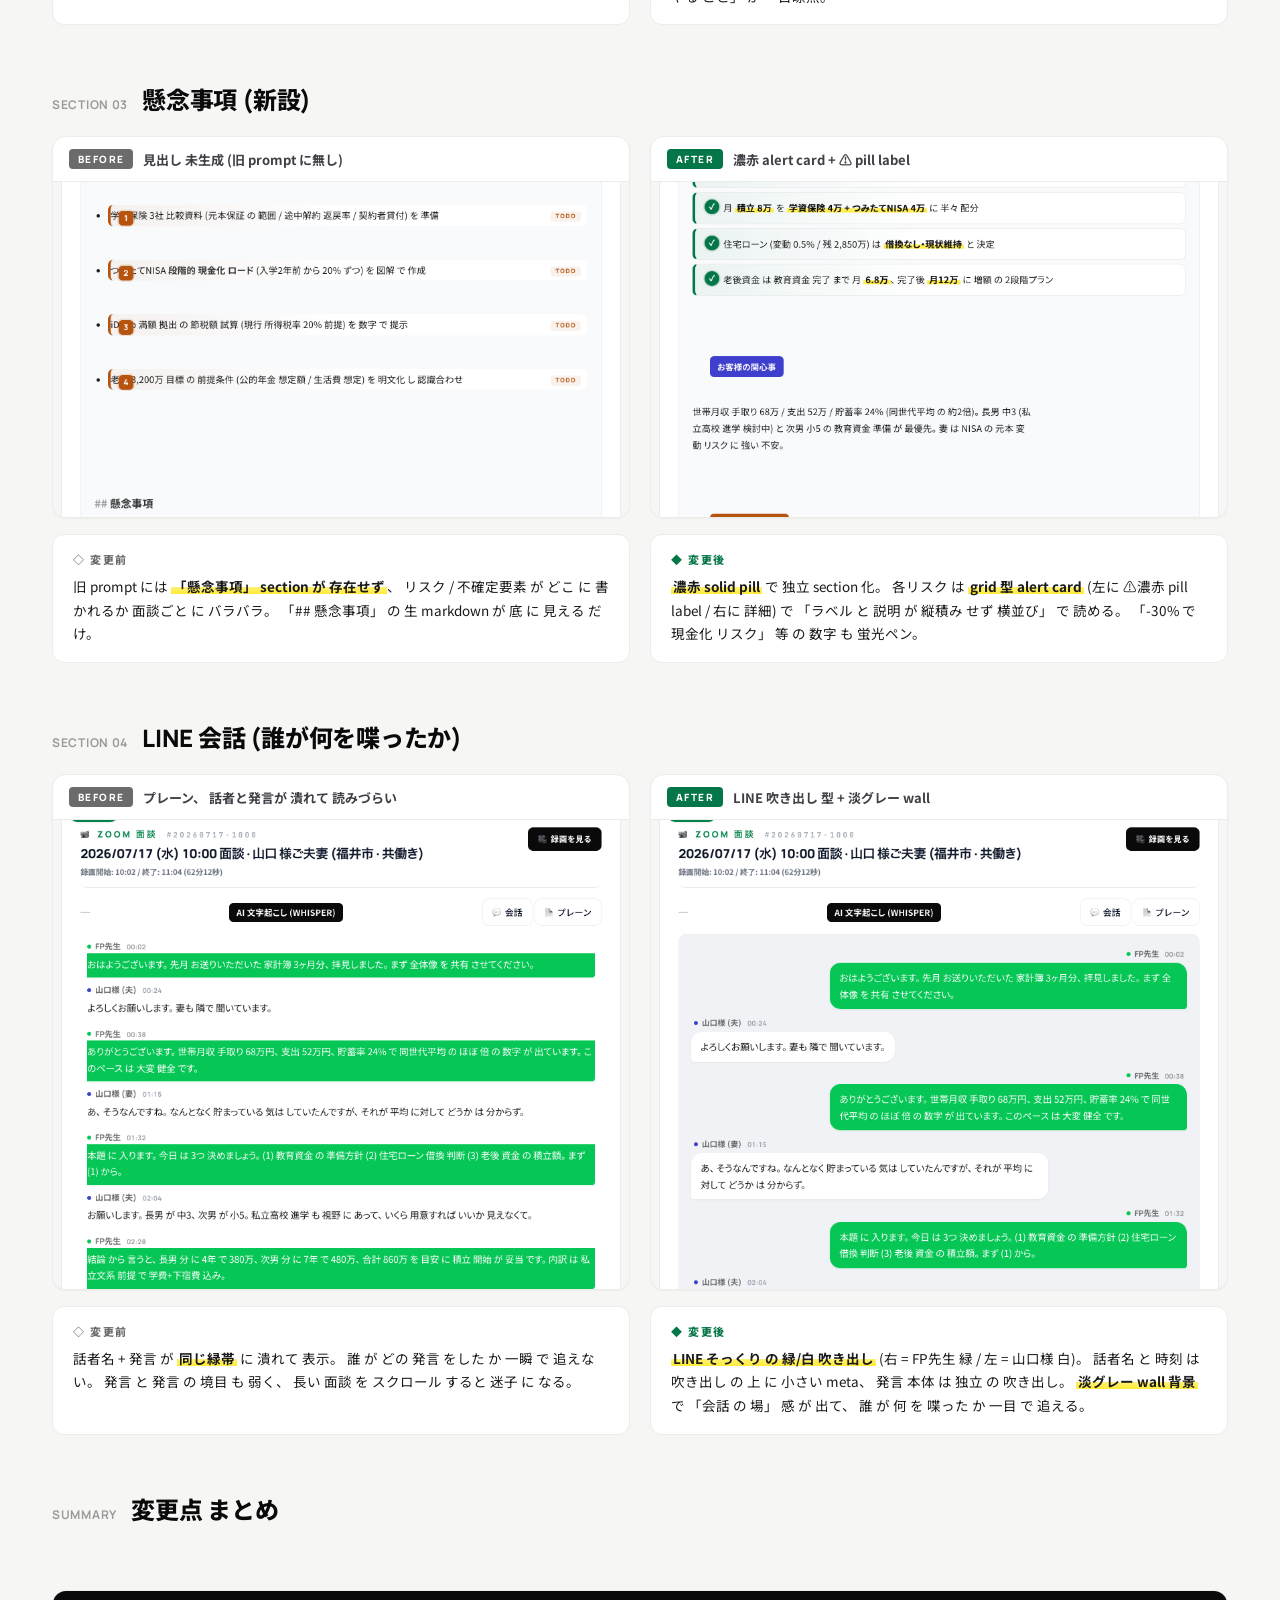
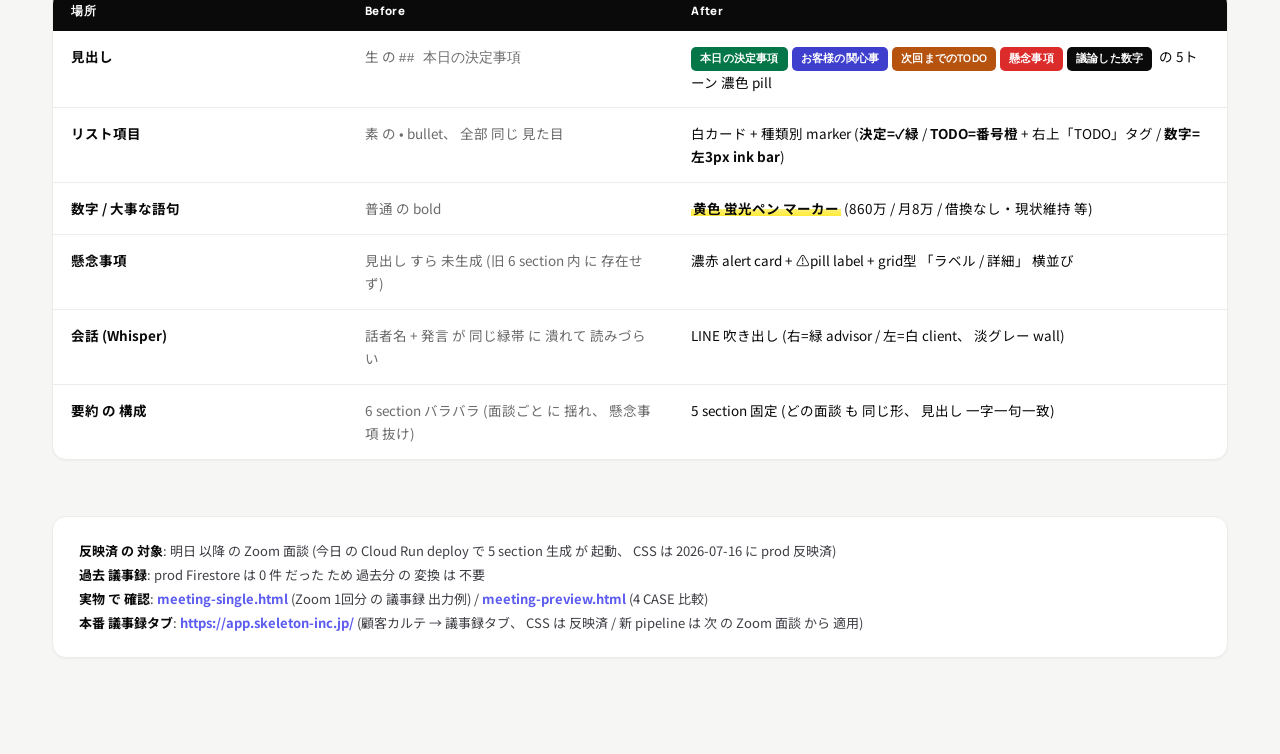
<file: meeting-compare.html>
<!doctype html>
<html lang="ja">
<head>
<meta charset="utf-8">
<meta name="viewport" content="width=device-width,initial-scale=1">
<title>議事録デザイン Before/After 比較 — FP Compass</title>
<link rel="preconnect" href="https://fonts.googleapis.com">
<link rel="preconnect" href="https://fonts.gstatic.com" crossorigin>
<link href="https://fonts.googleapis.com/css2?family=Manrope:wght@500;700;800&family=Noto+Sans+JP:wght@400;500;700;800&display=swap" rel="stylesheet">
<style>
  * { box-sizing: border-box; }
  html, body { margin: 0; padding: 0; background: #F6F6F4; color: #0A0A0A; font-family: 'Noto Sans JP', -apple-system, sans-serif; -webkit-font-smoothing: antialiased; }

  .topbar { background: #0F1117; color: #E4E6EB; padding: 14px 32px; display: flex; align-items: center; gap: 14px; font-size: 12.5px; }
  .topbar .brand { font-family: 'Manrope', sans-serif; font-weight: 800; font-size: 14px; color: #FFF; }
  .topbar .brand::before { content: ''; display: inline-block; width: 7px; height: 7px; border-radius: 50%; background: #5B5BF0; box-shadow: 0 0 0 4px rgba(91,91,240,0.18); margin-right: 10px; vertical-align: middle; transform: translateY(-1px); }
  .topbar .crumb { color: #7A8194; }
  .topbar .crumb b { color: #E4E6EB; font-weight: 600; }
  .topbar .env { margin-left: auto; display: inline-flex; align-items: center; gap: 6px; padding: 4px 10px 4px 8px; background: rgba(91,91,240,0.14); color: #A5A5F8; border: 1px solid rgba(91,91,240,0.28); border-radius: 999px; font-family: 'Manrope', sans-serif; font-size: 10.5px; font-weight: 700; letter-spacing: 0.08em; }
  .topbar .env::before { content: ''; width: 5px; height: 5px; border-radius: 50%; background: #5B5BF0; box-shadow: 0 0 6px rgba(91,91,240,0.6); }

  .wrap { max-width: 1240px; margin: 0 auto; padding: 48px 32px 96px; }

  .kicker { display: inline-flex; align-items: center; gap: 8px; font-family: 'Manrope', sans-serif; font-size: 11px; font-weight: 700; color: #0A0A0A; letter-spacing: 0.14em; margin-bottom: 14px; }
  .kicker::before { content: ''; width: 20px; height: 1.5px; background: #0A0A0A; }
  h1 { font-family: 'Manrope', 'Noto Sans JP', sans-serif; font-weight: 800; font-size: clamp(28px, 3.4vw, 40px); letter-spacing: -0.02em; line-height: 1.15; margin: 0 0 14px; }
  .sub { color: #3F3F46; font-size: 15px; line-height: 1.8; max-width: 76ch; margin: 0 0 32px; }
  .sub .hl { font-weight: 700; background: linear-gradient(transparent 55%, #FFF176 55%, #FFEB3B 88%, transparent 88%); padding: 0 2px; }

  .toc { display: flex; gap: 10px; flex-wrap: wrap; margin: 20px 0 40px; padding: 16px 20px; background: #FFFFFF; border: 1px solid #ECECEA; border-radius: 12px; }
  .toc a { display: inline-flex; align-items: center; gap: 6px; padding: 6px 12px; background: #0A0A0A; color: #FFFFFF; text-decoration: none; border-radius: 6px; font-size: 12px; font-weight: 700; font-family: 'Manrope', sans-serif; letter-spacing: 0.02em; }
  .toc a:hover { background: #3F3F46; }
  .toc-label { font-size: 12px; color: #6B6B6B; font-family: 'Manrope', sans-serif; letter-spacing: 0.14em; font-weight: 700; align-self: center; margin-right: 4px; }

  .section { margin: 56px 0 0; }
  .section-head { display: flex; align-items: baseline; gap: 14px; margin-bottom: 20px; }
  .section-idx { font-family: 'JetBrains Mono', 'Manrope', monospace; font-size: 12px; font-weight: 700; color: #9A9A9A; letter-spacing: 0.06em; }
  .section-title { font-family: 'Manrope', 'Noto Sans JP', sans-serif; font-size: 24px; font-weight: 800; letter-spacing: -0.01em; color: #0A0A0A; }

  .compare { display: grid; grid-template-columns: 1fr 1fr; gap: 20px; margin-bottom: 16px; }
  .compare .col { background: #FFFFFF; border: 1px solid #ECECEA; border-radius: 14px; overflow: hidden; box-shadow: 0 1px 2px rgba(16,24,40,0.04); }
  .compare .col-head { display: flex; align-items: center; gap: 10px; padding: 12px 16px; border-bottom: 1px solid #ECECEA; }
  .compare .col-head .tag { font-family: 'Manrope', sans-serif; font-size: 10px; font-weight: 800; letter-spacing: 0.14em; padding: 3px 9px; border-radius: 4px; color: #FFFFFF; }
  .compare .col-head .tag.before { background: #6B6B6B; }
  .compare .col-head .tag.after { background: #047647; }
  .compare .col-head .label { font-size: 13px; font-weight: 700; color: #3F3F46; }
  .compare img { display: block; width: 100%; height: auto; }

  .changes { display: grid; grid-template-columns: 1fr 1fr; gap: 20px; margin-top: 4px; }
  .changes .col { background: #FFFFFF; border: 1px solid #ECECEA; border-radius: 12px; padding: 16px 20px; }
  .changes .col b { display: block; font-size: 11px; font-weight: 800; letter-spacing: 0.14em; margin-bottom: 8px; }
  .changes .col.b b { color: #6B6B6B; }
  .changes .col.a b { color: #047647; }
  .changes .col p { margin: 0; font-size: 13.5px; line-height: 1.75; color: #1A1A1A; }
  .changes .col p .hl { font-weight: 700; background: linear-gradient(transparent 55%, #FFF176 55%, #FFEB3B 88%, transparent 88%); padding: 0 2px; }

  .summary-table {
    margin: 64px 0 0;
    background: #FFFFFF;
    border: 1px solid #ECECEA;
    border-radius: 14px;
    overflow: hidden;
    box-shadow: 0 1px 2px rgba(16,24,40,0.04);
  }
  .summary-table table { width: 100%; border-collapse: collapse; }
  .summary-table th { background: #0A0A0A; color: #FFFFFF; font-family: 'Manrope', sans-serif; font-size: 11.5px; font-weight: 800; letter-spacing: 0.06em; text-align: left; padding: 12px 18px; }
  .summary-table td { padding: 14px 18px; font-size: 13.5px; line-height: 1.7; color: #1A1A1A; border-bottom: 1px solid #ECECEA; vertical-align: top; }
  .summary-table tr:last-child td { border-bottom: none; }
  .summary-table td:first-child { font-weight: 700; color: #0A0A0A; width: 25%; }
  .summary-table td.b { color: #6B6B6B; }
  .summary-table td.a { color: #0A0A0A; }
  .summary-table td .hl { font-weight: 700; background: linear-gradient(transparent 55%, #FFF176 55%, #FFEB3B 88%, transparent 88%); padding: 0 2px; }
  .summary-table td .pill { display: inline-flex; align-items: center; padding: 3px 9px; border-radius: 5px; color: #FFF; font-family: 'Manrope', sans-serif; font-size: 10.5px; font-weight: 700; letter-spacing: 0.02em; margin-right: 4px; }

  .footer-note { margin-top: 56px; padding: 22px 26px; background: #FFFFFF; border: 1px solid #ECECEA; border-radius: 14px; color: #3F3F46; font-size: 13px; line-height: 1.85; box-shadow: 0 1px 2px rgba(16,24,40,0.04); }
  .footer-note b { color: #0A0A0A; font-weight: 700; }
  .footer-note a { color: #5B5BF0; font-weight: 700; text-decoration: none; }

  @media (max-width: 900px) {
    .compare, .changes { grid-template-columns: 1fr; }
    .topbar { padding: 12px 18px; flex-wrap: wrap; }
    .topbar .crumb { display: none; }
    .wrap { padding: 32px 20px 72px; }
  }
</style>
</head>
<body>

<div class="topbar">
  <span class="brand">FP Compass</span>
  <span class="crumb">Owner Review <b>/ 議事録デザイン Before/After</b></span>
  <span class="env">REPORT</span>
</div>

<div class="wrap">

  <div class="kicker">Meeting Notes Design Comparison</div>
  <h1>議事録 デザイン Before / After</h1>
  <p class="sub">
    2026-07-16 → 07-17 で 議事録 の 見た目 と まとめ方 を 全面 改修。 <span class="hl">4 箇所 × Before/After</span> の 実 スクリーンショット と、 何 が どう 変わった か の 詳細 を まとめました。
  </p>

  <div class="toc">
    <span class="toc-label">JUMP</span>
    <a href="#s1">① 決定事項</a>
    <a href="#s2">② TODO</a>
    <a href="#s3">③ 懸念事項</a>
    <a href="#s4">④ LINE 会話</a>
    <a href="#summary">まとめ 表</a>
  </div>

  <!-- ============ ① 決定事項 ============ -->
  <section class="section" id="s1">
    <div class="section-head">
      <span class="section-idx">SECTION 01</span>
      <span class="section-title">本日の決定事項</span>
    </div>
    <div class="compare">
      <div class="col">
        <div class="col-head"><span class="tag before">BEFORE</span><span class="label">プレーン markdown / 素 の bullet</span></div>
        <img src="./assets/meeting-compare/before-1-decision.png" alt="Before: 決定事項">
      </div>
      <div class="col">
        <div class="col-head"><span class="tag after">AFTER</span><span class="label">濃緑 pill + ✓緑 chip + 蛍光ペン</span></div>
        <img src="./assets/meeting-compare/after-1-decision.png" alt="After: 決定事項">
      </div>
    </div>
    <div class="changes">
      <div class="col b">
        <b>◇ 変更前</b>
        <p>見出し は 「## 本日の決定事項」 の markdown 記号 が 生 で 表示。 リスト項目 は 素 の • bullet で、 数字 と 語句 が フラット。 「決まった こと」 と 「まだ 検討中」 が 見た目 で 区別 つかない。</p>
      </div>
      <div class="col a">
        <b>◆ 変更後</b>
        <p><span class="hl">濃緑 solid pill</span> の 見出し で 「決まった 系」 だと 即 分かる。 各項目 は 白カード + <span class="hl">左緑 4px accent bar</span> + <span class="hl">✓緑 チェック chip</span> で 「完了 感」 を 視覚化。 数字 (860万 / 月8万) は <span class="hl">黄色 蛍光ペン</span> で 目 が 引かれる。</p>
      </div>
    </div>
  </section>

  <!-- ============ ② TODO ============ -->
  <section class="section" id="s2">
    <div class="section-head">
      <span class="section-idx">SECTION 02</span>
      <span class="section-title">次回までのTODO</span>
    </div>
    <div class="compare">
      <div class="col">
        <div class="col-head"><span class="tag before">BEFORE</span><span class="label">「関心事」 の 生 markdown 見出し</span></div>
        <img src="./assets/meeting-compare/before-2-todo.png" alt="Before: TODO">
      </div>
      <div class="col">
        <div class="col-head"><span class="tag after">AFTER</span><span class="label">濃橙 pill + 番号 chip + TODO タグ</span></div>
        <img src="./assets/meeting-compare/after-2-todo.png" alt="After: TODO">
      </div>
    </div>
    <div class="changes">
      <div class="col b">
        <b>◇ 変更前</b>
        <p>「## お客様の関心事」 が プレーン テキスト、 markdown の ## が 見えて 読みづらい。 関心事 と TODO の 区別 が 曖昧。 段落 の 情報密度 が 平板。</p>
      </div>
      <div class="col a">
        <b>◆ 変更後</b>
        <p><span class="hl">濃indigo pill</span> (関心事) と <span class="hl">濃橙 pill</span> (TODO) で セクション を 色分け。 TODO 項目 は 白カード + <span class="hl">左橙 4px accent</span> + <span class="hl">番号 濃橙 chip</span> + <span class="hl">右上 「TODO」 小タグ</span> で 「これから やる こと」 が 一目瞭然。</p>
      </div>
    </div>
  </section>

  <!-- ============ ③ 懸念事項 ============ -->
  <section class="section" id="s3">
    <div class="section-head">
      <span class="section-idx">SECTION 03</span>
      <span class="section-title">懸念事項 (新設)</span>
    </div>
    <div class="compare">
      <div class="col">
        <div class="col-head"><span class="tag before">BEFORE</span><span class="label">見出し 未生成 (旧 prompt に無し)</span></div>
        <img src="./assets/meeting-compare/before-3-concern.png" alt="Before: 懸念事項">
      </div>
      <div class="col">
        <div class="col-head"><span class="tag after">AFTER</span><span class="label">濃赤 alert card + ⚠ pill label</span></div>
        <img src="./assets/meeting-compare/after-3-concern.png" alt="After: 懸念事項">
      </div>
    </div>
    <div class="changes">
      <div class="col b">
        <b>◇ 変更前</b>
        <p>旧 prompt には <span class="hl">「懸念事項」 section が 存在せず</span>、 リスク / 不確定要素 が どこ に 書かれるか 面談ごと に バラバラ。 「## 懸念事項」 の 生 markdown が 底 に 見える だけ。</p>
      </div>
      <div class="col a">
        <b>◆ 変更後</b>
        <p><span class="hl">濃赤 solid pill</span> で 独立 section 化。 各リスク は <span class="hl">grid 型 alert card</span> (左に ⚠濃赤 pill label / 右に 詳細) で 「ラベル と 説明 が 縦積み せず 横並び」 で 読める。 「-30% で 現金化 リスク」 等 の 数字 も 蛍光ペン。</p>
      </div>
    </div>
  </section>

  <!-- ============ ④ LINE 会話 ============ -->
  <section class="section" id="s4">
    <div class="section-head">
      <span class="section-idx">SECTION 04</span>
      <span class="section-title">LINE 会話 (誰が何を喋ったか)</span>
    </div>
    <div class="compare">
      <div class="col">
        <div class="col-head"><span class="tag before">BEFORE</span><span class="label">プレーン、 話者と発言が 潰れて 読みづらい</span></div>
        <img src="./assets/meeting-compare/before-4-chat.png" alt="Before: LINE会話">
      </div>
      <div class="col">
        <div class="col-head"><span class="tag after">AFTER</span><span class="label">LINE 吹き出し 型 + 淡グレー wall</span></div>
        <img src="./assets/meeting-compare/after-4-chat.png" alt="After: LINE会話">
      </div>
    </div>
    <div class="changes">
      <div class="col b">
        <b>◇ 変更前</b>
        <p>話者名 + 発言 が <span class="hl">同じ緑帯</span> に 潰れて 表示。 誰 が どの 発言 をした か 一瞬 で 追えない。 発言 と 発言 の 境目 も 弱く、 長い 面談 を スクロール すると 迷子 に なる。</p>
      </div>
      <div class="col a">
        <b>◆ 変更後</b>
        <p><span class="hl">LINE そっくり の 緑/白 吹き出し</span> (右 = FP先生 緑 / 左 = 山口様 白)。 話者名 と 時刻 は 吹き出し の 上 に 小さい meta、 発言 本体 は 独立 の 吹き出し。 <span class="hl">淡グレー wall 背景</span> で 「会話 の 場」 感 が 出て、 誰 が 何 を 喋った か 一目 で 追える。</p>
      </div>
    </div>
  </section>

  <!-- ============ まとめ 表 ============ -->
  <section class="section" id="summary">
    <div class="section-head">
      <span class="section-idx">SUMMARY</span>
      <span class="section-title">変更点 まとめ</span>
    </div>
    <div class="summary-table">
      <table>
        <thead>
          <tr>
            <th>場所</th>
            <th>Before</th>
            <th>After</th>
          </tr>
        </thead>
        <tbody>
          <tr>
            <td>見出し</td>
            <td class="b">生 の <code>## 本日の決定事項</code></td>
            <td class="a"><span class="pill" style="background:#047647">本日の決定事項</span><span class="pill" style="background:#3F3FCE">お客様の関心事</span><span class="pill" style="background:#B5530F">次回までのTODO</span><span class="pill" style="background:#DC2B2B">懸念事項</span><span class="pill" style="background:#0A0A0A">議論した数字</span> の 5トーン 濃色 pill</td>
          </tr>
          <tr>
            <td>リスト項目</td>
            <td class="b">素 の • bullet、 全部 同じ 見た目</td>
            <td class="a">白カード + 種類別 marker (<b>決定=✓緑</b> / <b>TODO=番号橙</b> + 右上「TODO」タグ / <b>数字=左3px ink bar</b>)</td>
          </tr>
          <tr>
            <td>数字 / 大事な語句</td>
            <td class="b">普通 の bold</td>
            <td class="a"><span class="hl">黄色 蛍光ペン マーカー</span> (860万 / 月8万 / 借換なし・現状維持 等)</td>
          </tr>
          <tr>
            <td>懸念事項</td>
            <td class="b">見出し すら 未生成 (旧 6 section 内 に 存在せず)</td>
            <td class="a">濃赤 alert card + ⚠pill label + grid型 「ラベル / 詳細」 横並び</td>
          </tr>
          <tr>
            <td>会話 (Whisper)</td>
            <td class="b">話者名 + 発言 が 同じ緑帯 に 潰れて 読みづらい</td>
            <td class="a">LINE 吹き出し (右=緑 advisor / 左=白 client、 淡グレー wall)</td>
          </tr>
          <tr>
            <td>要約 の 構成</td>
            <td class="b">6 section バラバラ (面談ごと に 揺れ、 懸念事項 抜け)</td>
            <td class="a">5 section 固定 (どの面談 も 同じ形、 見出し 一字一句一致)</td>
          </tr>
        </tbody>
      </table>
    </div>
  </section>

  <div class="footer-note">
    <b>反映済 の 対象</b>: 明日 以降 の Zoom 面談 (今日 の Cloud Run deploy で 5 section 生成 が 起動、 CSS は 2026-07-16 に prod 反映済)<br>
    <b>過去 議事録</b>: prod Firestore は 0 件 だった ため 過去分 の 変換 は 不要<br>
    <b>実物 で 確認</b>: <a href="./meeting-single.html">meeting-single.html</a> (Zoom 1回分 の 議事録 出力例) / <a href="./meeting-preview.html">meeting-preview.html</a> (4 CASE 比較)<br>
    <b>本番 議事録タブ</b>: <a href="https://app.skeleton-inc.jp/?v=20260717A-meeting-polish">https://app.skeleton-inc.jp/</a> (顧客カルテ → 議事録タブ、 CSS は 反映済 / 新 pipeline は 次 の Zoom 面談 から 適用)
  </div>

</div>
</body>
</html>
</file>
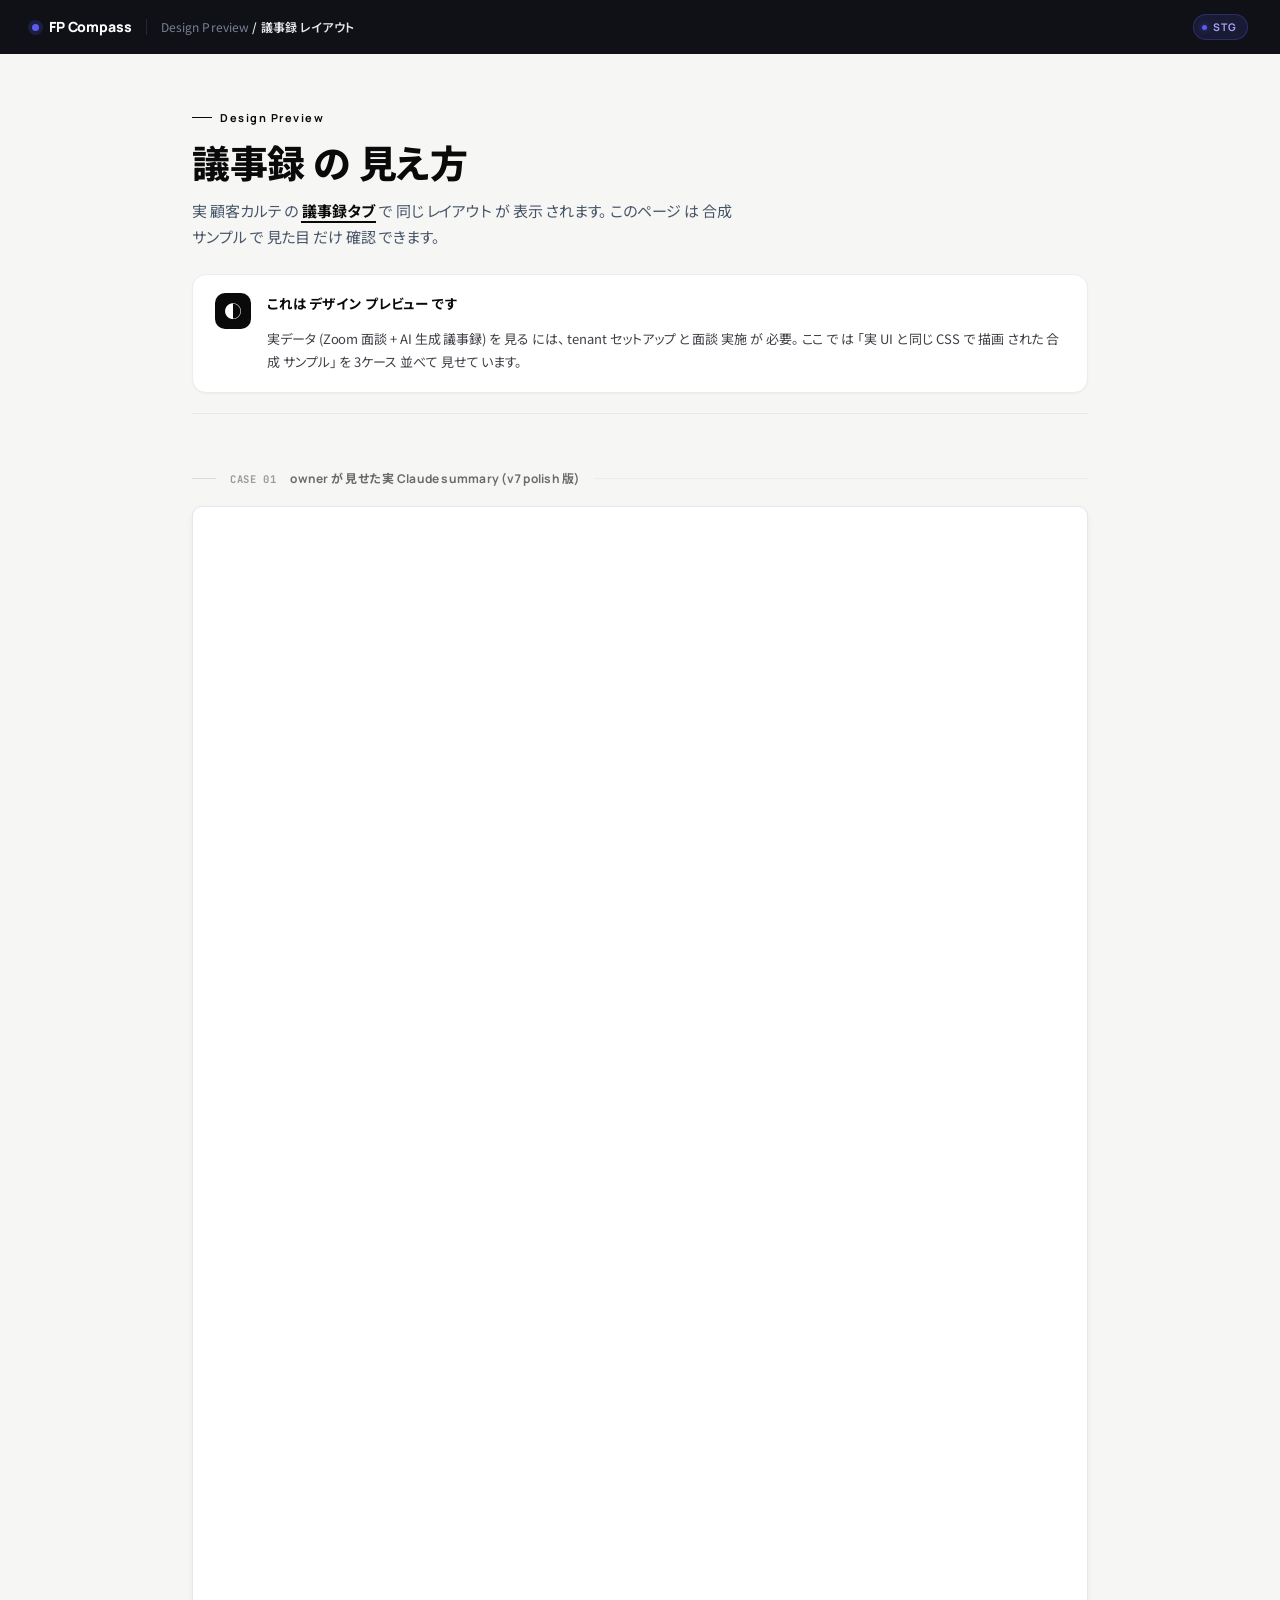
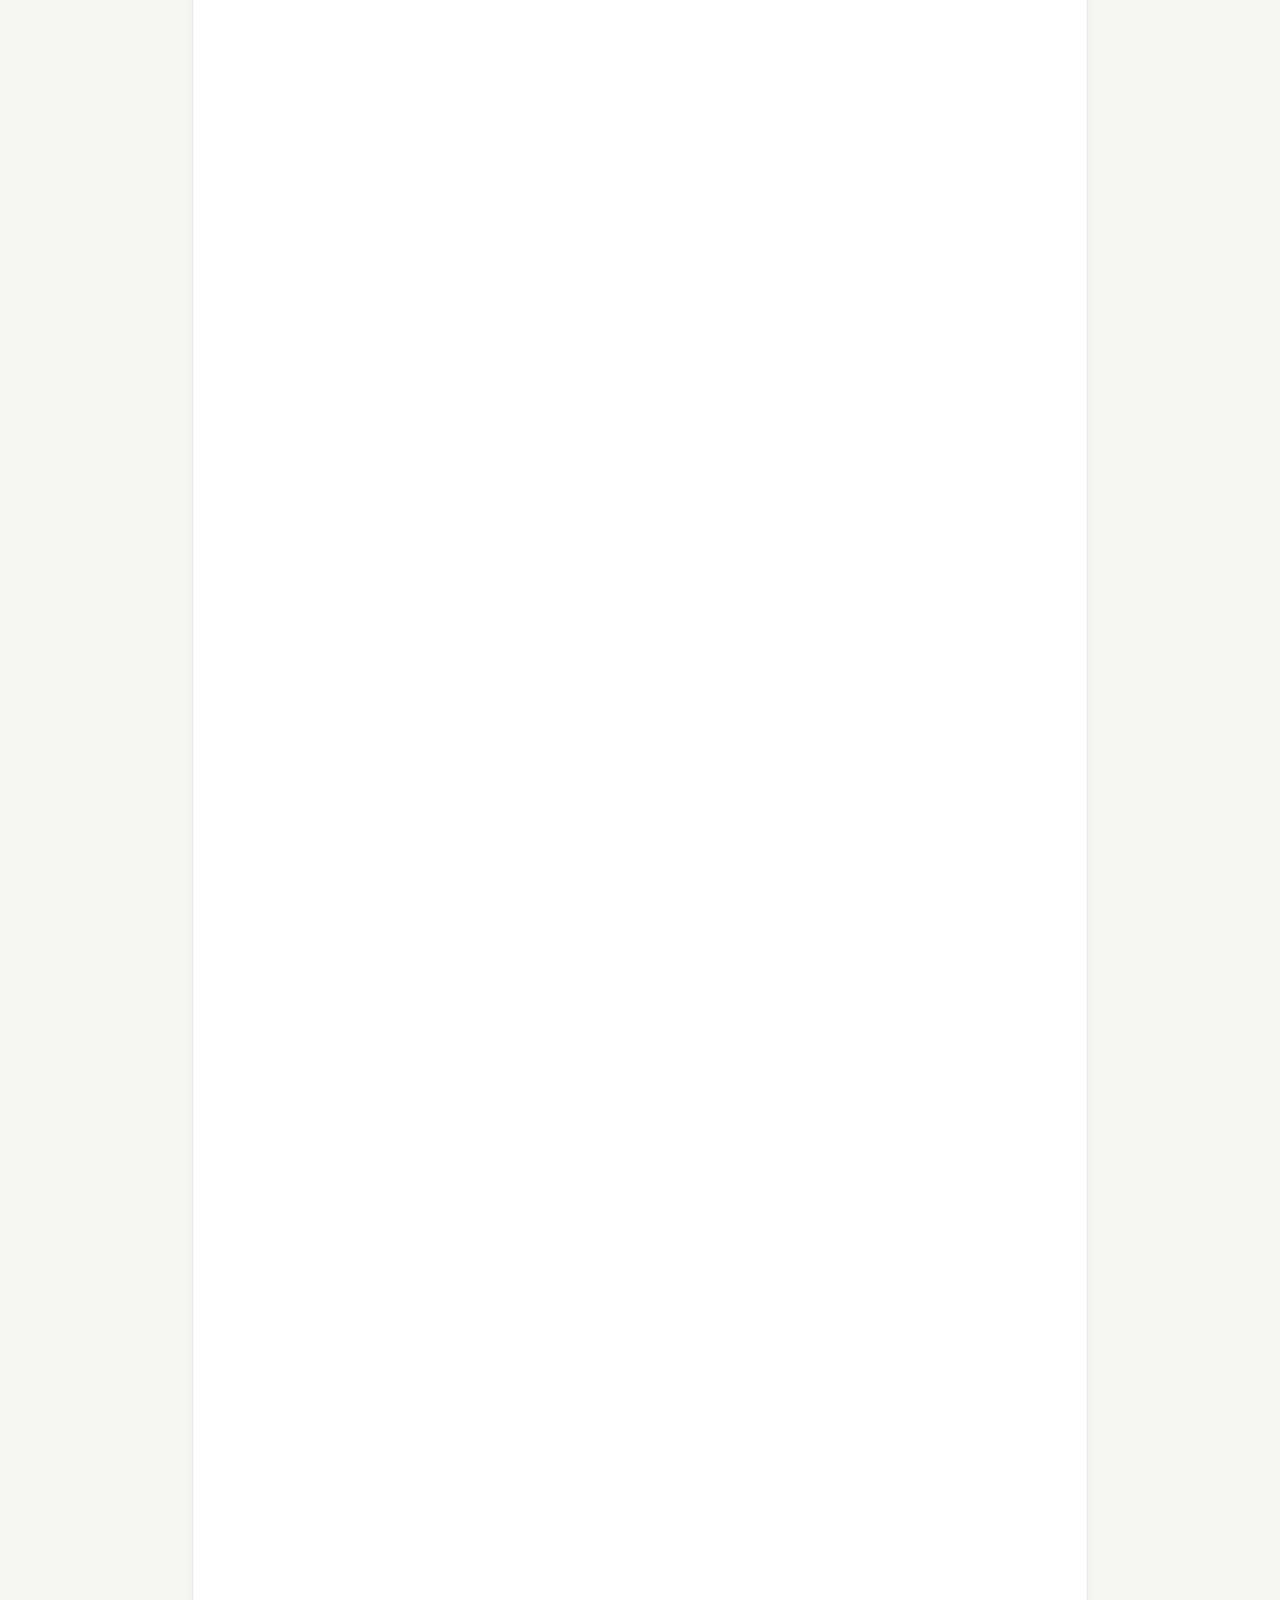
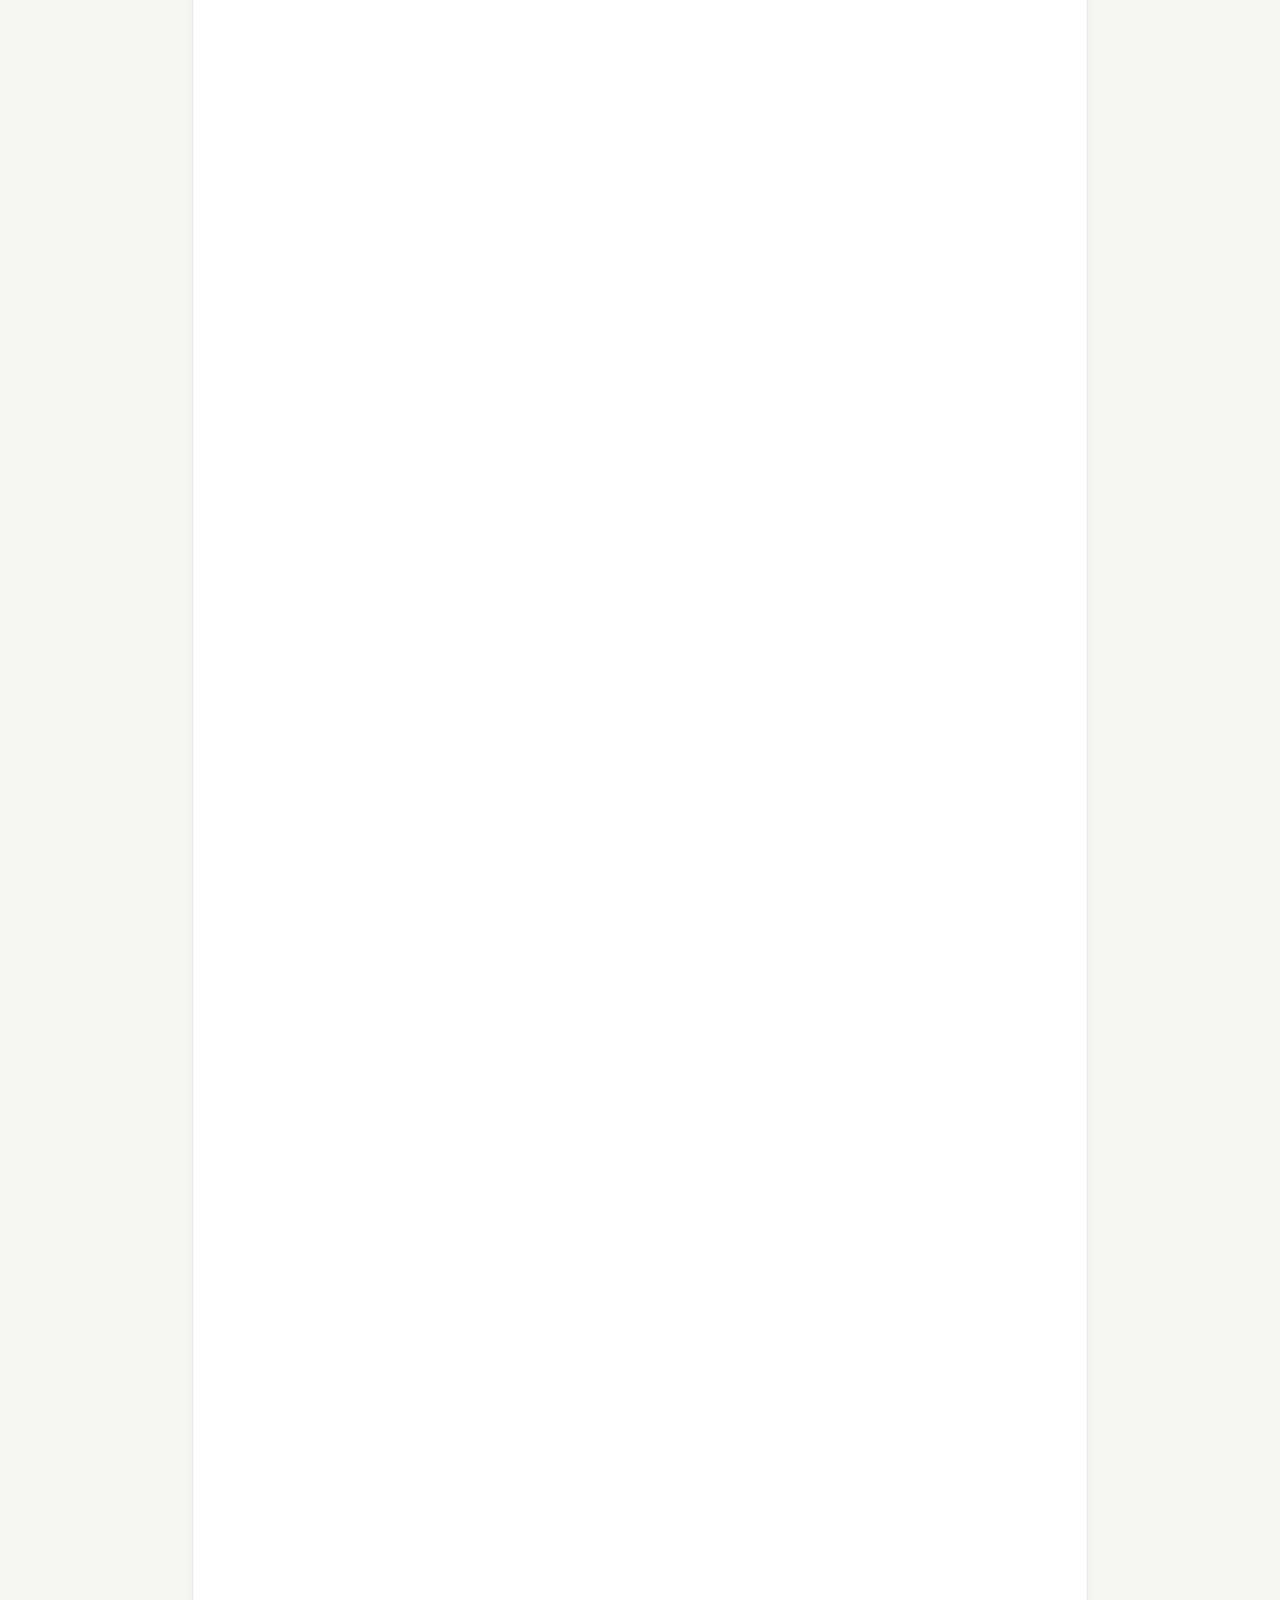
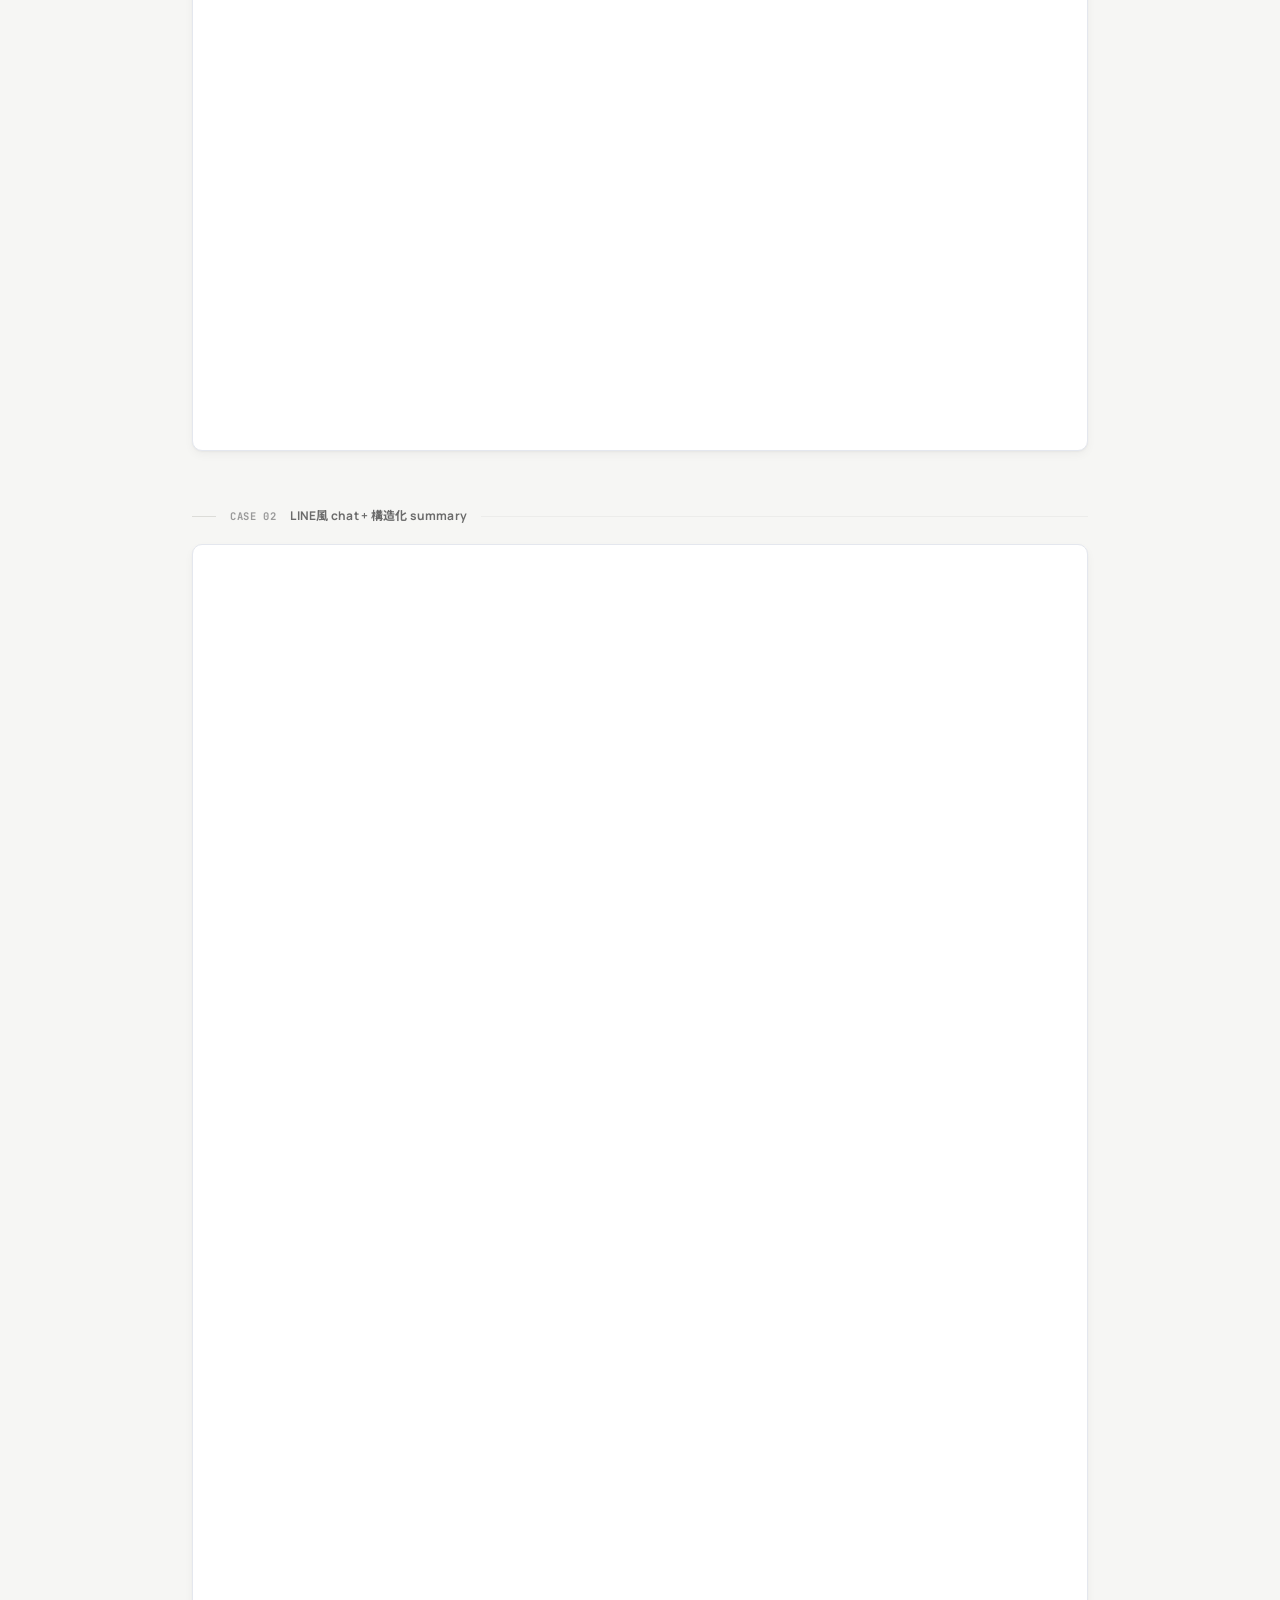
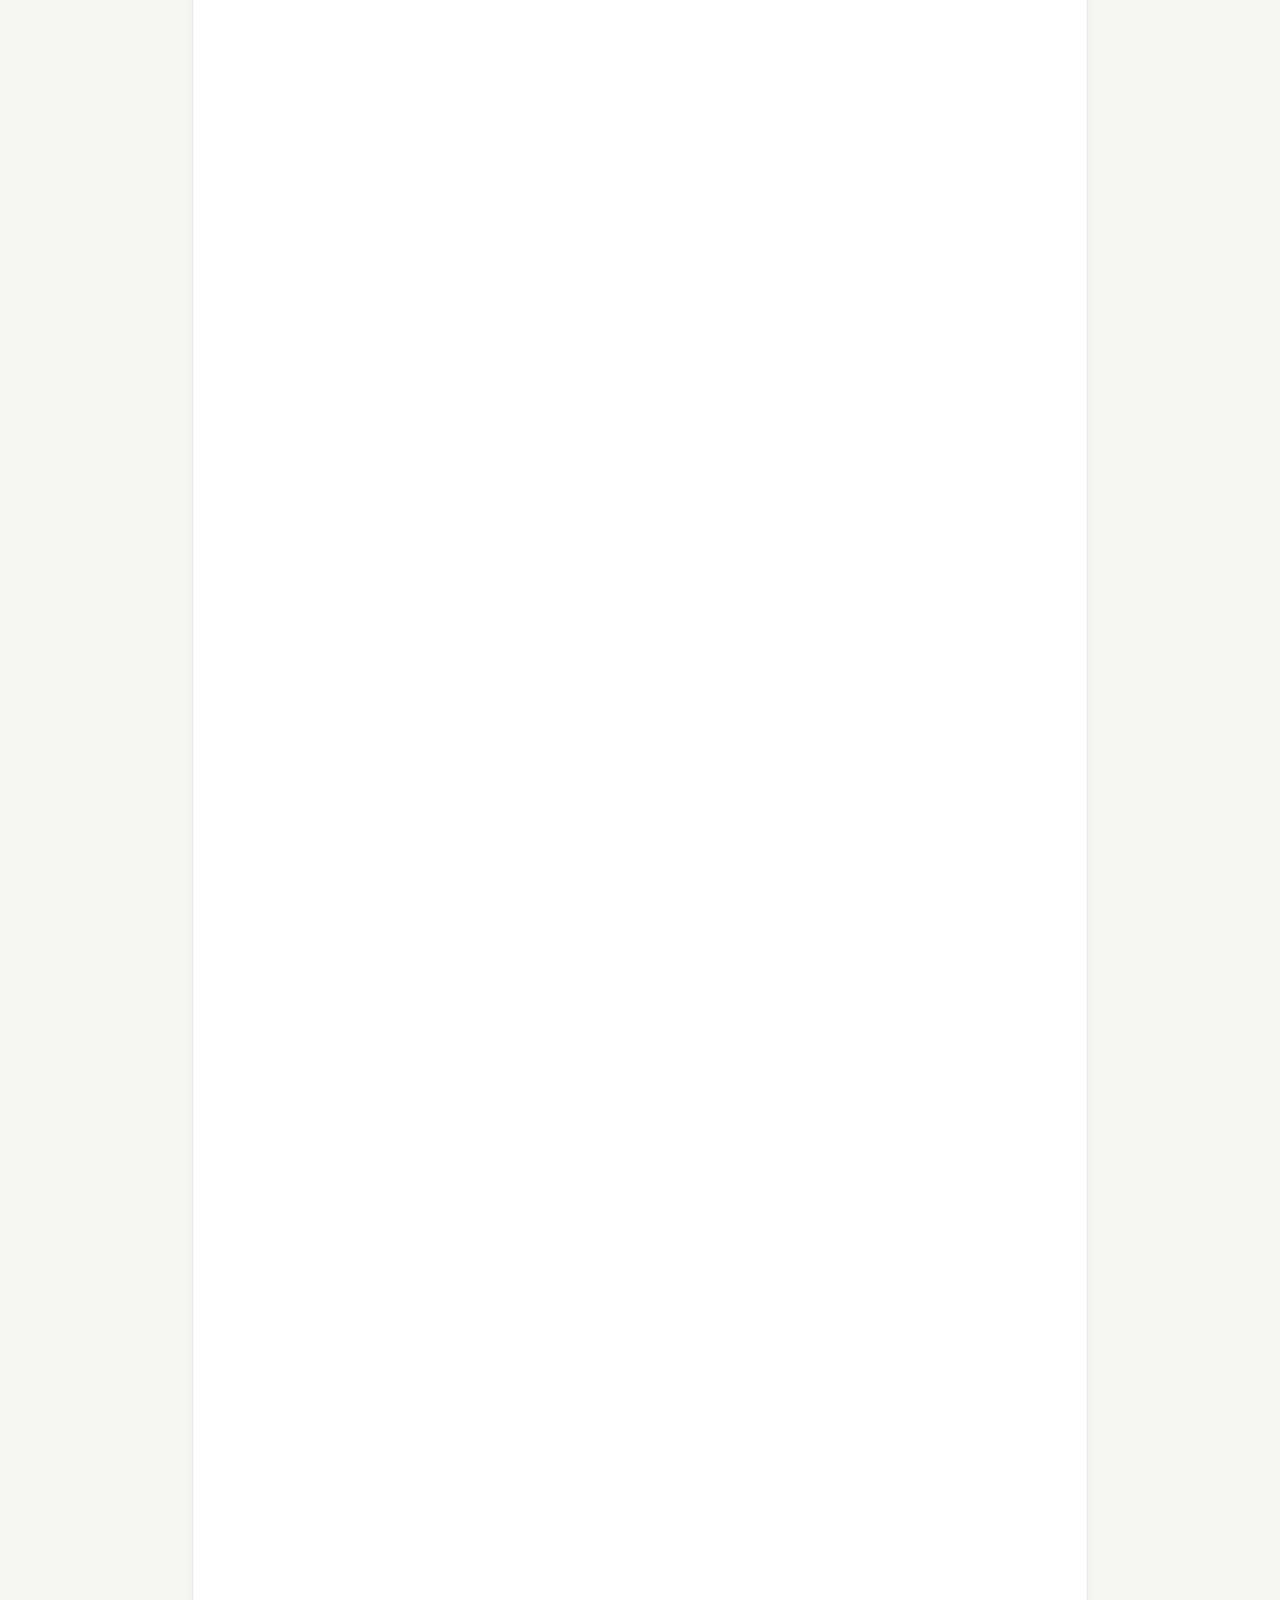
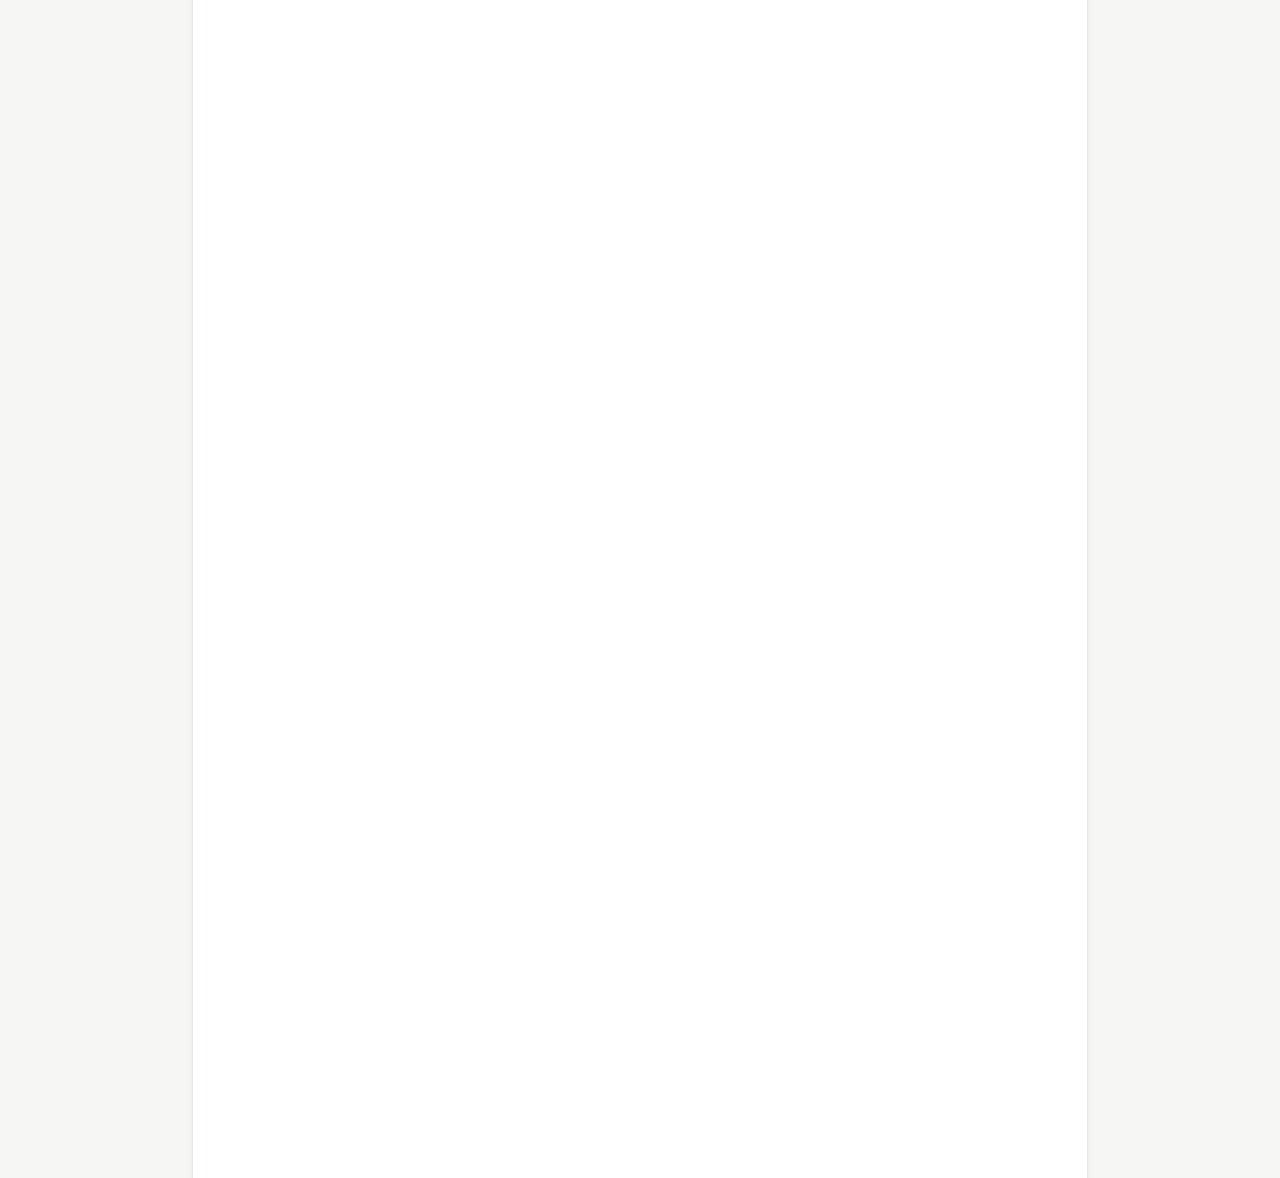
<file: meeting-preview.html>
<!doctype html>
<html lang="ja">
<head>
<meta charset="utf-8">
<meta name="viewport" content="width=device-width,initial-scale=1">
<title>議事録デザイン プレビュー — FP Compass STG</title>
<link rel="preconnect" href="https://fonts.googleapis.com">
<link rel="preconnect" href="https://fonts.gstatic.com" crossorigin>
<link href="https://fonts.googleapis.com/css2?family=Manrope:wght@500;700;800&family=Noto+Sans+JP:wght@400;500;700;800&family=JetBrains+Mono:wght@400;600&display=swap" rel="stylesheet">
<link rel="stylesheet" href="./styles-v2.css">
<link rel="stylesheet" href="./styles-v8-workspace.css">
<link rel="stylesheet" href="./styles-skelfit.css">
<style>
  /* workspace CSS が html,body を height:100%/overflow:hidden で固定するので preview page 用に上書き */
  html, body { height: auto !important; overflow: auto !important; }
  /* styles-skelfit.css の body { !important } を preview page で 上書き */
  body {
    margin: 0 !important;
    padding: 0 !important;
    background: #F6F6F4 !important;
    color: #0A0A0A !important;
    font-family: 'Noto Sans JP', -apple-system, BlinkMacSystemFont, 'Hiragino Sans', sans-serif !important;
    font-weight: 400 !important;
    -webkit-font-smoothing: antialiased;
    -moz-osx-font-smoothing: grayscale;
  }

  /* Top workspace bar — FP Compass アプリ の sidebar と同じ deep slate を薄く上部だけ流用 */
  .preview-topbar {
    background: #0F1117;
    color: #E4E6EB;
    padding: 14px 32px;
    display: flex;
    align-items: center;
    gap: 14px;
    font-size: 12.5px;
    letter-spacing: 0.01em;
  }
  .preview-topbar .brand {
    font-family: 'Manrope', 'Noto Sans JP', sans-serif;
    font-weight: 800;
    letter-spacing: -0.01em;
    font-size: 14px;
    color: #FFFFFF;
  }
  .preview-topbar .brand-dot {
    display: inline-block; width: 7px; height: 7px; border-radius: 50%;
    background: #5B5BF0; box-shadow: 0 0 0 4px rgba(91,91,240,0.18);
    margin-right: 10px; vertical-align: middle; transform: translateY(-1px);
  }
  .preview-topbar .divider { width: 1px; height: 16px; background: #232838; }
  .preview-topbar .crumb { color: #7A8194; font-size: 12px; }
  .preview-topbar .crumb b { color: #E4E6EB; font-weight: 600; }
  .preview-topbar .env {
    margin-left: auto;
    display: inline-flex; align-items: center; gap: 6px;
    padding: 4px 10px 4px 8px;
    background: rgba(91,91,240,0.14);
    color: #A5A5F8;
    border: 1px solid rgba(91,91,240,0.28);
    border-radius: 999px;
    font-family: 'Manrope', 'Noto Sans JP', sans-serif;
    font-size: 10.5px; font-weight: 700;
    letter-spacing: 0.08em;
  }
  .preview-topbar .env::before {
    content: ''; width: 5px; height: 5px; border-radius: 50%;
    background: #5B5BF0; box-shadow: 0 0 6px rgba(91,91,240,0.6);
  }

  .wrap { max-width: 960px; margin: 0 auto; padding: 48px 32px 96px; }

  /* Page header (editorial 風、ポスター 感 排除) */
  /* 外部 CSS が <header> を display:flex に強制 → 縦書き事故 の 対策 */
  .page-head { display: block !important; margin-bottom: 40px; }
  .page-head .kicker {
    display: inline-flex; align-items: center; gap: 8px;
    font-family: 'Manrope', 'Noto Sans JP', sans-serif;
    font-size: 11px; font-weight: 700;
    color: #0A0A0A;
    letter-spacing: 0.14em;
    margin-bottom: 14px;
  }
  .page-head .kicker::before {
    content: ''; width: 20px; height: 1.5px; background: #0A0A0A;
  }
  h1 {
    font-family: 'Manrope', 'Noto Sans JP', sans-serif;
    font-weight: 800;
    font-size: clamp(28px, 3.4vw, 38px);
    color: #0A0A0A;
    letter-spacing: -0.02em;
    line-height: 1.15;
    margin: 0 0 14px;
    text-wrap: balance;
  }
  .sub {
    color: #3F3F46;
    font-size: 15px;
    line-height: 1.75;
    max-width: 68ch;
    margin: 0;
  }
  .sub .highlight { color: #0A0A0A; font-weight: 700; border-bottom: 2px solid #0A0A0A; padding: 0 1px; }

  /* Info panel — 「これは何?」 説明 (banner の代替、control 感を出す) */
  .info-panel {
    margin-top: 24px;
    display: grid;
    grid-template-columns: auto 1fr;
    gap: 14px 16px;
    padding: 18px 22px;
    background: #FFFFFF;
    border: 1px solid #ECECEA;
    border-radius: 14px;
    box-shadow: 0 1px 2px rgba(16,24,40,0.04);
  }
  .info-panel .ip-icon {
    width: 36px; height: 36px; border-radius: 10px;
    background: #0A0A0A;
    color: #FFFFFF;
    display: inline-flex; align-items: center; justify-content: center;
    font-size: 18px;
    flex-shrink: 0;
    grid-row: span 2;
  }
  .info-panel .ip-title {
    font-family: 'Manrope', 'Noto Sans JP', sans-serif;
    font-size: 13.5px; font-weight: 700; color: #0A0A0A;
    letter-spacing: -0.005em;
  }
  .info-panel .ip-body {
    font-size: 13px; line-height: 1.75; color: #3F3F46;
    grid-column: 2;
  }

  /* Section divider — demo-label を全大文字 mono から editorial 風 に格下げ */
  .demo-label {
    display: flex; align-items: center; gap: 14px;
    margin: 56px 0 18px;
    font-family: 'Manrope', 'Noto Sans JP', sans-serif;
    font-size: 12px; font-weight: 700;
    color: #6B6B6B;
    letter-spacing: 0.02em;
  }
  .demo-label::before {
    content: ''; width: 24px; height: 1px; background: #DCDCD8;
  }
  .demo-label::after {
    content: ''; flex: 1; height: 1px; background: #ECECEA;
  }
  .demo-label .idx {
    font-family: 'JetBrains Mono', ui-monospace, monospace;
    font-size: 10.5px; color: #9A9A9A;
    letter-spacing: 0.06em;
  }

  /* Footer note */
  .footer-note {
    margin-top: 56px;
    padding: 22px 26px;
    background: #FFFFFF;
    border: 1px solid #ECECEA;
    border-radius: 14px;
    color: #3F3F46;
    font-size: 13px;
    line-height: 1.85;
    box-shadow: 0 1px 2px rgba(16,24,40,0.04);
  }
  .footer-note b { color: #0A0A0A; font-weight: 700; }

  .fp-btn {
    display: inline-flex; align-items: center; gap: 6px;
    padding: 7px 14px;
    background: #0A0A0A;
    color: #FFFFFF;
    text-decoration: none;
    font-size: 12px; font-weight: 600;
    border-radius: 8px;
    font-family: 'Noto Sans JP', sans-serif;
    transition: transform 120ms cubic-bezier(0.22, 1, 0.36, 1), background 120ms;
  }
  .fp-btn:hover { background: #3F3F46; transform: translateY(-1px); }

  /* ============================================================
     BOLD SATURATED OVERRIDE (preview page 限定)
     styles-skelfit.css の 淡パステル 塗り を kill → 濃色solid pill + 白文字
     色の 意味分類 は 残す ( vital=緑 / attn=橙 / critical=赤 / trust=indigo / mono=slate )、
     ただし 淡 じゃなく 飽和 で 主張する
     ============================================================ */

  /* section header は 白面 + hairline (面塗りは NG)、 title を solid pill 化 */
  .fp-summary-structured .fp-sum-section-h,
  .fp-summary-structured .fp-sum-tone-vital .fp-sum-section-h,
  .fp-summary-structured .fp-sum-tone-attn .fp-sum-section-h,
  .fp-summary-structured .fp-sum-tone-critical .fp-sum-section-h,
  .fp-summary-structured .fp-sum-tone-trust .fp-sum-section-h,
  .fp-summary-structured .fp-sum-tone-mono .fp-sum-section-h,
  .fp-summary-structured .fp-sum-tone-ink .fp-sum-section-h {
    background: transparent !important;
    border-bottom: 1px solid #ECECEA !important;
    padding: 12px 14px 10px !important;
    display: flex !important;
    align-items: center !important;
    gap: 8px !important;
  }
  /* dot 廃止 (pill 側で色主張するので) */
  .fp-summary-structured .fp-sum-section-dot { display: none !important; }

  /* section title を 塗り pill 化 — 飽和色 + 白文字 + 小サイズ */
  .fp-summary-structured .fp-sum-section-title,
  .fp-summary-structured .fp-sum-tone-vital .fp-sum-section-title,
  .fp-summary-structured .fp-sum-tone-attn .fp-sum-section-title,
  .fp-summary-structured .fp-sum-tone-critical .fp-sum-section-title,
  .fp-summary-structured .fp-sum-tone-trust .fp-sum-section-title,
  .fp-summary-structured .fp-sum-tone-mono .fp-sum-section-title,
  .fp-summary-structured .fp-sum-tone-ink .fp-sum-section-title {
    display: inline-flex !important;
    align-items: center !important;
    padding: 4px 11px !important;
    border-radius: 6px !important;
    color: #FFFFFF !important;
    font-size: 12.5px !important;
    font-weight: 700 !important;
    letter-spacing: 0.01em !important;
    background: #0A0A0A !important;
  }
  .fp-summary-structured .fp-sum-tone-vital .fp-sum-section-title    { background: #047647 !important; }
  .fp-summary-structured .fp-sum-tone-attn .fp-sum-section-title     { background: #B5530F !important; }
  .fp-summary-structured .fp-sum-tone-critical .fp-sum-section-title { background: #DC2B2B !important; }
  .fp-summary-structured .fp-sum-tone-trust .fp-sum-section-title    { background: #3F3FCE !important; }
  .fp-summary-structured .fp-sum-tone-mono .fp-sum-section-title,
  .fp-summary-structured .fp-sum-tone-ink .fp-sum-section-title      { background: #0A0A0A !important; }

  /* CASE 02 の 別クラス .fp-sum-h4 (本日の決定事項 / お客様の関心事 / 次回までのTODO / 懸念事項) も 同じ pill 化 */
  .fp-summary-structured .fp-sum-h4 {
    display: inline-flex !important;
    align-items: center !important;
    padding: 4px 11px !important;
    border-radius: 6px !important;
    color: #FFFFFF !important;
    font-size: 12.5px !important;
    font-weight: 700 !important;
    letter-spacing: 0.01em !important;
    background: #0A0A0A !important;
    margin: 18px 0 10px !important;
  }
  .fp-summary-structured .fp-sum-h4.fp-sum-tone-vital    { background: #047647 !important; color: #FFFFFF !important; }
  .fp-summary-structured .fp-sum-h4.fp-sum-tone-attn     { background: #B5530F !important; color: #FFFFFF !important; }
  .fp-summary-structured .fp-sum-h4.fp-sum-tone-critical { background: #DC2B2B !important; color: #FFFFFF !important; }
  .fp-summary-structured .fp-sum-h4.fp-sum-tone-trust    { background: #3F3FCE !important; color: #FFFFFF !important; }
  .fp-summary-structured .fp-sum-h4.fp-sum-tone-mono,
  .fp-summary-structured .fp-sum-h4.fp-sum-tone-ink      { background: #0A0A0A !important; color: #FFFFFF !important; }
  /* fp-sum-dot は pill 内で 冗長なので 隠す */
  .fp-summary-structured .fp-sum-h4 .fp-sum-dot { display: none !important; }

  /* meta 外側 label 「AI 議事録 (Claude)」「お客様の関心事 (chips版)」等 は ink pill */
  .fp-meeting-block-label {
    color: #0A0A0A !important;
    font-size: 12px !important;
    font-weight: 700 !important;
    letter-spacing: 0.02em !important;
    margin-bottom: 12px !important;
  }
  .fp-meeting-block-label > span:first-child,
  .fp-meeting-block-label:not(:has(>span:first-child)) {
    /* fallback — will be styled per instance below */
  }
  /* meta label の text 部分 (span or direct text) を ink pill 化 */
  .fp-meeting-block-label > span:first-child {
    display: inline-flex !important;
    align-items: center !important;
    padding: 4px 11px !important;
    border-radius: 6px !important;
    color: #FFFFFF !important;
    background: #0A0A0A !important;
    font-size: 12.5px !important;
    font-weight: 700 !important;
  }
  /* span なし直接 text の meeting-block-label (お客様の関心事 chips版) は ::before で pill化できないので、 label 自体 に pill 適用 */
  .fp-meeting-block:not(:has(>.fp-meeting-block-label > span)) .fp-meeting-block-label {
    display: inline-flex !important;
    align-items: center !important;
    padding: 4px 11px !important;
    border-radius: 6px !important;
    color: #FFFFFF !important;
    background: #0A0A0A !important;
  }

  /* item card 本体 は 白 + hairline (元 pale slate #F8FAFC 塗り を kill) */
  .fp-summary-structured .fp-sum-item {
    background: #FFFFFF !important;
    border: 1px solid #ECECEA !important;
  }
  .fp-summary-structured .fp-sum-item:hover {
    border-color: #B0B0AC !important;
  }

  /* item numbered chip — 濃色 solid + 白文字 (トーン別で保持) */
  .fp-summary-structured .fp-sum-item-num {
    background: #0A0A0A !important;
    color: #FFFFFF !important;
    font-weight: 800 !important;
  }
  .fp-summary-structured .fp-sum-item.fp-sum-tone-vital .fp-sum-item-num    { background: #047647 !important; }
  .fp-summary-structured .fp-sum-item.fp-sum-tone-attn .fp-sum-item-num     { background: #B5530F !important; }
  .fp-summary-structured .fp-sum-item.fp-sum-tone-critical .fp-sum-item-num { background: #DC2B2B !important; }
  .fp-summary-structured .fp-sum-item.fp-sum-tone-trust .fp-sum-item-num    { background: #3F3FCE !important; }

  /* section 全体 は 白面 + hairline (パステル塗り消滅) */
  .fp-summary-structured .fp-sum-section {
    background: #FFFFFF !important;
    border: 1px solid #ECECEA !important;
    border-radius: 12px !important;
    overflow: hidden !important;
  }
  .fp-summary-structured .fp-sum-section-body {
    background: #FFFFFF !important;
  }

  /* warning / empty / concerns 系 は 左3px の 濃 solid bar + トーン継続 */
  .fp-summary-structured .fp-sum-empty,
  .fp-summary-structured .fp-sum-warning,
  .fp-summary-structured .fp-sum-concerns {
    background: transparent !important;
    border: 1px solid #ECECEA !important;
    border-left: 3px solid #0A0A0A !important;
    color: #0A0A0A !important;
    padding: 10px 14px !important;
    border-radius: 8px !important;
  }
  .fp-summary-structured .fp-sum-warn-attn  { border-left-color: #B5530F !important; }
  .fp-summary-structured .fp-sum-warn-critical { border-left-color: #DC2B2B !important; }

  /* warn icon (! 丸) は 濃色 solid で 残す (トーン別 saturated 版) */
  .fp-summary-structured .fp-sum-warn-icon {
    background: #0A0A0A !important;
    color: #FFFFFF !important;
    font-weight: 800 !important;
  }
  .fp-summary-structured .fp-sum-warn-attn .fp-sum-warn-icon    { background: #B5530F !important; }
  .fp-summary-structured .fp-sum-warn-critical .fp-sum-warn-icon { background: #DC2B2B !important; }

  @media (max-width: 640px) {
    .preview-topbar { padding: 12px 18px; flex-wrap: wrap; gap: 10px; }
    .preview-topbar .crumb { display: none; }
    .wrap { padding: 32px 20px 72px; }
    .info-panel { grid-template-columns: 1fr; }
    .info-panel .ip-icon { grid-row: auto; }
    .info-panel .ip-body { grid-column: 1; }
  }

  @media (prefers-reduced-motion: reduce) {
    .fp-btn { transition: none; }
  }
</style>
</head>
<body>

<div class="preview-topbar">
  <span class="brand"><span class="brand-dot"></span>FP Compass</span>
  <span class="divider"></span>
  <span class="crumb">Design Preview <b>/ 議事録 レイアウト</b></span>
  <span class="env">STG</span>
</div>

<div class="wrap">

  <header class="page-head">
    <div class="kicker">Design Preview</div>
    <h1>議事録 の 見え方</h1>
    <p class="sub">
      実 顧客カルテ の <span class="highlight">議事録タブ</span> で 同じ レイアウト が 表示 されます。 このページ は 合成 サンプル で 見た目 だけ 確認 できます。
    </p>
    <div class="info-panel">
      <div class="ip-icon" aria-hidden="true">◐</div>
      <div class="ip-title">これは デザイン プレビュー です</div>
      <div class="ip-body">
        実データ (Zoom 面談 + AI 生成 議事録) を 見る には、 tenant セットアップ と 面談 実施 が 必要。 ここ で は 「実 UI と 同じ CSS で 描画 された 合成 サンプル」 を 3ケース 並べて 見せて います。
      </div>
    </div>
  </header>

  <div class="demo-label">
    <span class="idx">CASE 01</span>
    <span>owner が 見せた 実 Claude summary (v7 polish 版)</span>
  </div>

  <div class="fp-meeting-card">
    <div class="fp-meeting-card-head">
      <div>
        <div class="fp-meeting-card-eyebrow" style="font-size:13px;font-weight:900;color:#1B3A5C;">📹 Zoom 1回目</div>
        <div class="fp-meeting-card-date" style="font-size:14px;font-weight:700;margin-top:2px;">2026/07/10 14:00 面談 · 福井県大野市 経営者</div>
      </div>
    </div>
    <div class="fp-meeting-block">
      <div class="fp-meeting-block-label"><span>AI 議事録 (Claude)</span></div>
      <div id="fp-preview-case0" class="fp-meeting-body fp-summary-structured">
        <!-- JS で renderStructuredSummary を呼んで inject -->
        <div class="fp-sum-empty">loading…</div>
      </div>
    </div>
  </div>

  <div class="demo-label">
    <span class="idx">CASE 02</span>
    <span>LINE風 chat + 構造化 summary</span>
  </div>

  <!-- Meeting card: full sample -->
  <div class="fp-meeting-card">
    <div class="fp-meeting-card-head">
      <div>
        <div class="fp-meeting-card-eyebrow" style="font-size:13px;font-weight:900;color:#1B3A5C;">📹 Zoom 3回目 <span style="font-size:11px;color:#9CA3AF;font-weight:700;margin-left:8px;font-family:'JetBrains Mono',monospace;">#20260716-1430</span></div>
        <div class="fp-meeting-card-date" style="font-size:14px;font-weight:700;margin-top:2px;">2026/07/16 14:30 面談</div>
        <div class="fp-meeting-card-recstart" style="font-size:11.5px;color:#6B7280;font-weight:600;margin-top:3px;">録画開始: 14:30 (2026/07/16)</div>
      </div>
      <div class="fp-meeting-card-actions">
        <a href="#" class="fp-btn">🎥 録画を見る</a>
      </div>
    </div>

    <!-- Whisper 文字起こし: LINE風 chat -->
    <div class="fp-meeting-block">
      <div class="fp-meeting-block-label" style="display:flex;justify-content:space-between;align-items:center;">
        <span>AI 文字起こし (Whisper)</span>
        <div class="fp-transcript-view-toggle">
          <button type="button" class="fp-tv-btn fp-tv-active">💬 会話</button>
          <button type="button" class="fp-tv-btn">📄 プレーン</button>
        </div>
      </div>
      <div class="fp-transcript-chat">
        <div style="display:flex;justify-content:flex-end;"><div><div>FP先生</div><div>今日はよろしくお願いします。まず現在のご資産状況を確認させてください。</div></div></div>
        <div style="display:flex;justify-content:flex-start;"><div><div>お客様</div><div>よろしくお願いします。今 銀行預金で 500万円 くらい、 投資信託で 200万円 くらい あります。</div></div></div>
        <div style="display:flex;justify-content:flex-end;"><div><div>FP先生</div><div>ありがとうございます。お子様の 教育資金 について、 いつ頃 どの程度 準備が必要か 教えてください。</div></div></div>
        <div style="display:flex;justify-content:flex-start;"><div><div>お客様</div><div>長男が 高校2年で、 大学入学まで あと 2年です。 私立文系で 4年間で 500万円くらい と 聞いています。</div></div></div>
        <div style="display:flex;justify-content:flex-end;"><div><div>FP先生</div><div>なるほど、 2年後に 一部 取り崩しが 発生しますね。 投資信託の リスクレベルも 見直しましょうか。</div></div></div>
        <div style="display:flex;justify-content:flex-start;"><div><div>お客様</div><div>そうですね。 元本保証が 効く商品に 少し 移した方が いいでしょうか。</div></div></div>
      </div>
    </div>

    <!-- Claude 議事録: 構造化 render -->
    <div class="fp-meeting-block">
      <div class="fp-meeting-block-label" style="display:flex;justify-content:space-between;align-items:center;">
        <span>AI 議事録 (Claude) <span style="font-size:10px;color:#9CA3AF;font-weight:600;margin-left:6px;">編集・追記可</span></span>
        <button class="fp-minutes-edit" style="background:#fff;border:1px solid #E2E8F0;color:#475569;font-size:11px;font-weight:700;padding:4px 10px;border-radius:5px;cursor:pointer;">✏ 編集</button>
      </div>
      <div class="fp-meeting-body fp-summary-structured">
        <h4 class="fp-sum-h4 fp-sum-tone-vital"><span class="fp-sum-dot"></span>本日の決定事項</h4>
        <ul class="fp-sum-list fp-sum-ul">
          <li>投資信託 200万円 の リスクレベル を <strong class="fp-sum-strong">中〜低</strong> に見直し</li>
          <li>長男 大学入学 に 向けて <strong class="fp-sum-strong">2年後 100万円</strong> の 学資保険 加入 検討</li>
          <li>次回 面談 で ご主人 も 同席の上、 詳細プラン 提示</li>
        </ul>

        <h4 class="fp-sum-h4 fp-sum-tone-trust"><span class="fp-sum-dot"></span>お客様の関心事</h4>
        <p class="fp-sum-p">現在 の 資産 500万 (銀行預金) + 200万 (投資信託)。 長男 私立文系 大学入学まで 2年、 総額 500万 の 教育資金 準備が 必要。</p>

        <h4 class="fp-sum-h4 fp-sum-tone-attn"><span class="fp-sum-dot"></span>次回までのTODO</h4>
        <ol class="fp-sum-list fp-sum-ol">
          <li>学資保険 3社比較 資料 を 準備</li>
          <li>投資信託 現行 ポートフォリオ の リスク分析 を実施</li>
          <li>ご主人 の 面談 スケジュール 調整</li>
        </ol>

        <h4 class="fp-sum-h4 fp-sum-tone-critical"><span class="fp-sum-dot"></span>懸念事項</h4>
        <div class="fp-sum-row fp-sum-tone-critical">
          <span class="fp-sum-label">教育資金 不足</span>
          <span class="fp-sum-value">現状 700万 の 半分が 高校2年 の 教育費に 消えている。 残り 350万 で 大学 500万 は カバー不足</span>
        </div>

        <h5 class="fp-sum-h5">補足メモ</h5>
        <p class="fp-sum-p">お客様 は <strong class="fp-sum-strong">保守的 な 投資スタンス</strong> を 希望。 元本毀損 の リスクを 極力避けたい との こと。 <strong class="fp-sum-strong">iDeCo</strong> の 提案は 来期以降で 検討。</p>
      </div>
    </div>

    <!-- 関心事 chips -->
    <div class="fp-meeting-block">
      <div class="fp-meeting-block-label">お客様の関心事</div>
      <div style="display:flex;gap:6px;flex-wrap:wrap;">
        <span class="fp-concern-chip">教育資金</span>
        <span class="fp-concern-chip">投資信託 リスク</span>
        <span class="fp-concern-chip">学資保険</span>
        <span class="fp-concern-chip">iDeCo</span>
      </div>
    </div>

    <!-- 次回質問 予測 -->
    <div class="fp-meeting-block">
      <div class="fp-meeting-block-label" style="display:flex;align-items:center;gap:6px;">
        🔮 次回 聞かれそうな 質問
        <span style="font-size:9.5px;font-weight:600;color:#94A3B8;background:#F1F5F9;padding:1px 6px;border-radius:99px;">AI 予測</span>
      </div>
      <ul style="margin:0;padding-left:18px;font-size:13px;color:#1F2A3F;line-height:1.85;">
        <li>学資保険 の 元本保証 は どこまで 効くか?</li>
        <li>投資信託 を 一部 売却したら 税金 は どう なるか?</li>
        <li>ご主人 と 一緒に 面談 するとき の 資料 準備 は 必要か?</li>
      </ul>
      <div style="font-size:10.5px;color:#64748B;margin-top:6px;line-height:1.55;">次の LINE 連絡 や 次回 面談 の 事前 準備 で 先回り 対応 してください。</div>
    </div>
  </div>

  <div class="demo-label">
    <span class="idx">CASE 03</span>
    <span>非構造化 summary (Claude が シンプルに 生成 した場合)</span>
  </div>

  <div class="fp-meeting-card">
    <div class="fp-meeting-card-head">
      <div>
        <div class="fp-meeting-card-eyebrow" style="font-size:13px;font-weight:900;color:#1B3A5C;">📹 Zoom 1回目</div>
        <div class="fp-meeting-card-date" style="font-size:14px;font-weight:700;margin-top:2px;">2026/07/10 10:00 面談</div>
      </div>
    </div>
    <div class="fp-meeting-block">
      <div class="fp-meeting-block-label"><span>AI 議事録 (Claude)</span></div>
      <div class="fp-meeting-body fp-summary-structured">
        <p class="fp-sum-p">初回 面談。 お客様 は 40代 会社員。 現在 の 家計 収支 と 貯金額 を ヒアリング。 老後 資金 と 子供 の 教育 資金 に 不安 を 感じている。</p>
        <p class="fp-sum-p">まず 現状 の キャッシュフロー を 整理 し、 3ヶ月分 の 生活防衛資金 を 確保 する方針。 その上で NISA 枠 の 活用 を 提案 予定。</p>
        <p class="fp-sum-p">次回 面談 で 具体的 な 商品 提案。 それまでに 家計簿 3ヶ月分 を 用意 いただく。</p>
      </div>
    </div>
  </div>

  <div class="demo-label">
    <span class="idx">CASE 04</span>
    <span>実 60分 Zoom 面談 の フル pipeline 出力 (Whisper + Claude)</span>
  </div>

  <div class="fp-meeting-card">
    <div class="fp-meeting-card-head">
      <div>
        <div class="fp-meeting-card-eyebrow" style="font-size:13px;font-weight:900;color:#1B3A5C;">📹 Zoom 2回目 <span style="font-size:11px;color:#9CA3AF;font-weight:700;margin-left:8px;font-family:'JetBrains Mono',monospace;">#20260717-1000</span></div>
        <div class="fp-meeting-card-date" style="font-size:14px;font-weight:700;margin-top:2px;">2026/07/17 10:00 面談 · 山口 様ご夫妻 (福井市 · 共働き)</div>
        <div class="fp-meeting-card-recstart" style="font-size:11.5px;color:#6B7280;font-weight:600;margin-top:3px;">録画開始: 10:02 / 終了: 11:04 (62分12秒)</div>
      </div>
      <div class="fp-meeting-card-actions">
        <a href="#" class="fp-btn">🎥 録画を見る</a>
      </div>
    </div>

    <!-- Whisper 文字起こし: LINE風 chat (15 turn / タイムスタンプ 付き) -->
    <div class="fp-meeting-block">
      <div class="fp-meeting-block-label" style="display:flex;justify-content:space-between;align-items:center;">
        <span>AI 文字起こし (Whisper)</span>
        <div class="fp-transcript-view-toggle">
          <button type="button" class="fp-tv-btn fp-tv-active">💬 会話</button>
          <button type="button" class="fp-tv-btn">📄 プレーン</button>
        </div>
      </div>
      <div class="fp-transcript-chat">
        <div style="display:flex;justify-content:flex-end;"><div><div>FP先生 <span style="font-size:10px;color:#9CA3AF;font-weight:600;margin-left:6px;">00:02</span></div><div>おはようございます。 先月 お送りいただいた 家計簿 3ヶ月分、 拝見しました。 まず 全体像 を 共有 させてください。</div></div></div>
        <div style="display:flex;justify-content:flex-start;"><div><div>山口様 (夫) <span style="font-size:10px;color:#9CA3AF;font-weight:600;margin-left:6px;">00:24</span></div><div>よろしくお願いします。 妻も 隣で 聞いています。</div></div></div>
        <div style="display:flex;justify-content:flex-end;"><div><div>FP先生 <span style="font-size:10px;color:#9CA3AF;font-weight:600;margin-left:6px;">00:38</span></div><div>ありがとうございます。 世帯月収 手取り 68万円、 支出 52万円、 貯蓄率 24% で 同世代平均 の ほぼ 倍 の 数字 が 出ています。 このペース は 大変 健全 です。</div></div></div>
        <div style="display:flex;justify-content:flex-start;"><div><div>山口様 (妻) <span style="font-size:10px;color:#9CA3AF;font-weight:600;margin-left:6px;">01:15</span></div><div>あ、 そうなんですね。 なんとなく 貯まっている 気は していたんですが、 それが 平均 に対して どうか は 分からず。</div></div></div>
        <div style="display:flex;justify-content:flex-end;"><div><div>FP先生 <span style="font-size:10px;color:#9CA3AF;font-weight:600;margin-left:6px;">01:32</span></div><div>本題 に 入ります。 今日 は 3つ 決めましょう。 (1) 教育資金 の 準備方針 (2) 住宅ローン 借換 判断 (3) 老後 資金 の 積立額。 まず (1) から。</div></div></div>
        <div style="display:flex;justify-content:flex-start;"><div><div>山口様 (夫) <span style="font-size:10px;color:#9CA3AF;font-weight:600;margin-left:6px;">02:04</span></div><div>お願いします。 長男 が 中3、 次男 が 小5。 私立高校 進学 も 視野 に あって、 いくら 用意すれば いいか 見えなくて。</div></div></div>
        <div style="display:flex;justify-content:flex-end;"><div><div>FP先生 <span style="font-size:10px;color:#9CA3AF;font-weight:600;margin-left:6px;">02:28</span></div><div>結論 から 言うと、 長男 分 に 4年 で 380万、 次男 分 に 7年 で 480万、 合計 860万 を 目安 に 積立 開始 が 妥当 です。 内訳 は 私立文系 前提 で 学費+下宿費 込み。</div></div></div>
        <div style="display:flex;justify-content:flex-start;"><div><div>山口様 (妻) <span style="font-size:10px;color:#9CA3AF;font-weight:600;margin-left:6px;">03:11</span></div><div>860万… 結構 な 額 ですね。 児童手当 は 今 全額 貯金 に 回していて 250万 くらい 貯まってます。</div></div></div>
        <div style="display:flex;justify-content:flex-end;"><div><div>FP先生 <span style="font-size:10px;color:#9CA3AF;font-weight:600;margin-left:6px;">03:38</span></div><div>それ が あれば 残り 610万。 月 8万 の 積立 で 6.5年 で 到達 可能 です。 学資保険 で 元本保証 型 と、 つみたてNISA で 6年 運用 型、 半々 が 現実的。</div></div></div>
        <div style="display:flex;justify-content:flex-start;"><div><div>山口様 (夫) <span style="font-size:10px;color:#9CA3AF;font-weight:600;margin-left:6px;">04:22</span></div><div>NISA は 変動する のが 少し 怖いです。 大学入学 の 直前 に 暴落 したら どうなりますか?</div></div></div>
        <div style="display:flex;justify-content:flex-end;"><div><div>FP先生 <span style="font-size:10px;color:#9CA3AF;font-weight:600;margin-left:6px;">04:41</span></div><div>ごもっとも な 懸念 です。 入学 の 2年前 から 段階的 に リスク資産 を 現金化 する ルール を セット します。 次回 面談 で 「取り崩し ロード」 を お渡しします。</div></div></div>
        <div style="display:flex;justify-content:flex-start;"><div><div>山口様 (妻) <span style="font-size:10px;color:#9CA3AF;font-weight:600;margin-left:6px;">05:12</span></div><div>次 (2) の 住宅ローン、 いま 変動 0.5% で 残 2,850万、 あと 22年 です。</div></div></div>
        <div style="display:flex;justify-content:flex-end;"><div><div>FP先生 <span style="font-size:10px;color:#9CA3AF;font-weight:600;margin-left:6px;">05:36</span></div><div>変動 0.5% は 既に かなり 有利 な 条件 で、 現時点 での 借換 メリット は 薄い です。 諸費用 60万 を 回収 する のに 8年 かかる 試算。 現状 維持 推奨。</div></div></div>
        <div style="display:flex;justify-content:flex-start;"><div><div>山口様 (夫) <span style="font-size:10px;color:#9CA3AF;font-weight:600;margin-left:6px;">08:04</span></div><div>了解 しました。 じゃあ (3) 老後 の 積立額 も 出せますか。</div></div></div>
        <div style="display:flex;justify-content:flex-end;"><div><div>FP先生 <span style="font-size:10px;color:#9CA3AF;font-weight:600;margin-left:6px;">08:20</span></div><div>お二人 65歳 時点 で 3,200万 目標 で iDeCo 満額 と つみたてNISA の 余枠 で 月 6.8万。 教育資金 完了後 に 月 12万 に 増額 する 2段階 プラン が 現実的 です。 詳細 は 次回 資料 で お渡し します。</div></div></div>
      </div>
    </div>

    <!-- Claude 議事録: 構造化 render -->
    <div class="fp-meeting-block">
      <div class="fp-meeting-block-label" style="display:flex;justify-content:space-between;align-items:center;">
        <span>AI 議事録 (Claude) <span style="font-size:10px;color:#9CA3AF;font-weight:600;margin-left:6px;">編集・追記可</span></span>
        <button class="fp-minutes-edit" style="background:#fff;border:1px solid #E2E8F0;color:#475569;font-size:11px;font-weight:700;padding:4px 10px;border-radius:5px;cursor:pointer;">✏ 編集</button>
      </div>
      <div class="fp-meeting-body fp-summary-structured">
        <h4 class="fp-sum-h4 fp-sum-tone-vital"><span class="fp-sum-dot"></span>本日の決定事項</h4>
        <ul class="fp-sum-list fp-sum-ul">
          <li><strong class="fp-sum-strong">教育資金 目標 860万</strong> (長男 380万 / 次男 480万) を 承認、 児童手当 貯蓄 250万 差引 後 の 残 610万 を 6.5年 で 積立</li>
          <li>月 <strong class="fp-sum-strong">積立 8万</strong> を <strong class="fp-sum-strong">学資保険 4万 + つみたてNISA 4万</strong> に 半々 配分</li>
          <li>住宅ローン (変動 0.5% / 残 2,850万) は <strong class="fp-sum-strong">借換なし・現状維持</strong> と 決定</li>
          <li>老後資金 は 教育資金 完了 まで 月 <strong class="fp-sum-strong">6.8万</strong>、 完了後 <strong class="fp-sum-strong">月12万</strong> に 増額 の 2段階プラン</li>
        </ul>

        <h4 class="fp-sum-h4 fp-sum-tone-trust"><span class="fp-sum-dot"></span>お客様の関心事</h4>
        <p class="fp-sum-p">世帯月収 手取り 68万 / 支出 52万 / 貯蓄率 24% (同世代平均 の 約2倍)。 長男 中3 (私立高校 進学 検討中) と 次男 小5 の 教育資金 準備 が 最優先。 妻 は NISA の 元本 変動 リスク に 強い 不安。</p>

        <h4 class="fp-sum-h4 fp-sum-tone-attn"><span class="fp-sum-dot"></span>次回までのTODO</h4>
        <ol class="fp-sum-list fp-sum-ol">
          <li>学資保険 3社 比較資料 (元本保証 の 範囲 / 途中解約 返戻率 / 契約者貸付) を 準備</li>
          <li>つみたてNISA <strong class="fp-sum-strong">段階的 現金化 ロード</strong> (入学2年前 から 20% ずつ) を 図解 で 作成</li>
          <li>iDeCo 満額 拠出 の 節税額 試算 (現行 所得税率 20% 前提) を 数字 で 提示</li>
          <li>老後 3,200万 目標 の 前提条件 (公的年金 想定額 / 生活費 想定) を 明文化 し 認識合わせ</li>
        </ol>

        <h4 class="fp-sum-h4 fp-sum-tone-critical"><span class="fp-sum-dot"></span>懸念事項</h4>
        <div class="fp-sum-row fp-sum-tone-critical">
          <span class="fp-sum-label">NISA 暴落 リスク</span>
          <span class="fp-sum-value">大学入学 直前 に リーマン級 の 暴落 が 発生した 場合、 -30% で 現金化 になる リスク。 段階取崩 ルール で 緩和 するが 完全 排除 は 不可</span>
        </div>
        <div class="fp-sum-row fp-sum-tone-critical">
          <span class="fp-sum-label">高校 進路 未確定</span>
          <span class="fp-sum-value">長男 の 私立 / 公立 判断 が 教育資金 総額 に ±150万 の 影響。 中3秋 の 三者面談 後 に プラン 再調整 が 必要</span>
        </div>

        <h4 class="fp-sum-h4 fp-sum-tone-mono"><span class="fp-sum-dot"></span>議論した数字・試算</h4>
        <ul class="fp-sum-list fp-sum-ul">
          <li>教育資金 目標: <strong class="fp-sum-strong">860万</strong> (長男 380万 + 次男 480万、 私立文系 + 下宿 前提)</li>
          <li>既存 児童手当 貯蓄: <strong class="fp-sum-strong">250万</strong> / 追加 必要額: <strong class="fp-sum-strong">610万</strong></li>
          <li>月 積立額: <strong class="fp-sum-strong">8万</strong> × 6.5年 = 624万 到達</li>
          <li>ローン 借換 試算: 諸費用 60万 / 回収 期間 8年 → メリット薄</li>
          <li>老後 目標: <strong class="fp-sum-strong">3,200万</strong> (65歳時点、 iDeCo 満額 + NISA 余枠)</li>
        </ul>

        <h5 class="fp-sum-h5">補足メモ</h5>
        <p class="fp-sum-p">妻 は 数字 に 強く、 その場 で 電卓 を 叩いて 確認 する タイプ。 説明資料 は 「結論 の 数字」 → 「根拠 の 数字」 → 「前提条件」 の 順序 で 構成 すると 納得 が 早い。 夫 は 変動リスク に 敏感、 <strong class="fp-sum-strong">リスク管理 の ルール化</strong> が 意思決定 の 鍵。 iDeCo は 次回以降 の 提案 で 満額 → 段階的 に 説明。</p>
      </div>
    </div>

    <!-- 関心事 chips -->
    <div class="fp-meeting-block">
      <div class="fp-meeting-block-label">お客様の関心事</div>
      <div style="display:flex;gap:6px;flex-wrap:wrap;">
        <span class="fp-concern-chip">教育資金 860万</span>
        <span class="fp-concern-chip">私立高校 進学</span>
        <span class="fp-concern-chip">つみたてNISA</span>
        <span class="fp-concern-chip">学資保険</span>
        <span class="fp-concern-chip">住宅ローン</span>
        <span class="fp-concern-chip">iDeCo</span>
        <span class="fp-concern-chip">段階取崩</span>
      </div>
    </div>

    <!-- 次回質問 予測 -->
    <div class="fp-meeting-block">
      <div class="fp-meeting-block-label" style="display:flex;align-items:center;gap:6px;">
        🔮 次回 聞かれそうな 質問
        <span style="font-size:9.5px;font-weight:600;color:#94A3B8;background:#F1F5F9;padding:1px 6px;border-radius:99px;">AI 予測</span>
      </div>
      <ul style="margin:0;padding-left:18px;font-size:13px;color:#1F2A3F;line-height:1.85;">
        <li>学資保険 の 元本保証 は 契約者貸付 を 使った 場合 も 有効か?</li>
        <li>iDeCo は 途中で 積立額 を 減らせるか? 減らした場合 節税額 は どう 変わるか?</li>
        <li>長男 が 公立高校 に 進んだ場合、 浮いた 分 を どこ に 回すべきか?</li>
        <li>金利 が 上がって 変動 ローン が 1.5% になった 場合 の 再判定 タイミング は?</li>
      </ul>
      <div style="font-size:10.5px;color:#64748B;margin-top:6px;line-height:1.55;">妻 の 数字 志向 と 夫 の リスク志向 に 事前 対応 する ため、 次回 資料 に 数値根拠 と リスク緩和ルール を 明示 して 用意。</div>
    </div>
  </div>

  <div class="footer-note">
    <b>デザイン反映 場所</b>: 顧客カルテ → 議事録 タブ → 各 Zoom 面談 カード<br>
    <b>いつ 見える か</b>: 実 Zoom 面談 を 録音 → 5〜10分 の AI 処理後、 顧客カルテ の 議事録 タブ に 表示<br>
    <b>データ 依存</b>: Whisper 文字起こし が あれば 💬 会話 (chat bubble) が 出る。 Claude 議事録 が # 見出し や • 箇条書き を含む と 5色 セクション に 自動 分解 される。 それ以外 は 段落 表示 (この preview の CASE 3)。<br>
    <b>CASE 04 が 実 60分 Zoom の フル 出力例</b> — Whisper 15turn + Claude 5トーン 完全構造化 で、 本番 で 録画 した 面談 が この形 で 出力 される。
  </div>

</div>
<script>
  // ── inlined renderStructuredSummary (app.js は 全 tenant 依存 で preview から load 不可 のため 直移植) ──
  function escapeHtml(s) {
    return String(s || '').replace(/[&<>"']/g, m => ({'&':'&amp;','<':'&lt;','>':'&gt;','"':'&quot;',"'":'&#39;'}[m]));
  }
  window.renderStructuredSummary = function(text) {
    const raw = String(text || '').trim();
    if (!raw) return '<div class="fp-sum-empty">議事録 未生成</div>';
    const hasStructure = /(?:^#{1,3}\s|【.+?】|\*\*.+?\*\*|^[-・•\*]\s|^\d+[.\)]\s|^⚠)/m.test(raw);
    if (!hasStructure) {
      const paragraphs = raw.split(/\n{2,}/).map(p => p.trim()).filter(Boolean);
      if (paragraphs.length <= 1) return `<div class="fp-sum-body">${escapeHtml(raw).replace(/\n/g, '<br>')}</div>`;
      return paragraphs.map(p => `<p class="fp-sum-p">${escapeHtml(p).replace(/\n/g, '<br>')}</p>`).join('');
    }
    const toneOf = (label) => {
      if (/決定|合意|確認|結論|完了/.test(label)) return 'vital';
      if (/TODO|todo|次回|課題|宿題|action|やること|アクション/i.test(label)) return 'attn';
      if (/懸念|リスク|不安|注意|要検討|警告/.test(label)) return 'critical';
      if (/質問|関心|興味|希望|プロフィール|人物/.test(label)) return 'trust';
      if (/数字|試算|金額|コスト|見積|価格/.test(label)) return 'mono';
      if (/提案|検討|方針|戦略/.test(label)) return 'vital';
      return 'ink';
    };
    const NUM_RE = /((?:¥|￥)?\s*[\d,]+(?:\.\d+)?\s*(?:億|万|千|億円|万円|千円|円|％|%|ヶ月|カ月|か月|年間|年後|年|時間|分|人|件|回|名|社|棟|台|坪))/g;
    const emphasizeNumbers = (safeHtml) => safeHtml.replace(NUM_RE, '<span class="fp-sum-num">$1</span>');
    const inline = (s) => {
      const safe = escapeHtml(s)
        .replace(/\*\*([^*]+)\*\*/g, '<strong class="fp-sum-strong">$1</strong>')
        .replace(/【([^】]+)】/g, '<strong class="fp-sum-strong">【$1】</strong>');
      return emphasizeNumbers(safe);
    };
    const lines = raw.split(/\n/);
    let out = '';
    let warnings = [];
    let sectionOpen = false, sectionTone = 'ink';
    let inList = false, listType = 'ul';
    const closeList = () => { if (inList) { out += `</${listType}>`; inList = false; } };
    const closeSection = () => {
      closeList();
      if (sectionOpen) { out += '</div></section>'; sectionOpen = false; }
    };
    const openSection = (heading, tone) => {
      closeSection();
      sectionOpen = true; sectionTone = tone;
      out += `<section class="fp-sum-section fp-sum-tone-${tone}">`;
      out += `<header class="fp-sum-section-h"><span class="fp-sum-section-dot"></span><h4 class="fp-sum-section-title">${escapeHtml(heading)}</h4></header>`;
      out += `<div class="fp-sum-section-body">`;
    };
    for (let i = 0; i < lines.length; i++) {
      const t = lines[i].trim();
      if (!t) continue;
      const w = t.match(/^⚠\s*(.+)$/);
      if (w && !sectionOpen && !/^#/.test(t)) {
        warnings.push(w[1].trim());
        lines[i] = '';
      } else if (/^#/.test(t)) { break; }
    }
    if (warnings.length > 0) {
      out += '<div class="fp-sum-warnings">';
      warnings.forEach(w => {
        const tone = /(欠落|必須|再生成)/.test(w) ? 'critical' : 'attn';
        out += `<div class="fp-sum-warning fp-sum-warn-${tone}"><span class="fp-sum-warn-icon">!</span><span class="fp-sum-warn-text">${inline(w)}</span></div>`;
      });
      out += '</div>';
    }
    for (let i = 0; i < lines.length; i++) {
      const line = lines[i];
      const trimmed = line.trim();
      if (!trimmed) { closeList(); continue; }
      const h = trimmed.match(/^(#{1,3})\s*(.+)$/);
      if (h) {
        const heading = h[2].replace(/^\*+|\*+$/g, '').trim();
        openSection(heading, toneOf(heading));
        continue;
      }
      if (!sectionOpen) { openSection('サマリー', 'ink'); }
      const numbered = trimmed.match(/^(?:(\d+)[.\)、]|([①②③④⑤⑥⑦⑧⑨⑩]))\s*(?:\*\*([^*]+)\*\*|【([^】]+)】)(?:\s*[:：]\s*(.+))?$/);
      if (numbered) {
        closeList();
        const num = numbered[1] || numbered[2];
        const label = numbered[3] || numbered[4];
        const rest = numbered[5] || '';
        const tone = toneOf(label);
        out += `<div class="fp-sum-item fp-sum-tone-${tone}">`;
        out += `<div class="fp-sum-item-num">${escapeHtml(num)}</div>`;
        out += `<div class="fp-sum-item-body">`;
        out += `<div class="fp-sum-item-title">${inline(label)}</div>`;
        if (rest) out += `<div class="fp-sum-item-desc">${inline(rest)}</div>`;
        out += `</div></div>`;
        continue;
      }
      const boldOnly = trimmed.match(/^(?:\*\*([^*]+)\*\*|【([^】]+)】)\s*[:：]?\s*(.*)$/);
      if (boldOnly && (boldOnly[1] || boldOnly[2])) {
        closeList();
        const label = boldOnly[1] || boldOnly[2];
        const rest = boldOnly[3] || '';
        if (rest) { out += `<div class="fp-sum-row"><span class="fp-sum-label">${escapeHtml(label)}</span><span class="fp-sum-value">${inline(rest)}</span></div>`; }
        else { out += `<h5 class="fp-sum-h5">${escapeHtml(label)}</h5>`; }
        continue;
      }
      const kv = trimmed.match(/^([^:：]{2,32})[：:]\s*(.+)$/);
      if (kv && !/^\d+[.\)]/.test(trimmed) && !/^[-・•]/.test(trimmed)) {
        closeList();
        out += `<div class="fp-sum-row"><span class="fp-sum-label">${escapeHtml(kv[1].trim())}</span><span class="fp-sum-value">${inline(kv[2])}</span></div>`;
        continue;
      }
      const ol = trimmed.match(/^(\d+)[.\)]\s+(.+)$/);
      if (ol) {
        if (!inList || listType !== 'ol') { closeList(); out += '<ol class="fp-sum-list fp-sum-ol">'; inList = true; listType = 'ol'; }
        out += `<li>${inline(ol[2])}</li>`;
        continue;
      }
      const ul = trimmed.match(/^[-・•\*]\s+(.+)$/);
      if (ul) {
        if (!inList || listType !== 'ul') { closeList(); out += '<ul class="fp-sum-list fp-sum-ul">'; inList = true; listType = 'ul'; }
        out += `<li>${inline(ul[1])}</li>`;
        continue;
      }
      closeList();
      out += `<p class="fp-sum-p">${inline(trimmed)}</p>`;
    }
    closeSection();
    return out;
  };

  // owner が 見せた 実 議事録 サンプル
  const OWNER_SAMPLE = `⚠ 音質warning: Whisper 幻覚 (動画系 文言混入)
(下記は AI が 部分情報から 最善 で抽出した内容)

⚠ 議事録 一部 項目 が空 (next_meeting_kpis, predicted_next_questions)。 LLM 出力 不安定な 可能性、 内容 確認 推奨。

⚠ 議事録 必須項目 欠落 (key_concerns)。 再生成 を 推奨。

## 顧客プロフィール
本日の面談相手は、福井県大野市を拠点とする複数事業を展開する経営者。紹介者「コンさん」経由での初回相談。建築・デザイン、印刷・看板事業、宿泊施設運営、ふるさと納税事業など多角経営を行っており、地域活性化・町おこしに強い関心を持つ。

## 課題・関心事
1. **宿泊施設の稼働率向上**：くずりゅう温泉宿泊施設の月間指定管理料が200万円弱であり、6月・12月の閑散期対策が急務。ボイラー修繕費等の維持費負担が重い。
2. **新規事業の収益化**：ふるさと納税プラットフォーム構築、クラウドファンディング活用による体験型プログラム企画など複数の事業化案があるが、マーケティング・集客戦略が不明確。
3. **地域ブランド構築**：大野市の里芋、ジビエなど地域資源を活かした商品開発・販売の仕掛けが課題。既存の商工会主導プロジェクトでは利益ベース思考が欠落していると感じている。
4. **組織体制・事業承継**：個人事業主から法人化への移行、複数事業の統合管理、将来的な事業承継について相談意欲あり。

## 提案内容
面談では以下の事業化案が具体的に議論された：

①**体験型宿泊プログラム（クラウドファンディング活用）**
- 四季ごと（春・夏・秋・冬）に異なるテーマプログラムを設計
- 年4回の定期来館者を確保する仕組み
- 例：春は田植え体験、夏は水遊び、冬はジビエ（しし鍋）体験
- クラウドファンディングプラットフォーム：キャンプファイヤー推奨（宿泊・体験型に強い）
- 先払い方式で資金調達と集客を同時実現

②**ふるさと納税事業の大野市独立化**
- 現在：福井県内の中央企業（オレンジボックス等）が一括管理
- 目標：大野市独立の専門企業化
- 販売チャネル：楽天、Amazon、SATOFURU等複数プラットフォーム展開
- 主力商品：里芋（奥様の実家が栽培）、地域特産品

③**シェアスペース・コミュニティ機能**
- 月1〜2回、シェフ招聘による食事会開催
- 起業家・経営者向けの相談・情報交換の場
- 若者向けキャリア相談機能（福井若者情報発信局との連携検討）

④**先進事例の学習**
- 島根県湯本津温泉村（人口200人→日中来訪者200人）の再生事例
- JR協力による駅舎フロント化プロジェクト（街全体をホテルに見立てる）
- 大野市への応用可能性を検討

## 議論した数字・試算
- 指定管理料：月200万円弱（くずりゅう温泉）
- 先進事例の集客規模：人口200人の村が日中200人来訪に成長
- クラウドファンディング成功事例：数千万円規模の売上達成
- 焼き芋カプセル商品開発：クラファン支援500万円集約（参考事例）

## 次回までのアクション
- 体験型プログラムの具体設計（四季別テーマ・価格設定・実施スケジュール）
- ふるさと納税事業の独立化に向けた競合調査・パートナー候補の洗い出し
- クラウドファンディング活用の法的・税務的検討
- 事業体制（個人事業主 vs 法人化）の整理

## 合意事項・次回方針
- 複数事業の統合的なビジネスモデル構築が必要
- 地域資源（里芋、ジビエ、建築、人材）の有機的な結合が競争力源泉
- 短期（6月・12月閑散期対策）と中期（事業多角化）の両立戦略を立案
- 次回面談では、体験型プログラムの試行版（1プログラム）の企画書を持参予定`;

  document.getElementById('fp-preview-case0').innerHTML = window.renderStructuredSummary(OWNER_SAMPLE);
</script>
</body>
</html>
</file>
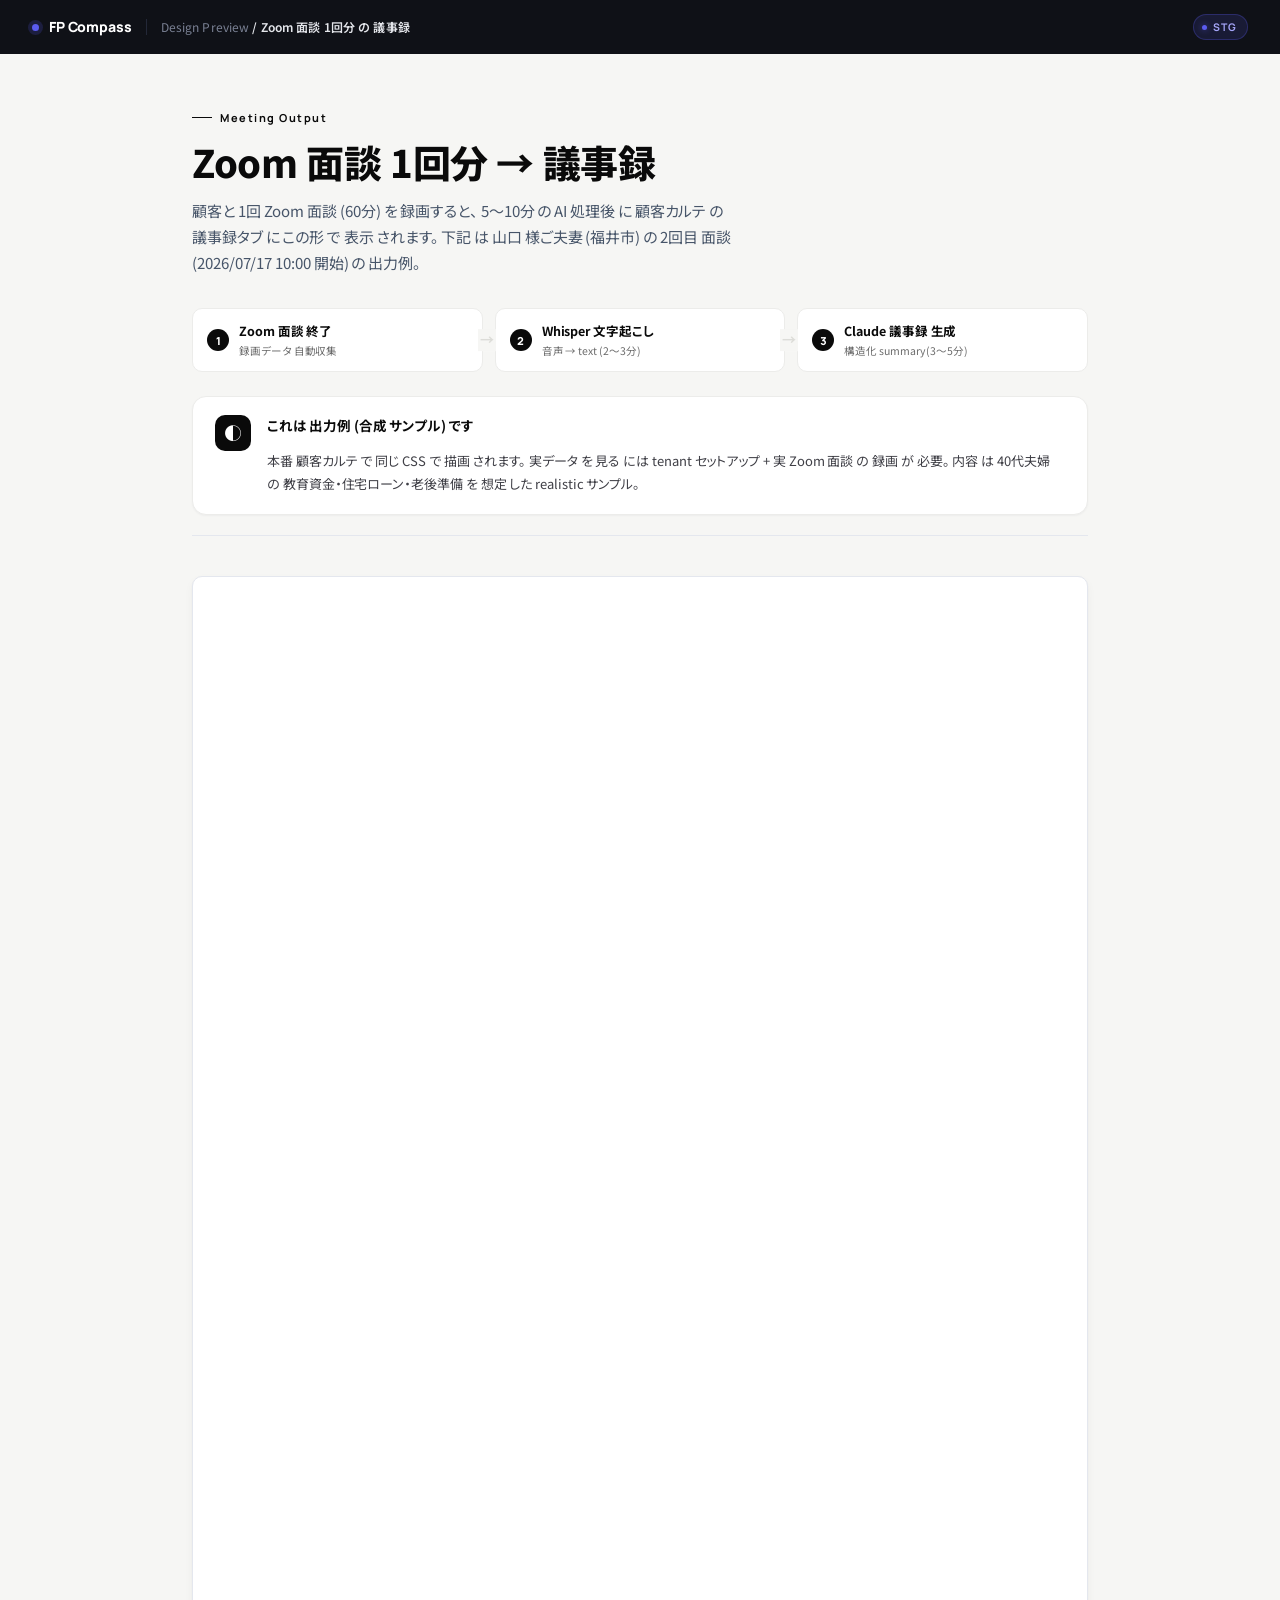
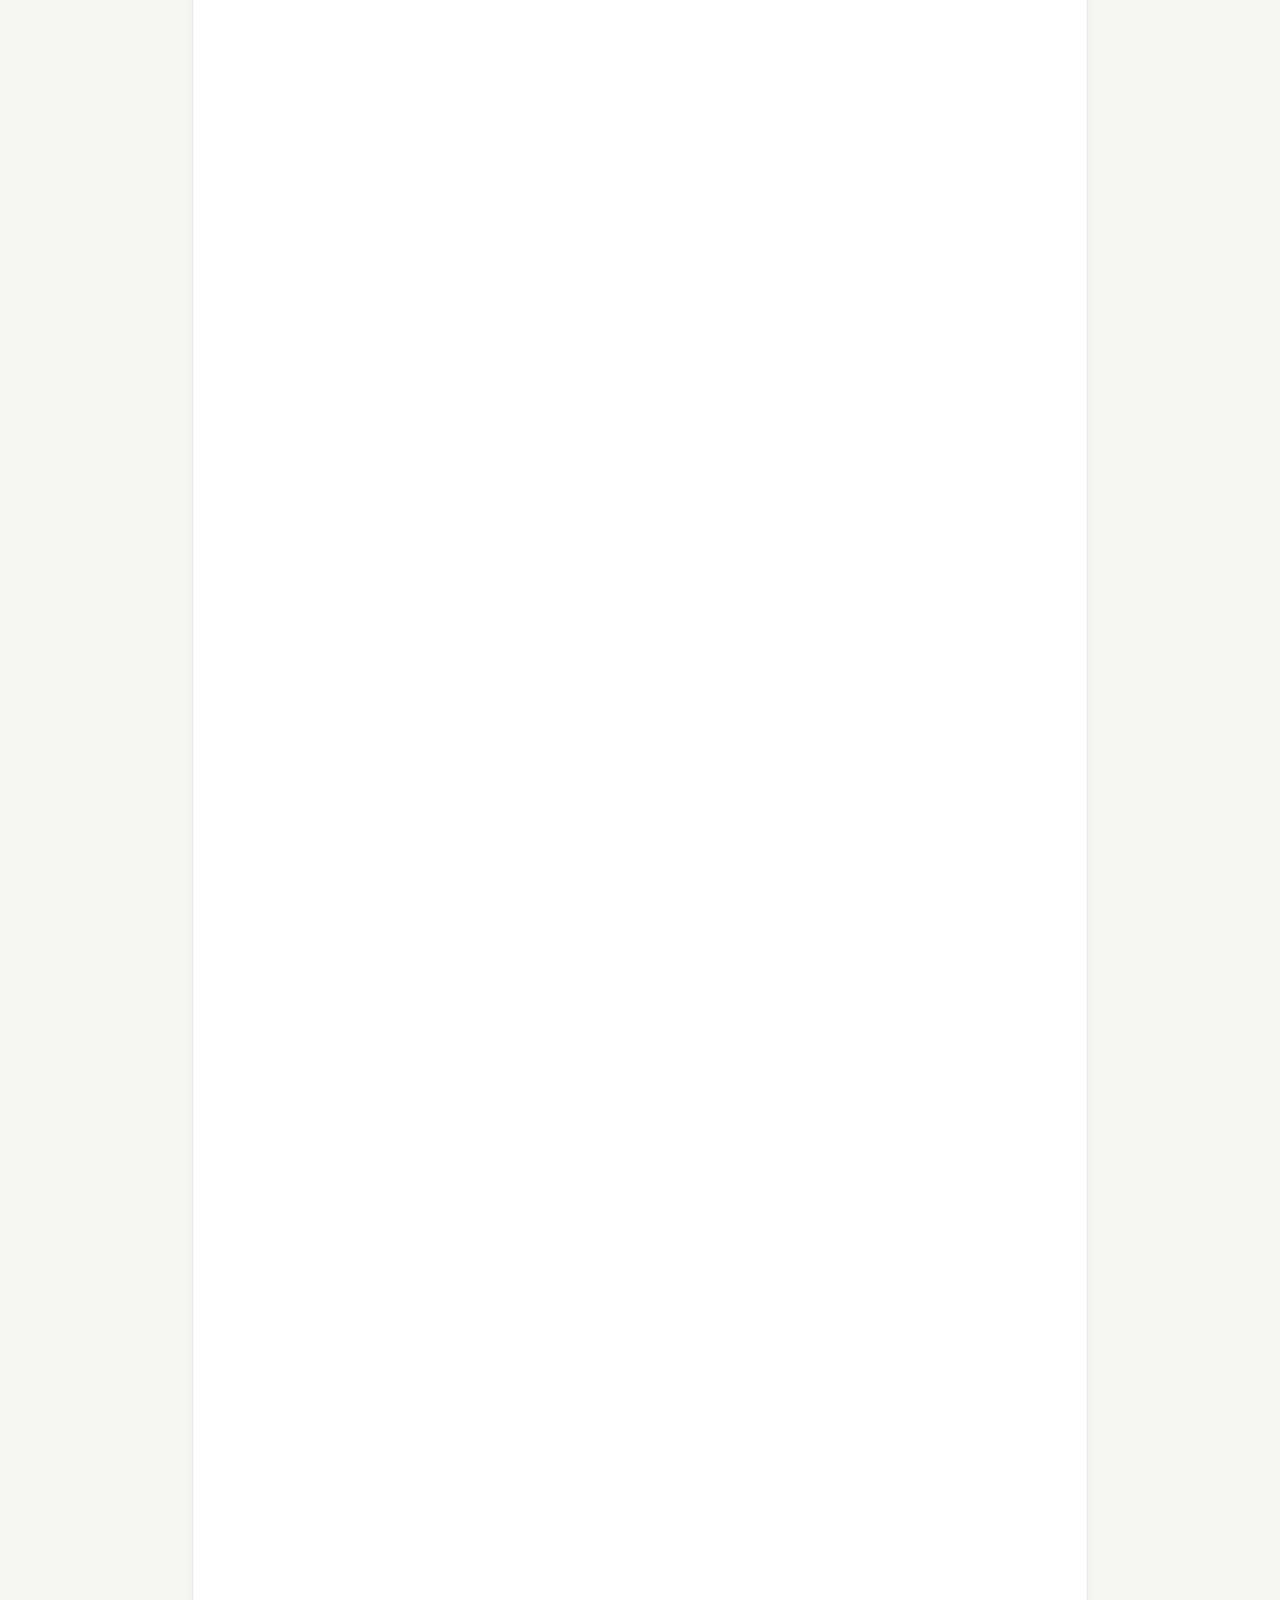
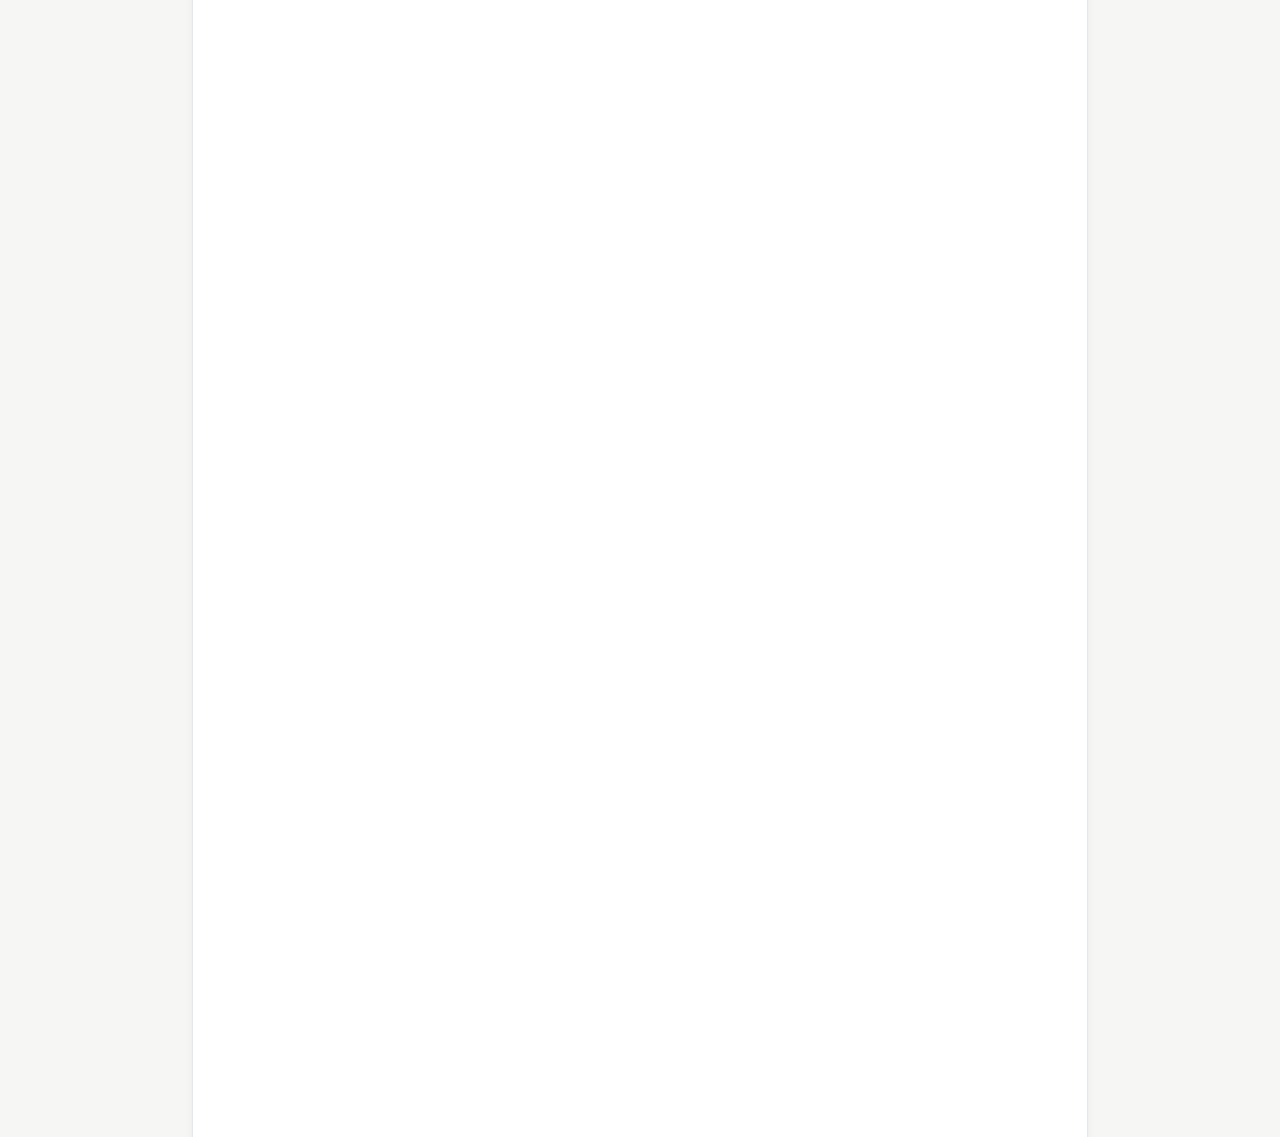
<file: meeting-single.html>
<!doctype html>
<html lang="ja">
<head>
<meta charset="utf-8">
<meta name="viewport" content="width=device-width,initial-scale=1">
<title>Zoom 面談 1回分 の 議事録 出力例 — FP Compass STG</title>
<link rel="preconnect" href="https://fonts.googleapis.com">
<link rel="preconnect" href="https://fonts.gstatic.com" crossorigin>
<link href="https://fonts.googleapis.com/css2?family=Manrope:wght@500;700;800&family=Noto+Sans+JP:wght@400;500;700;800&family=JetBrains+Mono:wght@400;600&display=swap" rel="stylesheet">
<link rel="stylesheet" href="./styles-v2.css">
<link rel="stylesheet" href="./styles-v8-workspace.css">
<link rel="stylesheet" href="./styles-skelfit.css">
<style>
  html, body { height: auto !important; overflow: auto !important; }
  body {
    margin: 0 !important;
    padding: 0 !important;
    background: #F6F6F4 !important;
    color: #0A0A0A !important;
    font-family: 'Noto Sans JP', -apple-system, BlinkMacSystemFont, 'Hiragino Sans', sans-serif !important;
    font-weight: 400 !important;
    -webkit-font-smoothing: antialiased;
    -moz-osx-font-smoothing: grayscale;
  }

  .preview-topbar {
    background: #0F1117;
    color: #E4E6EB;
    padding: 14px 32px;
    display: flex;
    align-items: center;
    gap: 14px;
    font-size: 12.5px;
    letter-spacing: 0.01em;
  }
  .preview-topbar .brand {
    font-family: 'Manrope', 'Noto Sans JP', sans-serif;
    font-weight: 800;
    letter-spacing: -0.01em;
    font-size: 14px;
    color: #FFFFFF;
  }
  .preview-topbar .brand-dot {
    display: inline-block; width: 7px; height: 7px; border-radius: 50%;
    background: #5B5BF0; box-shadow: 0 0 0 4px rgba(91,91,240,0.18);
    margin-right: 10px; vertical-align: middle; transform: translateY(-1px);
  }
  .preview-topbar .divider { width: 1px; height: 16px; background: #232838; }
  .preview-topbar .crumb { color: #7A8194; font-size: 12px; }
  .preview-topbar .crumb b { color: #E4E6EB; font-weight: 600; }
  .preview-topbar .env {
    margin-left: auto;
    display: inline-flex; align-items: center; gap: 6px;
    padding: 4px 10px 4px 8px;
    background: rgba(91,91,240,0.14);
    color: #A5A5F8;
    border: 1px solid rgba(91,91,240,0.28);
    border-radius: 999px;
    font-family: 'Manrope', 'Noto Sans JP', sans-serif;
    font-size: 10.5px; font-weight: 700;
    letter-spacing: 0.08em;
  }
  .preview-topbar .env::before {
    content: ''; width: 5px; height: 5px; border-radius: 50%;
    background: #5B5BF0; box-shadow: 0 0 6px rgba(91,91,240,0.6);
  }

  .wrap { max-width: 960px; margin: 0 auto; padding: 48px 32px 96px; }

  .page-head { display: block !important; margin-bottom: 40px; }
  .page-head .kicker {
    display: inline-flex; align-items: center; gap: 8px;
    font-family: 'Manrope', 'Noto Sans JP', sans-serif;
    font-size: 11px; font-weight: 700;
    color: #0A0A0A;
    letter-spacing: 0.14em;
    margin-bottom: 14px;
  }
  .page-head .kicker::before {
    content: ''; width: 20px; height: 1.5px; background: #0A0A0A;
  }
  h1 {
    font-family: 'Manrope', 'Noto Sans JP', sans-serif;
    font-weight: 800;
    font-size: clamp(28px, 3.4vw, 38px);
    color: #0A0A0A;
    letter-spacing: -0.02em;
    line-height: 1.15;
    margin: 0 0 14px;
    text-wrap: balance;
  }
  .sub {
    color: #3F3F46;
    font-size: 15px;
    line-height: 1.75;
    max-width: 68ch;
    margin: 0;
  }

  .info-panel {
    margin-top: 24px;
    display: grid;
    grid-template-columns: auto 1fr;
    gap: 14px 16px;
    padding: 18px 22px;
    background: #FFFFFF;
    border: 1px solid #ECECEA;
    border-radius: 14px;
    box-shadow: 0 1px 2px rgba(16,24,40,0.04);
  }
  .info-panel .ip-icon {
    width: 36px; height: 36px; border-radius: 10px;
    background: #0A0A0A;
    color: #FFFFFF;
    display: inline-flex; align-items: center; justify-content: center;
    font-size: 18px;
    flex-shrink: 0;
    grid-row: span 2;
  }
  .info-panel .ip-title {
    font-family: 'Manrope', 'Noto Sans JP', sans-serif;
    font-size: 13.5px; font-weight: 700; color: #0A0A0A;
    letter-spacing: -0.005em;
  }
  .info-panel .ip-body {
    font-size: 13px; line-height: 1.75; color: #3F3F46;
    grid-column: 2;
  }

  /* pipeline flow banner (面談終了 → Whisper → Claude → 議事録 表示 の 3ステップ) */
  .pipeline-flow {
    margin: 32px 0 20px;
    display: grid;
    grid-template-columns: repeat(3, 1fr);
    gap: 12px;
  }
  .pipeline-flow .step {
    display: flex; align-items: center; gap: 10px;
    padding: 12px 14px;
    background: #FFFFFF;
    border: 1px solid #ECECEA;
    border-radius: 10px;
    font-size: 12.5px;
    color: #3F3F46;
    position: relative;
  }
  .pipeline-flow .step .num {
    width: 22px; height: 22px; border-radius: 50%;
    background: #0A0A0A;
    color: #FFFFFF;
    display: inline-flex; align-items: center; justify-content: center;
    font-family: 'Manrope', 'Noto Sans JP', sans-serif;
    font-size: 11px; font-weight: 800;
    flex-shrink: 0;
  }
  .pipeline-flow .step b { color: #0A0A0A; font-weight: 700; }
  .pipeline-flow .step .meta { font-size: 10.5px; color: #6B6B6B; display: block; margin-top: 2px; }
  .pipeline-flow .step:not(:last-child)::after {
    content: '→';
    position: absolute; right: -14px; top: 50%; transform: translateY(-50%);
    color: #DCDCD8; font-weight: 700; font-size: 14px;
    z-index: 1; background: #F6F6F4; padding: 0 2px;
  }

  .footer-note {
    margin-top: 56px;
    padding: 22px 26px;
    background: #FFFFFF;
    border: 1px solid #ECECEA;
    border-radius: 14px;
    color: #3F3F46;
    font-size: 13px;
    line-height: 1.85;
    box-shadow: 0 1px 2px rgba(16,24,40,0.04);
  }
  .footer-note b { color: #0A0A0A; font-weight: 700; }

  .fp-btn {
    display: inline-flex; align-items: center; gap: 6px;
    padding: 7px 14px;
    background: #0A0A0A;
    color: #FFFFFF;
    text-decoration: none;
    font-size: 12px; font-weight: 600;
    border-radius: 8px;
    font-family: 'Noto Sans JP', sans-serif;
  }
  .fp-btn:hover { background: #3F3F46; }

  /* ============================================================
     BOLD SATURATED OVERRIDE (styles-skelfit.css の 淡パステル kill)
     ============================================================ */
  .fp-summary-structured .fp-sum-section-h,
  .fp-summary-structured .fp-sum-tone-vital .fp-sum-section-h,
  .fp-summary-structured .fp-sum-tone-attn .fp-sum-section-h,
  .fp-summary-structured .fp-sum-tone-critical .fp-sum-section-h,
  .fp-summary-structured .fp-sum-tone-trust .fp-sum-section-h,
  .fp-summary-structured .fp-sum-tone-mono .fp-sum-section-h,
  .fp-summary-structured .fp-sum-tone-ink .fp-sum-section-h {
    background: transparent !important;
    border-bottom: 1px solid #ECECEA !important;
    padding: 12px 14px 10px !important;
    display: flex !important;
    align-items: center !important;
    gap: 8px !important;
  }
  .fp-summary-structured .fp-sum-section-dot { display: none !important; }

  .fp-summary-structured .fp-sum-section-title,
  .fp-summary-structured .fp-sum-tone-vital .fp-sum-section-title,
  .fp-summary-structured .fp-sum-tone-attn .fp-sum-section-title,
  .fp-summary-structured .fp-sum-tone-critical .fp-sum-section-title,
  .fp-summary-structured .fp-sum-tone-trust .fp-sum-section-title,
  .fp-summary-structured .fp-sum-tone-mono .fp-sum-section-title,
  .fp-summary-structured .fp-sum-tone-ink .fp-sum-section-title {
    display: inline-flex !important;
    align-items: center !important;
    padding: 4px 11px !important;
    border-radius: 6px !important;
    color: #FFFFFF !important;
    font-size: 12.5px !important;
    font-weight: 700 !important;
    letter-spacing: 0.01em !important;
    background: #0A0A0A !important;
  }
  .fp-summary-structured .fp-sum-tone-vital .fp-sum-section-title    { background: #047647 !important; }
  .fp-summary-structured .fp-sum-tone-attn .fp-sum-section-title     { background: #B5530F !important; }
  .fp-summary-structured .fp-sum-tone-critical .fp-sum-section-title { background: #DC2B2B !important; }
  .fp-summary-structured .fp-sum-tone-trust .fp-sum-section-title    { background: #3F3FCE !important; }
  .fp-summary-structured .fp-sum-tone-mono .fp-sum-section-title,
  .fp-summary-structured .fp-sum-tone-ink .fp-sum-section-title      { background: #0A0A0A !important; }

  .fp-summary-structured .fp-sum-h4 {
    display: inline-flex !important;
    align-items: center !important;
    padding: 4px 11px !important;
    border-radius: 6px !important;
    color: #FFFFFF !important;
    font-size: 12.5px !important;
    font-weight: 700 !important;
    letter-spacing: 0.01em !important;
    background: #0A0A0A !important;
    margin: 18px 0 10px !important;
  }
  .fp-summary-structured .fp-sum-h4.fp-sum-tone-vital    { background: #047647 !important; color: #FFFFFF !important; }
  .fp-summary-structured .fp-sum-h4.fp-sum-tone-attn     { background: #B5530F !important; color: #FFFFFF !important; }
  .fp-summary-structured .fp-sum-h4.fp-sum-tone-critical { background: #DC2B2B !important; color: #FFFFFF !important; }
  .fp-summary-structured .fp-sum-h4.fp-sum-tone-trust    { background: #3F3FCE !important; color: #FFFFFF !important; }
  .fp-summary-structured .fp-sum-h4.fp-sum-tone-mono,
  .fp-summary-structured .fp-sum-h4.fp-sum-tone-ink      { background: #0A0A0A !important; color: #FFFFFF !important; }
  .fp-summary-structured .fp-sum-h4 .fp-sum-dot { display: none !important; }

  .fp-meeting-block-label {
    color: #0A0A0A !important;
    font-size: 12px !important;
    font-weight: 700 !important;
    letter-spacing: 0.02em !important;
    margin-bottom: 12px !important;
  }
  .fp-meeting-block-label > span:first-child {
    display: inline-flex !important;
    align-items: center !important;
    padding: 4px 11px !important;
    border-radius: 6px !important;
    color: #FFFFFF !important;
    background: #0A0A0A !important;
    font-size: 12.5px !important;
    font-weight: 700 !important;
  }
  .fp-meeting-block:not(:has(>.fp-meeting-block-label > span)) .fp-meeting-block-label {
    display: inline-flex !important;
    align-items: center !important;
    padding: 4px 11px !important;
    border-radius: 6px !important;
    color: #FFFFFF !important;
    background: #0A0A0A !important;
  }

  .fp-summary-structured .fp-sum-item {
    background: #FFFFFF !important;
    border: 1px solid #ECECEA !important;
  }
  .fp-summary-structured .fp-sum-item-num {
    background: #0A0A0A !important;
    color: #FFFFFF !important;
    font-weight: 800 !important;
  }
  .fp-summary-structured .fp-sum-item.fp-sum-tone-vital .fp-sum-item-num    { background: #047647 !important; }
  .fp-summary-structured .fp-sum-item.fp-sum-tone-attn .fp-sum-item-num     { background: #B5530F !important; }
  .fp-summary-structured .fp-sum-item.fp-sum-tone-critical .fp-sum-item-num { background: #DC2B2B !important; }
  .fp-summary-structured .fp-sum-item.fp-sum-tone-trust .fp-sum-item-num    { background: #3F3FCE !important; }

  .fp-summary-structured .fp-sum-section {
    background: #FFFFFF !important;
    border: 1px solid #ECECEA !important;
    border-radius: 12px !important;
    overflow: hidden !important;
  }
  .fp-summary-structured .fp-sum-section-body {
    background: #FFFFFF !important;
  }

  /* ============================================================
     LIST / ROW / STAT / MEMO の 見やすさ polish (中身の editorial 化)
     ============================================================ */

  /* h4 pill の 次にくる list は マージン 詰めて 直下感 */
  .fp-summary-structured .fp-sum-h4 + ul.fp-sum-list,
  .fp-summary-structured .fp-sum-h4 + ol.fp-sum-list,
  .fp-summary-structured .fp-sum-h4 + p.fp-sum-p,
  .fp-summary-structured .fp-sum-h4 + .fp-sum-row {
    margin-top: 4px !important;
  }

  /* list 共通 — 素bullet 廃止、 各 li を hairline card 化 */
  .fp-summary-structured .fp-sum-list {
    list-style: none !important;
    padding: 0 !important;
    margin: 6px 0 22px !important;
    display: flex !important;
    flex-direction: column !important;
    gap: 6px !important;
  }
  .fp-summary-structured .fp-sum-list > li {
    position: relative !important;
    background: #FFFFFF !important;
    border: 1px solid #ECECEA !important;
    border-radius: 8px !important;
    padding: 11px 14px 11px 42px !important;
    font-size: 13.5px !important;
    line-height: 1.75 !important;
    color: #1A1A1A !important;
    transition: border-color 120ms cubic-bezier(0.22, 1, 0.36, 1) !important;
  }
  .fp-summary-structured .fp-sum-list > li:hover {
    border-color: #B0B0AC !important;
  }
  /* 決定事項 (vital / ul) — 左に ✓ green check + 4px 左緑 accent bar (白 base 保持) */
  .fp-summary-structured .fp-sum-tone-vital + ul.fp-sum-list > li,
  .fp-summary-structured .fp-sum-h4.fp-sum-tone-vital + ul.fp-sum-list > li {
    border-left: 4px solid #047647 !important;
    background: linear-gradient(90deg, rgba(4,118,71,0.05) 0%, rgba(255,255,255,1) 45%) !important;
  }
  .fp-summary-structured .fp-sum-tone-vital + ul.fp-sum-list > li::before,
  .fp-summary-structured .fp-sum-h4.fp-sum-tone-vital + ul.fp-sum-list > li::before {
    content: '✓' !important;
    position: absolute !important;
    left: 14px !important; top: 10px !important;
    width: 22px !important; height: 22px !important;
    background: #047647 !important;
    color: #FFFFFF !important;
    border-radius: 50% !important;
    display: inline-flex !important;
    align-items: center !important; justify-content: center !important;
    font-size: 12px !important;
    font-weight: 900 !important;
    font-family: 'Manrope', 'Noto Sans JP', sans-serif !important;
    line-height: 1 !important;
    box-shadow: 0 0 0 2px rgba(4,118,71,0.15) !important;
  }
  /* TODO (attn / ol) — 番号 chip 濃橙 */
  .fp-summary-structured .fp-sum-tone-attn + ol.fp-sum-list,
  .fp-summary-structured .fp-sum-h4.fp-sum-tone-attn + ol.fp-sum-list {
    counter-reset: fp-todo !important;
  }
  .fp-summary-structured .fp-sum-tone-attn + ol.fp-sum-list > li,
  .fp-summary-structured .fp-sum-h4.fp-sum-tone-attn + ol.fp-sum-list > li {
    counter-increment: fp-todo !important;
  }
  /* TODO li に 左 4px 濃橙 accent + subtle amber wash (白 base 保持) */
  .fp-summary-structured .fp-sum-tone-attn + ol.fp-sum-list > li,
  .fp-summary-structured .fp-sum-h4.fp-sum-tone-attn + ol.fp-sum-list > li {
    border-left: 4px solid #B5530F !important;
    background: linear-gradient(90deg, rgba(181,83,15,0.05) 0%, rgba(255,255,255,1) 45%) !important;
  }
  .fp-summary-structured .fp-sum-tone-attn + ol.fp-sum-list > li::before,
  .fp-summary-structured .fp-sum-h4.fp-sum-tone-attn + ol.fp-sum-list > li::before {
    content: counter(fp-todo) !important;
    position: absolute !important;
    left: 12px !important; top: 9px !important;
    width: 22px !important; height: 22px !important;
    background: #B5530F !important;
    color: #FFFFFF !important;
    border-radius: 6px !important;
    display: inline-flex !important;
    align-items: center !important; justify-content: center !important;
    font-family: 'Manrope', 'Noto Sans JP', sans-serif !important;
    font-size: 12px !important;
    font-weight: 800 !important;
    line-height: 1 !important;
    box-shadow: 0 0 0 2px rgba(181,83,15,0.15) !important;
  }
  /* TODO li 右上 に 「TODO」 小さいタグ */
  .fp-summary-structured .fp-sum-tone-attn + ol.fp-sum-list > li::after,
  .fp-summary-structured .fp-sum-h4.fp-sum-tone-attn + ol.fp-sum-list > li::after {
    content: 'TODO' !important;
    position: absolute !important;
    right: 10px !important; top: 10px !important;
    font-family: 'Manrope', 'Noto Sans JP', sans-serif !important;
    font-size: 9px !important;
    font-weight: 800 !important;
    letter-spacing: 0.14em !important;
    color: #B5530F !important;
    background: rgba(181,83,15,0.08) !important;
    padding: 2px 7px !important;
    border-radius: 4px !important;
    line-height: 1.2 !important;
  }
  /* 数字・試算 (mono / ul) — 左に 小さな ink 縦 bar (数字 chip 埋込 済 の 別強調) */
  .fp-summary-structured .fp-sum-tone-mono + ul.fp-sum-list > li,
  .fp-summary-structured .fp-sum-h4.fp-sum-tone-mono + ul.fp-sum-list > li,
  .fp-summary-structured .fp-sum-tone-ink + ul.fp-sum-list > li,
  .fp-summary-structured .fp-sum-h4.fp-sum-tone-ink + ul.fp-sum-list > li {
    padding-left: 14px !important;
    border-left: 3px solid #0A0A0A !important;
  }
  .fp-summary-structured .fp-sum-tone-mono + ul.fp-sum-list > li::before,
  .fp-summary-structured .fp-sum-h4.fp-sum-tone-mono + ul.fp-sum-list > li::before,
  .fp-summary-structured .fp-sum-tone-ink + ul.fp-sum-list > li::before,
  .fp-summary-structured .fp-sum-h4.fp-sum-tone-ink + ul.fp-sum-list > li::before {
    content: none !important;
  }

  /* fp-sum-num (¥/円/万 数字 の 埋込 highlight) を もっと 主張 させる — mono chip 化 */
  .fp-summary-structured .fp-sum-num {
    background: #0A0A0A !important;
    color: #FFFFFF !important;
    padding: 1px 7px !important;
    border-radius: 5px !important;
    font-family: 'JetBrains Mono', 'Manrope', ui-monospace, monospace !important;
    font-weight: 700 !important;
    font-size: 12px !important;
    letter-spacing: 0.01em !important;
    display: inline-block !important;
    line-height: 1.4 !important;
    vertical-align: baseline !important;
  }

  /* fp-sum-strong (bold 強調) — 蛍光ペン風 マーカー (淡黄) */
  .fp-summary-structured .fp-sum-strong {
    font-weight: 700 !important;
    color: #0A0A0A !important;
    background: linear-gradient(transparent 55%, #FFF176 55%, #FFEB3B 88%, transparent 88%) !important;
    padding: 0 3px !important;
    border-radius: 2px !important;
    text-decoration: none !important;
  }

  /* 懸念事項 row (label + value) を alert card 化 — label 濃赤 pill + 左4px 濃赤 bar + ⚠ icon */
  .fp-summary-structured .fp-sum-row,
  .fp-summary-structured .fp-sum-row.fp-sum-tone-vital,
  .fp-summary-structured .fp-sum-row.fp-sum-tone-attn,
  .fp-summary-structured .fp-sum-row.fp-sum-tone-critical,
  .fp-summary-structured .fp-sum-row.fp-sum-tone-trust,
  .fp-summary-structured .fp-sum-row.fp-sum-tone-mono {
    display: grid !important;
    grid-template-columns: 220px 1fr !important;
    gap: 12px 18px !important;
    align-items: start !important;
    background: #FFFFFF !important;
    border: 1px solid #ECECEA !important;
    border-left: 4px solid #DC2B2B !important;
    border-radius: 8px !important;
    padding: 14px 16px 14px 18px !important;
    margin: 6px 0 !important;
    position: relative !important;
  }
  .fp-summary-structured .fp-sum-row.fp-sum-tone-vital    { border-left-color: #047647 !important; }
  .fp-summary-structured .fp-sum-row.fp-sum-tone-attn     { border-left-color: #B5530F !important; }
  .fp-summary-structured .fp-sum-row.fp-sum-tone-critical { border-left-color: #DC2B2B !important; }
  .fp-summary-structured .fp-sum-row.fp-sum-tone-trust    { border-left-color: #3F3FCE !important; }
  .fp-summary-structured .fp-sum-row.fp-sum-tone-vital .fp-sum-label    { background: #047647 !important; }
  .fp-summary-structured .fp-sum-row.fp-sum-tone-attn .fp-sum-label     { background: #B5530F !important; }
  .fp-summary-structured .fp-sum-row.fp-sum-tone-trust .fp-sum-label    { background: #3F3FCE !important; }
  .fp-summary-structured .fp-sum-row .fp-sum-label {
    display: inline-flex !important;
    align-items: center !important;
    gap: 6px !important;
    padding: 4px 10px 4px 8px !important;
    background: #DC2B2B !important;
    color: #FFFFFF !important;
    border-radius: 5px !important;
    font-family: 'Manrope', 'Noto Sans JP', sans-serif !important;
    font-size: 11.5px !important;
    font-weight: 800 !important;
    letter-spacing: 0.02em !important;
    line-height: 1.3 !important;
    align-self: start !important;
    width: fit-content !important;
    max-width: 100% !important;
  }
  .fp-summary-structured .fp-sum-row .fp-sum-label::before {
    content: '⚠' !important;
    font-size: 11px !important;
  }
  .fp-summary-structured .fp-sum-row .fp-sum-value {
    font-size: 13.5px !important;
    line-height: 1.75 !important;
    color: #1A1A1A !important;
  }

  /* fp-sum-p (段落) の 見やすさ調整 */
  .fp-summary-structured .fp-sum-p {
    font-size: 13.5px !important;
    line-height: 1.85 !important;
    color: #1A1A1A !important;
    margin: 6px 0 22px !important;
    max-width: 68ch !important;
  }

  /* 補足メモ h5 (小見出し) — 濃色 罫線 header */
  .fp-summary-structured .fp-sum-h5 {
    font-family: 'Manrope', 'Noto Sans JP', sans-serif !important;
    font-size: 11.5px !important;
    font-weight: 800 !important;
    letter-spacing: 0.08em !important;
    color: #6B6B6B !important;
    text-transform: uppercase !important;
    padding: 0 0 8px !important;
    margin: 28px 0 12px !important;
    border-bottom: 1px solid #ECECEA !important;
  }

  /* ============================================================
     TRANSCRIPT CHAT (LINE風 bubble) — Otter/Fireflies/tl;dv 参考
     ============================================================ */
  .fp-transcript-chat {
    background: #F0F2F5 !important;
    padding: 20px 18px !important;
    border-radius: 12px !important;
    border: 1px solid #ECECEA !important;
    display: flex !important;
    flex-direction: column !important;
    gap: 12px !important;
    max-height: 620px !important;
    overflow-y: auto !important;
  }
  .fp-transcript-chat > div {
    display: flex !important;
    gap: 10px !important;
    align-items: flex-end !important;
  }
  .fp-transcript-chat > div > div {
    max-width: 72% !important;
    display: flex !important;
    flex-direction: column !important;
    gap: 4px !important;
  }
  .fp-transcript-chat > div > div > div:first-child {
    font-family: 'Manrope', 'Noto Sans JP', sans-serif !important;
    font-size: 11.5px !important;
    font-weight: 700 !important;
    color: #6B6B6B !important;
    padding: 0 4px !important;
    letter-spacing: 0.01em !important;
  }
  .fp-transcript-chat > div > div > div:last-child {
    padding: 10px 14px !important;
    border-radius: 16px !important;
    font-size: 14px !important;
    line-height: 1.75 !important;
    color: #1A1A1A !important;
    background: #FFFFFF !important;
    box-shadow: 0 1px 2px rgba(16,24,40,0.06) !important;
    word-wrap: break-word !important;
  }
  .fp-transcript-chat > div[style*="flex-end"] > div > div:last-child {
    background: #06C755 !important;
    color: #FFFFFF !important;
    border-bottom-right-radius: 4px !important;
    box-shadow: 0 1px 2px rgba(6,199,85,0.15) !important;
  }
  .fp-transcript-chat > div[style*="flex-end"] > div > div:first-child {
    text-align: right !important;
    color: #6B6B6B !important;
  }
  .fp-transcript-chat > div[style*="flex-end"] > div > div:first-child span {
    color: #9A9A9A !important;
  }
  .fp-transcript-chat > div[style*="flex-start"] > div > div:last-child {
    background: #FFFFFF !important;
    color: #1A1A1A !important;
    border-bottom-left-radius: 4px !important;
  }
  .fp-transcript-chat > div[style*="flex-start"] > div > div:first-child {
    text-align: left !important;
  }
  .fp-transcript-chat > div[style*="flex-end"] > div > div:first-child::before {
    content: '' !important;
    display: inline-block !important;
    width: 6px !important; height: 6px !important;
    border-radius: 50% !important;
    background: #06C755 !important;
    margin-right: 6px !important;
    vertical-align: middle !important;
    transform: translateY(-1px) !important;
  }
  .fp-transcript-chat > div[style*="flex-start"] > div > div:first-child::before {
    content: '' !important;
    display: inline-block !important;
    width: 6px !important; height: 6px !important;
    border-radius: 50% !important;
    background: #3F3FCE !important;
    margin-right: 6px !important;
    vertical-align: middle !important;
    transform: translateY(-1px) !important;
  }
  @media (max-width: 640px) {
    .fp-transcript-chat > div > div { max-width: 85% !important; }
    .fp-transcript-chat { padding: 14px 12px !important; }
  }

  @media (max-width: 640px) {
    .fp-summary-structured .fp-sum-row {
      grid-template-columns: 1fr !important;
      gap: 6px !important;
    }
    .fp-summary-structured .fp-sum-list > li {
      font-size: 13px !important;
      padding-right: 12px !important;
    }
  }

  @media (max-width: 640px) {
    .preview-topbar { padding: 12px 18px; flex-wrap: wrap; gap: 10px; }
    .preview-topbar .crumb { display: none; }
    .wrap { padding: 32px 20px 72px; }
    .info-panel { grid-template-columns: 1fr; }
    .info-panel .ip-icon { grid-row: auto; }
    .info-panel .ip-body { grid-column: 1; }
    .pipeline-flow { grid-template-columns: 1fr; }
    .pipeline-flow .step:not(:last-child)::after { display: none; }
  }
</style>
</head>
<body>

<div class="preview-topbar">
  <span class="brand"><span class="brand-dot"></span>FP Compass</span>
  <span class="divider"></span>
  <span class="crumb">Design Preview <b>/ Zoom 面談 1回分 の 議事録</b></span>
  <span class="env">STG</span>
</div>

<div class="wrap">

  <header class="page-head">
    <div class="kicker">Meeting Output</div>
    <h1>Zoom 面談 1回分 → 議事録</h1>
    <p class="sub">
      顧客と 1回 Zoom 面談 (60分) を 録画すると、 5〜10分 の AI 処理後 に 顧客カルテ の 議事録タブ に この形 で 表示 されます。 下記 は 山口 様ご夫妻 (福井市) の 2回目 面談 (2026/07/17 10:00 開始) の 出力例。
    </p>

    <div class="pipeline-flow">
      <div class="step">
        <span class="num">1</span>
        <div><b>Zoom 面談 終了</b><span class="meta">録画データ 自動収集</span></div>
      </div>
      <div class="step">
        <span class="num">2</span>
        <div><b>Whisper 文字起こし</b><span class="meta">音声 → text (2〜3分)</span></div>
      </div>
      <div class="step">
        <span class="num">3</span>
        <div><b>Claude 議事録 生成</b><span class="meta">構造化 summary (3〜5分)</span></div>
      </div>
    </div>

    <div class="info-panel">
      <div class="ip-icon" aria-hidden="true">◐</div>
      <div class="ip-title">これは 出力例 (合成 サンプル) です</div>
      <div class="ip-body">
        本番 顧客カルテ で 同じ CSS で 描画 されます。 実データ を 見る には tenant セットアップ + 実 Zoom 面談 の 録画 が 必要。 内容 は 40代夫婦 の 教育資金・住宅ローン・老後準備 を 想定 した realistic サンプル。
      </div>
    </div>
  </header>

  <!-- ==================== 1回分 の 議事録 カード ==================== -->
  <div class="fp-meeting-card">
    <div class="fp-meeting-card-head">
      <div>
        <div class="fp-meeting-card-eyebrow" style="font-size:13px;font-weight:900;color:#1B3A5C;">📹 Zoom 面談 <span style="font-size:11px;color:#9CA3AF;font-weight:700;margin-left:8px;font-family:'JetBrains Mono',monospace;">#20260717-1000</span></div>
        <div class="fp-meeting-card-date" style="font-size:14px;font-weight:700;margin-top:2px;">2026/07/17 (水) 10:00 面談 · 山口 様ご夫妻 (福井市 · 共働き)</div>
        <div class="fp-meeting-card-recstart" style="font-size:11.5px;color:#6B7280;font-weight:600;margin-top:3px;">録画開始: 10:02 / 終了: 11:04 (62分12秒)</div>
      </div>
      <div class="fp-meeting-card-actions">
        <a href="#" class="fp-btn">🎥 録画を見る</a>
      </div>
    </div>

    <!-- Whisper 文字起こし: LINE風 chat -->
    <div class="fp-meeting-block">
      <div class="fp-meeting-block-label" style="display:flex;justify-content:space-between;align-items:center;">
        <span>AI 文字起こし (Whisper)</span>
        <div class="fp-transcript-view-toggle">
          <button type="button" class="fp-tv-btn fp-tv-active">💬 会話</button>
          <button type="button" class="fp-tv-btn">📄 プレーン</button>
        </div>
      </div>
      <div class="fp-transcript-chat">
        <div style="display:flex;justify-content:flex-end;"><div><div>FP先生 <span style="font-size:10px;color:#9CA3AF;font-weight:600;margin-left:6px;">00:02</span></div><div>おはようございます。 先月 お送りいただいた 家計簿 3ヶ月分、 拝見しました。 まず 全体像 を 共有 させてください。</div></div></div>
        <div style="display:flex;justify-content:flex-start;"><div><div>山口様 (夫) <span style="font-size:10px;color:#9CA3AF;font-weight:600;margin-left:6px;">00:24</span></div><div>よろしくお願いします。 妻も 隣で 聞いています。</div></div></div>
        <div style="display:flex;justify-content:flex-end;"><div><div>FP先生 <span style="font-size:10px;color:#9CA3AF;font-weight:600;margin-left:6px;">00:38</span></div><div>ありがとうございます。 世帯月収 手取り 68万円、 支出 52万円、 貯蓄率 24% で 同世代平均 の ほぼ 倍 の 数字 が 出ています。 このペース は 大変 健全 です。</div></div></div>
        <div style="display:flex;justify-content:flex-start;"><div><div>山口様 (妻) <span style="font-size:10px;color:#9CA3AF;font-weight:600;margin-left:6px;">01:15</span></div><div>あ、 そうなんですね。 なんとなく 貯まっている 気は していたんですが、 それが 平均 に対して どうか は 分からず。</div></div></div>
        <div style="display:flex;justify-content:flex-end;"><div><div>FP先生 <span style="font-size:10px;color:#9CA3AF;font-weight:600;margin-left:6px;">01:32</span></div><div>本題 に 入ります。 今日 は 3つ 決めましょう。 (1) 教育資金 の 準備方針 (2) 住宅ローン 借換 判断 (3) 老後 資金 の 積立額。 まず (1) から。</div></div></div>
        <div style="display:flex;justify-content:flex-start;"><div><div>山口様 (夫) <span style="font-size:10px;color:#9CA3AF;font-weight:600;margin-left:6px;">02:04</span></div><div>お願いします。 長男 が 中3、 次男 が 小5。 私立高校 進学 も 視野 に あって、 いくら 用意すれば いいか 見えなくて。</div></div></div>
        <div style="display:flex;justify-content:flex-end;"><div><div>FP先生 <span style="font-size:10px;color:#9CA3AF;font-weight:600;margin-left:6px;">02:28</span></div><div>結論 から 言うと、 長男 分 に 4年 で 380万、 次男 分 に 7年 で 480万、 合計 860万 を 目安 に 積立 開始 が 妥当 です。 内訳 は 私立文系 前提 で 学費+下宿費 込み。</div></div></div>
        <div style="display:flex;justify-content:flex-start;"><div><div>山口様 (妻) <span style="font-size:10px;color:#9CA3AF;font-weight:600;margin-left:6px;">03:11</span></div><div>860万… 結構 な 額 ですね。 児童手当 は 今 全額 貯金 に 回していて 250万 くらい 貯まってます。</div></div></div>
        <div style="display:flex;justify-content:flex-end;"><div><div>FP先生 <span style="font-size:10px;color:#9CA3AF;font-weight:600;margin-left:6px;">03:38</span></div><div>それ が あれば 残り 610万。 月 8万 の 積立 で 6.5年 で 到達 可能 です。 学資保険 で 元本保証 型 と、 つみたてNISA で 6年 運用 型、 半々 が 現実的。</div></div></div>
        <div style="display:flex;justify-content:flex-start;"><div><div>山口様 (夫) <span style="font-size:10px;color:#9CA3AF;font-weight:600;margin-left:6px;">04:22</span></div><div>NISA は 変動する のが 少し 怖いです。 大学入学 の 直前 に 暴落 したら どうなりますか?</div></div></div>
        <div style="display:flex;justify-content:flex-end;"><div><div>FP先生 <span style="font-size:10px;color:#9CA3AF;font-weight:600;margin-left:6px;">04:41</span></div><div>ごもっとも な 懸念 です。 入学 の 2年前 から 段階的 に リスク資産 を 現金化 する ルール を セット します。 次回 面談 で 「取り崩し ロード」 を お渡しします。</div></div></div>
        <div style="display:flex;justify-content:flex-start;"><div><div>山口様 (妻) <span style="font-size:10px;color:#9CA3AF;font-weight:600;margin-left:6px;">05:12</span></div><div>次 (2) の 住宅ローン、 いま 変動 0.5% で 残 2,850万、 あと 22年 です。</div></div></div>
        <div style="display:flex;justify-content:flex-end;"><div><div>FP先生 <span style="font-size:10px;color:#9CA3AF;font-weight:600;margin-left:6px;">05:36</span></div><div>変動 0.5% は 既に かなり 有利 な 条件 で、 現時点 での 借換 メリット は 薄い です。 諸費用 60万 を 回収 する のに 8年 かかる 試算。 現状 維持 推奨。</div></div></div>
        <div style="display:flex;justify-content:flex-start;"><div><div>山口様 (夫) <span style="font-size:10px;color:#9CA3AF;font-weight:600;margin-left:6px;">08:04</span></div><div>了解 しました。 じゃあ (3) 老後 の 積立額 も 出せますか。</div></div></div>
        <div style="display:flex;justify-content:flex-end;"><div><div>FP先生 <span style="font-size:10px;color:#9CA3AF;font-weight:600;margin-left:6px;">08:20</span></div><div>お二人 65歳 時点 で 3,200万 目標 で iDeCo 満額 と つみたてNISA の 余枠 で 月 6.8万。 教育資金 完了後 に 月 12万 に 増額 する 2段階 プラン が 現実的 です。 詳細 は 次回 資料 で お渡し します。</div></div></div>
      </div>
    </div>

    <!-- Claude 議事録 -->
    <div class="fp-meeting-block">
      <div class="fp-meeting-block-label" style="display:flex;justify-content:space-between;align-items:center;">
        <span>AI 議事録 (Claude) <span style="font-size:10px;color:#9CA3AF;font-weight:600;margin-left:6px;">編集・追記可</span></span>
        <button class="fp-minutes-edit" style="background:#fff;border:1px solid #E2E8F0;color:#475569;font-size:11px;font-weight:700;padding:4px 10px;border-radius:5px;cursor:pointer;">✏ 編集</button>
      </div>
      <div class="fp-meeting-body fp-summary-structured">
        <h4 class="fp-sum-h4 fp-sum-tone-vital"><span class="fp-sum-dot"></span>本日の決定事項</h4>
        <ul class="fp-sum-list fp-sum-ul">
          <li><strong class="fp-sum-strong">教育資金 目標 860万</strong> (長男 380万 / 次男 480万) を 承認、 児童手当 貯蓄 250万 差引 後 の 残 610万 を 6.5年 で 積立</li>
          <li>月 <strong class="fp-sum-strong">積立 8万</strong> を <strong class="fp-sum-strong">学資保険 4万 + つみたてNISA 4万</strong> に 半々 配分</li>
          <li>住宅ローン (変動 0.5% / 残 2,850万) は <strong class="fp-sum-strong">借換なし・現状維持</strong> と 決定</li>
          <li>老後資金 は 教育資金 完了 まで 月 <strong class="fp-sum-strong">6.8万</strong>、 完了後 <strong class="fp-sum-strong">月12万</strong> に 増額 の 2段階プラン</li>
        </ul>

        <h4 class="fp-sum-h4 fp-sum-tone-trust"><span class="fp-sum-dot"></span>お客様の関心事</h4>
        <p class="fp-sum-p">世帯月収 手取り 68万 / 支出 52万 / 貯蓄率 24% (同世代平均 の 約2倍)。 長男 中3 (私立高校 進学 検討中) と 次男 小5 の 教育資金 準備 が 最優先。 妻 は NISA の 元本 変動 リスク に 強い 不安。</p>

        <h4 class="fp-sum-h4 fp-sum-tone-attn"><span class="fp-sum-dot"></span>次回までのTODO</h4>
        <ol class="fp-sum-list fp-sum-ol">
          <li>学資保険 3社 比較資料 (元本保証 の 範囲 / 途中解約 返戻率 / 契約者貸付) を 準備</li>
          <li>つみたてNISA <strong class="fp-sum-strong">段階的 現金化 ロード</strong> (入学2年前 から 20% ずつ) を 図解 で 作成</li>
          <li>iDeCo 満額 拠出 の 節税額 試算 (現行 所得税率 20% 前提) を 数字 で 提示</li>
          <li>老後 3,200万 目標 の 前提条件 (公的年金 想定額 / 生活費 想定) を 明文化 し 認識合わせ</li>
        </ol>

        <h4 class="fp-sum-h4 fp-sum-tone-critical"><span class="fp-sum-dot"></span>懸念事項</h4>
        <div class="fp-sum-row fp-sum-tone-critical">
          <span class="fp-sum-label">NISA 暴落 リスク</span>
          <span class="fp-sum-value">大学入学 直前 に リーマン級 の 暴落 が 発生した 場合、 -30% で 現金化 になる リスク。 段階取崩 ルール で 緩和 するが 完全 排除 は 不可</span>
        </div>
        <div class="fp-sum-row fp-sum-tone-critical">
          <span class="fp-sum-label">高校 進路 未確定</span>
          <span class="fp-sum-value">長男 の 私立 / 公立 判断 が 教育資金 総額 に ±150万 の 影響。 中3秋 の 三者面談 後 に プラン 再調整 が 必要</span>
        </div>

        <h4 class="fp-sum-h4 fp-sum-tone-mono"><span class="fp-sum-dot"></span>議論した数字・試算</h4>
        <ul class="fp-sum-list fp-sum-ul">
          <li>教育資金 目標: <strong class="fp-sum-strong">860万</strong> (長男 380万 + 次男 480万、 私立文系 + 下宿 前提)</li>
          <li>既存 児童手当 貯蓄: <strong class="fp-sum-strong">250万</strong> / 追加 必要額: <strong class="fp-sum-strong">610万</strong></li>
          <li>月 積立額: <strong class="fp-sum-strong">8万</strong> × 6.5年 = 624万 到達</li>
          <li>ローン 借換 試算: 諸費用 60万 / 回収 期間 8年 → メリット薄</li>
          <li>老後 目標: <strong class="fp-sum-strong">3,200万</strong> (65歳時点、 iDeCo 満額 + NISA 余枠)</li>
        </ul>

        <h5 class="fp-sum-h5">補足メモ</h5>
        <p class="fp-sum-p">妻 は 数字 に 強く、 その場 で 電卓 を 叩いて 確認 する タイプ。 説明資料 は 「結論 の 数字」 → 「根拠 の 数字」 → 「前提条件」 の 順序 で 構成 すると 納得 が 早い。 夫 は 変動リスク に 敏感、 <strong class="fp-sum-strong">リスク管理 の ルール化</strong> が 意思決定 の 鍵。 iDeCo は 次回以降 の 提案 で 満額 → 段階的 に 説明。</p>
      </div>
    </div>

    <!-- 関心事 chips -->
    <div class="fp-meeting-block">
      <div class="fp-meeting-block-label">お客様の関心事</div>
      <div style="display:flex;gap:6px;flex-wrap:wrap;">
        <span class="fp-concern-chip">教育資金 860万</span>
        <span class="fp-concern-chip">私立高校 進学</span>
        <span class="fp-concern-chip">つみたてNISA</span>
        <span class="fp-concern-chip">学資保険</span>
        <span class="fp-concern-chip">住宅ローン</span>
        <span class="fp-concern-chip">iDeCo</span>
        <span class="fp-concern-chip">段階取崩</span>
      </div>
    </div>

    <!-- 次回質問 予測 -->
    <div class="fp-meeting-block">
      <div class="fp-meeting-block-label" style="display:flex;align-items:center;gap:6px;">
        🔮 次回 聞かれそうな 質問
        <span style="font-size:9.5px;font-weight:600;color:#94A3B8;background:#F1F5F9;padding:1px 6px;border-radius:99px;">AI 予測</span>
      </div>
      <ul style="margin:0;padding-left:18px;font-size:13px;color:#1F2A3F;line-height:1.85;">
        <li>学資保険 の 元本保証 は 契約者貸付 を 使った 場合 も 有効か?</li>
        <li>iDeCo は 途中で 積立額 を 減らせるか? 減らした場合 節税額 は どう 変わるか?</li>
        <li>長男 が 公立高校 に 進んだ場合、 浮いた 分 を どこ に 回すべきか?</li>
        <li>金利 が 上がって 変動 ローン が 1.5% になった 場合 の 再判定 タイミング は?</li>
      </ul>
      <div style="font-size:10.5px;color:#64748B;margin-top:6px;line-height:1.55;">妻 の 数字 志向 と 夫 の リスク志向 に 事前 対応 する ため、 次回 資料 に 数値根拠 と リスク緩和ルール を 明示 して 用意。</div>
    </div>
  </div>

  <div class="footer-note">
    <b>この 議事録 が 出る までの 時間</b>: 面談 終了 (Zoom 録画 完了) から 5〜10分。<br>
    <b>データ 依存</b>: Whisper 文字起こし (💬 会話) と Claude 議事録 は 別々 の AI で 独立 生成。 Whisper が 失敗 しても Claude は 動く (逆も同)。<br>
    <b>編集</b>: FP先生 が 議事録 の 内容 を 追記・修正 可能。 顧客 側 には 見せない 内部メモ。<br>
    <b>他 の 表示 パターン</b> (edge case / v7 polish 比較) は <a href="./meeting-preview.html" style="color:#5B5BF0;font-weight:700;">meeting-preview.html</a> 参照。
  </div>

</div>
</body>
</html>
</file>
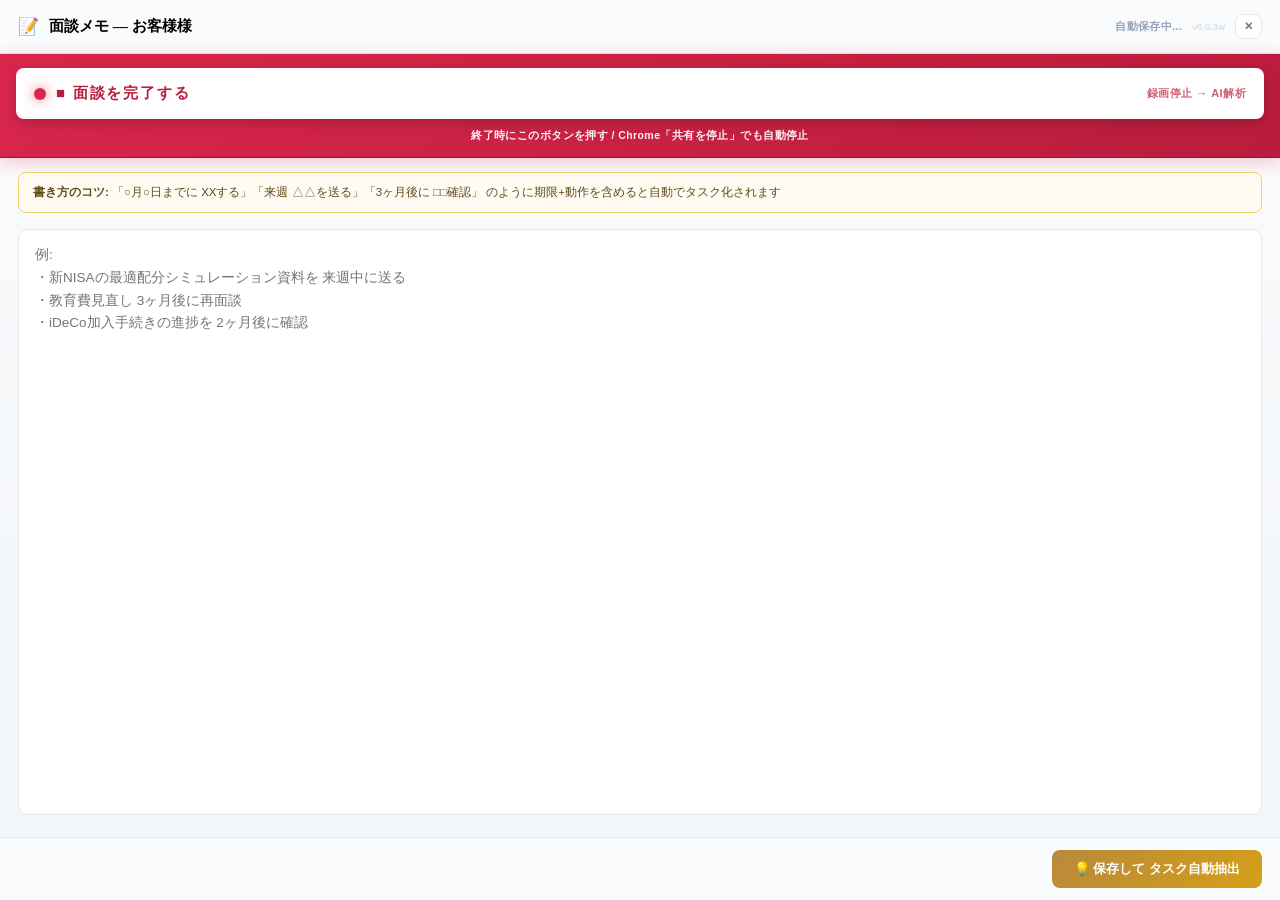
<file: memo-popup.html>
<!DOCTYPE html>
<html lang="ja">
<head>
<meta charset="UTF-8">
<meta http-equiv="Cache-Control" content="no-cache, no-store, must-revalidate">
<meta http-equiv="Pragma" content="no-cache">
<meta http-equiv="Expires" content="0">
<title>面談メモ</title>
<style>
  body { font-family: 'Noto Sans JP', -apple-system, sans-serif; margin: 0; background: linear-gradient(180deg,#fafbfc,#f1f5f9); display:flex; flex-direction:column; height:100vh; }
  header { background: #fafbfc; padding:14px 18px; border-bottom:1px solid #e5e7eb; display:flex; align-items:center; gap:10px; }
  header h1 { margin:0; font-size:15px; font-family:'Noto Serif JP', serif; flex:1; }
  .hint { background:#fffbf2; border:1px solid #f0d36b; border-radius:8px; padding:10px 14px; margin:14px 18px 8px; font-size:11.5px; color:#5e4d1a; line-height:1.6; }
  textarea { flex:1; margin:8px 18px; padding:14px 16px; border:1.5px solid #e5e7eb; border-radius:10px; font-size:13.5px; font-family:'Noto Sans JP', sans-serif; line-height:1.7; resize:none; box-sizing:border-box; min-height:200px; }
  footer { padding:12px 18px; background:#fafbfc; border-top:1px solid #e5e7eb; display:flex; gap:8px; justify-content:flex-end; }
  button { font-size:13px; padding:10px 22px; background:linear-gradient(135deg,#b8893d,#d4a017); color:#fff; border:none; border-radius:8px; cursor:pointer; font-weight:700; font-family:inherit; }
  #tasks { padding:0 18px 14px; max-height:200px; overflow-y:auto; }
  .task-row { display:grid; grid-template-columns:auto auto 1fr auto; gap:8px; align-items:center; padding:8px 10px; background:#fff; border:1px solid #e5e7eb; border-radius:7px; font-size:11.5px; margin-bottom:6px; }
  .pri { font-size:9.5px; font-weight:700; padding:3px 7px; border-radius:9px; }
  .pri-urgent { background:#fef2f2; color:#b91c3c; }
  .pri-mid { background:#fff7ed; color:#c2410c; }
  .pri-low { background:#f0f9ff; color:#075985; }
</style>
</head>
<body>
<header>
  <span style="font-size:17px;">📝</span>
  <h1 id="title">面談メモ</h1>
  <span id="autosave-ind" style="font-size:10.5px;color:#94a3b8;font-weight:600;letter-spacing:0.04em;">自動保存中...</span>
  <span style="font-size:9.5px;color:#cbd5e1;font-weight:500;font-family:'Inter',sans-serif;">v6.0.3w</span>
  <button id="close-btn" style="background:#fff;color:#6b7280;border:1px solid #e5e7eb;padding:5px 8px;font-size:11px;font-weight:600;">✕</button>
</header>

<!-- 「面談を完了する」 RECピル同色の目立つ赤バー (オーナーfb: メモ上に必ず) -->
<div id="finish-banner" style="padding:14px 16px;background:linear-gradient(135deg,#d9264c,#b91c3c);border-bottom:1px solid #8c1d22;box-shadow:0 4px 16px rgba(217,38,76,0.25);">
  <button id="finish-meeting-btn" style="width:100%;background:#fff;color:#b91c3c;border:none;padding:16px 18px;font-family:'Inter','Noto Sans JP',sans-serif;font-size:15px;font-weight:900;letter-spacing:0.12em;cursor:pointer;border-radius:8px;box-shadow:0 4px 14px rgba(0,0,0,0.18);display:flex;align-items:center;justify-content:space-between;gap:10px;transition:all 0.2s;">
    <span style="display:flex;align-items:center;gap:10px;">
      <span style="width:12px;height:12px;background:#d9264c;border-radius:50%;animation:fp-rec-dot 1s ease-in-out infinite;box-shadow:0 0 12px rgba(217,38,76,0.7);"></span>
      <span>■ 面談を完了する</span>
    </span>
    <span style="font-family:'Inter',sans-serif;font-size:11px;font-weight:700;opacity:0.7;letter-spacing:0.04em;text-transform:none;">録画停止 → AI解析</span>
  </button>
  <div style="margin-top:8px;text-align:center;color:#fff;font-size:10.5px;font-weight:600;letter-spacing:0.04em;line-height:1.55;opacity:0.95;">
    終了時にこのボタンを押す / Chrome「共有を停止」でも自動停止
  </div>
</div>
<style>
@keyframes fp-rec-dot { 0%,100% { opacity:1; } 50% { opacity:0.3; } }
@keyframes fp-spin { to { transform: rotate(360deg); } }
#finish-meeting-btn:hover { transform:translateY(-1px); box-shadow:0 8px 22px rgba(0,0,0,0.25); }
#finish-meeting-btn:disabled { opacity:0.85; cursor:wait; }
</style>
<div class="hint"><strong>書き方のコツ:</strong> 「○月○日までに XXする」「来週 △△を送る」「3ヶ月後に □□確認」 のように期限+動作を含めると自動でタスク化されます</div>
<textarea id="memo" placeholder="例:&#10;・新NISAの最適配分シミュレーション資料を 来週中に送る&#10;・教育費見直し 3ヶ月後に再面談&#10;・iDeCo加入手続きの進捗を 2ヶ月後に確認"></textarea>
<div id="tasks"></div>
<footer>
  <button id="save-btn">💡 保存して タスク自動抽出</button>
</footer>
<script>
const params = new URLSearchParams(location.search);
const memoKey = params.get('memoKey') || 'fp-memo-popup-default';
const tasksKey = params.get('tasksKey') || 'fp-tasks-popup-default';
const customerName = params.get('name') || 'お客様';
const baseDate = params.get('baseDate') || new Date().toISOString().slice(0,10);
document.getElementById('title').textContent = '面談メモ — ' + customerName + '様';

// localStorage から既存メモ復元 (CRMと同origin = skeleton-demos.github.io なのでshare可)
try {
  const existing = localStorage.getItem(memoKey);
  if (existing) document.getElementById('memo').value = existing;
} catch (e) {}

// ★ メモは物理タブとして開かれる (popup ウィンドウ廃止)。focus bounce 不要。

// 入力中も自動で localStorage に保存 (×で閉じても消えないように)
let saveTimer = null;
document.getElementById('memo').addEventListener('input', () => {
  clearTimeout(saveTimer);
  saveTimer = setTimeout(() => {
    try { localStorage.setItem(memoKey, document.getElementById('memo').value); } catch (e) {}
    const ind = document.getElementById('autosave-ind');
    if (ind) { ind.textContent = '✓ 自動保存済 ' + new Date().toLocaleTimeString('ja-JP', {hour:'2-digit',minute:'2-digit'}); }
  }, 300);
});
document.getElementById('close-btn').addEventListener('click', () => {
  // 念のため最後の保存
  try { localStorage.setItem(memoKey, document.getElementById('memo').value); } catch (e) {}
  // PiP (iframe) の場合は parent を close、通常 popup/tab なら自分を close
  if (window.parent && window.parent !== window) {
    try { window.parent.close(); } catch (_) {}
  } else {
    window.close();
  }
});

// 「面談を完了」 ボタン → CRM(opener) に postMessage で停止指示
document.getElementById('finish-meeting-btn').addEventListener('click', () => {
  if (!confirm('録画を停止して AI 議事録を生成しますか?\n(Zoom も自動で閉じます)')) return;
  // メモ最終保存
  try { localStorage.setItem(memoKey, document.getElementById('memo').value); } catch (e) {}
  // CRM ウィンドウに通知 + ボタンを処理中表示に
  const btn = document.getElementById('finish-meeting-btn');
  btn.disabled = true;
  btn.innerHTML = '<span style="display:flex;align-items:center;gap:10px;"><span style="width:14px;height:14px;border:2px solid #fff;border-top-color:transparent;border-radius:50%;display:inline-block;animation:fp-spin 0.8s linear infinite;"></span><span>処理中... CRM 画面に切替えてください</span></span>';
  // ★ Document PiP 対応: iframe 内なら window.opener=null。parent.opener 経由で CRM に届ける
  try {
    if (window.opener && !window.opener.closed) {
      // 通常 popup/tab の場合
      window.opener.postMessage({ type: 'fp-finish-meeting' }, '*');
      window.opener.focus();
    } else if (window.parent && window.parent !== window) {
      // iframe (Document PiP) の場合 → parent (PiP window) の opener が CRM
      try {
        if (window.parent.opener && !window.parent.opener.closed) {
          window.parent.opener.postMessage({ type: 'fp-finish-meeting' }, '*');
          window.parent.opener.focus();
        }
      } catch (_) {}
      window.parent.postMessage({ type: 'fp-finish-meeting' }, '*');
    }
  } catch (e) {}
  // メモウィンドウはCRM 側の処理完了後に自動で閉じる (ここで自動 close しない)
});

document.getElementById('save-btn').addEventListener('click', () => {
  const memo = document.getElementById('memo').value;
  try { localStorage.setItem(memoKey, memo); } catch (e) {}
  const tasks = extractTasks(memo, new Date(baseDate));
  if (tasks.length === 0) {
    document.getElementById('tasks').innerHTML = '<div style="color:#9ca3af;text-align:center;padding:14px;">タスク抽出なし</div>';
    return;
  }
  try {
    const existing = JSON.parse(localStorage.getItem(tasksKey) || '[]');
    const enriched = tasks.map(t => ({...t, createdAt: new Date().toISOString(), customerName, bookingTs: params.get('bookingTs') || ''}));
    localStorage.setItem(tasksKey, JSON.stringify(existing.concat(enriched)));
  } catch (e) {}
  document.getElementById('tasks').innerHTML = '<div style="margin-bottom:8px;font-size:11px;color:#5e4d1a;background:#fff8e1;padding:8px 12px;border-radius:8px;border:1px solid #f0d36b;font-weight:700;">✨ '+tasks.length+'件のタスクを抽出して顧客カードに保存しました</div>' +
    tasks.map(t => '<div class="task-row"><span class="pri '+(t.priority==='至急'?'pri-urgent':(t.priority==='今週'||t.priority==='2週間以内')?'pri-mid':'pri-low')+'">'+t.priority+'</span><span>'+t.icon+'</span><span>'+escapeHTML(t.task)+'</span><span style="color:#6b7280;font-size:10.5px;">'+t.due+'</span></div>').join('');
});

function escapeHTML(s) { return String(s).replace(/[&<>"]/g, c => ({'&':'&amp;','<':'&lt;','>':'&gt;','"':'&quot;'}[c])); }

function extractTasks(memo, base) {
  if (!memo || !memo.trim()) return [];
  const lines = memo.split(/\n|・|・|✓|☐|□|■/).map(s => s.trim()).filter(s => s.length > 3);
  return lines.map(line => parseLine(line, base)).filter(t => t);
}
function parseLine(line, today) {
  let due = null, priority = '来月';
  let m;
  if ((m = line.match(/(\d{1,2})月(\d{1,2})日/))) {
    const mo = parseInt(m[1]), dd = parseInt(m[2]);
    const yr = today.getFullYear() + (mo < today.getMonth() + 1 ? 1 : 0);
    due = new Date(yr, mo - 1, dd);
  } else if ((m = line.match(/(\d{1,2})月末/))) {
    const mo = parseInt(m[1]);
    const yr = today.getFullYear() + (mo < today.getMonth() + 1 ? 1 : 0);
    due = new Date(yr, mo, 0);
  } else if (line.match(/今週中|今週/)) due = addDays(today, 7);
  else if (line.match(/来週/)) due = addDays(today, 14);
  else if (line.match(/3ヶ月後|3ヵ月後|三ヶ月後/)) due = addMonths(today, 3);
  else if (line.match(/2ヶ月後|2ヵ月後|二ヶ月後/)) due = addMonths(today, 2);
  else if (line.match(/半年後|6ヶ月後/)) due = addMonths(today, 6);
  else if (line.match(/1年後|来年/)) due = addMonths(today, 12);
  else if (line.match(/明日|翌日/)) due = addDays(today, 1);
  else if (line.match(/急ぎ|至急|今日中/)) due = today;
  else due = addMonths(today, 1);
  const days = Math.ceil((due - today) / 86400000);
  if (days <= 7) priority = '今週'; else if (days <= 14) priority = '2週間以内';
  else if (days <= 30) priority = '来月'; else if (days <= 90) priority = '3ヶ月以内'; else priority = '半年以降';
  let icon = '✅';
  if (line.match(/送(る|付|る)|送信/)) icon = '📤';
  else if (line.match(/確認/)) icon = '👀';
  else if (line.match(/電話|TEL|連絡/)) icon = '📞';
  else if (line.match(/資料|PDF|レポート/)) icon = '📄';
  else if (line.match(/面談|相談|ZOOM|Zoom/)) icon = '💻';
  else if (line.match(/シミュ|シミュレーション/)) icon = '📊';
  return { task: line, due: formatDate(due), priority, icon };
}
function addDays(d, n) { const x = new Date(d); x.setDate(x.getDate()+n); return x; }
function addMonths(d, n) { const x = new Date(d); x.setMonth(x.getMonth()+n); return x; }
function formatDate(d) {
  const wd = ['日','月','火','水','木','金','土'][d.getDay()];
  return `${d.getFullYear()}/${String(d.getMonth()+1).padStart(2,'0')}/${String(d.getDate()).padStart(2,'0')}(${wd})`;
}
</script>
</body>
</html>
</file>
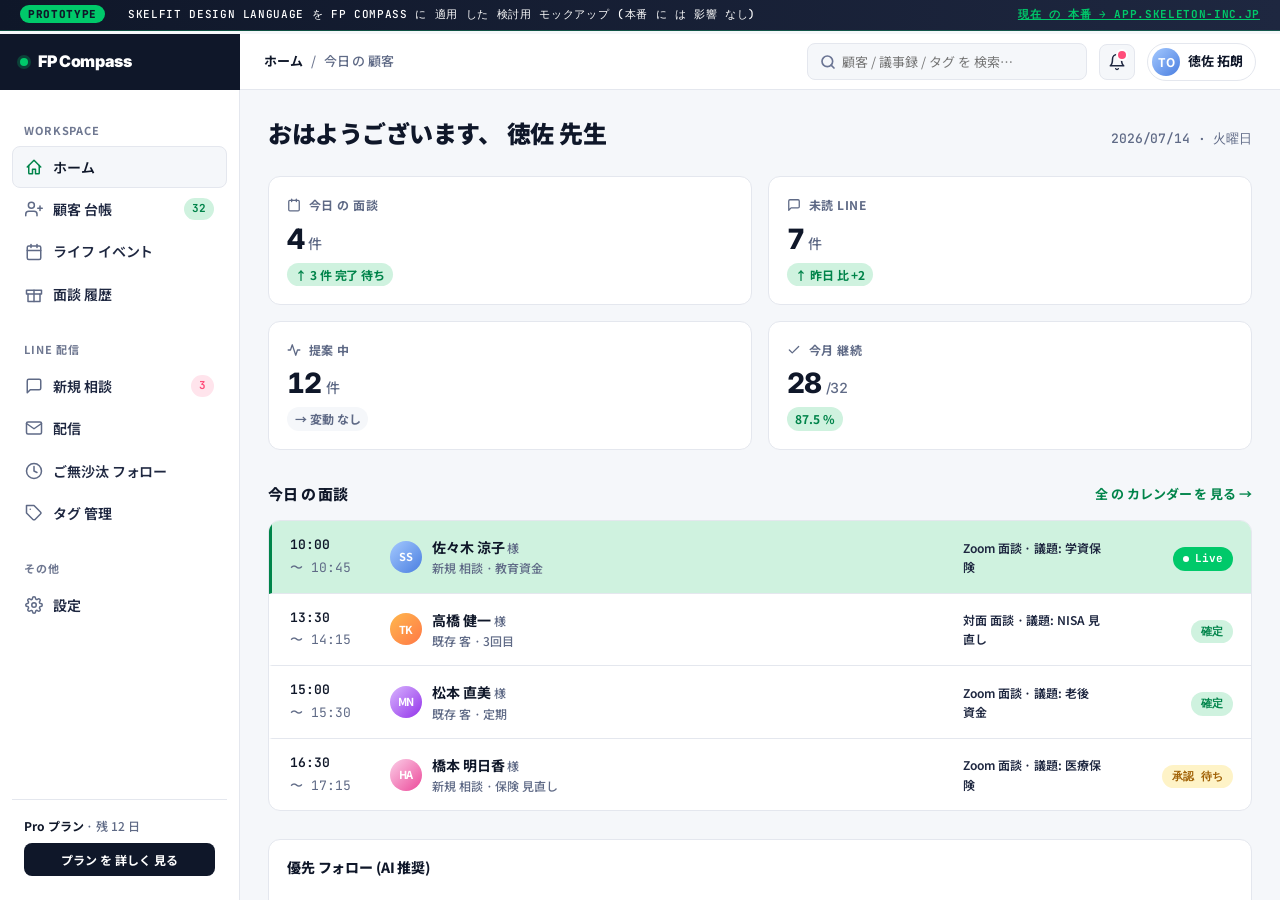
<file: prototype-skelfit.html>
<!doctype html>
<html lang="ja">
<head>
<meta charset="utf-8">
<meta name="viewport" content="width=device-width,initial-scale=1">
<title>FP Compass — SkelFit プロトタイプ (プレビュー のみ、 本番 影響 なし)</title>
<link rel="preconnect" href="https://fonts.googleapis.com">
<link rel="preconnect" href="https://fonts.gstatic.com" crossorigin>
<link href="https://fonts.googleapis.com/css2?family=Inter:wght@400;500;600;700;800;900&family=Noto+Sans+JP:wght@500;700;900&family=JetBrains+Mono:wght@400;500&display=swap" rel="stylesheet">
<style>
/* =====================================================================
   FP Compass — SkelFit design language プロトタイプ
   ---------------------------------------------------------------------
   これ は プロトタイプ で、 本番 の app.skeleton-inc.jp に は 一切 影響 しません。
   /prototype-skelfit.html で 独立 host。 気に入った ら 本番置換 を 検討。
   ===================================================================== */

:root {
  /* ink scale (navy black, not pure black) */
  --ink:        #0f1729;
  --ink-2:      #1e2740;
  --ink-3:      #3a4560;
  --dim:        #5f6a86;
  --muted:      #6f7891;
  --rule:       #e4e7ee;
  --rule-2:     #eef0f5;

  /* surfaces */
  --bg:         #fbfbfd;
  --surface:    #ffffff;
  --surface-2:  #f5f7fa;

  /* vital: signal green for state=live/active/healthy */
  --vital:      #00c96a;
  --vital-hi:   #00844a;
  --vital-soft: #cff2df;
  --vital-ring: rgba(0, 201, 106, 0.20);

  /* pulse: heartbeat magenta accent */
  --pulse:      #ff4d7a;
  --pulse-soft: #ffe4ec;

  /* semantic */
  --danger:     #ef4444;
  --warn:       #f59e0b;
  --info:       #3b82f6;

  /* type */
  --font-jp:    "Noto Sans JP", "Inter", -apple-system, BlinkMacSystemFont, sans-serif;
  --font-latin: "Inter", "Noto Sans JP", -apple-system, sans-serif;
  --font-mono:  "JetBrains Mono", ui-monospace, Menlo, monospace;

  /* rhythm (8px grid) */
  --r-1: 4px; --r-2: 8px; --r-3: 12px; --r-4: 16px;
  --r-5: 24px; --r-6: 32px; --r-7: 48px; --r-8: 64px;

  /* radius */
  --rad-1: 4px; --rad-2: 8px; --rad-3: 12px; --rad-4: 16px; --rad-full: 999px;

  /* elevation */
  --elev-1: 0 1px 2px rgba(15, 23, 41, 0.04), 0 1px 3px rgba(15, 23, 41, 0.06);
  --elev-2: 0 4px 12px rgba(15, 23, 41, 0.06), 0 2px 4px rgba(15, 23, 41, 0.04);
  --elev-3: 0 12px 28px rgba(15, 23, 41, 0.10), 0 4px 8px rgba(15, 23, 41, 0.06);
}
* { box-sizing: border-box; -webkit-tap-highlight-color: transparent; }
html { -webkit-text-size-adjust: 100%; }
body {
  margin: 0;
  font-family: var(--font-jp);
  font-weight: 500;
  color: var(--ink);
  background: var(--surface-2);
  line-height: 1.6;
  letter-spacing: -0.005em;
  -webkit-font-smoothing: antialiased;
  -moz-osx-font-smoothing: grayscale;
}
a { color: inherit; text-decoration: none; }
button { font-family: inherit; }

/* a11y */
:focus { outline: none; }
button:focus-visible, a:focus-visible, input:focus-visible {
  outline: 2px solid var(--vital); outline-offset: 2px; border-radius: var(--rad-2);
}
@media (prefers-reduced-motion: reduce) {
  *, *::before, *::after {
    animation-duration: 0.01ms !important;
    transition-duration: 0.01ms !important;
  }
}

/* ===== Grid layout ===== */
.app {
  display: grid;
  grid-template-columns: 240px 1fr 420px;
  grid-template-rows: 56px 1fr;
  grid-template-areas:
    "brand   topbar  topbar"
    "sidebar main    preview";
  height: 100vh;
  overflow: hidden;
}
@media (max-width: 1280px) {
  .app { grid-template-columns: 240px 1fr; grid-template-areas: "brand topbar" "sidebar main"; }
  .preview { display: none; }
}
@media (max-width: 780px) {
  .app { grid-template-columns: 1fr; grid-template-rows: 56px 1fr; grid-template-areas: "topbar" "main"; }
  .brand, .sidebar { display: none; }
}

/* ===== Brand cell ===== */
.brand {
  grid-area: brand;
  background: var(--ink);
  color: #fff;
  display: flex; align-items: center;
  padding: 0 20px;
  font-weight: 900; font-size: 16px; gap: 10px;
  letter-spacing: -0.02em;
  font-family: var(--font-latin);
}
.brand .dot {
  width: 8px; height: 8px; border-radius: 50%;
  background: var(--vital);
  box-shadow: 0 0 0 3px rgba(0, 201, 106, 0.24);
  animation: brand-pulse 2s ease-in-out infinite;
}
@keyframes brand-pulse {
  0%, 100% { box-shadow: 0 0 0 3px rgba(0, 201, 106, 0.24); }
  50% { box-shadow: 0 0 0 5px rgba(0, 201, 106, 0.10); }
}

/* ===== Topbar ===== */
.topbar {
  grid-area: topbar;
  background: #fff;
  border-bottom: 1px solid var(--rule);
  display: flex; align-items: center; justify-content: space-between;
  padding: 0 24px;
}
.crumb {
  font-size: 13px; color: var(--dim);
  display: flex; align-items: center; gap: 8px;
}
.crumb strong { color: var(--ink); font-weight: 700; }
.crumb-sep { color: var(--muted); }
.topbar-actions { display: flex; align-items: center; gap: 12px; }
.search {
  padding: 8px 12px 8px 34px;
  background: var(--surface-2);
  border: 1px solid var(--rule);
  border-radius: var(--rad-2);
  font-size: 13px;
  width: 280px;
  background-image: url("data:image/svg+xml;utf8,<svg xmlns='http://www.w3.org/2000/svg' width='16' height='16' viewBox='0 0 24 24' fill='none' stroke='%236b7594' stroke-width='2.5' stroke-linecap='round' stroke-linejoin='round'><circle cx='11' cy='11' r='8'/><line x1='21' y1='21' x2='16.65' y2='16.65'/></svg>");
  background-repeat: no-repeat;
  background-position: 12px center;
  font-family: inherit;
}
.search:focus { outline: none; border-color: var(--vital); box-shadow: 0 0 0 3px var(--vital-ring); }
.notif-btn {
  width: 36px; height: 36px; border-radius: var(--rad-2);
  background: var(--surface-2); border: 1px solid var(--rule);
  display: inline-flex; align-items: center; justify-content: center;
  cursor: pointer; position: relative; color: var(--ink-2);
}
.notif-btn::after {
  content: ""; position: absolute; top: 6px; right: 8px;
  width: 8px; height: 8px; border-radius: 50%; background: var(--pulse);
  box-shadow: 0 0 0 2px #fff;
}
.user-chip {
  display: inline-flex; align-items: center; gap: 8px;
  padding: 4px 12px 4px 4px;
  border: 1px solid var(--rule);
  border-radius: var(--rad-full);
  cursor: pointer;
}
.user-chip .avatar {
  width: 28px; height: 28px; border-radius: 50%;
  background: linear-gradient(135deg, #a4c9ff, #4a7ee0);
  color: #fff; font-weight: 700; font-size: 12px;
  display: inline-flex; align-items: center; justify-content: center;
}
.user-chip .name { font-size: 13px; font-weight: 700; color: var(--ink); }

/* ===== Sidebar ===== */
.sidebar {
  grid-area: sidebar;
  background: #fff;
  border-right: 1px solid var(--rule);
  padding: 20px 12px;
  overflow-y: auto;
  display: flex; flex-direction: column;
}
.nav-group {
  font-size: 11px; font-weight: 700; letter-spacing: 0.08em;
  text-transform: uppercase; color: var(--muted);
  padding: 12px 12px 6px;
}
.nav-item {
  display: flex; align-items: center; gap: 10px;
  padding: 9px 12px;
  border-radius: var(--rad-2);
  font-size: 14px; font-weight: 600; color: var(--ink-2);
  cursor: pointer;
  border: 1px solid transparent;
  transition: background 160ms ease-out, padding-left 160ms ease-out, color 160ms ease-out;
}
.nav-item:hover { background: var(--surface-2); padding-left: 16px; }
.nav-item.active {
  background: var(--surface-2);
  color: var(--ink);
  border-color: var(--rule);
}
.nav-item svg { width: 18px; height: 18px; color: var(--dim); stroke-width: 2; }
.nav-item.active svg { color: var(--vital-hi); }
.nav-item .badge {
  margin-left: auto;
  padding: 2px 8px; background: var(--vital-soft); color: var(--vital-hi);
  border-radius: var(--rad-full); font-size: 11px; font-weight: 700; font-family: var(--font-mono);
}
.nav-item .badge.pulse { background: var(--pulse-soft); color: var(--pulse); }
.sidebar-foot {
  margin-top: auto;
  padding: 16px 12px 4px;
  border-top: 1px solid var(--rule);
  font-size: 12px; color: var(--dim); line-height: 1.6;
}
.sidebar-foot .plan-name { color: var(--ink); font-weight: 700; }
.sidebar-foot .upgrade {
  display: block; margin-top: 8px;
  padding: 8px 12px; background: var(--ink); color: #fff;
  border-radius: var(--rad-2);
  text-align: center; font-size: 12px; font-weight: 700;
  border: none; cursor: pointer; width: 100%;
}

/* ===== Main ===== */
.main {
  grid-area: main;
  overflow-y: auto;
  padding: 24px 28px;
}
.main-head {
  display: flex; justify-content: space-between; align-items: baseline;
  margin-bottom: 24px;
}
.main-head h1 {
  font-size: 24px; font-weight: 900; letter-spacing: -0.02em; margin: 0;
}
.main-head .today {
  font-family: var(--font-mono); font-size: 13px; color: var(--dim);
}

/* KPI row */
.kpi-row {
  display: grid; grid-template-columns: repeat(4, 1fr); gap: 16px;
  margin-bottom: 32px;
}
@media (max-width: 1400px) { .kpi-row { grid-template-columns: repeat(2, 1fr); } }
.kpi {
  padding: 18px;
  background: #fff;
  border: 1px solid var(--rule);
  border-radius: var(--rad-3);
}
.kpi-label {
  display: flex; align-items: center; gap: 8px;
  font-size: 12px; font-weight: 700; color: var(--dim);
  letter-spacing: 0.04em; text-transform: uppercase;
  margin-bottom: 10px;
}
.kpi-label svg { width: 14px; height: 14px; stroke-width: 2.2; }
.kpi-value {
  font-family: var(--font-latin); font-size: 28px; font-weight: 800;
  letter-spacing: -0.02em; color: var(--ink); line-height: 1;
  font-variant-numeric: tabular-nums;
}
.kpi-value .unit { font-size: 14px; color: var(--dim); margin-left: 4px; font-weight: 500; }
.kpi-delta {
  margin-top: 10px; font-size: 12px; font-weight: 700;
  display: inline-flex; align-items: center; gap: 4px;
  padding: 2px 8px; border-radius: var(--rad-full);
  font-variant-numeric: tabular-nums;
}
.kpi-delta.up { background: var(--vital-soft); color: var(--vital-hi); }
.kpi-delta.flat { background: var(--surface-2); color: var(--dim); }

/* Section head */
.sec-head {
  display: flex; align-items: center; justify-content: space-between;
  margin-bottom: 14px;
}
.sec-head h2 { font-size: 15px; font-weight: 800; margin: 0; letter-spacing: -0.01em; }
.sec-head a { font-size: 13px; color: var(--vital-hi); font-weight: 700; }

/* Today schedule */
.schedule {
  background: #fff;
  border: 1px solid var(--rule);
  border-radius: var(--rad-3);
  overflow: hidden;
  margin-bottom: 28px;
}
.sched-row {
  display: grid;
  grid-template-columns: 100px 1fr 140px 130px;
  padding: 14px 18px;
  border-bottom: 1px solid var(--rule);
  align-items: center;
  cursor: pointer;
  transition: background 120ms, border-left-color 120ms;
  border-left: 3px solid transparent;
}
.sched-row:last-child { border-bottom: none; }
.sched-row:hover { background: var(--surface-2); border-left-color: var(--vital); }
.sched-row.selected { background: var(--vital-soft); border-left-color: var(--vital-hi); }
.sched-time {
  font-family: var(--font-mono); font-size: 13px; font-weight: 600;
  color: var(--ink); font-variant-numeric: tabular-nums;
}
.sched-time .end { color: var(--dim); font-weight: 400; display: block; margin-top: 2px; }
.sched-client { display: flex; align-items: center; gap: 10px; font-size: 14px; font-weight: 700; }
.sched-client .a-dot {
  width: 32px; height: 32px; border-radius: 50%;
  display: inline-flex; align-items: center; justify-content: center;
  color: #fff; font-weight: 700; font-size: 11px;
}
.sched-client .sub { font-size: 12px; color: var(--dim); font-weight: 500; }
.sched-topic { font-size: 12px; color: var(--ink-2); font-weight: 600; }
.sched-status { text-align: right; }
.tag {
  display: inline-flex; align-items: center; gap: 6px;
  padding: 3px 10px;
  border-radius: var(--rad-full);
  font-size: 11px; font-weight: 700; font-family: var(--font-mono);
}
.tag.confirmed { background: var(--vital-soft); color: var(--vital-hi); }
.tag.pending { background: #fef3c7; color: #a16207; }
.tag.live {
  background: var(--vital); color: #fff;
  animation: tag-live-in 300ms cubic-bezier(0.22,1,0.36,1) both;
}
@keyframes tag-live-in {
  from { transform: scale(0.9); opacity: 0.6; }
  to   { transform: scale(1);   opacity: 1;   }
}
.tag.live::before {
  content: ""; width: 6px; height: 6px; border-radius: 50%; background: #fff;
  animation: live-dot 1.4s ease-out infinite;
}
@keyframes live-dot {
  0%   { box-shadow: 0 0 0 0 rgba(255,255,255,0.6); }
  70%  { box-shadow: 0 0 0 6px rgba(255,255,255,0); }
  100% { box-shadow: 0 0 0 0 rgba(255,255,255,0); }
}

/* Lists 2col */
.list-2col { display: grid; grid-template-columns: 1fr 1fr; gap: 20px; }
@media (max-width: 1400px) { .list-2col { grid-template-columns: 1fr; } }
.list-card {
  background: #fff; border: 1px solid var(--rule); border-radius: var(--rad-3);
  padding: 16px 18px;
}
.list-card h3 { font-size: 14px; font-weight: 800; margin: 0 0 12px; letter-spacing: -0.01em; }
.mini-row {
  display: flex; align-items: center; padding: 10px 0;
  border-bottom: 1px solid var(--rule-2);
  gap: 10px;
  font-size: 13px;
  cursor: pointer;
}
.mini-row:last-child { border-bottom: none; }
.mini-row:hover { color: var(--vital-hi); }
.mini-row .a-dot {
  width: 30px; height: 30px; border-radius: 50%;
  display: inline-flex; align-items: center; justify-content: center;
  color: #fff; font-weight: 700; font-size: 10px;
}
.mini-row .grow { flex: 1; }
.mini-row .name { font-weight: 700; color: var(--ink); }
.mini-row .sub { font-size: 11px; color: var(--dim); }
.mini-row .val {
  font-family: var(--font-mono); font-size: 12px; color: var(--ink-2);
  font-variant-numeric: tabular-nums;
}

/* ===== Preview panel (right) ===== */
.preview {
  grid-area: preview;
  background: #fff;
  border-left: 1px solid var(--rule);
  overflow-y: auto;
  padding: 24px;
}
.preview-head {
  display: flex; justify-content: space-between; align-items: flex-start;
  padding-bottom: 20px;
  border-bottom: 1px solid var(--rule);
  margin-bottom: 20px;
}
.preview-head .a-lg {
  width: 56px; height: 56px; border-radius: 50%;
  background: linear-gradient(135deg, #a4c9ff, #4a7ee0);
  color: #fff; font-weight: 800; font-size: 20px;
  display: inline-flex; align-items: center; justify-content: center;
}
.preview-head .info { flex: 1; padding: 0 16px; }
.preview-head .info .n { font-size: 17px; font-weight: 800; margin: 0 0 4px; letter-spacing: -0.01em; }
.preview-head .info .m { font-size: 12px; color: var(--dim); }
.preview-head .close {
  background: none; border: none; cursor: pointer; color: var(--dim);
  font-size: 20px; padding: 4px 8px; line-height: 1;
}

.next-sess {
  background: var(--ink);
  color: #fff;
  padding: 18px;
  border-radius: var(--rad-3);
  margin-bottom: 24px;
  position: relative;
  overflow: hidden;
}
.next-sess-label {
  font-size: 11px; letter-spacing: 0.1em; text-transform: uppercase;
  color: var(--vital); font-weight: 700; margin-bottom: 8px;
  display: flex; align-items: center; gap: 6px;
}
.next-sess-label::before {
  content: ""; width: 6px; height: 6px; border-radius: 50%; background: var(--vital);
  animation: sess-pulse 2s ease-in-out infinite;
}
@keyframes sess-pulse {
  0%, 100% { box-shadow: 0 0 0 3px var(--vital-ring); }
  50%      { box-shadow: 0 0 0 6px rgba(0,201,106,0.10); }
}
.next-sess h4 { font-size: 17px; font-weight: 800; margin: 0 0 6px; }
.next-sess .when {
  font-family: var(--font-mono); font-size: 13px;
  color: rgba(255,255,255,0.7); font-variant-numeric: tabular-nums;
  margin-bottom: 14px;
}
.next-sess-actions { display: flex; gap: 8px; }
.next-sess-btn {
  flex: 1; padding: 10px; border-radius: var(--rad-2);
  background: var(--vital); color: var(--ink); border: none;
  font-weight: 800; font-size: 13px; cursor: pointer;
}
.next-sess-btn.ghost {
  background: transparent; color: #fff;
  border: 1px solid rgba(255,255,255,0.24);
}

.preview-stats {
  display: grid; grid-template-columns: repeat(3, 1fr); gap: 10px;
  margin-bottom: 24px;
}
.preview-stat {
  padding: 12px;
  background: var(--surface-2);
  border-radius: var(--rad-2);
  text-align: center;
}
.preview-stat .n {
  font-family: var(--font-latin); font-size: 18px; font-weight: 800;
  color: var(--ink); font-variant-numeric: tabular-nums; letter-spacing: -0.02em;
}
.preview-stat .l {
  font-size: 10.5px; color: var(--muted); font-weight: 700;
  letter-spacing: 0.04em; text-transform: uppercase; margin-top: 4px;
}

.line-preview {
  border: 1px solid var(--rule);
  border-radius: var(--rad-3);
  padding: 14px 16px;
  margin-bottom: 20px;
}
.line-preview h5 {
  font-size: 12px; margin: 0 0 12px;
  font-weight: 800; letter-spacing: 0.02em;
  display: flex; align-items: center; gap: 6px;
  color: var(--ink);
}
.line-preview h5 .line-dot {
  width: 8px; height: 8px; border-radius: 50%; background: #06c755;
}
.msg { display: flex; margin-bottom: 8px; }
.msg .bub {
  padding: 8px 12px; border-radius: 12px;
  font-size: 12.5px; line-height: 1.55; max-width: 82%;
}
.msg.in .bub { background: var(--surface-2); color: var(--ink-2); border-bottom-left-radius: 4px; }
.msg.out { justify-content: flex-end; }
.msg.out .bub { background: var(--ink); color: #fff; border-bottom-right-radius: 4px; }
.msg .time {
  font-family: var(--font-mono); font-size: 10px; color: var(--dim);
  align-self: flex-end; padding: 0 6px;
}

.preview-actions {
  display: grid; grid-template-columns: 1fr 1fr; gap: 8px;
  margin-top: 12px;
}
.p-btn {
  padding: 10px; border-radius: var(--rad-2);
  border: 1px solid var(--rule); background: #fff; cursor: pointer;
  font-size: 12.5px; font-weight: 700; font-family: inherit;
  color: var(--ink-2);
  display: inline-flex; align-items: center; justify-content: center; gap: 6px;
  transition: background 120ms, border-color 120ms;
}
.p-btn:hover { background: var(--vital-soft); border-color: var(--vital); color: var(--vital-hi); }
.p-btn.primary { background: var(--ink); color: #fff; border-color: var(--ink); }
.p-btn.primary:hover { background: var(--vital-hi); }

/* prototype banner (shown at top) */
.proto-banner {
  position: fixed; top: 0; left: 0; right: 0;
  background: linear-gradient(90deg, #0f1729 0%, #1e2740 100%);
  color: #fff; padding: 6px 20px;
  font-family: var(--font-mono); font-size: 11px;
  letter-spacing: 0.06em; text-transform: uppercase;
  display: flex; align-items: center; justify-content: space-between;
  z-index: 9999;
  border-bottom: 1px solid rgba(0,201,106,0.30);
}
.proto-banner .badge {
  padding: 2px 8px; background: var(--vital); color: var(--ink);
  border-radius: var(--rad-full); font-weight: 800;
}
.proto-banner .to-live {
  color: var(--vital); font-weight: 700; text-decoration: underline;
}
.app { margin-top: 34px; height: calc(100vh - 34px); }

/* mono utility */
.mono { font-family: var(--font-mono); letter-spacing: -0.01em; }
.tabnum { font-variant-numeric: tabular-nums; }

/* avatar palette */
.a-blue { background: linear-gradient(135deg, #a4c9ff, #4a7ee0); }
.a-orange { background: linear-gradient(135deg, #ffb84d, #ff7847); }
.a-purple { background: linear-gradient(135deg, #d8b4fe, #9333ea); }
.a-pink { background: linear-gradient(135deg, #fbcfe8, #ec4899); }
.a-green { background: linear-gradient(135deg, #86efac, #16a34a); }
.a-yellow { background: linear-gradient(135deg, #fef08a, #eab308); }
</style>
</head>
<body>

<!-- Prototype banner -->
<div class="proto-banner">
  <span><span class="badge">PROTOTYPE</span> &nbsp; SkelFit design language を FP Compass に 適用 した 検討用 モックアップ (本番 に は 影響 なし)</span>
  <a class="to-live" href="/">現在 の 本番 → app.skeleton-inc.jp</a>
</div>

<div class="app">
  <!-- Brand -->
  <div class="brand">
    <span class="dot"></span>
    FP Compass
  </div>

  <!-- Topbar -->
  <div class="topbar">
    <div class="crumb">
      <strong>ホーム</strong>
      <span class="crumb-sep">/</span>
      <span>今日 の 顧客</span>
    </div>
    <div class="topbar-actions">
      <input class="search" type="search" placeholder="顧客 / 議事録 / タグ を 検索…">
      <button class="notif-btn" aria-label="通知">
        <svg xmlns="http://www.w3.org/2000/svg" width="18" height="18" viewBox="0 0 24 24" fill="none" stroke="currentColor" stroke-width="2" stroke-linecap="round" stroke-linejoin="round"><path d="M6 8a6 6 0 0 1 12 0c0 7 3 9 3 9H3s3-2 3-9"/><path d="M10.3 21a1.94 1.94 0 0 0 3.4 0"/></svg>
      </button>
      <div class="user-chip">
        <span class="avatar">TO</span>
        <span class="name">徳佐 拓朗</span>
      </div>
    </div>
  </div>

  <!-- Sidebar -->
  <aside class="sidebar">
    <div class="nav-group">Workspace</div>
    <a class="nav-item active">
      <svg xmlns="http://www.w3.org/2000/svg" viewBox="0 0 24 24" fill="none" stroke="currentColor" stroke-linecap="round" stroke-linejoin="round"><path d="M3 12L12 3l9 9"/><path d="M5 10v10a1 1 0 001 1h4v-6h4v6h4a1 1 0 001-1V10"/></svg>
      ホーム
    </a>
    <a class="nav-item">
      <svg xmlns="http://www.w3.org/2000/svg" viewBox="0 0 24 24" fill="none" stroke="currentColor" stroke-linecap="round" stroke-linejoin="round"><path d="M16 21v-2a4 4 0 00-4-4H5a4 4 0 00-4 4v2"/><circle cx="8.5" cy="7" r="4"/><path d="M20 8v6M23 11h-6"/></svg>
      顧客 台帳
      <span class="badge">32</span>
    </a>
    <a class="nav-item">
      <svg xmlns="http://www.w3.org/2000/svg" viewBox="0 0 24 24" fill="none" stroke="currentColor" stroke-linecap="round" stroke-linejoin="round"><rect x="3" y="4" width="18" height="18" rx="2"/><line x1="16" y1="2" x2="16" y2="6"/><line x1="8" y1="2" x2="8" y2="6"/><line x1="3" y1="10" x2="21" y2="10"/></svg>
      ライフ イベント
    </a>
    <a class="nav-item">
      <svg xmlns="http://www.w3.org/2000/svg" viewBox="0 0 24 24" fill="none" stroke="currentColor" stroke-linecap="round" stroke-linejoin="round"><polyline points="20 12 20 22 4 22 4 12"/><rect x="2" y="7" width="20" height="5"/><line x1="12" y1="22" x2="12" y2="7"/></svg>
      面談 履歴
    </a>

    <div class="nav-group" style="margin-top:14px;">Line 配信</div>
    <a class="nav-item">
      <svg xmlns="http://www.w3.org/2000/svg" viewBox="0 0 24 24" fill="none" stroke="currentColor" stroke-linecap="round" stroke-linejoin="round"><path d="M21 15a2 2 0 01-2 2H7l-4 4V5a2 2 0 012-2h14a2 2 0 012 2z"/></svg>
      新規 相談
      <span class="badge pulse">3</span>
    </a>
    <a class="nav-item">
      <svg xmlns="http://www.w3.org/2000/svg" viewBox="0 0 24 24" fill="none" stroke="currentColor" stroke-linecap="round" stroke-linejoin="round"><path d="M4 4h16c1.1 0 2 .9 2 2v12c0 1.1-.9 2-2 2H4c-1.1 0-2-.9-2-2V6c0-1.1.9-2 2-2z"/><polyline points="22,6 12,13 2,6"/></svg>
      配信
    </a>
    <a class="nav-item">
      <svg xmlns="http://www.w3.org/2000/svg" viewBox="0 0 24 24" fill="none" stroke="currentColor" stroke-linecap="round" stroke-linejoin="round"><circle cx="12" cy="12" r="10"/><polyline points="12 6 12 12 16 14"/></svg>
      ご無沙汰 フォロー
    </a>
    <a class="nav-item">
      <svg xmlns="http://www.w3.org/2000/svg" viewBox="0 0 24 24" fill="none" stroke="currentColor" stroke-linecap="round" stroke-linejoin="round"><path d="M20.59 13.41l-7.17 7.17a2 2 0 01-2.83 0L2 12V2h10l8.59 8.59a2 2 0 010 2.82z"/><line x1="7" y1="7" x2="7.01" y2="7"/></svg>
      タグ 管理
    </a>

    <div class="nav-group" style="margin-top:14px;">その他</div>
    <a class="nav-item">
      <svg xmlns="http://www.w3.org/2000/svg" viewBox="0 0 24 24" fill="none" stroke="currentColor" stroke-linecap="round" stroke-linejoin="round"><circle cx="12" cy="12" r="3"/><path d="M19.4 15a1.65 1.65 0 00.33 1.82l.06.06a2 2 0 010 2.83 2 2 0 01-2.83 0l-.06-.06a1.65 1.65 0 00-1.82-.33 1.65 1.65 0 00-1 1.51V21a2 2 0 01-2 2 2 2 0 01-2-2v-.09A1.65 1.65 0 009 19.4a1.65 1.65 0 00-1.82.33l-.06.06a2 2 0 01-2.83 0 2 2 0 010-2.83l.06-.06a1.65 1.65 0 00.33-1.82 1.65 1.65 0 00-1.51-1H3a2 2 0 01-2-2 2 2 0 012-2h.09A1.65 1.65 0 004.6 9a1.65 1.65 0 00-.33-1.82l-.06-.06a2 2 0 010-2.83 2 2 0 012.83 0l.06.06a1.65 1.65 0 001.82.33H9a1.65 1.65 0 001-1.51V3a2 2 0 012-2 2 2 0 012 2v.09a1.65 1.65 0 001 1.51 1.65 1.65 0 001.82-.33l.06-.06a2 2 0 012.83 0 2 2 0 010 2.83l-.06.06a1.65 1.65 0 00-.33 1.82V9a1.65 1.65 0 001.51 1H21a2 2 0 012 2 2 2 0 01-2 2h-.09a1.65 1.65 0 00-1.51 1z"/></svg>
      設定
    </a>

    <div class="sidebar-foot">
      <div><span class="plan-name">Pro プラン</span> · 残 12 日</div>
      <button class="upgrade">プラン を 詳しく 見る</button>
    </div>
  </aside>

  <!-- Main -->
  <main class="main">
    <div class="main-head">
      <h1>おはようございます、 徳佐 先生</h1>
      <div class="today mono">2026/07/14 · 火曜日</div>
    </div>

    <!-- KPI row -->
    <div class="kpi-row">
      <div class="kpi">
        <div class="kpi-label">
          <svg xmlns="http://www.w3.org/2000/svg" viewBox="0 0 24 24" fill="none" stroke="currentColor" stroke-linecap="round" stroke-linejoin="round"><rect x="3" y="4" width="18" height="18" rx="2"/><line x1="16" y1="2" x2="16" y2="6"/><line x1="8" y1="2" x2="8" y2="6"/></svg>
          今日 の 面談
        </div>
        <div class="kpi-value">4<span class="unit">件</span></div>
        <div class="kpi-delta up">↑ 3 件 完了 待ち</div>
      </div>
      <div class="kpi">
        <div class="kpi-label">
          <svg xmlns="http://www.w3.org/2000/svg" viewBox="0 0 24 24" fill="none" stroke="currentColor" stroke-linecap="round" stroke-linejoin="round"><path d="M21 15a2 2 0 01-2 2H7l-4 4V5a2 2 0 012-2h14a2 2 0 012 2z"/></svg>
          未読 LINE
        </div>
        <div class="kpi-value">7<span class="unit">件</span></div>
        <div class="kpi-delta up">↑ 昨日 比 +2</div>
      </div>
      <div class="kpi">
        <div class="kpi-label">
          <svg xmlns="http://www.w3.org/2000/svg" viewBox="0 0 24 24" fill="none" stroke="currentColor" stroke-linecap="round" stroke-linejoin="round"><polyline points="22 12 18 12 15 21 9 3 6 12 2 12"/></svg>
          提案 中
        </div>
        <div class="kpi-value">12<span class="unit">件</span></div>
        <div class="kpi-delta flat">→ 変動 なし</div>
      </div>
      <div class="kpi">
        <div class="kpi-label">
          <svg xmlns="http://www.w3.org/2000/svg" viewBox="0 0 24 24" fill="none" stroke="currentColor" stroke-linecap="round" stroke-linejoin="round"><path d="M20 6L9 17l-5-5"/></svg>
          今月 継続
        </div>
        <div class="kpi-value">28<span class="unit">/32</span></div>
        <div class="kpi-delta up">87.5 %</div>
      </div>
    </div>

    <!-- Today schedule -->
    <div class="sec-head">
      <h2>今日 の 面談</h2>
      <a href="#">全 の カレンダー を 見る →</a>
    </div>
    <div class="schedule">
      <div class="sched-row selected">
        <div class="sched-time">10:00<span class="end">〜 10:45</span></div>
        <div class="sched-client">
          <span class="a-dot a-blue">SS</span>
          <div>
            <div>佐々木 涼子 <span style="color:var(--dim);font-weight:500;font-size:12px;">様</span></div>
            <div class="sub">新規 相談 · 教育資金</div>
          </div>
        </div>
        <div class="sched-topic">Zoom 面談 · 議題: 学資保険</div>
        <div class="sched-status"><span class="tag live">Live</span></div>
      </div>
      <div class="sched-row">
        <div class="sched-time">13:30<span class="end">〜 14:15</span></div>
        <div class="sched-client">
          <span class="a-dot a-orange">TK</span>
          <div>
            <div>高橋 健一 <span style="color:var(--dim);font-weight:500;font-size:12px;">様</span></div>
            <div class="sub">既存 客 · 3回目</div>
          </div>
        </div>
        <div class="sched-topic">対面 面談 · 議題: NISA 見直し</div>
        <div class="sched-status"><span class="tag confirmed">確定</span></div>
      </div>
      <div class="sched-row">
        <div class="sched-time">15:00<span class="end">〜 15:30</span></div>
        <div class="sched-client">
          <span class="a-dot a-purple">MN</span>
          <div>
            <div>松本 直美 <span style="color:var(--dim);font-weight:500;font-size:12px;">様</span></div>
            <div class="sub">既存 客 · 定期</div>
          </div>
        </div>
        <div class="sched-topic">Zoom 面談 · 議題: 老後 資金</div>
        <div class="sched-status"><span class="tag confirmed">確定</span></div>
      </div>
      <div class="sched-row">
        <div class="sched-time">16:30<span class="end">〜 17:15</span></div>
        <div class="sched-client">
          <span class="a-dot a-pink">HA</span>
          <div>
            <div>橋本 明日香 <span style="color:var(--dim);font-weight:500;font-size:12px;">様</span></div>
            <div class="sub">新規 相談 · 保険 見直し</div>
          </div>
        </div>
        <div class="sched-topic">Zoom 面談 · 議題: 医療保険</div>
        <div class="sched-status"><span class="tag pending">承認 待ち</span></div>
      </div>
    </div>

    <!-- Two-col lists -->
    <div class="list-2col">
      <div class="list-card">
        <h3>優先 フォロー (AI 推奨)</h3>
        <div class="mini-row">
          <span class="a-dot a-orange">TK</span>
          <div class="grow">
            <div class="name">高橋 健一 様</div>
            <div class="sub">議事録 で 「iDeCo 検討中」 発言 · 3日 経過</div>
          </div>
          <div class="val">72h</div>
        </div>
        <div class="mini-row">
          <span class="a-dot a-green">YS</span>
          <div class="grow">
            <div class="name">山田 沙織 様</div>
            <div class="sub">前回 面談 の 資料 未送付</div>
          </div>
          <div class="val">48h</div>
        </div>
        <div class="mini-row">
          <span class="a-dot a-yellow">NK</span>
          <div class="grow">
            <div class="name">中村 光子 様</div>
            <div class="sub">お子様 の 誕生日 が 明日</div>
          </div>
          <div class="val">24h</div>
        </div>
        <div class="mini-row">
          <span class="a-dot a-blue">SS</span>
          <div class="grow">
            <div class="name">佐々木 涼子 様</div>
            <div class="sub">アンケート 未回答 (送付 3日 経過)</div>
          </div>
          <div class="val">72h</div>
        </div>
      </div>

      <div class="list-card">
        <h3>直近 30日 の ライフ イベント</h3>
        <div class="mini-row">
          <span class="a-dot a-purple">MN</span>
          <div class="grow">
            <div class="name">松本 直美 様</div>
            <div class="sub">お子様 誕生日 · 07/22</div>
          </div>
          <div class="val">8 日 後</div>
        </div>
        <div class="mini-row">
          <span class="a-dot a-pink">HA</span>
          <div class="grow">
            <div class="name">橋本 明日香 様</div>
            <div class="sub">住宅ローン 更新 · 07/28</div>
          </div>
          <div class="val">14 日 後</div>
        </div>
        <div class="mini-row">
          <span class="a-dot a-orange">TK</span>
          <div class="grow">
            <div class="name">高橋 健一 様</div>
            <div class="sub">保険 満期 · 08/05</div>
          </div>
          <div class="val">22 日 後</div>
        </div>
        <div class="mini-row">
          <span class="a-dot a-blue">SW</span>
          <div class="grow">
            <div class="name">鈴木 大輔 様</div>
            <div class="sub">結婚 記念日 · 08/12</div>
          </div>
          <div class="val">29 日 後</div>
        </div>
      </div>
    </div>
  </main>

  <!-- Preview panel (selected client detail) -->
  <aside class="preview">
    <div class="preview-head">
      <span class="a-lg">SS</span>
      <div class="info">
        <div class="n">佐々木 涼子 様</div>
        <div class="m">36 歳 · 会社員 · 世帯 年収 720 万</div>
      </div>
      <button class="close">×</button>
    </div>

    <div class="next-sess">
      <div class="next-sess-label">今 進行 中</div>
      <h4>Zoom 面談 · 教育資金</h4>
      <div class="when">10:00 開始 · 残 32 分</div>
      <div class="next-sess-actions">
        <button class="next-sess-btn">Zoom 開く</button>
        <button class="next-sess-btn ghost">録音 停止</button>
      </div>
    </div>

    <div class="preview-stats">
      <div class="preview-stat"><div class="n">3</div><div class="l">面談 回数</div></div>
      <div class="preview-stat"><div class="n">18</div><div class="l">LINE 履歴</div></div>
      <div class="preview-stat"><div class="n">4</div><div class="l">家族 人数</div></div>
    </div>

    <div class="line-preview">
      <h5><span class="line-dot"></span>LINE 最新 の やり取り</h5>
      <div class="msg in">
        <div class="bub">おはようございます。 今日 の 面談 楽しみに して います!</div>
        <div class="time">09:22</div>
      </div>
      <div class="msg out">
        <div class="time">09:28</div>
        <div class="bub">こちら こそ よろしく お願い します。 資料 は 準備 して あります ので Zoom で お待ち して ます。</div>
      </div>
      <div class="msg in">
        <div class="bub">承知 しました。 10時 に 入り ます!</div>
        <div class="time">09:31</div>
      </div>
      <div class="preview-actions">
        <button class="p-btn">✨ AI 下書き</button>
        <button class="p-btn primary">→ LINE で 送信</button>
      </div>
    </div>

    <div class="sec-head">
      <h2 style="font-size:13px;">最終 議事録 サマリー</h2>
    </div>
    <div style="font-size:13px;line-height:1.75;color:var(--ink-2);padding: 12px 14px;background:var(--surface-2);border-radius:var(--rad-2);border-left:3px solid var(--vital);">
      <strong style="color:var(--ink);">2026/07/07</strong> · Zoom 面談<br>
      教育 資金 の 準備 方針 で 学資保険 と 積立 NISA を 比較 検討。 涼子様 は 「NISA の 変動 が 心配」 と の こと。 次回 は 実 シミュレーション を 提示 予定。
    </div>
  </aside>
</div>

<script>
// interactive: click sched-row → toggle selected
document.querySelectorAll('.sched-row').forEach(r => {
  r.addEventListener('click', () => {
    document.querySelectorAll('.sched-row').forEach(x => x.classList.remove('selected'));
    r.classList.add('selected');
  });
});
// nav-item click
document.querySelectorAll('.nav-item').forEach(n => {
  n.addEventListener('click', (e) => {
    e.preventDefault();
    document.querySelectorAll('.nav-item').forEach(x => x.classList.remove('active'));
    n.classList.add('active');
  });
});
</script>

</body>
</html>
</file>
<file: styles-v2.css>
/* ============================================================
   FP Compass v2 - Detail Polish Layer
   - 既存 styles.css の上に被せる「洗練化レイヤー」
   - Inter (英字) + Noto Sans JP + Noto Serif JP (見出し)
   - 紺×白×LINE緑ベースを維持しつつ余白・タイポ・影を磨く
============================================================ */

:root {
  --bg: #f4f5f9;
  --surface: #ffffff;
  --surface-2: #fafbfd;
  --ink: #14171f;
  --ink-2: #2a3142;
  --muted: #6b7280;
  --muted-2: #9aa1ad;
  --line: #e6e8ee;
  --line-2: #d4d8df;
  --accent: #0a2540;
  --accent-2: #1a4480;
  --accent-soft: #eef2f9;
  --line-green: #06c755;
  --line-green-deep: #04a045;
  --line-green-soft: #e6f7ee;
  --gold: #b8893d;
  --gold-soft: #fbf4e6;
  --red: #c0392b;
  --red-soft: #fce8e6;
  --shadow-xs: 0 1px 2px rgba(20, 23, 31, 0.04);
  --shadow-sm: 0 1px 3px rgba(20, 23, 31, 0.06), 0 1px 2px rgba(20, 23, 31, 0.04);
  --shadow-md: 0 4px 12px rgba(20, 23, 31, 0.07), 0 2px 4px rgba(20, 23, 31, 0.04);
  --shadow-lg: 0 12px 32px rgba(20, 23, 31, 0.10), 0 4px 8px rgba(20, 23, 31, 0.05);
  --radius-sm: 6px;
  --radius: 10px;
  --radius-lg: 14px;
}

body {
  font-family: 'Inter', 'Noto Sans JP', -apple-system, BlinkMacSystemFont, 'Hiragino Sans', sans-serif;
  font-size: 14px;
  line-height: 1.6;
  background: var(--bg);
  color: var(--ink);
  letter-spacing: 0.01em;
  -webkit-font-smoothing: antialiased;
  -moz-osx-font-smoothing: grayscale;
}

/* ───────── Header ───────── */
.app-header {
  background: linear-gradient(180deg, #ffffff, #fcfcfe);
  border-bottom: 1px solid var(--line);
  padding: 16px 32px;
  box-shadow: var(--shadow-xs);
}
.app-title {
  font-family: 'Noto Serif JP', serif;
  font-size: 19px;
  font-weight: 600;
  letter-spacing: 0.02em;
  display: flex;
  align-items: center;
  gap: 14px;
}
.app-title .logo {
  width: 32px;
  height: 32px;
  background: linear-gradient(135deg, var(--accent), var(--accent-2));
  border-radius: 8px;
  color: #fff;
  font-weight: 800;
  font-size: 13px;
  letter-spacing: 0.06em;
  display: flex;
  align-items: center;
  justify-content: center;
  box-shadow: 0 2px 8px rgba(10, 37, 64, 0.22);
}
.app-title .sub {
  font-family: 'Inter', sans-serif;
  font-size: 11px;
  letter-spacing: 0.15em;
  text-transform: uppercase;
  color: var(--muted);
  font-weight: 500;
  margin-left: 4px;
  border-left: 1px solid var(--line);
  padding-left: 12px;
}
.app-meta {
  font-family: 'Inter', sans-serif;
  font-size: 11px;
  letter-spacing: 0.06em;
  color: var(--muted);
}

/* ───────── Tabs ───────── */
.tabs {
  background: var(--surface);
  border-bottom: 1px solid var(--line);
  padding: 0 32px;
  display: flex;
  gap: 2px;
}
.tab {
  padding: 14px 18px;
  font-size: 13px;
  font-weight: 500;
  color: var(--muted);
  cursor: pointer;
  border-bottom: 2px solid transparent;
  letter-spacing: 0.01em;
  transition: all 0.15s;
}
.tab:hover {
  color: var(--ink);
  background: var(--accent-soft);
}
.tab.active {
  color: var(--accent);
  border-bottom-color: var(--accent);
  font-weight: 700;
}

/* ───────── Container & Section ───────── */
.container {
  max-width: 1320px;
  padding: 32px;
}

.section-title {
  font-family: 'Noto Serif JP', serif;
  font-size: 18px;
  font-weight: 600;
  color: #1f2a3f;
  letter-spacing: 0.02em;
  margin: 32px 0 14px;
  padding-bottom: 10px;
  border-bottom: 1px solid #e8e2d4;
  position: relative;
}
.section-title::before {
  content: attr(data-eyebrow);
  display: block;
  font-family: 'Inter', sans-serif;
  font-size: 10.5px;
  font-weight: 700;
  color: #8b7d5d;
  letter-spacing: 0.18em;
  text-transform: uppercase;
  margin-bottom: 3px;
}
.section-sub {
  font-size: 12.5px;
  color: #6b7280;
  margin: -10px 0 18px;
  line-height: 1.65;
  letter-spacing: 0.02em;
}

/* ───────── KPI ───────── */
.kpi-row {
  display: grid;
  grid-template-columns: repeat(4, 1fr);
  gap: 14px;
}
.kpi {
  background: var(--surface);
  border: 1px solid var(--line);
  border-radius: var(--radius);
  padding: 18px 20px;
  box-shadow: var(--shadow-xs);
  transition: all 0.2s;
  position: relative;
  overflow: hidden;
}
.kpi:hover {
  box-shadow: var(--shadow-md);
  transform: translateY(-1px);
}
.kpi::after {
  content: '';
  position: absolute;
  top: 0;
  left: 0;
  right: 0;
  height: 2px;
  background: linear-gradient(90deg, var(--accent), var(--gold));
  opacity: 0;
  transition: opacity 0.2s;
}
.kpi:hover::after { opacity: 1; }
.kpi-label {
  font-size: 10.5px;
  font-weight: 600;
  color: var(--muted);
  text-transform: uppercase;
  letter-spacing: 0.1em;
  margin-bottom: 6px;
}
.kpi-value {
  font-family: 'Inter', sans-serif;
  font-size: 30px;
  font-weight: 700;
  letter-spacing: -0.02em;
  color: var(--ink);
  font-variant-numeric: tabular-nums;
  line-height: 1.1;
}
.kpi-value .unit {
  font-size: 13px;
  font-weight: 500;
  color: var(--muted);
  margin-left: 4px;
}
.kpi-sub {
  font-size: 11px;
  color: var(--muted);
  margin-top: 6px;
  letter-spacing: 0.02em;
}
.kpi.alert .kpi-value { color: var(--red); }
.kpi.warn .kpi-value { color: var(--gold); }
.kpi.good .kpi-value { color: var(--line-green-deep); }

/* ───────── Action List (今週話すべき顧客) ───────── */
.action-list {
  background: var(--surface);
  border: 1px solid var(--line);
  border-radius: var(--radius);
  overflow: hidden;
  box-shadow: var(--shadow-xs);
}
.action-item {
  padding: 16px 20px;
  border-bottom: 1px solid var(--line);
  transition: background 0.12s;
}
.action-item:hover { background: var(--surface-2); }
.action-item:last-child { border-bottom: none; }
.action-priority {
  font-family: 'Inter', sans-serif;
  font-size: 9.5px;
  font-weight: 700;
  text-transform: uppercase;
  letter-spacing: 0.1em;
  padding: 4px 10px;
  border-radius: 12px;
  border: 1px solid currentColor;
  background: rgba(255,255,255,0.5);
}
.action-priority.high { color: var(--red); background: var(--red-soft); }
.action-priority.mid { color: var(--gold); background: var(--gold-soft); }
.action-priority.low { color: var(--accent); background: var(--accent-soft); }
.action-client {
  font-weight: 600;
  font-size: 14.5px;
  font-family: 'Noto Sans JP', sans-serif;
}

/* ───────── Tables ───────── */
table.clients {
  width: 100%;
  background: var(--surface);
  border: 1px solid var(--line);
  border-radius: var(--radius);
  overflow: hidden;
  box-shadow: var(--shadow-xs);
  font-size: 13px;
  border-collapse: separate;
  border-spacing: 0;
}
table.clients th {
  background: var(--surface-2);
  font-weight: 700;
  font-size: 10.5px;
  color: var(--muted);
  text-transform: uppercase;
  letter-spacing: 0.08em;
  padding: 12px 16px;
  border-bottom: 1px solid var(--line);
  text-align: left;
}
table.clients td {
  padding: 13px 16px;
  border-bottom: 1px solid var(--line);
}
table.clients tr:last-child td { border-bottom: none; }
table.clients tbody tr { cursor: pointer; transition: background 0.1s; }
table.clients tbody tr:hover { background: var(--accent-soft); }

/* ───────── Status pills ───────── */
.status-pill {
  font-family: 'Inter', sans-serif;
  font-size: 9.5px;
  font-weight: 700;
  text-transform: uppercase;
  letter-spacing: 0.08em;
  padding: 3px 9px;
  border-radius: 11px;
}
.status-pill.active { background: var(--line-green-soft); color: var(--line-green-deep); }
.status-pill.important {
  background: linear-gradient(135deg, var(--gold-soft), #fff);
  color: var(--gold);
  border: 1px solid var(--gold);
}
.status-pill.new { background: var(--accent-soft); color: var(--accent); }
.status-pill.dormant { background: #f0f0f0; color: var(--muted); }

/* ───────── Buttons ───────── */
button {
  font-family: 'Inter', 'Noto Sans JP', sans-serif;
  font-weight: 500;
  font-size: 12.5px;
  letter-spacing: 0.02em;
  padding: 8px 14px;
  border-radius: 7px;
  border: 1px solid var(--line-2);
  background: var(--surface);
  color: var(--ink);
  cursor: pointer;
  transition: all 0.15s;
}
button:hover {
  background: var(--accent-soft);
  border-color: var(--accent);
}
button.primary {
  background: linear-gradient(135deg, var(--accent), var(--accent-2));
  color: #fff;
  border-color: var(--accent);
  font-weight: 600;
  box-shadow: 0 2px 6px rgba(10, 37, 64, 0.18);
}
button.primary:hover {
  background: linear-gradient(135deg, var(--accent-2), #2557a3);
  box-shadow: 0 4px 12px rgba(10, 37, 64, 0.25);
}

/* ───────── Inputs ───────── */
input, select, textarea {
  font-family: inherit;
  font-size: 13px;
  border: 1px solid var(--line);
  border-radius: 7px;
  padding: 8px 12px;
  background: var(--surface);
  transition: all 0.15s;
}
input:focus, select:focus, textarea:focus {
  outline: none;
  border-color: var(--accent);
  box-shadow: 0 0 0 3px rgba(10, 37, 64, 0.08);
}

/* ───────── Modal ───────── */
/* 2026-07-28 design-reviewer 指摘 Round 2: glassmorphism 撤廃 (BtoB admin では 不要) */
.modal-overlay {
  background: rgba(15, 23, 42, 0.55);
}
.modal {
  border-radius: 10px;
  box-shadow: var(--shadow-lg);
  border: 1px solid var(--line);
}
.modal-header {
  padding: 22px 28px;
  border-bottom: 1px solid var(--line);
  background: linear-gradient(180deg, #fafbfd, #ffffff);
}
.modal-header h2 {
  font-family: 'Noto Serif JP', serif;
  font-size: 19px;
  font-weight: 600;
  letter-spacing: 0.01em;
}
.modal-body { padding: 24px 28px 32px; }

/* ───────── LINE 連携カード ───────── */
.line-hero {
  background: linear-gradient(135deg, #04a045 0%, #06c755 100%);
  border-radius: var(--radius-lg);
  padding: 22px 26px;
  color: white;
  display: flex;
  align-items: center;
  justify-content: space-between;
  margin-bottom: 22px;
  box-shadow: 0 8px 24px rgba(6, 199, 85, 0.22);
  position: relative;
  overflow: hidden;
}
.line-hero::before {
  content: '';
  position: absolute;
  inset: 0;
  background: radial-gradient(circle at top right, rgba(255,255,255,0.18), transparent 60%);
  pointer-events: none;
}
.line-hero-logo {
  width: 50px;
  height: 50px;
  background: rgba(255,255,255,0.95);
  color: #04a045;
  border-radius: 12px;
  font-weight: 900;
  font-size: 14px;
  letter-spacing: 0.05em;
  box-shadow: 0 4px 12px rgba(0,0,0,0.15);
}
.line-hero-title {
  font-family: 'Noto Serif JP', serif;
  font-size: 18px;
  font-weight: 600;
  letter-spacing: 0.02em;
}

/* ───────── LINE Sub Nav ───────── */
.line-subnav {
  background: var(--surface);
  border: 1px solid var(--line);
  border-radius: var(--radius);
  padding: 4px;
  margin-bottom: 22px;
  display: flex;
  gap: 2px;
  overflow-x: auto;
  box-shadow: var(--shadow-xs);
}
.line-subtab {
  padding: 9px 14px;
  font-size: 12.5px;
  font-weight: 500;
  color: var(--muted);
  cursor: pointer;
  border-radius: 6px;
  border-bottom: none;
  letter-spacing: 0.01em;
  white-space: nowrap;
  transition: all 0.12s;
}
.line-subtab:hover {
  background: var(--accent-soft);
  color: var(--ink);
}
.line-subtab.active {
  background: linear-gradient(135deg, var(--accent), var(--accent-2));
  color: #fff;
  font-weight: 600;
  border-bottom: none;
  box-shadow: 0 2px 6px rgba(10, 37, 64, 0.18);
}

/* ───────── Segment cards ───────── */
.segment-card {
  background: var(--surface);
  border: 1px solid var(--line);
  border-radius: var(--radius);
  padding: 18px;
  cursor: pointer;
  transition: all 0.18s;
  box-shadow: var(--shadow-xs);
}
.segment-card:hover {
  border-color: var(--accent);
  box-shadow: var(--shadow-md);
  transform: translateY(-2px);
}
.seg-icon { font-size: 22px; }
.seg-name {
  font-family: 'Noto Sans JP', sans-serif;
  font-size: 14.5px;
  font-weight: 600;
}
.seg-count {
  background: var(--accent-soft);
  color: var(--accent);
  padding: 3px 11px;
  border-radius: 12px;
  font-family: 'Inter', sans-serif;
  font-size: 11px;
  font-weight: 700;
  letter-spacing: 0.02em;
}

/* ───────── Schedule table ───────── */
.sched-table {
  background: var(--surface);
  border: 1px solid var(--line);
  border-radius: var(--radius);
  box-shadow: var(--shadow-xs);
}
.sched-table th {
  background: var(--surface-2);
  font-size: 10.5px;
  letter-spacing: 0.08em;
}
.sched-row {
  padding: 14px 18px;
  transition: background 0.1s;
}
.sched-row:hover { background: var(--surface-2); }

/* ───────── Funnel ───────── */
.funnel-step {
  background: var(--surface);
  border: 1px solid var(--line);
  border-radius: var(--radius);
  padding: 18px 12px;
  text-align: center;
  box-shadow: var(--shadow-xs);
  transition: all 0.18s;
}
.funnel-step:hover {
  box-shadow: var(--shadow-md);
  transform: translateY(-2px);
}
.funnel-step.highlight {
  background: linear-gradient(135deg, var(--gold-soft), #fff);
  border-color: var(--gold);
}
.funnel-value {
  font-family: 'Inter', sans-serif;
  font-size: 30px;
  font-weight: 700;
  letter-spacing: -0.02em;
}
.funnel-label {
  font-family: 'Inter', sans-serif;
  font-size: 10.5px;
  font-weight: 600;
  letter-spacing: 0.08em;
  text-transform: uppercase;
}
.funnel-conv {
  font-family: 'Inter', sans-serif;
  font-size: 11px;
  font-weight: 700;
  color: var(--line-green-deep);
  letter-spacing: 0.02em;
  margin-top: 4px;
}
.funnel-arrow {
  font-size: 22px;
  font-weight: 300;
  color: var(--muted-2);
}

/* ───────── Booking / Lead cards (admin系) ───────── */
.booking-row, .bday-row {
  background: var(--surface);
  border: 1px solid var(--line);
  border-radius: var(--radius);
  margin-bottom: 8px;
  padding: 16px 20px;
  display: grid;
  grid-template-columns: 90px 1fr 180px;
  gap: 14px;
  align-items: center;
  transition: all 0.15s;
  box-shadow: var(--shadow-xs);
}
.booking-row:hover, .bday-row:hover {
  border-color: var(--accent);
  box-shadow: var(--shadow-sm);
}
.booking-date {
  font-family: 'Inter', sans-serif;
  font-size: 17px;
  font-weight: 700;
  letter-spacing: -0.01em;
}
.booking-time {
  font-family: 'Inter', sans-serif;
  font-size: 12px;
  font-weight: 500;
  color: var(--muted);
}
.booking-name {
  font-family: 'Noto Sans JP', sans-serif;
  font-size: 15px;
  font-weight: 600;
}
.booking-meta {
  display: inline-block;
  font-size: 11.5px;
  background: var(--accent-soft);
  color: var(--accent);
  padding: 3px 10px;
  border-radius: 11px;
  font-weight: 500;
  margin-top: 4px;
}
.booking-want {
  font-size: 13px;
  color: var(--muted);
  margin-top: 6px;
  font-style: italic;
  letter-spacing: 0.01em;
}

/* ───────── Live indicator ───────── */
.live-bar {
  background: linear-gradient(135deg, #04a045 0%, #06c755 100%);
  color: #fff;
  border-radius: var(--radius);
  padding: 12px 18px;
  margin-bottom: 18px;
  display: flex;
  align-items: center;
  gap: 18px;
  flex-wrap: wrap;
  box-shadow: 0 4px 14px rgba(6, 199, 85, 0.20);
  font-family: 'Inter', 'Noto Sans JP', sans-serif;
}
.live-bar .live-dot {
  width: 8px;
  height: 8px;
  background: #fff;
  border-radius: 50%;
  animation: live-pulse 1.5s ease-in-out infinite;
}
@keyframes live-pulse {
  0%, 100% { opacity: 1; transform: scale(1); }
  50% { opacity: 0.5; transform: scale(0.85); }
}
.live-bar-label {
  font-size: 12px;
  font-weight: 700;
  letter-spacing: 0.12em;
}

/* ───────── Recording status ───────── */
.rec-pill {
  font-family: 'Inter', sans-serif;
  font-size: 10px;
  font-weight: 700;
  letter-spacing: 0.08em;
  padding: 3px 9px;
  border-radius: 11px;
  border: 1px solid;
  text-transform: uppercase;
}
.rec-pill.recording {
  color: var(--red);
  border-color: var(--red);
  background: var(--red-soft);
  animation: rec-pulse 1.4s ease-in-out infinite;
}
@keyframes rec-pulse {
  0%, 100% { opacity: 1; }
  50% { opacity: 0.55; }
}
.rec-pill.saved {
  color: var(--accent);
  border-color: var(--accent);
  background: var(--accent-soft);
}

.btn-rec-start {
  background: linear-gradient(135deg, #c0392b, #e74c3c);
  color: #fff;
  border: none;
  font-weight: 700;
  letter-spacing: 0.02em;
  padding: 9px 16px;
  border-radius: 8px;
  cursor: pointer;
  font-size: 12.5px;
  box-shadow: 0 2px 6px rgba(192, 57, 43, 0.25);
}
.btn-rec-start:hover {
  background: linear-gradient(135deg, #a93225, #c0392b);
  box-shadow: 0 4px 10px rgba(192, 57, 43, 0.32);
}
.btn-rec-stop {
  background: #fff;
  color: var(--red);
  border: 2px solid var(--red);
  font-weight: 700;
}
.btn-rec-stop:hover { background: var(--red-soft); }

/* ───────── Misc spacing tweaks ───────── */
.detail-grid { gap: 18px; }
.detail-block {
  padding: 18px 20px;
  border-radius: var(--radius);
  background: var(--surface-2);
}
.detail-block h3 {
  font-size: 10.5px;
  letter-spacing: 0.1em;
  font-weight: 700;
}

/* ───────── Toolbar (検索バー等) ───────── */
.admin-toolbar {
  display: flex;
  gap: 10px;
  flex-wrap: wrap;
  margin-bottom: 16px;
}
.admin-toolbar input,
.admin-toolbar select {
  font-size: 13px;
  padding: 9px 13px;
}
.admin-toolbar input[type="search"] {
  flex: 1;
  min-width: 220px;
}
.admin-toolbar .count {
  font-family: 'Inter', sans-serif;
  font-size: 11px;
  font-weight: 600;
  letter-spacing: 0.06em;
  color: var(--muted);
  align-self: center;
  margin-left: auto;
}

/* Booking 録画 ボタン行 */
.booking-rec-row {
  display: flex;
  gap: 6px;
  flex-wrap: wrap;
  margin-top: 8px;
}
.booking-rec-row .btn-mini {
  font-size: 11.5px;
  padding: 5px 11px;
  background: var(--surface);
  border: 1px solid var(--line);
  border-radius: 6px;
  text-decoration: none;
  color: var(--ink);
  font-weight: 500;
}
.booking-rec-row .btn-mini:hover {
  border-color: var(--accent);
  background: var(--accent-soft);
}

@media (max-width: 700px) {
  .container { padding: 20px 14px; }
  .app-header { padding: 12px 16px; }
  .tabs { padding: 0 12px; }
  .tab { padding: 12px 12px; font-size: 12px; }
  .kpi-row { grid-template-columns: 1fr 1fr; }
  .booking-row, .bday-row { grid-template-columns: 70px 1fr; }
  .booking-row > div:nth-child(3), .bday-row > div:nth-child(3) { grid-column: 1 / -1; }
}

/* ============================================================
   v3 仕上げ: アバター・ファネル・KPI mini chart・カードホバー
   ============================================================ */

/* ───────── Avatar (姓1文字円) ───────── */
.avatar {
  display: inline-flex;
  align-items: center;
  justify-content: center;
  width: 38px;
  height: 38px;
  border-radius: 50%;
  font-family: 'Noto Serif JP', serif;
  font-weight: 600;
  font-size: 16px;
  letter-spacing: 0;
  color: #fff;
  background:
    linear-gradient(135deg,
      hsl(var(--avh, 200), 38%, 38%),
      hsl(var(--avh, 200), 42%, 28%));
  box-shadow:
    inset 0 1px 0 rgba(255,255,255,0.15),
    0 2px 6px rgba(20, 23, 31, 0.10);
  flex-shrink: 0;
  user-select: none;
}
.avatar-sm {
  width: 30px;
  height: 30px;
  font-size: 13px;
}
.avatar-lg {
  width: 56px;
  height: 56px;
  font-size: 22px;
}

/* ───────── action-item にアバター対応 ───────── */
.action-item {
  display: grid;
  grid-template-columns: 80px 1.6fr 1.4fr 100px;
  align-items: center;
  gap: 16px;
}
.action-client {
  display: flex;
  align-items: center;
  gap: 12px;
  min-width: 0;
}
.action-client-body { min-width: 0; }
.action-client-name {
  font-family: 'Noto Sans JP', sans-serif;
  font-weight: 600;
  font-size: 14.5px;
  display: flex;
  align-items: center;
  gap: 8px;
  flex-wrap: wrap;
}
.client-meta {
  font-size: 11.5px;
  color: var(--muted);
  margin-top: 3px;
  letter-spacing: 0.02em;
}
.action-detail {
  font-size: 13.5px;
}
.action-detail strong {
  font-weight: 600;
  color: var(--ink);
}
.action-detail .reason {
  font-size: 11.5px;
  color: var(--muted);
  margin-top: 3px;
  letter-spacing: 0.01em;
}

/* ───────── 顧客テーブルの行: avatar 付き ───────── */
.client-row-name {
  display: flex;
  align-items: center;
  gap: 12px;
}
.client-row-name strong {
  font-family: 'Noto Sans JP', sans-serif;
  font-weight: 600;
  font-size: 14px;
  letter-spacing: 0.01em;
}

table.clients td {
  padding: 14px 18px;
}

/* ───────── KPI 強化: 大きな数字 + sparkline space ───────── */
.kpi-value {
  font-size: 34px;
  letter-spacing: -0.025em;
  font-weight: 700;
}
.kpi-label {
  font-family: 'Inter', sans-serif;
  font-size: 10px;
  font-weight: 700;
  letter-spacing: 0.14em;
}
.kpi-sub {
  font-size: 10.5px;
  letter-spacing: 0.02em;
  color: var(--muted-2);
}

/* ───────── ファネル: 横バー可視化 ───────── */
.funnel-grid {
  background: var(--surface);
  border: 1px solid var(--line);
  border-radius: var(--radius-lg);
  padding: 22px 26px;
  box-shadow: var(--shadow-xs);
}
.funnel-step {
  padding: 14px 12px;
  border: none;
  box-shadow: none;
  background: transparent;
}
.funnel-step:hover {
  transform: none;
  box-shadow: none;
}
.funnel-step.highlight {
  background: linear-gradient(135deg, var(--gold-soft), transparent);
  border-radius: var(--radius);
}
.funnel-icon { font-size: 26px; line-height: 1; }

/* ───────── Card hover: より洗練 ───────── */
.line-card {
  transition: all 0.18s;
}
.action-list,
.line-card,
.action-list .action-item {
  transition: all 0.15s;
}
.action-item:hover {
  background: linear-gradient(90deg, var(--accent-soft), var(--surface)) !important;
}

/* ───────── Section title decorations ───────── */
.section-title {
  font-size: 11px;
  font-weight: 700;
  letter-spacing: 0.16em;
  color: var(--ink-2);
  padding-bottom: 10px;
  margin: 32px 0 16px;
}
.section-title::before {
  width: 18px;
  background: linear-gradient(90deg, var(--accent), var(--gold));
  height: 2px;
}

/* ───────── タブのアクティブインジケータ ───────── */
.tab.active {
  position: relative;
  border-bottom-color: transparent;
}
.tab.active::after {
  content: '';
  position: absolute;
  bottom: -1px;
  left: 18px;
  right: 18px;
  height: 3px;
  background: linear-gradient(90deg, var(--accent), var(--gold));
  border-radius: 2px 2px 0 0;
}

/* ───────── サブナビのアクティブピル ───────── */
.line-subtab.active {
  box-shadow:
    0 4px 12px rgba(10, 37, 64, 0.25),
    inset 0 1px 0 rgba(255,255,255,0.18);
  background: linear-gradient(135deg, #14336b, var(--accent-2));
}

/* ───────── ボタン: 全体的にもう少し主張 ───────── */
button.primary {
  padding: 9px 18px;
  font-weight: 600;
  letter-spacing: 0.04em;
  font-size: 12.5px;
  box-shadow:
    0 2px 8px rgba(10, 37, 64, 0.22),
    inset 0 1px 0 rgba(255,255,255,0.15);
}
button.primary:hover {
  transform: translateY(-1px);
  box-shadow: 0 6px 16px rgba(10, 37, 64, 0.30);
}

/* ───────── Live bar 強化 ───────── */
.live-bar {
  background:
    linear-gradient(135deg, #04a045 0%, #06c755 100%),
    radial-gradient(circle at top right, rgba(255,255,255,0.25), transparent 50%);
  padding: 14px 22px;
  letter-spacing: 0.02em;
}
.live-bar-label {
  font-family: 'Inter', sans-serif;
  font-size: 11px;
  letter-spacing: 0.18em;
  text-transform: uppercase;
}

/* ───────── Form/Modal の細部 ───────── */
.modal-header {
  background: linear-gradient(180deg, #ffffff, #f7f9fc);
}
.modal {
  border: 1px solid var(--line);
}
.form-section h3 {
  font-size: 10.5px;
  font-weight: 700;
  letter-spacing: 0.14em;
  color: var(--accent);
  border-bottom: 1px solid var(--line);
  padding-bottom: 6px;
}

/* ───────── Detail block の余白 ───────── */
.detail-block {
  background: var(--surface-2);
  border: 1px solid var(--line);
  border-radius: var(--radius);
  padding: 18px 20px;
}
.detail-block dt {
  font-size: 11px;
  color: var(--muted);
  letter-spacing: 0.05em;
}
.detail-block dd {
  font-family: 'Noto Sans JP', sans-serif;
  font-size: 13.5px;
  font-weight: 500;
  color: var(--ink);
}

/* ───────── Status pill 微調整 ───────── */
.status-pill {
  font-size: 9.5px;
  padding: 3px 10px;
  border-radius: 12px;
  letter-spacing: 0.08em;
  text-transform: uppercase;
  font-family: 'Inter', sans-serif;
  font-weight: 700;
}
.status-pill.important {
  background: linear-gradient(135deg, var(--gold-soft), #fff);
  color: var(--gold);
  border: 1px solid rgba(184, 137, 61, 0.4);
  box-shadow: 0 1px 3px rgba(184, 137, 61, 0.15);
}

/* ───────── レスポンシブ調整 ───────── */
@media (max-width: 900px) {
  .action-item {
    grid-template-columns: 60px 1fr;
    gap: 8px;
  }
  .action-detail, .action-cta {
    grid-column: 1 / -1;
  }
  .avatar { width: 32px; height: 32px; font-size: 14px; }
}

/* ============================================================
   v4: LINE公式関連 8サブタブ全面リフレッシュ
   ============================================================ */

/* ───── LINE ヒーローを更にリッチに ───── */
.line-hero {
  padding: 26px 32px;
  border-radius: 16px;
  box-shadow:
    0 12px 36px rgba(6, 199, 85, 0.25),
    inset 0 1px 0 rgba(255, 255, 255, 0.18);
  position: relative;
  overflow: hidden;
}
.line-hero::before {
  content: '';
  position: absolute;
  inset: 0;
  background:
    radial-gradient(ellipse at top right, rgba(255,255,255,0.25), transparent 55%),
    radial-gradient(ellipse at bottom left, rgba(255,255,255,0.10), transparent 45%);
  pointer-events: none;
}
.line-hero-left { gap: 18px; }
.line-hero-logo {
  width: 56px; height: 56px;
  border-radius: 14px;
  font-size: 15px;
}
.line-hero-title {
  font-family: 'Noto Serif JP', serif;
  font-size: 20px;
  letter-spacing: 0.03em;
  font-weight: 600;
}
.line-hero-sub {
  font-size: 12.5px;
  margin-top: 4px;
  opacity: 0.92;
  letter-spacing: 0.03em;
}
.line-hero-right button {
  padding: 11px 20px;
  font-weight: 700;
  border-radius: 8px;
  font-size: 13px;
  letter-spacing: 0.04em;
}

/* ───── サブナビ さらに洗練 ───── */
.line-subnav {
  padding: 5px;
  border-radius: 12px;
  box-shadow: var(--shadow-sm);
}
.line-subtab {
  padding: 10px 16px;
  font-size: 12.5px;
  letter-spacing: 0.04em;
  font-weight: 500;
}

/* ───── line-card 全般 ───── */
.line-card {
  background: var(--surface);
  border: 1px solid var(--line);
  border-radius: var(--radius);
  box-shadow: var(--shadow-xs);
  overflow: hidden;
}

/* ───── 配信ダッシュボード: 配信予定行 ───── */
.sched-row {
  display: grid;
  grid-template-columns: 50px 1fr 200px;
  gap: 16px;
  padding: 16px 20px;
  align-items: center;
  border-bottom: 1px solid var(--line);
}
.sched-row:last-child { border-bottom: none; }
.sched-icon {
  font-size: 24px;
  width: 44px;
  height: 44px;
  background: linear-gradient(135deg, var(--accent-soft), #fff);
  border: 1px solid var(--line);
  border-radius: 10px;
  display: flex;
  align-items: center;
  justify-content: center;
}
.sched-name {
  font-family: 'Noto Sans JP', sans-serif;
  font-size: 14.5px;
  font-weight: 600;
  letter-spacing: 0.01em;
  margin-bottom: 3px;
}
.sched-meta {
  font-size: 11.5px;
  color: var(--muted);
  letter-spacing: 0.02em;
}
.sched-next {
  font-family: 'Inter', sans-serif;
  font-size: 12.5px;
  font-weight: 700;
  color: var(--line-green-deep);
  letter-spacing: 0.02em;
  text-align: right;
  background: linear-gradient(135deg, var(--line-green-soft), transparent);
  padding: 8px 14px;
  border-radius: 8px;
  border: 1px solid rgba(6, 199, 85, 0.25);
}

/* ───── 誕生日 行 ───── */
.bday-row {
  display: grid;
  grid-template-columns: 90px 1fr 150px;
  gap: 16px;
  padding: 14px 20px;
  align-items: center;
  border-bottom: 1px solid var(--line);
}
.bday-row:last-child { border-bottom: none; }
.bday-date {
  font-family: 'Inter', sans-serif;
  font-size: 19px;
  font-weight: 700;
  letter-spacing: -0.02em;
  color: var(--ink);
}
.bday-rel {
  font-family: 'Inter', sans-serif;
  font-size: 10.5px;
  color: var(--gold);
  margin-top: 3px;
  font-weight: 600;
  letter-spacing: 0.05em;
}
.bday-main strong {
  font-family: 'Noto Sans JP', sans-serif;
  font-size: 14.5px;
}
.bday-rel-tag {
  font-family: 'Inter', sans-serif;
  font-size: 10px;
  background: var(--accent-soft);
  color: var(--accent);
  padding: 2px 8px;
  border-radius: 10px;
  font-weight: 700;
  letter-spacing: 0.05em;
  margin-left: 6px;
}
.bday-meta {
  font-size: 11.5px;
  color: var(--muted);
  margin-top: 4px;
  letter-spacing: 0.01em;
}
.line-status-pill {
  font-family: 'Inter', sans-serif;
  font-size: 10px;
  background: #f0f0f0;
  color: var(--muted);
  padding: 4px 10px;
  border-radius: 11px;
  font-weight: 700;
  letter-spacing: 0.06em;
  text-transform: uppercase;
}
.line-status-pill.on {
  background: var(--line-green-soft);
  color: var(--line-green-deep);
  border: 1px solid rgba(6, 199, 85, 0.3);
}

/* ───── セグメントカード ───── */
.segment-grid {
  display: grid;
  grid-template-columns: repeat(auto-fill, minmax(280px, 1fr));
  gap: 14px;
}
.segment-card {
  padding: 20px 22px;
  border-radius: var(--radius-lg);
}
.seg-head {
  margin-bottom: 8px;
}
.seg-icon { font-size: 24px; }
.seg-name {
  font-size: 15px;
  letter-spacing: 0.02em;
}
.seg-count {
  font-size: 12px;
  padding: 4px 12px;
}
.seg-desc {
  font-size: 12px;
  line-height: 1.6;
  letter-spacing: 0.01em;
  margin-bottom: 14px;
}
.seg-members {
  gap: 5px;
  flex-wrap: wrap;
}
.seg-chip {
  background: var(--accent-soft);
  color: var(--accent);
  padding: 3px 10px;
  border-radius: 11px;
  font-size: 11px;
  letter-spacing: 0.02em;
  font-weight: 500;
}
.seg-chip.more {
  background: linear-gradient(135deg, var(--gold-soft), #fff);
  color: var(--gold);
  border: 1px solid rgba(184, 137, 61, 0.3);
}

/* ───── スケジュール テーブル → カード化 ───── */
.sched-table {
  border-radius: var(--radius-lg);
}
.sched-table th {
  font-size: 10.5px;
  letter-spacing: 0.1em;
  padding: 14px 16px;
}
.sched-table td {
  padding: 14px 16px;
  font-size: 13px;
}
.sched-table tr {
  transition: background 0.1s;
}
.sched-table tr:hover {
  background: var(--surface-2);
}
.sched-table .toggle-switch {
  vertical-align: middle;
}

/* ───── トグル スイッチ強化 ───── */
.toggle-switch {
  width: 44px;
  height: 24px;
}
.toggle-switch span {
  border-radius: 12px;
  transition: all 0.25s cubic-bezier(0.4, 0, 0.2, 1);
}
.toggle-switch span::before {
  height: 18px;
  width: 18px;
  border-radius: 50%;
  box-shadow: 0 2px 4px rgba(0,0,0,0.2);
  transition: all 0.25s cubic-bezier(0.4, 0, 0.2, 1);
}
.toggle-switch input:checked + span {
  background: linear-gradient(135deg, var(--line-green-deep), var(--line-green));
  box-shadow: 0 2px 8px rgba(6, 199, 85, 0.3);
}
.toggle-switch input:checked + span::before {
  transform: translateX(20px);
}

/* ───── テンプレカード ───── */
.tpl-grid {
  display: grid;
  grid-template-columns: repeat(auto-fill, minmax(320px, 1fr));
  gap: 14px;
  margin-bottom: 24px;
}
.tpl-card {
  padding: 18px 20px;
  border-radius: var(--radius);
  background: var(--surface);
  border: 1px solid var(--line);
  box-shadow: var(--shadow-xs);
  transition: all 0.18s;
}
.tpl-card:hover {
  box-shadow: var(--shadow-md);
  transform: translateY(-2px);
  border-color: var(--accent);
}
.tpl-head {
  margin-bottom: 8px;
}
.tpl-name {
  font-family: 'Noto Sans JP', sans-serif;
  font-size: 15px;
  font-weight: 700;
  letter-spacing: 0.01em;
}
.tpl-cat {
  font-family: 'Inter', sans-serif;
  font-size: 10px;
  letter-spacing: 0.08em;
  font-weight: 700;
}
.tpl-target {
  font-size: 12px;
  margin-bottom: 12px;
  letter-spacing: 0.01em;
}
.tpl-body {
  font-size: 12.5px;
  line-height: 1.75;
  padding: 14px 16px;
  background: linear-gradient(135deg, #f0f9f4, #f9fbfa);
  border-left: 3px solid var(--line-green);
  border-radius: 0 8px 8px 0;
  white-space: pre-wrap;
  font-family: 'Noto Sans JP', sans-serif;
  letter-spacing: 0.01em;
  color: var(--ink-2);
}

/* ───── 設定: フォーム洗練 ───── */
.settings-row {
  padding: 14px 20px;
  border-bottom: 1px solid var(--line);
}
.settings-row label {
  font-family: 'Inter', sans-serif;
  font-size: 10.5px;
  font-weight: 700;
  letter-spacing: 0.1em;
  color: var(--muted);
  text-transform: uppercase;
  margin-bottom: 6px;
}
.settings-row input[type="text"],
.settings-row input[type="password"] {
  font-size: 13.5px;
  padding: 10px 14px;
  border-radius: 7px;
}

/* ───── 送信ログ ───── */
.sched-table.log-table th {
  background: var(--surface-2);
}
.sched-table.log-table tbody tr {
  transition: background 0.12s;
}
.sched-table.log-table tbody tr:hover {
  background: linear-gradient(90deg, var(--accent-soft), transparent);
}

/* ───── ステップシナリオ表示 ───── */
.step-row {
  padding: 14px 18px;
  border-bottom: 1px solid var(--line);
}
.step-no {
  background: linear-gradient(135deg, var(--accent), var(--accent-2));
  color: #fff;
  font-family: 'Inter', sans-serif;
  font-weight: 800;
  width: 30px;
  height: 30px;
  border-radius: 50%;
  display: inline-flex;
  align-items: center;
  justify-content: center;
  font-size: 12px;
  margin-right: 14px;
  box-shadow: 0 2px 6px rgba(10, 37, 64, 0.25);
}
.step-day {
  font-family: 'Inter', sans-serif;
  font-size: 10px;
  background: var(--gold-soft);
  color: var(--gold);
  padding: 3px 9px;
  border-radius: 11px;
  font-weight: 700;
  letter-spacing: 0.06em;
}
.step-time {
  font-family: 'Inter', sans-serif;
  font-size: 11px;
  color: var(--muted);
  letter-spacing: 0.04em;
  margin-left: 8px;
}
.step-title {
  font-family: 'Noto Sans JP', sans-serif;
  font-size: 13.5px;
  font-weight: 600;
  margin-left: 8px;
}
.step-body {
  margin-top: 8px;
  font-size: 12px;
  line-height: 1.75;
  background: linear-gradient(135deg, #f0f9f4, #f9fbfa);
  border-left: 3px solid var(--line-green);
  padding: 10px 14px;
  border-radius: 0 8px 8px 0;
  white-space: pre-wrap;
  color: var(--ink-2);
  font-family: 'Noto Sans JP', sans-serif;
  letter-spacing: 0.01em;
}

/* ───── アンケート Q表示 ───── */
.q-row {
  padding: 14px 18px;
  border-bottom: 1px solid var(--line);
}
.q-no {
  font-family: 'Inter', sans-serif;
  font-weight: 700;
  font-size: 11px;
  background: var(--accent-soft);
  color: var(--accent);
  width: 32px;
  height: 32px;
  border-radius: 50%;
  display: inline-flex;
  align-items: center;
  justify-content: center;
  letter-spacing: 0.04em;
}
.q-label {
  font-family: 'Noto Sans JP', sans-serif;
  font-size: 13.5px;
  font-weight: 600;
  margin-bottom: 6px;
}
.q-opt {
  font-size: 11.5px;
  padding: 3px 10px;
  background: var(--surface-2);
  border: 1px solid var(--line);
  border-radius: 11px;
  color: var(--ink-2);
}

/* ───── KPI を LINE タブで強調 ───── */
[data-line-view] .kpi-value {
  font-size: 32px;
}
[data-line-view] .kpi {
  padding: 20px 22px;
}

@media (max-width: 700px) {
  .line-hero { padding: 18px 20px; flex-direction: column; align-items: flex-start; gap: 12px; }
  .line-hero-right { width: 100%; }
  .line-hero-right button { width: 100%; }
  .sched-row { grid-template-columns: 40px 1fr; gap: 10px; }
  .sched-row .sched-next { grid-column: 1 / -1; text-align: left; }
  .bday-row { grid-template-columns: 70px 1fr; }
  .bday-row > div:nth-child(3) { grid-column: 1 / -1; }
}

/* ============================================================
   v5: 使い方ガイド + ホバーヒント
   ============================================================ */

/* ───── タブ先頭の「使い方ガイド」バナー ───── */
.howto-banner {
  background: linear-gradient(135deg, #f0f7fc, #fff);
  border: 1px solid #c8dde9;
  border-left: 4px solid var(--accent);
  border-radius: var(--radius);
  padding: 18px 22px;
  margin-bottom: 24px;
  position: relative;
}
.howto-banner-head {
  display: flex;
  align-items: center;
  gap: 10px;
  margin-bottom: 10px;
}
.howto-banner-title {
  font-family: 'Inter', 'Noto Sans JP', sans-serif;
  font-size: 11.5px;
  font-weight: 700;
  letter-spacing: 0.12em;
  text-transform: uppercase;
  color: var(--accent);
}
.howto-banner-subtitle {
  font-size: 12.5px;
  color: var(--muted);
  font-weight: 500;
  letter-spacing: 0.02em;
}
.howto-steps {
  display: grid;
  gap: 10px;
}
.howto-step {
  display: grid;
  grid-template-columns: 28px 1fr;
  gap: 12px;
  font-size: 13px;
  line-height: 1.65;
  letter-spacing: 0.01em;
  color: var(--ink-2);
}
.howto-step-no {
  background: var(--accent);
  color: #fff;
  width: 22px;
  height: 22px;
  border-radius: 50%;
  display: flex;
  align-items: center;
  justify-content: center;
  font-family: 'Inter', sans-serif;
  font-size: 11px;
  font-weight: 800;
  margin-top: 1px;
}
.howto-step strong {
  color: var(--ink);
  font-weight: 700;
}
.howto-step .btn-hint {
  background: #fff8e1;
  border: 1px solid #f0d36b;
  color: #8a6f1e;
  padding: 1px 7px;
  border-radius: 4px;
  font-size: 11.5px;
  font-weight: 600;
  white-space: nowrap;
  margin: 0 3px;
}
.howto-banner-close {
  position: absolute;
  top: 12px;
  right: 14px;
  background: transparent;
  border: none;
  font-size: 13px;
  color: var(--muted);
  cursor: pointer;
  padding: 4px 8px;
}
.howto-banner-close:hover {
  color: var(--accent);
  background: transparent;
  border: none;
}

/* ───── ボタンに hover で「いつ使う」ヒント (title属性 + 視覚補助) ───── */
button[data-hint], a[data-hint] {
  position: relative;
}
[data-hint]:hover::after {
  content: attr(data-hint);
  position: absolute;
  bottom: calc(100% + 8px);
  left: 50%;
  transform: translateX(-50%);
  background: var(--ink);
  color: #fff;
  font-family: 'Noto Sans JP', sans-serif;
  font-size: 11.5px;
  font-weight: 500;
  letter-spacing: 0.02em;
  padding: 8px 12px;
  border-radius: 6px;
  white-space: nowrap;
  z-index: 1000;
  box-shadow: var(--shadow-md);
  pointer-events: none;
}
[data-hint]:hover::before {
  content: '';
  position: absolute;
  bottom: calc(100% + 2px);
  left: 50%;
  transform: translateX(-50%);
  border: 6px solid transparent;
  border-top-color: var(--ink);
  z-index: 1001;
}

/* ───── セクションタイトルの「目的」サブテキスト ───── */
.section-sub {
  font-size: 11.5px;
  color: var(--muted);
  font-weight: 400;
  letter-spacing: 0.02em;
  margin-top: -10px;
  margin-bottom: 14px;
  padding-left: 22px;
}
.section-sub strong { color: var(--accent); }

/* ───── ボタンラベル + 補助テキスト ───── */
button.btn-with-hint {
  display: flex;
  flex-direction: column;
  align-items: center;
  line-height: 1.3;
  padding: 9px 14px;
}
button.btn-with-hint .btn-main {
  font-size: 12.5px;
  font-weight: 700;
}
button.btn-with-hint .btn-sub {
  font-size: 10px;
  font-weight: 500;
  opacity: 0.75;
  margin-top: 2px;
  letter-spacing: 0.02em;
}

/* ============================================================
   v6: 4サブタブ構造化 - ハブ画面のセクション分け
   ============================================================ */
.hub-section-title {
  font-family: 'Noto Serif JP', serif;
  font-size: 22px;
  font-weight: 600;
  letter-spacing: 0.02em;
  color: var(--ink);
  margin: 0 0 16px;
  padding: 14px 20px;
  background: linear-gradient(135deg, var(--accent), var(--accent-2));
  color: #fff;
  border-radius: var(--radius);
  box-shadow: var(--shadow-sm);
}
.quick-jump {
  display: inline-block;
  padding: 6px 14px;
  background: var(--surface);
  border: 1px solid var(--line);
  border-radius: 20px;
  color: var(--ink);
  text-decoration: none;
  font-weight: 600;
  letter-spacing: 0.02em;
  transition: all 0.15s;
}
.quick-jump:hover {
  background: var(--accent);
  color: #fff;
  border-color: var(--accent);
  transform: translateY(-1px);
}
.line-subtab {
  font-size: 13.5px !important;
  padding: 12px 20px !important;
  font-weight: 600 !important;
  letter-spacing: 0.01em !important;
}

/* ============================================================
   v7: アクションカード中心UI (タスクボード型)
============================================================ */

/* メインタブのLINE系 識別色 */
.tabs .tab.tab-line {
  color: var(--line-green-deep);
}
.tabs .tab.tab-line.active {
  color: var(--line-green-deep);
}
.tabs .tab.tab-line.active::after {
  background: linear-gradient(90deg, var(--line-green-deep), var(--line-green));
}

/* タスクボード セクション (大カード) */
.task-board {
  display: grid;
  grid-template-columns: repeat(auto-fit, minmax(260px, 1fr));
  gap: 16px;
  margin-bottom: 32px;
}
.task-card {
  background: var(--surface);
  border: 1px solid var(--line);
  border-radius: var(--radius-lg);
  padding: 24px 22px;
  text-decoration: none;
  color: inherit;
  cursor: pointer;
  transition: all 0.2s;
  position: relative;
  overflow: hidden;
  box-shadow: var(--shadow-xs);
  display: flex;
  flex-direction: column;
  gap: 8px;
}
.task-card:hover {
  border-color: var(--accent);
  box-shadow: var(--shadow-md);
  transform: translateY(-3px);
}
.task-card::after {
  content: '→';
  position: absolute;
  bottom: 18px;
  right: 22px;
  font-size: 22px;
  color: var(--muted-2);
  transition: color 0.2s;
}
.task-card:hover::after {
  color: var(--accent);
}
.task-card .task-icon {
  font-size: 32px;
  line-height: 1;
}
.task-card .task-label {
  font-family: 'Inter', sans-serif;
  font-size: 10.5px;
  font-weight: 700;
  letter-spacing: 0.14em;
  color: var(--muted);
  text-transform: uppercase;
  margin-top: 6px;
}
.task-card .task-count {
  font-family: 'Inter', sans-serif;
  font-size: 38px;
  font-weight: 800;
  letter-spacing: -0.02em;
  color: var(--ink);
  line-height: 1;
  display: flex;
  align-items: baseline;
  gap: 5px;
}
.task-card .task-count .unit {
  font-size: 14px;
  color: var(--muted);
  font-weight: 600;
}
.task-card .task-title {
  font-family: 'Noto Sans JP', sans-serif;
  font-size: 14.5px;
  font-weight: 600;
  margin-top: 4px;
  letter-spacing: 0.01em;
  color: var(--ink-2);
  line-height: 1.5;
}
.task-card .task-desc {
  font-size: 11.5px;
  color: var(--muted);
  letter-spacing: 0.01em;
  line-height: 1.55;
  margin-top: 2px;
}
.task-card.urgent {
  background: linear-gradient(135deg, #fff8e1, #fff);
  border-color: #f0d36b;
}
.task-card.urgent .task-count { color: #b87013; }
.task-card.action {
  background: linear-gradient(135deg, var(--line-green-soft), #fff);
  border-color: var(--line-green);
}
.task-card.action .task-count { color: var(--line-green-deep); }
.task-card.muted {
  background: var(--surface-2);
  opacity: 0.85;
}

/* タスクカード 大型バナー版 */
.task-banner {
  display: grid;
  grid-template-columns: 64px 1fr auto;
  gap: 18px;
  background: var(--surface);
  border: 1px solid var(--line);
  border-radius: var(--radius-lg);
  padding: 22px 26px;
  align-items: center;
  margin-bottom: 12px;
  cursor: pointer;
  transition: all 0.18s;
  box-shadow: var(--shadow-xs);
  text-decoration: none;
  color: inherit;
}
.task-banner:hover {
  border-color: var(--accent);
  box-shadow: var(--shadow-md);
}
.task-banner-icon {
  font-size: 40px;
  width: 64px;
  height: 64px;
  background: linear-gradient(135deg, var(--accent-soft), #fff);
  border: 1px solid var(--line);
  border-radius: var(--radius);
  display: flex;
  align-items: center;
  justify-content: center;
}
.task-banner-body strong {
  display: block;
  font-family: 'Noto Sans JP', sans-serif;
  font-size: 15px;
  letter-spacing: 0.01em;
  margin-bottom: 4px;
}
.task-banner-body span {
  font-size: 12.5px;
  color: var(--muted);
  letter-spacing: 0.01em;
}
.task-banner-cta {
  font-family: 'Inter', sans-serif;
  font-size: 13px;
  font-weight: 700;
  color: var(--accent);
  letter-spacing: 0.04em;
}

/* セクション境界 (画面を上から下に "概況→詳細" で並べる) */
.board-section {
  margin: 28px 0;
}
.board-section > h2 {
  font-family: 'Noto Sans JP', sans-serif;
  font-size: 17px;
  font-weight: 700;
  letter-spacing: 0.01em;
  color: var(--ink);
  margin: 0 0 14px;
  display: flex;
  align-items: center;
  gap: 10px;
}
.board-section > h2::before {
  content: '';
  width: 4px;
  height: 18px;
  background: linear-gradient(180deg, var(--accent), var(--accent-2));
  border-radius: 2px;
}

/* 詳細を畳むコラプス */
details.collapse {
  background: var(--surface);
  border: 1px solid var(--line);
  border-radius: var(--radius);
  padding: 0;
  margin-bottom: 12px;
}
details.collapse > summary {
  padding: 14px 20px;
  cursor: pointer;
  font-family: 'Noto Sans JP', sans-serif;
  font-size: 13.5px;
  font-weight: 600;
  list-style: none;
  display: flex;
  justify-content: space-between;
  align-items: center;
}
details.collapse > summary::-webkit-details-marker { display: none; }
details.collapse > summary::after {
  content: '＋';
  font-size: 18px;
  color: var(--muted);
  transition: transform 0.2s;
}
details.collapse[open] > summary::after {
  content: '−';
  transform: rotate(0);
}
details.collapse[open] > summary {
  border-bottom: 1px solid var(--line);
  background: var(--surface-2);
}
details.collapse > .collapse-body {
  padding: 16px 20px;
}

/* ============================================================
   v8: プレミアム化レイヤー — のっぺり感解消・立体感・質感・ディテール
============================================================ */

:root {
  --shadow-card: 
    0 1px 2px rgba(20, 23, 31, 0.04),
    0 4px 12px rgba(20, 23, 31, 0.06),
    0 16px 32px rgba(20, 23, 31, 0.04);
  --shadow-card-hover:
    0 2px 4px rgba(20, 23, 31, 0.06),
    0 8px 20px rgba(20, 23, 31, 0.10),
    0 24px 48px rgba(10, 37, 64, 0.10);
  --shadow-inset: inset 0 1px 0 rgba(255, 255, 255, 0.5);
}

body {
  background: 
    radial-gradient(ellipse at top, rgba(10, 37, 64, 0.03), transparent 60%),
    var(--bg) !important;
}

/* ───── ヘッダー: 質感アップ ───── */
.app-header {
  background:
    linear-gradient(180deg, #ffffff, #fcfcfe) !important;
  border-bottom: 1px solid var(--line) !important;
  box-shadow:
    0 1px 2px rgba(20, 23, 31, 0.03),
    0 0 0 1px rgba(184, 137, 61, 0.05) !important;
  position: relative;
}
.app-header::after {
  content: '';
  position: absolute;
  left: 0; right: 0; bottom: -1px;
  height: 1px;
  background: linear-gradient(90deg, transparent, var(--gold) 30%, var(--gold) 70%, transparent);
  opacity: 0.4;
}
.app-title .logo {
  background:
    linear-gradient(135deg, var(--accent), var(--accent-2)) !important;
  box-shadow:
    0 2px 8px rgba(10, 37, 64, 0.30),
    inset 0 1px 0 rgba(255, 255, 255, 0.2) !important;
}

/* ───── タブ: 視認性 + 余白アップ ───── */
.tabs {
  padding: 4px 32px 0 !important;
  background:
    linear-gradient(180deg, #fcfcfe, #ffffff) !important;
  border-bottom: 1px solid var(--line) !important;
  position: relative;
}
.tab {
  padding: 16px 22px !important;
  font-size: 13.5px !important;
  font-weight: 600 !important;
  letter-spacing: 0.02em !important;
  border-radius: 6px 6px 0 0 !important;
  border-bottom: 2px solid transparent !important;
  position: relative;
  transition: all 0.18s !important;
}
.tab:hover {
  background: rgba(10, 37, 64, 0.04) !important;
}
.tab.active {
  background: var(--surface) !important;
  border-bottom-color: var(--accent) !important;
  font-weight: 700 !important;
  box-shadow: 0 -2px 8px rgba(10, 37, 64, 0.05) !important;
}
.tab.active::after {
  content: '';
  position: absolute;
  bottom: -1px;
  left: 22px;
  right: 22px;
  height: 3px;
  background: linear-gradient(90deg, var(--accent), var(--gold));
  border-radius: 2px 2px 0 0;
}

/* ───── カード全般: 深い影 + ホバー浮き ───── */
.kpi, .action-list, .line-card, .booking-row, .bday-row,
.segment-card, .tpl-card, .sched-table, table.clients,
.tl-card, .funnel-grid, .task-card {
  box-shadow: var(--shadow-card) !important;
  border-radius: var(--radius) !important;
}
.kpi:hover, .segment-card:hover, .tpl-card:hover,
.tl-card:hover, .task-card:hover {
  box-shadow: var(--shadow-card-hover) !important;
  transform: translateY(-2px) !important;
}

/* ───── KPI: 大型数字 + 立体感 ───── */
.kpi {
  padding: 22px 24px !important;
  position: relative !important;
  overflow: hidden !important;
  background:
    linear-gradient(180deg, #ffffff, #fafbfd) !important;
}
.kpi-label {
  font-size: 10.5px !important;
  font-weight: 700 !important;
  letter-spacing: 0.16em !important;
  color: var(--muted) !important;
  margin-bottom: 10px !important;
}
.kpi-value {
  font-family: 'Inter', sans-serif !important;
  font-size: 36px !important;
  font-weight: 800 !important;
  letter-spacing: -0.025em !important;
  line-height: 1.05 !important;
  font-feature-settings: 'tnum';
}
.kpi-sub {
  font-size: 11px !important;
  color: var(--muted-2) !important;
  margin-top: 8px !important;
  letter-spacing: 0.03em !important;
}

/* ───── タスクカード: グラデ + 立体感 ───── */
.task-card {
  padding: 26px 24px !important;
  background:
    linear-gradient(180deg, #ffffff, #fafbfd) !important;
  position: relative;
}
.task-card::before {
  content: '';
  position: absolute;
  top: 0; left: 0;
  width: 4px;
  height: 100%;
  background: linear-gradient(180deg, var(--accent), transparent);
  opacity: 0.3;
  transition: opacity 0.2s;
}
.task-card:hover::before { opacity: 1; }
.task-card.urgent {
  background:
    linear-gradient(180deg, #fff8e1, #fff) !important;
  border-color: #e6c969 !important;
}
.task-card.urgent::before {
  background: linear-gradient(180deg, var(--gold), transparent);
  opacity: 0.8;
}
.task-card.action {
  background:
    linear-gradient(180deg, var(--line-green-soft), #fff) !important;
  border-color: rgba(6, 199, 85, 0.35) !important;
}
.task-card.action::before {
  background: linear-gradient(180deg, var(--line-green), transparent);
  opacity: 0.8;
}
.task-card .task-icon {
  font-size: 36px !important;
  line-height: 1 !important;
  filter: drop-shadow(0 2px 4px rgba(20, 23, 31, 0.10));
}
.task-card .task-label {
  font-size: 10.5px !important;
  letter-spacing: 0.18em !important;
  margin-top: 10px !important;
  color: var(--muted) !important;
}
.task-card .task-count {
  font-size: 44px !important;
  font-weight: 800 !important;
  letter-spacing: -0.03em !important;
  margin-top: 2px !important;
  text-shadow: 0 1px 0 rgba(255, 255, 255, 0.8);
}
.task-card .task-title {
  font-size: 15px !important;
  margin-top: 6px !important;
  letter-spacing: 0.01em !important;
  font-weight: 700 !important;
}
.task-card .task-desc {
  font-size: 12px !important;
  line-height: 1.6 !important;
  margin-top: 4px !important;
  letter-spacing: 0.01em !important;
}
.task-card::after {
  font-size: 26px !important;
  bottom: 22px !important;
  right: 24px !important;
  transition: all 0.2s !important;
}
.task-card:hover::after {
  transform: translateX(4px);
}

/* ───── アクションリスト 各行 ───── */
.action-item {
  padding: 18px 22px !important;
  transition: all 0.15s !important;
}
.action-item:hover {
  background: linear-gradient(90deg, var(--accent-soft) 0%, transparent 80%) !important;
}

/* ───── アバター: 質感アップ ───── */
.avatar {
  box-shadow:
    inset 0 1px 0 rgba(255, 255, 255, 0.2),
    0 2px 6px rgba(20, 23, 31, 0.15) !important;
  font-family: 'Noto Serif JP', serif !important;
  letter-spacing: 0 !important;
}

/* ───── プライマリボタン: グラデ + 強い影 ───── */
button.primary {
  background:
    linear-gradient(180deg, #1a4480, var(--accent)) !important;
  border: none !important;
  color: #fff !important;
  font-weight: 700 !important;
  font-size: 12.5px !important;
  letter-spacing: 0.06em !important;
  padding: 10px 20px !important;
  border-radius: 8px !important;
  box-shadow:
    0 1px 0 rgba(255, 255, 255, 0.15) inset,
    0 2px 4px rgba(10, 37, 64, 0.2),
    0 4px 12px rgba(10, 37, 64, 0.15) !important;
  transition: all 0.15s !important;
}
button.primary:hover {
  background:
    linear-gradient(180deg, #2557a3, #1a4480) !important;
  box-shadow:
    0 1px 0 rgba(255, 255, 255, 0.18) inset,
    0 4px 8px rgba(10, 37, 64, 0.25),
    0 8px 20px rgba(10, 37, 64, 0.20) !important;
  transform: translateY(-1px) !important;
}

/* ───── セクションタイトル: 質感アップ ───── */
.section-title {
  font-size: 12px !important;
  letter-spacing: 0.18em !important;
  font-weight: 700 !important;
  color: var(--ink-2) !important;
  padding-bottom: 12px !important;
  margin: 36px 0 18px !important;
  border-bottom: 1px solid var(--line) !important;
  position: relative;
}
.section-title::before {
  width: 24px !important;
  height: 2px !important;
  background: linear-gradient(90deg, var(--accent), var(--gold)) !important;
}

/* ───── テーブル行: 読みやすく ───── */
table.clients td {
  padding: 16px 18px !important;
  font-size: 13.5px !important;
}
table.clients th {
  font-size: 11px !important;
  letter-spacing: 0.14em !important;
  padding: 14px 18px !important;
  border-bottom: 1px solid var(--line-2) !important;
}
table.clients tbody tr {
  transition: all 0.12s !important;
}
table.clients tbody tr:hover {
  background: linear-gradient(90deg, var(--accent-soft) 0%, transparent 90%) !important;
}

/* ───── ステータスピル: 上質に ───── */
.status-pill {
  font-size: 10px !important;
  padding: 4px 11px !important;
  font-weight: 800 !important;
  letter-spacing: 0.1em !important;
  border-radius: 12px !important;
}
.status-pill.important {
  background: linear-gradient(135deg, #fdf4dd, #fff) !important;
  color: #8a6f1e !important;
  border: 1px solid rgba(184, 137, 61, 0.4) !important;
  box-shadow:
    inset 0 1px 0 rgba(255, 255, 255, 0.7),
    0 1px 2px rgba(184, 137, 61, 0.15) !important;
}
.status-pill.active {
  background: linear-gradient(135deg, var(--line-green-soft), #fff) !important;
  border: 1px solid rgba(6, 199, 85, 0.30) !important;
  box-shadow:
    inset 0 1px 0 rgba(255, 255, 255, 0.7),
    0 1px 2px rgba(6, 199, 85, 0.10) !important;
}

/* ───── モーダル: 文字被り修正 + ディテール ───── */
/* 2026-07-28 design-reviewer 指摘 Round 2: backdrop-filter blur 撤廃 (BtoB admin に glassmorphism 不要) */
.modal-overlay {
  background: rgba(15, 23, 42, 0.55) !important;
}
/* 2026-07-28 design-reviewer 指摘 Round 2: border-radius 14px → 10px (案件内 一貫) */
.modal {
  border: 1px solid var(--line) !important;
  border-radius: 10px !important;
  box-shadow:
    0 24px 64px rgba(0, 0, 0, 0.35),
    0 4px 12px rgba(0, 0, 0, 0.15) !important;
  overflow: hidden;
}
.modal-header {
  position: sticky;
  top: 0;
  z-index: 10;
  background:
    linear-gradient(180deg, #ffffff, #fafbfd) !important;
  border-bottom: 1px solid var(--line) !important;
  box-shadow: 0 2px 8px rgba(20, 23, 31, 0.04) !important;
  padding: 22px 28px !important;
}
.modal-body {
  padding: 26px 30px 36px !important;
}

/* ▼ モーダル内のセクション間に十分な余白 (文字被り防止) */
.detail-section {
  margin-top: 28px !important;
  padding-top: 4px !important;
}
.detail-section h3 {
  font-family: 'Inter', 'Noto Sans JP', sans-serif !important;
  font-size: 11px !important;
  font-weight: 700 !important;
  letter-spacing: 0.16em !important;
  color: var(--accent) !important;
  text-transform: uppercase !important;
  padding-bottom: 10px !important;
  margin-bottom: 14px !important;
  border-bottom: 1px solid var(--line) !important;
  display: flex !important;
  align-items: center !important;
  gap: 10px !important;
}
.detail-section h3::before {
  content: '' !important;
  width: 14px !important;
  height: 2px !important;
  background: linear-gradient(90deg, var(--accent), var(--gold)) !important;
}
.detail-section .count-badge {
  background: linear-gradient(135deg, var(--accent-soft), #fff) !important;
  color: var(--accent) !important;
  border: 1px solid rgba(10, 37, 64, 0.15) !important;
  border-radius: 11px !important;
  padding: 3px 10px !important;
  font-size: 10.5px !important;
  font-weight: 700 !important;
  letter-spacing: 0.06em !important;
  font-family: 'Inter', sans-serif !important;
}

.actions-list,
.client-timeline {
  background: linear-gradient(180deg, #fafbfd, #f5f6f8) !important;
  border: 1px solid var(--line) !important;
  border-radius: var(--radius) !important;
  padding: 16px 18px !important;
  margin-top: 6px !important;
  box-shadow: inset 0 1px 2px rgba(20, 23, 31, 0.03) !important;
}

/* ───── ハブセクション見出し: より重厚に ───── */
.board-section {
  margin: 36px 0 !important;
}
.board-section > h2 {
  font-family: 'Noto Sans JP', sans-serif !important;
  font-size: 18px !important;
  font-weight: 700 !important;
  letter-spacing: 0.02em !important;
  margin: 0 0 6px !important;
  display: flex !important;
  align-items: center !important;
  gap: 12px !important;
  color: var(--ink) !important;
  padding-left: 0 !important;
  background: none !important;
  box-shadow: none !important;
  padding: 0 0 12px 0 !important;
  border-bottom: 2px solid var(--accent) !important;
  position: relative;
}
.board-section > h2::before {
  display: none !important;
}
.board-section > h2::after {
  content: '';
  position: absolute;
  bottom: -2px;
  left: 0;
  width: 60px;
  height: 2px;
  background: var(--gold);
}

/* ───── ホームの notice バナー: もっと印象的に ───── */
#notice-area > a {
  background:
    linear-gradient(135deg, #fff8e1 0%, #fdf4dd 50%, #fff 100%) !important;
  border: 2px solid #e6c969 !important;
  box-shadow:
    0 4px 12px rgba(184, 137, 61, 0.15),
    0 12px 28px rgba(184, 137, 61, 0.08),
    inset 0 1px 0 rgba(255, 255, 255, 0.6) !important;
  transition: all 0.2s !important;
}
#notice-area > a:hover {
  transform: translateY(-2px) !important;
  box-shadow:
    0 8px 24px rgba(184, 137, 61, 0.22),
    0 20px 40px rgba(184, 137, 61, 0.12),
    inset 0 1px 0 rgba(255, 255, 255, 0.7) !important;
}

/* ───── howto-banner ───── */
.howto-banner {
  background:
    linear-gradient(135deg, #f0f7fc 0%, #f7fafd 50%, #fff 100%) !important;
  border: 1px solid #c8dde9 !important;
  border-left: 4px solid var(--accent) !important;
  border-radius: var(--radius) !important;
  box-shadow:
    0 1px 2px rgba(10, 37, 64, 0.04),
    0 4px 12px rgba(10, 37, 64, 0.05) !important;
}

/* ───── ファネル ───── */
.funnel-grid {
  background:
    linear-gradient(180deg, #fff, #fafbfd) !important;
  padding: 24px !important;
}
.funnel-step {
  transition: all 0.18s !important;
}
.funnel-step:hover {
  transform: translateY(-2px) !important;
  box-shadow: var(--shadow-md) !important;
}
.funnel-value {
  font-size: 36px !important;
  font-weight: 800 !important;
  letter-spacing: -0.03em !important;
  text-shadow: 0 1px 0 rgba(255, 255, 255, 0.8);
}
.funnel-step.highlight {
  background:
    linear-gradient(135deg, #fff8e1, #fff) !important;
  box-shadow:
    0 4px 12px rgba(184, 137, 61, 0.18),
    inset 0 1px 0 rgba(255, 255, 255, 0.6) !important;
}

/* ───── LINE関連: ヒカル先生風 金線アクセント ───── */
.tab.tab-line.active::after {
  background: linear-gradient(90deg, var(--line-green-deep), var(--gold)) !important;
}

/* ───── スクロールバー (上品) ───── */
::-webkit-scrollbar { width: 10px; height: 10px; }
::-webkit-scrollbar-track { background: transparent; }
::-webkit-scrollbar-thumb {
  background: rgba(10, 37, 64, 0.15);
  border-radius: 5px;
  border: 2px solid var(--bg);
}
::-webkit-scrollbar-thumb:hover {
  background: rgba(10, 37, 64, 0.35);
}

/* ───── フォーカス: 上品な金フォーカス ───── */
input:focus, select:focus, textarea:focus {
  outline: none !important;
  border-color: var(--gold) !important;
  box-shadow: 0 0 0 3px rgba(184, 137, 61, 0.15) !important;
}

/* ───── 候補日確定の各ボタン: 立体感 ───── */
[data-slot-confirm] {
  box-shadow:
    0 1px 2px rgba(20, 23, 31, 0.04),
    inset 0 1px 0 rgba(255, 255, 255, 0.5) !important;
  transition: all 0.15s !important;
}
[data-slot-confirm]:hover {
  border-color: var(--line-green) !important;
  background: linear-gradient(135deg, #fff, var(--line-green-soft)) !important;
  transform: translateX(2px) !important;
  box-shadow:
    0 2px 6px rgba(6, 199, 85, 0.15),
    0 4px 14px rgba(6, 199, 85, 0.10) !important;
}

/* ───── 文字被り防止: 一般的なz-index整理 ───── */
.detail-grid {
  position: relative;
  z-index: 1;
}
.detail-section {
  position: relative;
  z-index: 1;
  clear: both;
}
</file>
